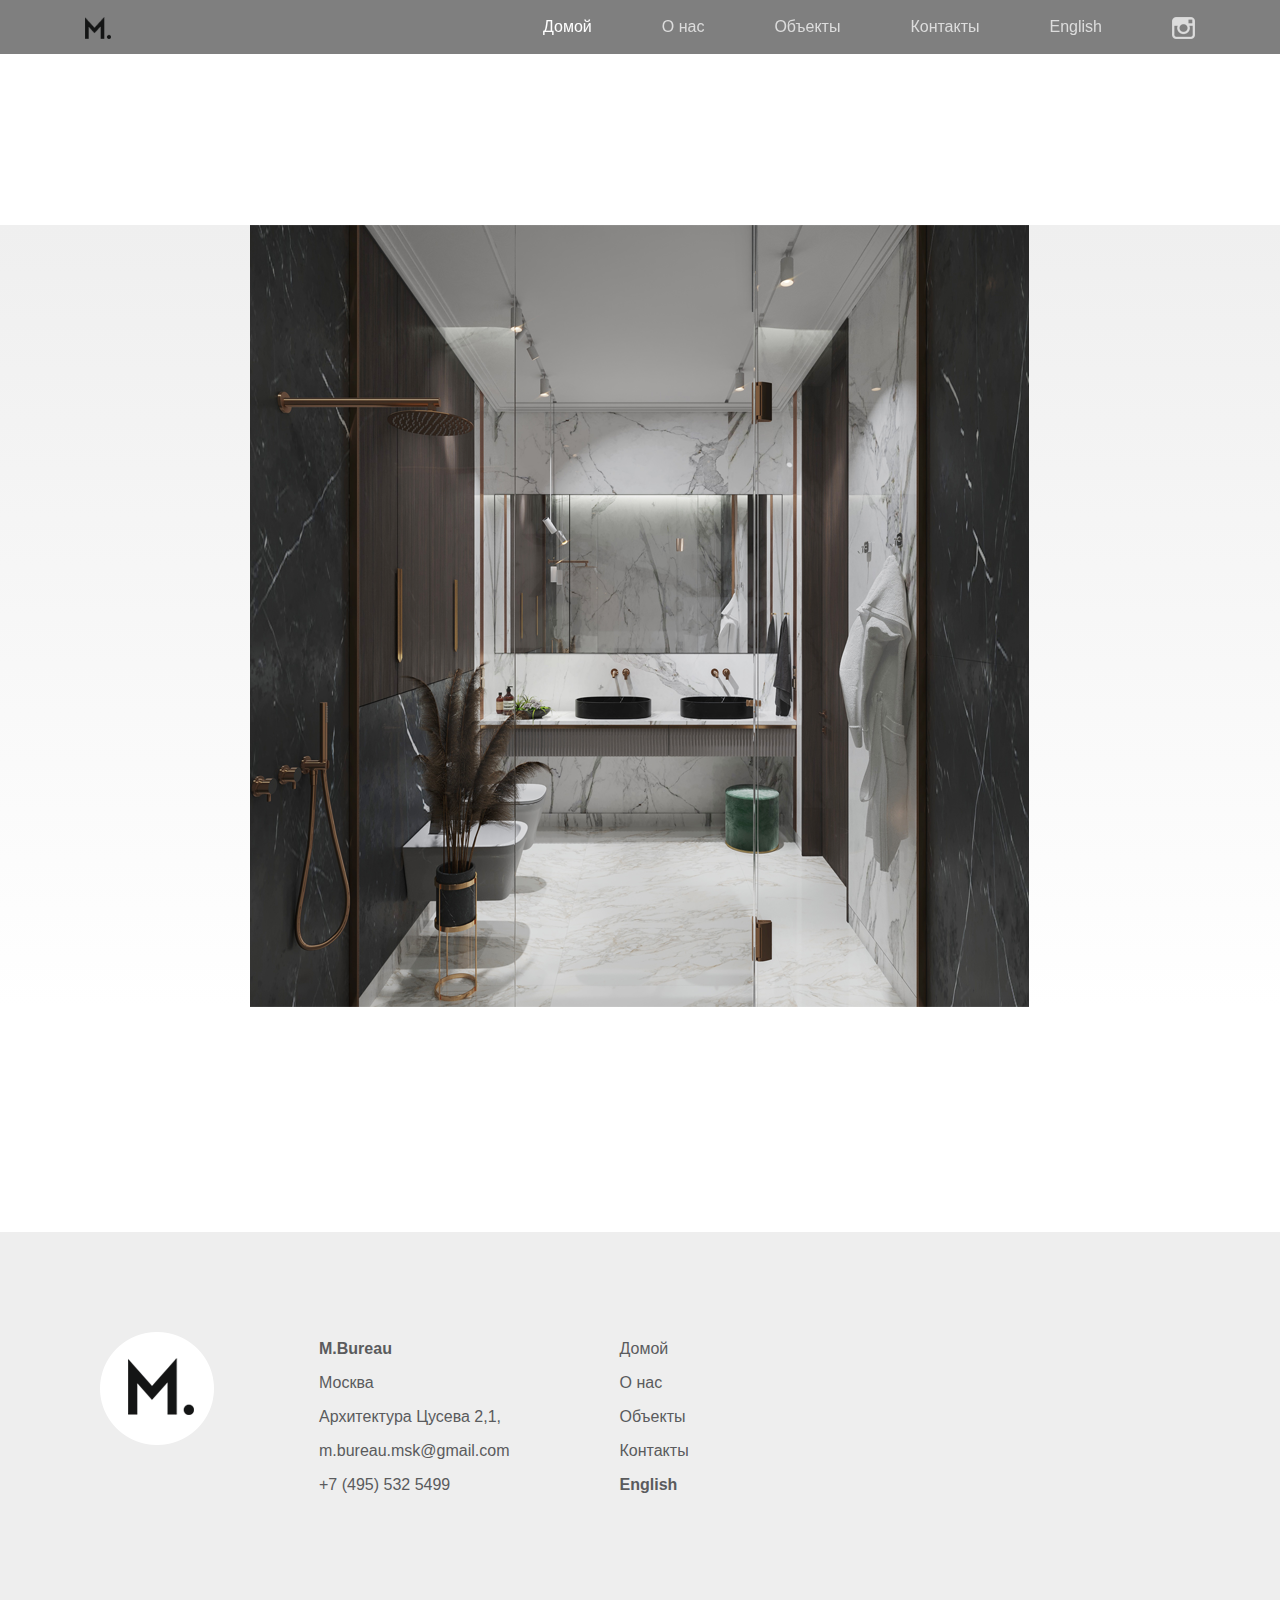
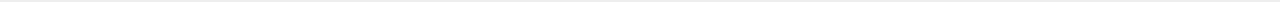
<file: m.bureu/index.html>
<!DOCTYPE html>
<html lang="en">
    <head>
		<meta charset="UTF-8">
		<meta name="viewport" content="width=device-width, initial-scale=1.0, maximum-scale=1.0">
        <title>M.Bureu</title>

        <script src="https://code.jquery.com/jquery-3.4.1.min.js"
            integrity="sha256-CSXorXvZcTkaix6Yvo6HppcZGetbYMGWSFlBw8HfCJo="
            crossorigin="anonymous">
        </script>
        

        <!-- Bootstrap -->
        <link rel="stylesheet" href="assets/css/bootstrap/bootstrap.min.css">
        <link rel="stylesheet" href="assets/css/bootstrap/bootstrap-grid.min.css">
        <link rel="stylesheet" href="assets/css/bootstrap/bootstrap-reboot.min.css">
        <script src="assets/js/bootstrap/bootstrap.min.js"></script>
        <script src="assets/js/bootstrap/bootstrap.bundle.min.js"></script>
        <!-- Bootstrap -->
        <!-- Photobox -->
        <link rel="stylesheet" href="assets/css/photobox/photobox.css">
        <link rel="stylesheet" href="assets/css/photobox/photobox.ie.css">
        <script src="assets/js/photobox/jquery.photobox.js"></script>
        <!-- Photobox -->
        <link rel="stylesheet" href="assets/css/main.css">
        <link rel="stylesheet" href="assets/css/media.css">

        <script src="assets/js/common.js"></script>
    </head>
    <body>
        <header>
            <div class="container">
                <div class="header">
                    <div class="header__logo-wrapper">
                        <a href=""><img src="img/logo_full.png" alt="М."></a>
                    </div>
                    <div class="header__menu-wrapper">
                        <ul>
                            <li class="active"><a href="index.html">Домой</a></li>
                            <li><a href="about-us.html">О нас</a></li>
                            <li><a href="work.html">Объекты</a></li>
                            <li><a href="contacts.html">Контакты</a></li>
                            <li><a href="#">English</a></li>
                            <li><a href="#"><img src="img/instagram.png" alt="insta"></a></li>
                        </ul>
                    </div>
                    <div class="header__hamburder-wrapper">
                        <p></p>
                        <p></p>
                        <p></p>
                    </div>
                </div>
            </div>
            <div class="mobile-menu">
                <ul>
                    <li>
                        <a href="index.html">Домой</a>
                    </li>
                    <li>
                        <a href="about-us.html">О нас</a>
                    </li>
                    <li>
                        <a href="work.html">Объекты</a>
                    </li>
                    <li>
                        <a href="contacts.html">Контакты</a>
                    </li>
                    <li>
                        <a href=""><b>english</b></a>
                    </li>
                    
                </ul>
            </div>
        </header>

        <section style="height: 25vh;"></section>
        <section style="background: linear-gradient(to bottom, rgba(239,239,239,1) 0%,rgba(255,255,255,1) 100%);">
            <img src="img/interier.png" alt="" style="margin: 0 auto; display: block; max-width: 100%;">
        </section>
        <section style="height: 25vh;"></section>

        <footer>
            <div class="container">
                <div class="col-md-12">
                    <div class="footer">
                        <div class="footer__logo-wrapper">
                            <img src="img/logo_footer.png" alt="">
                        </div>
                        <div class="footer__contacts-wrapper">
                            <ul>
                                <li><b>M.Bureau</b></li>
                                <li>Москва</li>
                                <li>Архитектура Цусева 2,1,</li>
                                <li>m.bureau.msk@gmail.com</li>
                                <li>+7 (495) 532 5499</li>
                            </ul>
                        </div>
                        <div class="footer__menu-wrapper">
                            <ul>
                                <li>
                                    <a href="#">Домой</a>
                                </li>
                                <li>
                                    <a href="#">О нас</a>
                                </li>
                                <li>
                                    <a href="#">Объекты</a>
                                </li>
                                <li>
                                    <a href="#">Контакты</a>
                                </li>
                                <li>
                                    <a href="#"><b>English</b></a>
                                </li>
                            </ul>
                        </div>
                    </div>
                </div>
            </div>
        </footer>
    </body>
</html>
</file>
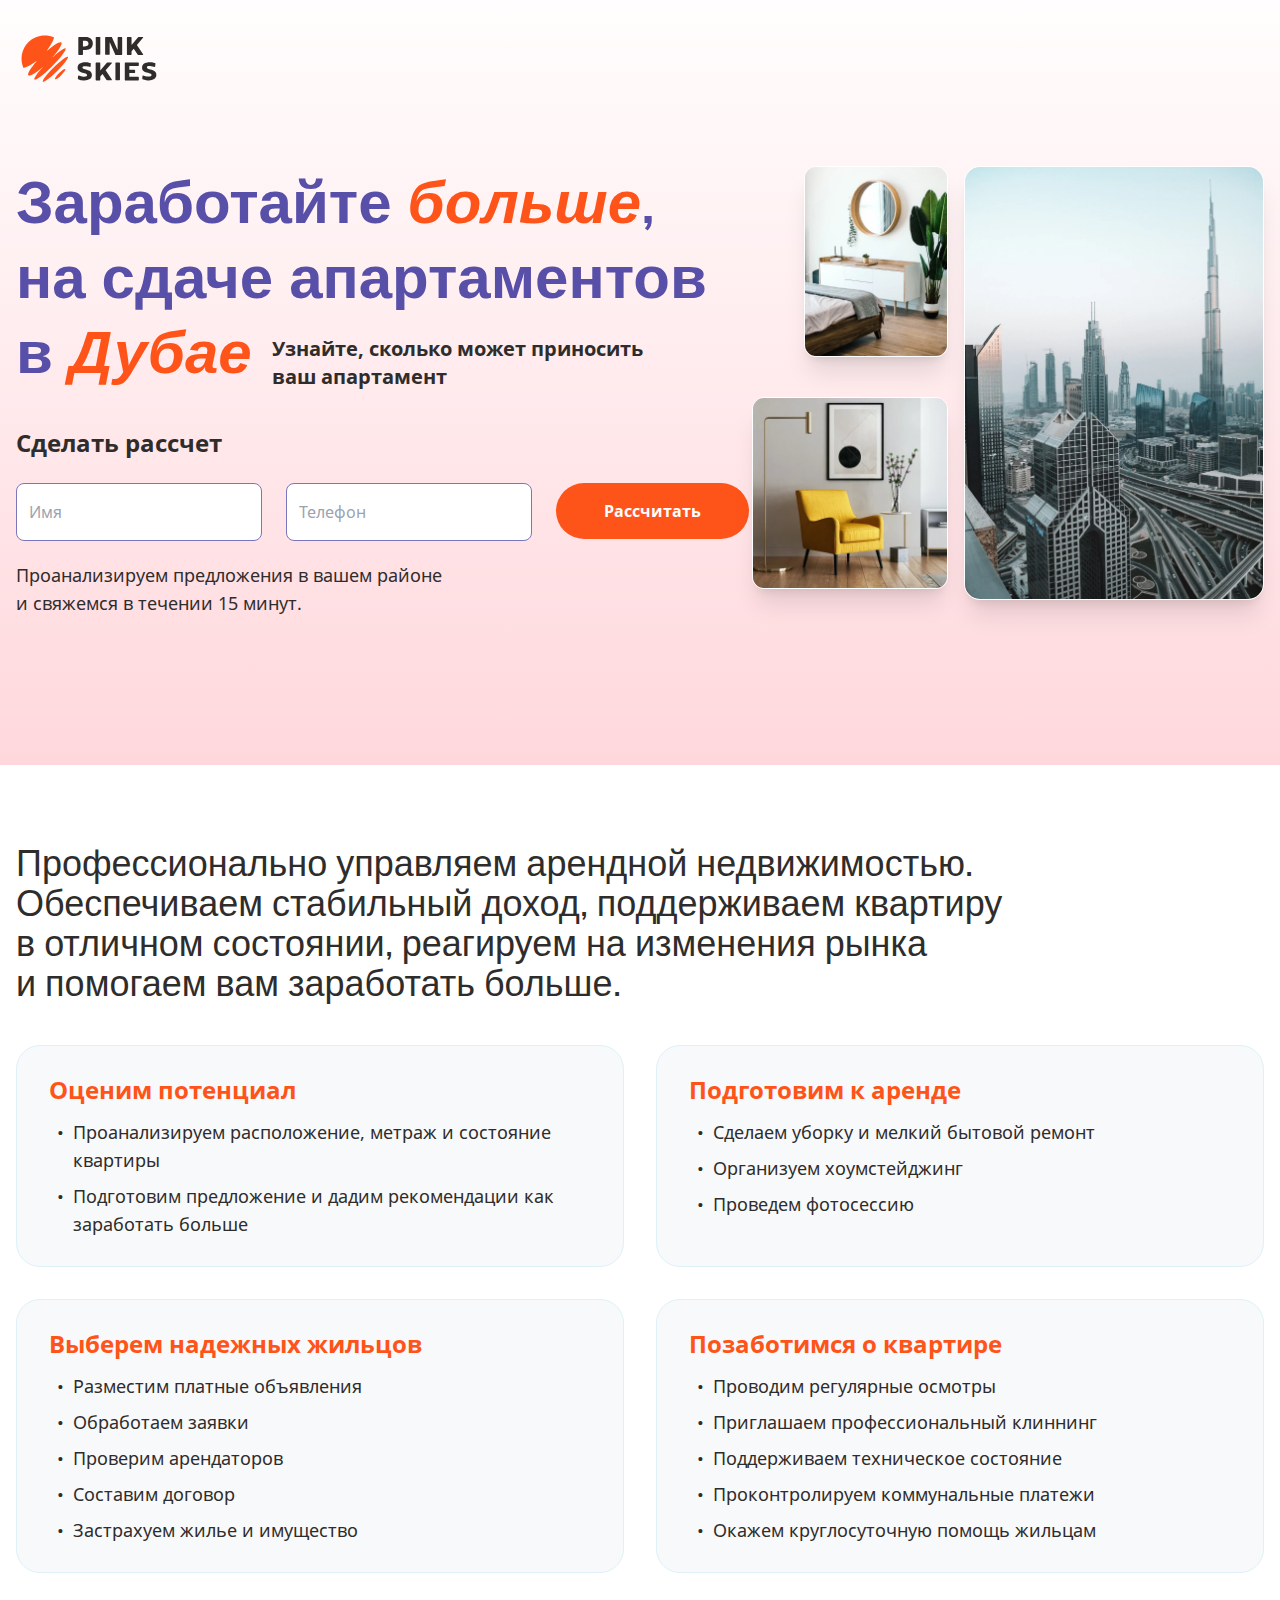
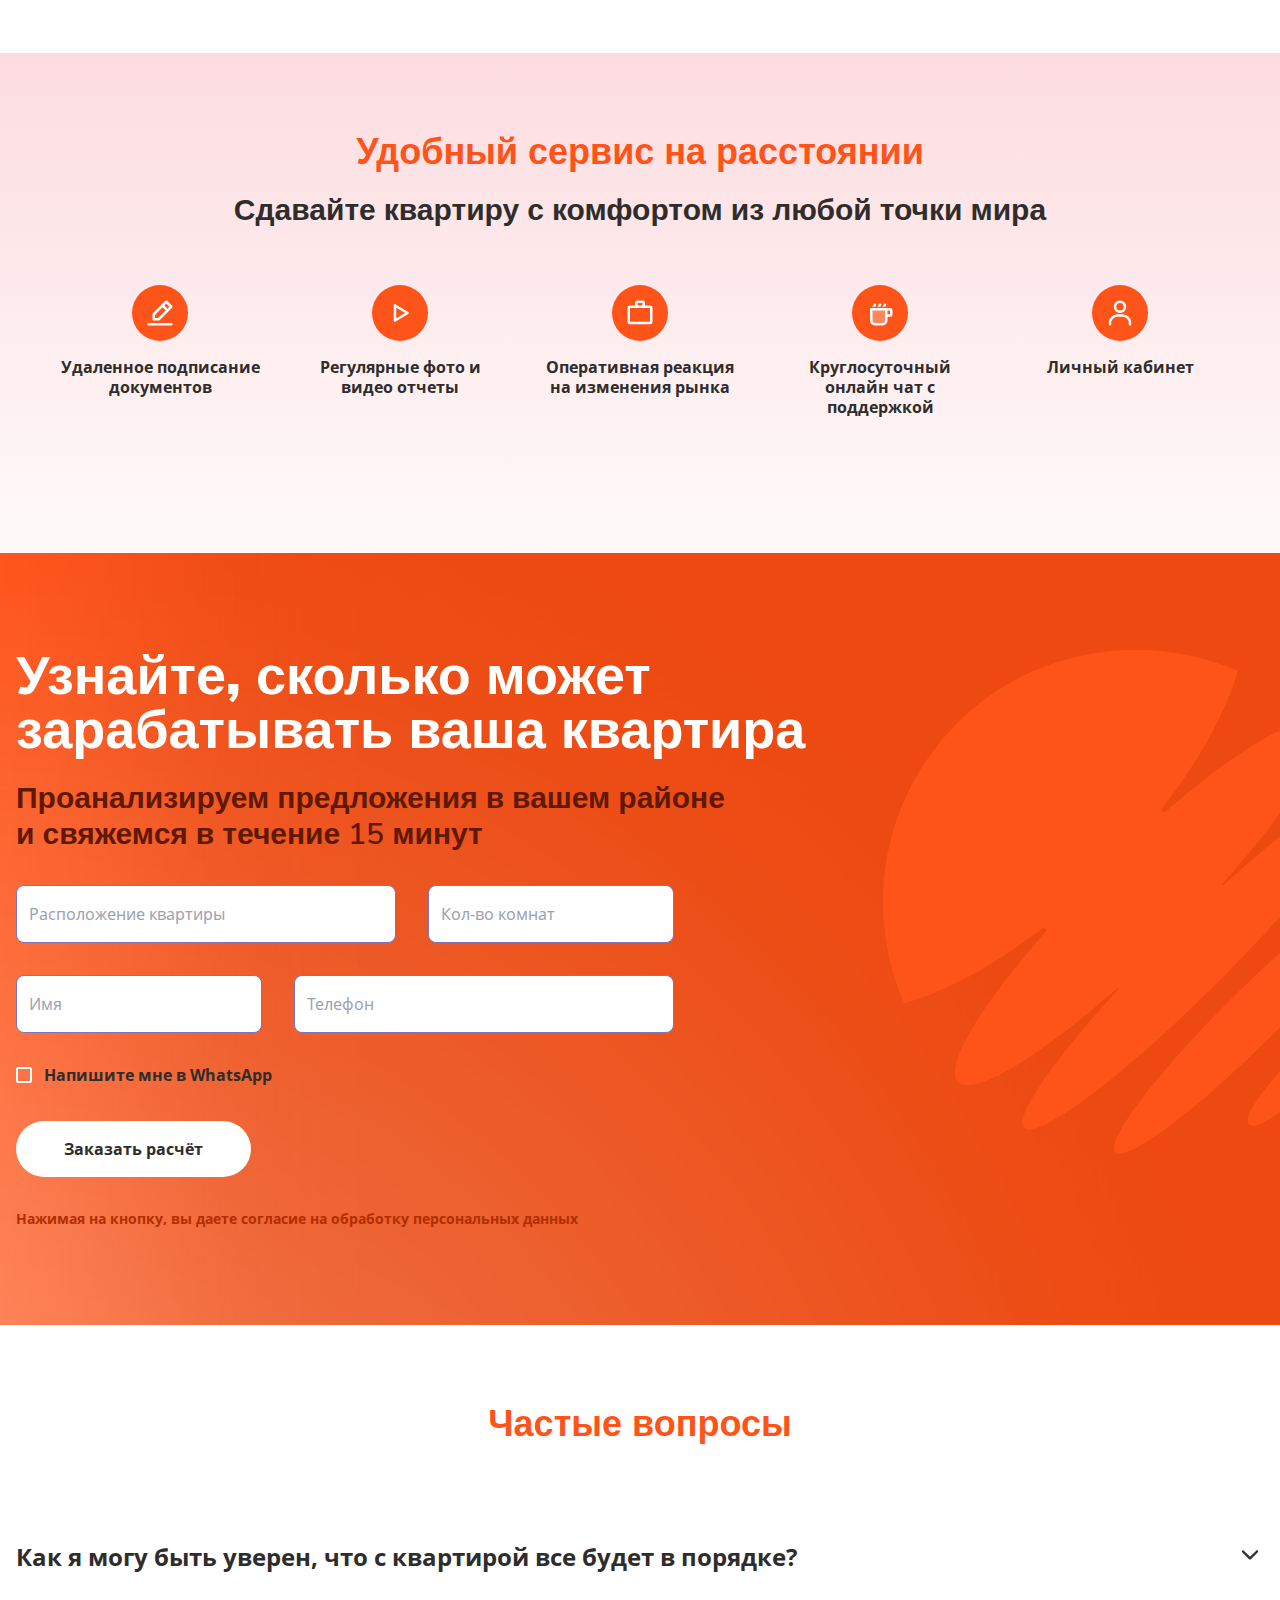
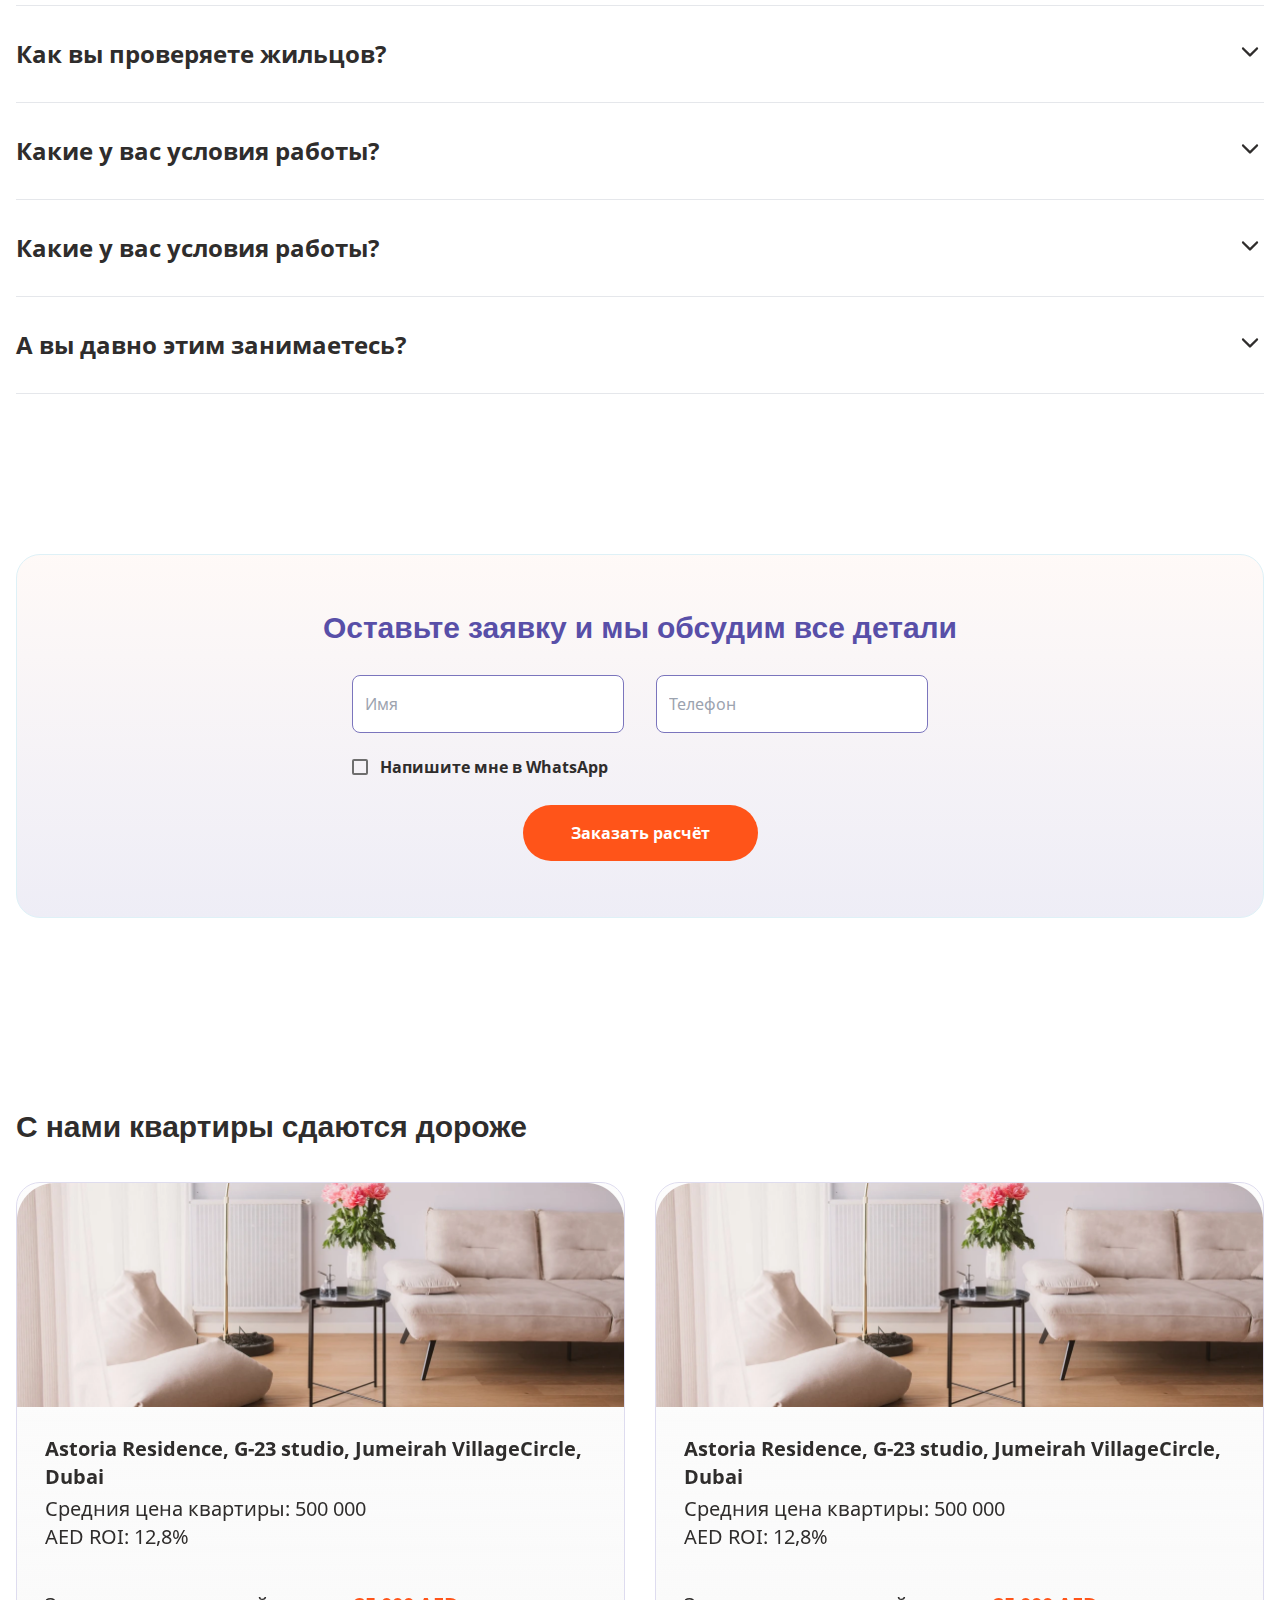
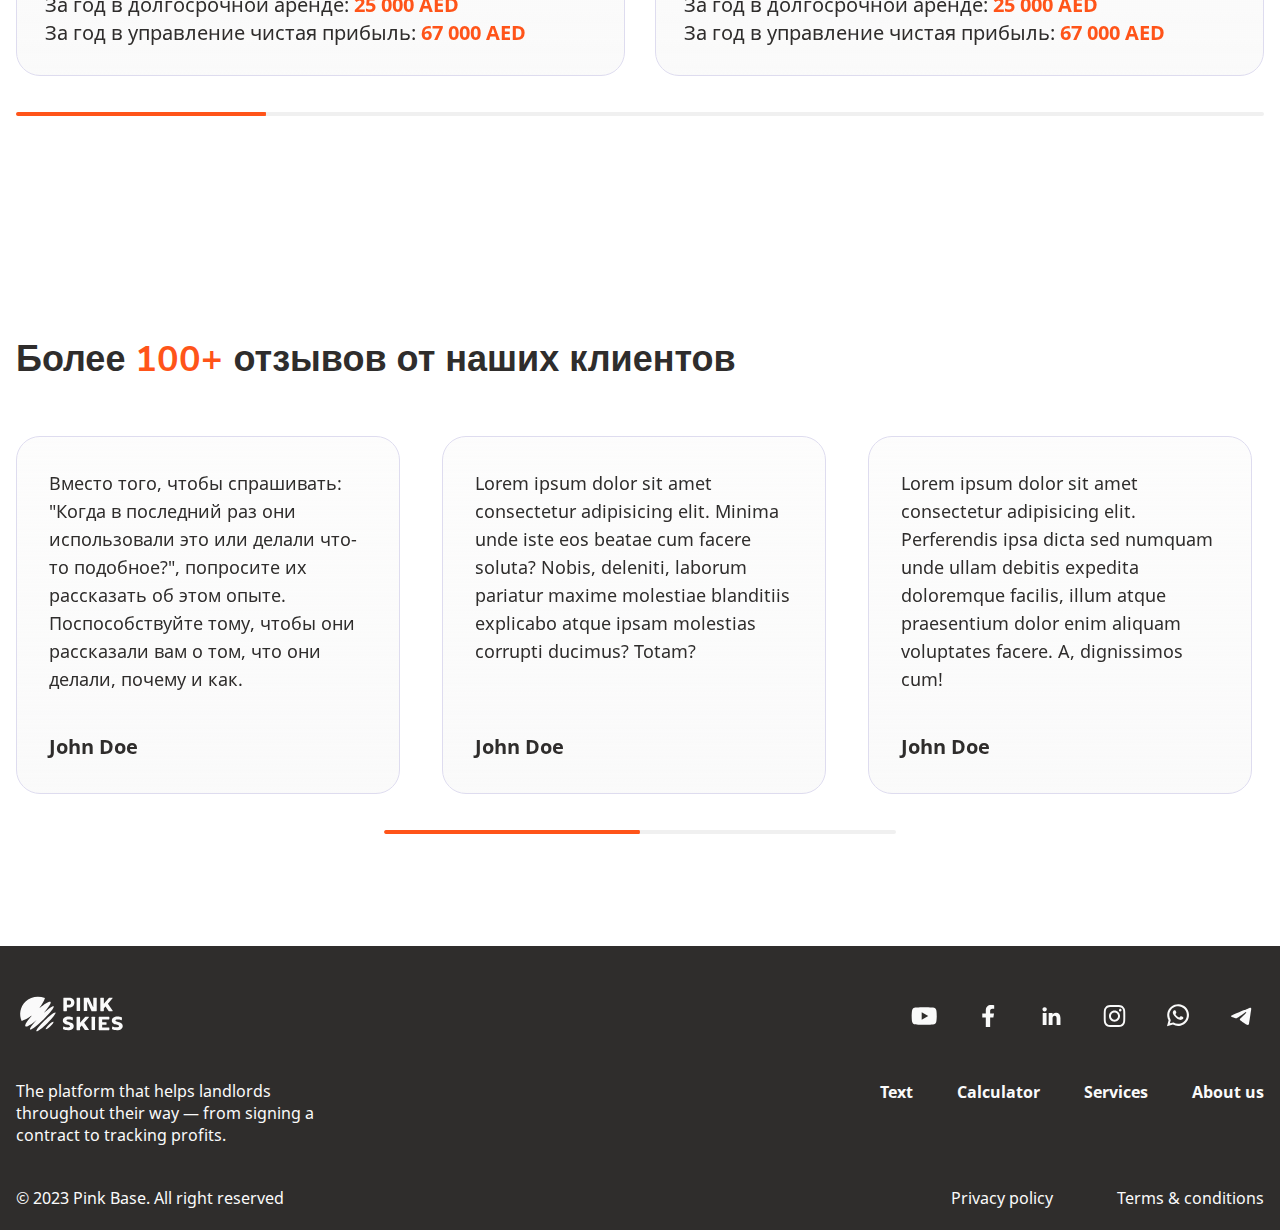
<file: PinkSkies/index.html>
<!doctype html>
<html lang="en">

<head>
  <meta charset="UTF-8" />
  <link rel="icon" type="image/svg+xml" href="/PinkSkies/vite.svg" />
  <meta name="viewport" content="width=device-width, initial-scale=1.0" />
  <title>PinkSkies</title>

  <script type="module" crossorigin src="/PinkSkies/assets/index-4wvhhVUG.js"></script>
  <link rel="stylesheet" crossorigin href="/PinkSkies/assets/index-dcdwh8Il.css">
</head>

<body>

  <div class="bg-gradient-to-t from-[#ff849352] to-[#fffafa52]">
    <header>
      <div class="container">
        <div class="col-span-12 py-6 md:col-span-2 md:py-8">
          <div class="flex items-center justify-center md:justify-start">
            <img src="/PinkSkies/assets/logo-default-dAfozGKZ.svg" alt="PinkSkies">
          </div>
        </div>
      </div>
    </header>

    <section id="section-hero" class="md:pt-12 md:pb-32">
      <div class="container">
        <div class="col-span-4 md:col-span-2 md:order-2">
          <div class="flex flex-col items-end h-full gap-5 md:gap-10 xl:h-auto">
            <img class="object-cover h-full border border-white shadow-xl rounded-xl xl:h-auto lg:max-w-[144px]"
              src="/PinkSkies/assets/preview-1-BcH7bDMJ.webp" alt="room-1">
            <img class="object-cover h-full border border-white shadow-xl rounded-xl xl:h-auto lg:max-w-[196px]"
              src="/PinkSkies/assets/preview-2-qCsl9joV.webp" alt="room-2">
          </div>
        </div>
        <div class="col-span-8 md:col-span-3 md:order-2">
          <img class="object-cover h-full border border-white shadow-xl xl:h-auto rounded-2xl"
            src="/PinkSkies/assets/preview-3-XODRcyKG.webp" alt="city">
        </div>

        <div class="col-span-12 py-5 md:col-span-7 md:pt-0">
          <div class="relative space-y-6 text-center md:text-left">
            <h1 class="text-3xl font-bold text-purple lg:text-6xl md:font-semibold font-nunito xl:leading-tight">
              Заработайте
              <span class="italic font-extrabold text-orange">больше</span>,
              на сдаче апартаментов в <span class="italic font-extrabold text-orange">Дубае</span>
            </h1>

            <div class="relative xl:absolute xl:bottom-0 xl:ml-64 md:max-w-[400px]">
              <span class="text-base font-semibold md:text-xl">Узнайте, сколько может приносить ваш апартамент</span>
            </div>
          </div>

          <div class="mt-6 text-2xl font-semibold text-center md:text-left lg:mt-9">Cделать рассчет</div>

          <form id="calculationForm" class="mt-6 space-y-5">
            <div class="flex flex-col space-y-5 xl:flex-row xl:space-y-0">
              <div class="flex flex-col gap-6 lg:flex-row">
                <div class="form-group">
                  <input id="calculationName" class="form-input" type="text" placeholder="Имя" required>
                </div>
                <div class="form-group">
                  <input id="calculationPhone" class="form-input" type="text" placeholder="Телефон" required>
                </div>
              </div>
              <div class="flex justify-center md:justify-normal xl:ml-6">
                <button class="btn btn-primary h-fit" type="submit">
                  Рассчитать
                </button>
              </div>
            </div>
            <p class="text-base md:text-lg text-center md:text-left max-w-[438px]">
              Проанализируем предложения в вашем районе и свяжемся в течении 15 минут.
            </p>
          </form>
        </div>
      </div>
    </section>
  </div>

  <section id="section-benefits" class="py-5 md:py-20">
    <div class="container">
      <div class="col-span-12">
        <div class="mb-7 md:mb-10 text-xl md:text-4xl font-nunito leading-tight max-w-[1070px]">
          Профессионально управляем арендной недвижимостью. Обеспечиваем стабильный доход, поддерживаем квартиру
          в отличном состоянии, реагируем на изменения рынка и помогаем вам заработать больше.
        </div>
        <div class="grid grid-cols-1 gap-8 md:grid-cols-2">
          <!-- Benefits in loop -->
          <!-- Benefit -->
          <div class="py-3 px-4 md:py-7 md:px-8 bg-[#F8F9FA] border-[#DEF1F7] border rounded-3xl">
            <div class="mb-3 text-xl font-semibold text-orange md:text-2xl">Оценим потенциал</div>
            <div class="flex">
              <ul class="list list-default">
                <li>Проанализируем расположение, метраж и состояние квартиры</li>
                <li>Подготовим предложение и дадим рекомендации как заработать больше</li>
              </ul>
            </div>
          </div>
          <!-- Benefit -->
          <div class="py-3 px-4 md:py-7 md:px-8 bg-[#F8F9FA] border-[#DEF1F7] border rounded-3xl">
            <div class="mb-3 text-xl font-semibold text-orange md:text-2xl">Подготовим к аренде</div>
            <div class="flex">
              <ul class="list list-default">
                <li>Сделаем уборку и мелкий бытовой ремонт</li>
                <li>Организуем хоумстейджинг</li>
                <li>Проведем фотосессию</li>
              </ul>
            </div>
          </div>
          <!-- Benefit -->
          <div class="py-3 px-4 md:py-7 md:px-8 bg-[#F8F9FA] border-[#DEF1F7] border rounded-3xl">
            <div class="mb-3 text-xl font-semibold text-orange md:text-2xl">Выберем надежных жильцов</div>
            <div class="flex">
              <ul class="list list-default">
                <li>Разместим платные объявления</li>
                <li>Обработаем заявки</li>
                <li>Проверим арендаторов</li>
                <li>Составим договор</li>
                <li>Застрахуем жилье и имущество</li>
              </ul>
            </div>
          </div>
          <!-- Benefit -->
          <div class="py-3 px-4 md:py-7 md:px-8 bg-[#F8F9FA] border-[#DEF1F7] border rounded-3xl">
            <div class="mb-3 text-xl font-semibold text-orange md:text-2xl">Позаботимся о квартире</div>
            <div class="flex">
              <ul class="list list-default">
                <li>Проводим регулярные осмотры</li>
                <li>Приглашаем профессиональный клиннинг</li>
                <li>Поддерживаем техническое состояние</li>
                <li>Проконтролируем коммунальные платежи</li>
                <li>Окажем круглосуточную помощь жильцам</li>
              </ul>
            </div>
          </div>
        </div>
      </div>
    </div>
  </section>

  <section id="section-service" class="py-5 md:py-20 bg-gradient-to-t from-[#fffafa] to-[#fcdce0]">
    <div class="container">
      <div class="col-span-12">
        <div class="text-center font-nunito">
          <h2 class="mb-2 text-3xl font-black text-orange md:text-4xl md:mb-5">Удобный сервис на расстоянии</h2>
          <h3 class="text-xl font-semibold text-text md:text-3xl">
            Сдавайте квартиру с комфортом из любой точки мира
          </h3>
        </div>
        <div class="flex flex-wrap items-start justify-center gap-8 mt-8 md:flex-nowrap md:mt-14 pb-14">
          <!-- Service in loop -->
          <!-- Service -->
          <div class="flex flex-col items-center justify-start gap-4 max-w-52 md:w-full">
            <div
              class="flex items-center justify-center text-3xl font-semibold text-white rounded-full w-14 h-14 bg-orange">
              <span class="icon-[line-md--edit]"></span>
            </div>
            <div class="text-base font-semibold leading-tight text-center text-text">
              Удаленное подписание документов
            </div>
          </div>
          <!-- Service -->
          <div class="flex flex-col items-center justify-start gap-4 max-w-52 md:w-full">
            <div
              class="flex items-center justify-center text-3xl font-semibold text-white rounded-full w-14 h-14 bg-orange">
              <span class="icon-[line-md--play]"></span>
            </div>
            <div class="text-base font-semibold leading-tight text-center text-text">
              Регулярные фото и видео отчеты
            </div>
          </div>
          <!-- Service -->
          <div class="flex flex-col items-center justify-start gap-4 max-w-52 md:w-full">
            <div
              class="flex items-center justify-center text-3xl font-semibold text-white rounded-full w-14 h-14 bg-orange">
              <span class="icon-[line-md--briefcase]"></span>
            </div>
            <div class="text-base font-semibold leading-tight text-center text-text">
              Оперативная реакция на изменения рынка
            </div>
          </div>
          <!-- Service -->
          <div class="flex flex-col items-center justify-start gap-4 max-w-52 md:w-full">
            <div
              class="flex items-center justify-center text-3xl font-semibold text-white rounded-full w-14 h-14 bg-orange">
              <span class="icon-[line-md--coffee-twotone-loop]"></span>
            </div>
            <div class="text-base font-semibold leading-tight text-center text-text">
              Круглосуточный онлайн чат с поддержкой
            </div>
          </div>
          <!-- Service -->
          <div class="flex flex-col items-center justify-start gap-4 max-w-52 md:w-full">
            <div
              class="flex items-center justify-center text-3xl font-semibold text-white rounded-full w-14 h-14 bg-orange">
              <span class="icon-[line-md--account]"></span>
            </div>
            <div class="text-base font-semibold leading-tight text-center text-text">
              Личный кабинет
            </div>
          </div>
        </div>
      </div>
    </div>
  </section>

  <section id="section-feedback" class="py-5 md:py-24 bg-orange radial-gradients">
    <div class="container relative z-10">

      <div class="absolute top-0 z-0 -right-32">
        <div class="flex items-center justify-center h-full">
          <img src="data:image/svg+xml,%3csvg%20width='525'%20height='523'%20viewBox='0%200%20525%20523'%20fill='none'%20xmlns='http://www.w3.org/2000/svg'%3e%3cpath%20d='M282.538%20162.555C280.343%20163.646%20278.147%20161.465%20279.245%20159.283C316.57%20111.294%20342.916%2063.3055%20354.992%2021.8606C261.681%20-18.4936%20149.707%20-1.04314%2073.9603%2074.2121C-1.78648%20150.558%20-19.351%20261.805%2021.2669%20354.511C62.9825%20342.513%20111.285%20316.338%20159.587%20279.255C161.783%20278.165%20163.978%20280.346%20162.88%20282.527C101.405%20352.329%2059.6892%20416.678%2075.0581%20433.038C90.427%20448.307%20156.294%20407.953%20234.236%20339.241C235.334%20338.151%20236.432%20339.241%20235.334%20340.332C170.565%20411.225%20131.045%20467.939%20140.925%20478.845C154.098%20491.933%20240.823%20427.584%20334.134%20333.788C427.445%20241.082%20493.312%20154.921%20480.139%20141.833C469.161%20130.926%20412.076%20171.28%20340.721%20235.629C339.623%20236.72%20338.525%20235.629%20339.623%20234.538C408.783%20157.102%20449.401%2091.6626%20434.032%2076.3934C418.663%2061.1242%20352.796%20101.478%20282.538%20162.555Z'%20fill='%23FF5419'/%3e%3cpath%20d='M409.882%20409.044C379.144%20439.583%20359.384%20469.03%20365.971%20475.574C372.557%20482.118%20402.197%20462.486%20432.935%20431.948C463.673%20401.41%20483.433%20371.962%20476.846%20365.418C470.26%20358.874%20440.62%20377.415%20409.882%20409.044Z'%20fill='%23FF5419'/%3e%3cpath%20d='M388.382%20387.105C463.834%20312.142%20516.312%20242.741%20505.594%20232.093C494.876%20221.445%20425.022%20273.582%20349.57%20348.545C274.118%20423.507%20221.64%20492.908%20232.358%20503.556C243.075%20514.204%20312.93%20462.067%20388.382%20387.105Z'%20fill='%23FF5419'/%3e%3c/svg%3e" alt="sphere">
        </div>
      </div>

      <div class="z-10 col-span-12 lg:col-span-8">
        <div class="space-y-6 leading-tight text-center font-nunito md:text-left">
          <h2 class="text-white text-3xl md:text-[54px] md:leading-[54px] font-black">Узнайте, сколько может
            зарабатывать ваша квартира</h2>
          <h3 class="text-[#601900] text-xl md:text-3xl font-semibold ">Проанализируем предложения в вашем районе
            и свяжемся в течение 15 минут</h3>
        </div>
        <form id="analysisForm" class="mt-8 space-y-8">
          <div class="flex flex-col gap-4 form-row md:flex-row md:gap-8">
            <div class="form-group  md:max-w-[380px] md:w-full">
              <input id="analysisPosition" required class="form-input" type="text" placeholder="Расположение квартиры">
            </div>
            <div class="form-group">
              <input id="analysisCount" required class="form-input" type="number" placeholder="Кол-во комнат">
            </div>
          </div>
          <div class="flex flex-col gap-4 form-row md:flex-row md:gap-8">
            <div class="form-group">
              <input id="analysisName" required class="form-input" type="text" placeholder="Имя">
            </div>
            <div class="form-group  md:max-w-[380px] md:w-full">
              <input id="analysisPhone" required class="form-input" type="phone" placeholder="Телефон">
            </div>
          </div>
          <div class="form-row">
            <input id="analysisWhatsapp" required class="checkbox" type="checkbox">
            <label for="analysisWhatsapp">Напишите мне в WhatsApp</label>
          </div>
          <div class="flex justify-center from-row md:justify-start">
            <button class="btn btn-light">Заказать раcчёт</button>
          </div>

          <div class="text-sm font-semibold text-center text-orange-dark md:text-left">Нажимая на кнопку, вы даете
            согласие на обработку персональных данных</div>
        </form>
      </div>
    </div>
  </section>

  <section id="section-questions" class="py-5 space-y-10 md:py-20 md:space-y-40">
    <div class="container">
      <div class="col-span-12">
        <h2 class="mb-5 text-3xl font-bold text-center text-orange md:text-4xl font-nunito md:mb-16">Частые вопросы</h2>

        <div class="flex flex-col">
          <div class="accordion">
            <div class="accordion__header">
              <span>Как я могу быть уверен, что с квартирой все будет в порядке?</span>
            </div>
            <div class="accordion__body">
              Lorem, ipsum dolor sit amet consectetur adipisicing elit. Possimus aliquid omnis consequatur, aliquam
              perferendis quasi labore nisi exercitationem, eaque, debitis animi perspiciatis maxime explicabo. Quis non
              dignissimos saepe provident cumque?
            </div>
          </div>
          <div class="accordion">
            <div class="accordion__header">
              <span>Как вы проверяете жильцов?<span>
            </div>
            <div class="accordion__body">
              Lorem ipsum dolor sit amet consectetur adipisicing elit. Libero, harum? Dolorem veritatis iure animi
              asperiores, amet, minima officia distinctio neque, a excepturi quibusdam quisquam assumenda. Reiciendis,
              nam voluptas. Ducimus, harum.
              Laboriosam eos aperiam qui. Eveniet repellendus quis reiciendis voluptate facere adipisci officiis.
              Repellendus dolore expedita reprehenderit pariatur, praesentium provident animi officia ut ipsum quis
              tempore rem laudantium et nisi unde.
            </div>
          </div>
          <div class="accordion">
            <div class="accordion__header">
              <span>Какие у вас условия работы?</span>
            </div>
            <div class="accordion__body">
              Lorem ipsum dolor sit amet consectetur adipisicing elit. Nisi unde soluta nulla harum nihil animi sed, nam
              eligendi eaque necessitatibus fugiat. Vitae pariatur culpa quia nesciunt distinctio, ipsum accusamus
              dolores!
            </div>
          </div>
          <div class="accordion">
            <div class="accordion__header">
              <span>Какие у вас условия работы?</span>
            </div>
            <div class="accordion__body">
              Lorem ipsum dolor sit amet consectetur adipisicing elit. A illo tempora voluptatem, recusandae iste,
              dolorum, quibusdam eveniet sapiente id dolore ipsa laborum. Iure id, iste ratione consequuntur esse
              dignissimos ad.
              Dolor corporis quidem beatae aliquid necessitatibus animi sequi officiis voluptates id? Iure, culpa
              debitis ut recusandae hic accusantium cum, commodi explicabo dicta architecto, nam eaque maxime maiores
              corporis sint in.
              Eos magnam aut neque, qui consequuntur dolorem soluta veritatis ducimus rem temporibus fuga minima, nulla
              voluptatum debitis ex. Dolor quibusdam nulla quam consequatur iure incidunt molestiae deserunt amet
              quaerat quis!
            </div>
          </div>
          <div class="accordion">
            <div class="accordion__header">
              <span>А вы давно этим занимаетесь?</span>
            </div>
            <div class="accordion__body">
              Lorem ipsum dolor sit amet consectetur adipisicing elit. Quisquam asperiores laudantium magni quod totam
              facilis blanditiis? Fuga est culpa dicta repudiandae aut eius, tempora minima natus velit enim neque
              asperiores?
            </div>
          </div>
        </div>
      </div>
    </div>

    <div class="container">
      <div class="col-span-12">
        <div
          class="flex flex-col justify-center items-center py-14 px-5 border border-[#DEF1F7] rounded-3xl bg-gradient-to-b from-[#fbc9b31a] to-[#584fa81a]">
          <h3 class="mb-4 text-xl font-semibold text-center text-purple md:text-3xl font-nunito md:mb-7">Оставьте заявку
            и мы обсудим все детали</h3>
          <form id="applicationForm" class="flex flex-col items-center justify-center w-full max-w-xl gap-4 md:gap-6">
            <div class="grid w-full grid-cols-1 gap-4 form-row md:grid-cols-2 md:gap-8">
              <div class="form-group">
                <input id="applicationName" class="form-input" type="text" placeholder="Имя">
              </div>
              <div class="form-group">
                <input id="applicationPhone" class="form-input" type="text" placeholder="Телефон">
              </div>
            </div>
            <div class="self-start form-row">
              <input id="applicationWhatsapp" class="checkbox checkbox-dark" type="checkbox">
              <label for="applicationWhatsapp">Напишите мне в WhatsApp</label>
            </div>
            <div class="flex justify-center from-row md:justify-start">
              <button class="btn btn-primary">Заказать раcчёт</button>
            </div>
          </form>
        </div>
      </div>
    </div>
  </section>

  <section id="section-gallery" class="py-5 overflow-hidden md:py-28">
    <div class="container">
      <div class="col-span-12">
        <h2 class="mb-5 text-xl font-semibold text-text md:text-3xl md:mb-9 font-nunito">С нами квартиры сдаются дороже
        </h2>

        <div id="gallerySwiper" class="swiper md:!overflow-visible">
          <div class="swiper-wrapper">
            <!-- Slides in loop -->
            <div class="swiper-slide">
              <div class="card room-card">
                <div class="room-card__image">
                  <img src="/PinkSkies/assets/room-0i_nNzhC.webp" alt="room">
                </div>
                <div class="room-card__body">
                  <div class="room-card__title">Astoria Residence, G-23 studio, Jumeirah VillageCircle, Dubai</div>
                  <div class="room-card__description">
                    Средния цена квартиры: 500 000 <br>
                    AED ROI: 12,8%
                  </div>
                  <div class="room-card__numbers">
                    За год в долгосрочной аренде: <span>25 000 AED</span> <br>
                    За год в управление чистая прибыль: <span>67 000 AED</span>
                  </div>
                </div>
              </div>
            </div>
            <div class="swiper-slide">
              <div class="card room-card">
                <div class="room-card__image">
                  <img src="/PinkSkies/assets/room-0i_nNzhC.webp" alt="room">
                </div>
                <div class="room-card__body">
                  <div class="room-card__title">Astoria Residence, G-23 studio, Jumeirah VillageCircle, Dubai</div>
                  <div class="room-card__description">
                    Средния цена квартиры: 500 000 <br>
                    AED ROI: 12,8%
                  </div>
                  <div class="room-card__numbers">
                    За год в долгосрочной аренде: <span>25 000 AED</span> <br>
                    За год в управление чистая прибыль: <span>67 000 AED</span>
                  </div>
                </div>
              </div>
            </div>
            <div class="swiper-slide">
              <div class="card room-card">
                <div class="room-card__image">
                  <img src="/PinkSkies/assets/room-0i_nNzhC.webp" alt="room">
                </div>
                <div class="room-card__body">
                  <div class="room-card__title">Astoria Residence, G-23 studio, Jumeirah VillageCircle, Dubai</div>
                  <div class="room-card__description">
                    Средния цена квартиры: 500 000 <br>
                    AED ROI: 12,8%
                  </div>
                  <div class="room-card__numbers">
                    За год в долгосрочной аренде: <span>25 000 AED</span> <br>
                    За год в управление чистая прибыль: <span>67 000 AED</span>
                  </div>
                </div>
              </div>
            </div>
            <div class="swiper-slide">
              <div class="card room-card">
                <div class="room-card__image">
                  <img src="/PinkSkies/assets/room-0i_nNzhC.webp" alt="room">
                </div>
                <div class="room-card__body">
                  <div class="room-card__title">Astoria Residence, G-23 studio, Jumeirah VillageCircle, Dubai</div>
                  <div class="room-card__description">
                    Средния цена квартиры: 500 000 <br>
                    AED ROI: 12,8%
                  </div>
                  <div class="room-card__numbers">
                    За год в долгосрочной аренде: <span>25 000 AED</span> <br>
                    За год в управление чистая прибыль: <span>67 000 AED</span>
                  </div>
                </div>
              </div>
            </div>
            <div class="swiper-slide">
              <div class="card room-card">
                <div class="room-card__image">
                  <img src="/PinkSkies/assets/room-0i_nNzhC.webp" alt="room">
                </div>
                <div class="room-card__body">
                  <div class="room-card__title">Astoria Residence, G-23 studio, Jumeirah VillageCircle, Dubai</div>
                  <div class="room-card__description">
                    Средния цена квартиры: 500 000 <br>
                    AED ROI: 12,8%
                  </div>
                  <div class="room-card__numbers">
                    За год в долгосрочной аренде: <span>25 000 AED</span> <br>
                    За год в управление чистая прибыль: <span>67 000 AED</span>
                  </div>
                </div>
              </div>
            </div>
            <div class="swiper-slide">
              <div class="card room-card">
                <div class="room-card__image">
                  <img src="/PinkSkies/assets/room-0i_nNzhC.webp" alt="room">
                </div>
                <div class="room-card__body">
                  <div class="room-card__title">Astoria Residence, G-23 studio, Jumeirah VillageCircle, Dubai</div>
                  <div class="room-card__description">
                    Средния цена квартиры: 500 000 <br>
                    AED ROI: 12,8%
                  </div>
                  <div class="room-card__numbers">
                    За год в долгосрочной аренде: <span>25 000 AED</span> <br>
                    За год в управление чистая прибыль: <span>67 000 AED</span>
                  </div>
                </div>
              </div>
            </div>
          </div>

          <div id="gallerySwiperPagination" class="progressbar"></div>

        </div>
      </div>
    </div>
  </section>

  <section id="section-reviews" class="py-5 md:py-28">
    <div class="container">
      <div class="col-span-12">
        <h2 class="text-3xl font-bold md:text-4xl font-nunito mb-7 md:mb-14">Более <span class="text-orange">100+</span>
          отзывов от наших клиентов</h2>

        <div id="reviewsSwiper" class="swiper">
          <div class="swiper-wrapper">
            <!-- Slides in loop -->
            <div class="swiper-slide">
              <div class="card review-card">
                <div class="review-card__text">
                  Вместо того, чтобы спрашивать: "Когда в последний раз они использовали это или делали что-то
                  подобное?", попросите их рассказать об этом опыте. Поспособствуйте тому, чтобы они рассказали вам о
                  том, что они делали, почему и как.
                </div>
                <div class="review-card__author">John Doe</div>
              </div>
            </div>
            <div class="swiper-slide">
              <div class="card review-card">
                <div class="review-card__text">
                  Lorem ipsum dolor sit amet consectetur adipisicing elit. Minima unde iste eos beatae cum facere
                  soluta? Nobis, deleniti, laborum pariatur maxime molestiae blanditiis explicabo atque ipsam molestias
                  corrupti ducimus? Totam?
                </div>
                <div class="review-card__author">John Doe</div>
              </div>
            </div>
            <div class="swiper-slide">
              <div class="card review-card">
                <div class="review-card__text">
                  Lorem ipsum dolor sit amet consectetur adipisicing elit. Perferendis ipsa dicta sed numquam unde ullam
                  debitis expedita doloremque facilis, illum atque praesentium dolor enim aliquam voluptates facere. A,
                  dignissimos cum!
                </div>
                <div class="review-card__author">John Doe</div>
              </div>
            </div>
            <div class="swiper-slide">
              <div class="card review-card">
                <div class="review-card__text">
                  Lorem ipsum dolor sit amet consectetur adipisicing elit. Voluptas, placeat odio explicabo reiciendis
                  quas, vero beatae eius officia ab iste maxime quibusdam? Ipsa numquam odit sapiente debitis odio
                  libero eaque.
                </div>
                <div class="review-card__author">John Doe</div>
              </div>
            </div>
          </div>

          <div id="reviewsSwiperPagination" class="max-w-lg mx-auto progressbar"></div>

        </div>

      </div>
    </div>
  </section>

  <footer class="pt-12 pb-5 bg-black text-light">
    <div class="container md:!gap-y-10">
      <!-- Row -->
      <div class="col-span-12 md:col-span-3">
        <a href="#" class="inline-block">
          <img src="/PinkSkies/assets/logo-light-KP-HGEfE.svg" alt="logo-light">
        </a>
      </div>
      <div class="col-span-12 md:col-span-9">
        <div class="flex flex-wrap justify-start gap-5 md:flex-row md:justify-end">
          <a href="#"><img src="data:image/svg+xml,%3csvg%20width='44'%20height='44'%20viewBox='0%200%2044%2044'%20fill='none'%20xmlns='http://www.w3.org/2000/svg'%3e%3cpath%20d='M34.237%2015.9482C33.9498%2014.8682%2033.0999%2014.0162%2032.0187%2013.7242C30.0637%2013.2002%2022.2197%2013.2002%2022.2197%2013.2002C22.2197%2013.2002%2014.3797%2013.2002%2012.4207%2013.7242C11.3434%2014.0122%2010.4936%2014.8642%2010.2024%2015.9482C9.67969%2017.9082%209.67969%2022.0002%209.67969%2022.0002C9.67969%2022.0002%209.67969%2026.0922%2010.2024%2028.0522C10.4896%2029.1322%2011.3395%2029.9842%2012.4207%2030.2762C14.3797%2030.8002%2022.2197%2030.8002%2022.2197%2030.8002C22.2197%2030.8002%2030.0637%2030.8002%2032.0187%2030.2762C33.0959%2029.9882%2033.9458%2029.1362%2034.237%2028.0522C34.7597%2026.0922%2034.7597%2022.0002%2034.7597%2022.0002C34.7597%2022.0002%2034.7597%2017.9082%2034.237%2015.9482Z'%20fill='%23FAFAFA'/%3e%3cpath%20d='M19.7141%2025.7722L26.2295%2022.0002L19.7141%2018.2282V25.7722Z'%20fill='%232F2D2C'/%3e%3c/svg%3e" alt="Youtube"></a>
          <a href="#"><img src="data:image/svg+xml,%3csvg%20width='44'%20height='44'%20viewBox='0%200%2044%2044'%20fill='none'%20xmlns='http://www.w3.org/2000/svg'%3e%3cpath%20d='M27.3839%2023.4321L28.0108%2019.4489H24.149V16.8598C24.149%2015.7707%2024.6882%2014.7064%2026.4122%2014.7064H28.1926V11.3145C27.1558%2011.1492%2026.1081%2011.0597%2025.058%2011.0469C21.8796%2011.0469%2019.8045%2012.9576%2019.8045%2016.4117V19.4489H16.2812V23.4321H19.8045V33.0664H24.149V23.4321H27.3839Z'%20fill='%23FAFAFA'/%3e%3c/svg%3e" alt="Facebook"></a>
          <a href="#"><img src="data:image/svg+xml,%3csvg%20width='43'%20height='44'%20viewBox='0%200%2043%2044'%20fill='none'%20xmlns='http://www.w3.org/2000/svg'%3e%3cpath%20d='M16.5535%2030.916V19.0303H12.6961V30.916H16.5539H16.5535ZM14.6256%2017.4078C15.9705%2017.4078%2016.8078%2016.4952%2016.8078%2015.3546C16.7826%2014.188%2015.9705%2013.3008%2014.6512%2013.3008C13.331%2013.3008%2012.4688%2014.188%2012.4688%2015.3545C12.4688%2016.4951%2013.3057%2017.4077%2014.6003%2017.4077H14.6253L14.6256%2017.4078ZM18.6886%2030.916H22.5457V24.2792C22.5457%2023.9245%2022.5709%2023.5688%2022.6728%2023.3154C22.9515%2022.6054%2023.5862%2021.8704%2024.6521%2021.8704C26.0475%2021.8704%2026.606%2022.9602%2026.606%2024.5582V30.916H30.463V24.1011C30.463%2020.4505%2028.5603%2018.7517%2026.0225%2018.7517C23.9419%2018.7517%2023.0281%2019.9427%2022.5204%2020.7539H22.546V19.0308H18.6888C18.7392%2020.1458%2018.6885%2030.9164%2018.6885%2030.9164L18.6886%2030.916Z'%20fill='%23FAFAFA'/%3e%3c/svg%3e" alt="Linkedin"></a>
          <a href="#"><img src="data:image/svg+xml,%3csvg%20width='43'%20height='44'%20viewBox='0%200%2043%2044'%20fill='none'%20xmlns='http://www.w3.org/2000/svg'%3e%3cpath%20d='M17.9216%2022.0564C17.9216%2020.0296%2019.5264%2018.3862%2021.5065%2018.3862C23.4867%2018.3862%2025.0923%2020.0296%2025.0923%2022.0564C25.0923%2024.0832%2023.4867%2025.7266%2021.5065%2025.7266C19.5264%2025.7266%2017.9216%2024.0832%2017.9216%2022.0564ZM15.9832%2022.0564C15.9832%2025.1788%2018.456%2027.7098%2021.5065%2027.7098C24.5571%2027.7098%2027.0299%2025.1788%2027.0299%2022.0564C27.0299%2018.934%2024.5571%2016.403%2021.5065%2016.403C18.456%2016.403%2015.9832%2018.934%2015.9832%2022.0564ZM25.9577%2016.1789C25.9576%2016.4402%2026.0332%2016.6956%2026.175%2016.913C26.3167%2017.1303%2026.5183%2017.2997%2026.7541%2017.3998C26.9899%2017.4999%2027.2494%2017.5262%2027.4998%2017.4753C27.7502%2017.4244%2027.9803%2017.2987%2028.1609%2017.114C28.3414%2016.9293%2028.4645%2016.6939%2028.5144%2016.4377C28.5643%2016.1814%2028.5388%2015.9157%2028.4412%2015.6743C28.3436%2015.4328%2028.1783%2015.2264%2027.9661%2015.0812C27.7538%2014.9359%2027.5043%2014.8583%2027.249%2014.8582H27.2485C26.9063%2014.8584%2026.5782%2014.9976%2026.3361%2015.2452C26.0941%2015.4928%2025.958%2015.8286%2025.9577%2016.1789ZM17.1609%2031.0181C16.1122%2030.9692%2015.5422%2030.7904%2015.1634%2030.6394C14.6612%2030.4393%2014.3029%2030.2009%2013.9262%2029.8158C13.5494%2029.4308%2013.3162%2029.0644%2013.1216%2028.5503C12.9739%2028.1628%2012.7992%2027.5792%2012.7516%2026.5058C12.6994%2025.3453%2012.689%2024.9966%2012.689%2022.0565C12.689%2019.1164%2012.7003%2018.7687%2012.7516%2017.6072C12.7993%2016.5338%2012.9753%2015.9514%2013.1216%2015.5627C13.3171%2015.0486%2013.55%2014.6819%2013.9262%2014.2963C14.3024%2013.9107%2014.6604%2013.672%2015.1634%2013.4727C15.542%2013.3216%2016.1122%2013.1428%2017.1609%2013.094C18.2948%2013.0406%2018.6353%2013.03%2021.5065%2013.03C24.3777%2013.03%2024.7187%2013.0415%2025.8534%2013.094C26.9021%2013.1429%2027.4712%2013.323%2027.851%2013.4727C28.3532%2013.672%2028.7115%2013.9112%2029.0882%2014.2963C29.4649%2014.6814%2029.6973%2015.0486%2029.8928%2015.5627C30.0405%2015.9502%2030.2151%2016.5338%2030.2628%2017.6072C30.315%2018.7687%2030.3254%2019.1164%2030.3254%2022.0565C30.3254%2024.9966%2030.315%2025.3443%2030.2628%2026.5058C30.215%2027.5792%2030.0395%2028.1626%2029.8928%2028.5503C29.6973%2029.0644%2029.4644%2029.4311%2029.0882%2029.8158C28.712%2030.2006%2028.3532%2030.4393%2027.851%2030.6394C27.4723%2030.7905%2026.9021%2030.9693%2025.8534%2031.0181C24.7196%2031.0715%2024.379%2031.0821%2021.5065%2031.0821C18.6341%2031.0821%2018.2944%2031.0715%2017.1609%2031.0181ZM17.0719%2011.1133C15.9268%2011.1667%2015.1443%2011.3525%2014.461%2011.6247C13.7533%2011.9057%2013.1542%2012.2828%2012.5555%2012.8946C11.9569%2013.5064%2011.5894%2014.1206%2011.3148%2014.8449C11.0489%2015.5448%2010.8674%2016.3452%2010.8152%2017.5173C10.7622%2018.6912%2010.7501%2019.0665%2010.7501%2022.0564C10.7501%2025.0463%2010.7622%2025.4216%2010.8152%2026.5955C10.8674%2027.7677%2011.0489%2028.568%2011.3148%2029.2679C11.5894%2029.9918%2011.957%2030.6067%2012.5555%2031.2182C13.1541%2031.8297%2013.7533%2032.2063%2014.461%2032.4881C15.1456%2032.7603%2015.9268%2032.9461%2017.0719%2032.9995C18.2194%2033.0529%2018.5854%2033.0662%2021.5065%2033.0662C24.4276%2033.0662%2024.7943%2033.0538%2025.9412%2032.9995C27.0864%2032.9461%2027.8683%2032.7603%2028.5521%2032.4881C29.2594%2032.2063%2029.8589%2031.83%2030.4575%2031.2182C31.0562%2030.6064%2031.4229%2029.9918%2031.6982%2029.2679C31.9641%2028.568%2032.1466%2027.7676%2032.1978%2026.5955C32.25%2025.4207%2032.2621%2025.0463%2032.2621%2022.0564C32.2621%2019.0665%2032.25%2018.6912%2032.1978%2017.5173C32.1457%2016.3452%2031.9641%2015.5443%2031.6982%2014.8449C31.4229%2014.121%2031.0553%2013.5074%2030.4575%2012.8946C29.8598%2012.2818%2029.2594%2011.9057%2028.553%2011.6247C27.8683%2011.3525%2027.0863%2011.1658%2025.9421%2011.1133C24.7952%2011.0599%2024.4285%2011.0466%2021.5074%2011.0466C18.5863%2011.0466%2018.2194%2011.059%2017.0719%2011.1133Z'%20fill='%23FAFAFA'/%3e%3c/svg%3e" alt="Instagram"></a>
          <a href="#"><img src="data:image/svg+xml,%3csvg%20width='44'%20height='44'%20viewBox='0%200%2044%2044'%20fill='none'%20xmlns='http://www.w3.org/2000/svg'%3e%3cpath%20d='M11.0001%2032.1856L12.5785%2026.3165C11.3056%2024.0302%2010.9011%2021.3623%2011.4394%2018.8023C11.9778%2016.2424%2013.4227%2013.9621%2015.5092%2012.3799C17.5956%2010.7977%2020.1836%2010.0197%2022.7983%2010.1887C25.4129%2010.3578%2027.8788%2011.4625%2029.7434%2013.3001C31.6081%2015.1377%2032.7464%2017.585%2032.9496%2020.1929C33.1527%2022.8008%2032.407%2025.3944%2030.8493%2027.4977C29.2916%2029.601%2027.0264%2031.0729%2024.4694%2031.6434C21.9123%2032.2139%2019.235%2031.8447%2016.9286%2030.6035L11.0001%2032.1856ZM17.2145%2028.4073L17.5811%2028.6244C19.2517%2029.613%2021.2028%2030.022%2023.1306%2029.7879C25.0583%2029.5538%2026.8543%2028.6896%2028.2387%2027.33C29.6232%2025.9704%2030.5182%2024.1918%2030.7844%2022.2714C31.0505%2020.3509%2030.6729%2018.3965%2029.7103%2016.7127C28.7478%2015.0289%2027.2543%2013.7103%2025.4627%2012.9624C23.671%2012.2144%2021.6819%2012.0791%2019.8053%2012.5776C17.9286%2013.0762%2016.2698%2014.1804%2015.0874%2015.7184C13.905%2017.2563%2013.2655%2019.1415%2013.2683%2021.0803C13.2668%2022.6878%2013.7121%2024.2642%2014.5547%2025.6341L14.7846%2026.0125L13.9022%2029.2883L17.2145%2028.4073Z'%20fill='%23FAFAFA'/%3e%3cpath%20fill-rule='evenodd'%20clip-rule='evenodd'%20d='M26.1124%2022.5872C25.8975%2022.4141%2025.6458%2022.2923%2025.3766%2022.231C25.1074%2022.1697%2024.8277%2022.1706%2024.5589%2022.2335C24.1549%2022.401%2023.8939%2023.0338%2023.6329%2023.3503C23.5779%2023.4261%2023.497%2023.4793%2023.4055%2023.4999C23.3139%2023.5204%2023.218%2023.5069%2023.1358%2023.4619C21.657%2022.8837%2020.4174%2021.8233%2019.6184%2020.453C19.5503%2020.3674%2019.518%2020.2589%2019.5285%2020.1501C19.5389%2020.0413%2019.5912%2019.9408%2019.6744%2019.8698C19.9655%2019.5821%2020.1792%2019.2257%2020.2958%2018.8337C20.3217%2018.4013%2020.2225%2017.9706%2020.0099%2017.5929C19.8456%2017.0634%2019.533%2016.5919%2019.1089%2016.2342C18.8901%2016.136%2018.6476%2016.103%2018.4105%2016.1394C18.1734%2016.1757%2017.9519%2016.2797%2017.7728%2016.4389C17.4617%2016.7068%2017.2148%2017.041%2017.0503%2017.4168C16.8857%2017.7926%2016.8077%2018.2005%2016.822%2018.6103C16.8229%2018.8405%2016.8521%2019.0697%2016.909%2019.2928C17.0533%2019.8288%2017.2752%2020.3408%2017.5677%2020.8128C17.7787%2021.1743%2018.009%2021.5243%2018.2575%2021.8613C19.0651%2022.9681%2020.0802%2023.9078%2021.2466%2024.6283C21.8319%2024.9944%2022.4574%2025.2921%2023.1109%2025.5155C23.7897%2025.8227%2024.5392%2025.9406%2025.2797%2025.8567C25.7017%2025.7929%2026.1014%2025.6266%2026.4439%2025.3724C26.7863%2025.1182%2027.0609%2024.7838%2027.2435%2024.3987C27.3507%2024.1661%2027.3833%2023.9061%2027.3367%2023.6543C27.2248%2023.1393%2026.535%2022.8353%2026.1124%2022.5872Z'%20fill='%23FAFAFA'/%3e%3c/svg%3e" alt="Whatsapp"></a>
          <a href="#"><img src="data:image/svg+xml,%3csvg%20width='44'%20height='44'%20viewBox='0%200%2044%2044'%20fill='none'%20xmlns='http://www.w3.org/2000/svg'%3e%3cpath%20d='M12.2409%2021.2206C12.2409%2021.2206%2021.1926%2017.4503%2024.2972%2016.1227C25.4873%2015.5917%2029.5233%2013.8923%2029.5233%2013.8923C29.5233%2013.8923%2031.3861%2013.1489%2031.2309%2014.9544C31.1791%2015.6979%2030.7652%2018.2999%2030.3512%2021.1144C29.7303%2025.0971%2029.0576%2029.4516%2029.0576%2029.4516C29.0576%2029.4516%2028.9541%2030.673%2028.0745%2030.8854C27.1949%2031.0978%2025.746%2030.142%2025.4873%2029.9295C25.2803%2029.7702%2021.6065%2027.3806%2020.2612%2026.2123C19.899%2025.8937%2019.4851%2025.2565%2020.3129%2024.513C22.1757%2022.7606%2024.4007%2020.5834%2025.746%2019.2027C26.367%2018.5654%2026.9878%2017.0786%2024.4007%2018.884C20.7269%2021.4861%2017.1048%2023.9289%2017.1048%2023.9289C17.1048%2023.9289%2016.2769%2024.4599%2014.7246%2023.9819C13.1723%2023.5041%2011.3612%2022.8668%2011.3612%2022.8668C11.3612%2022.8668%2010.1195%2022.0703%2012.2409%2021.2206Z'%20fill='%23FAFAFA'/%3e%3c/svg%3e" alt="Telegram"></a>
        </div>
      </div>

      <!-- Row -->
      <div class="col-span-12 md:col-span-3">
        <p class="text-base leading-snug">The platform that helps landlords throughout their way — from signing a
          contract to tracking profits. </p>
      </div>

      <div class="col-span-12 my-5 md:col-span-9 md:my-0">
        <div class="flex flex-col justify-end text-base font-semibold md:flex-row gap-11">
          <a href="#" class="transition-colors hover:text-orange">Text</a>
          <a href="#" class="transition-colors hover:text-orange">Calculator</a>
          <a href="#" class="transition-colors hover:text-orange">Services</a>
          <a href="#" class="transition-colors hover:text-orange">About us</a>
        </div>
      </div>

      <!-- Row -->
      <div class="col-span-12 md:col-span-3">
        <span>© 2023 Pink Base. All right reserved</span>
      </div>

      <div class="col-span-12 my-5 md:col-span-9 md:my-0">
        <div class="flex flex-col justify-end gap-5 md:flex-row md:gap-16">
          <a href="#" target="_blank" class="transition-colors hover:text-orange">
            Privacy policy
          </a>
          <a href="#" target="_blank" class="transition-colors hover:text-orange">
            Terms & conditions
          </a>
        </div>
      </div>

    </div>
  </footer>

</body>

</html>
</file>
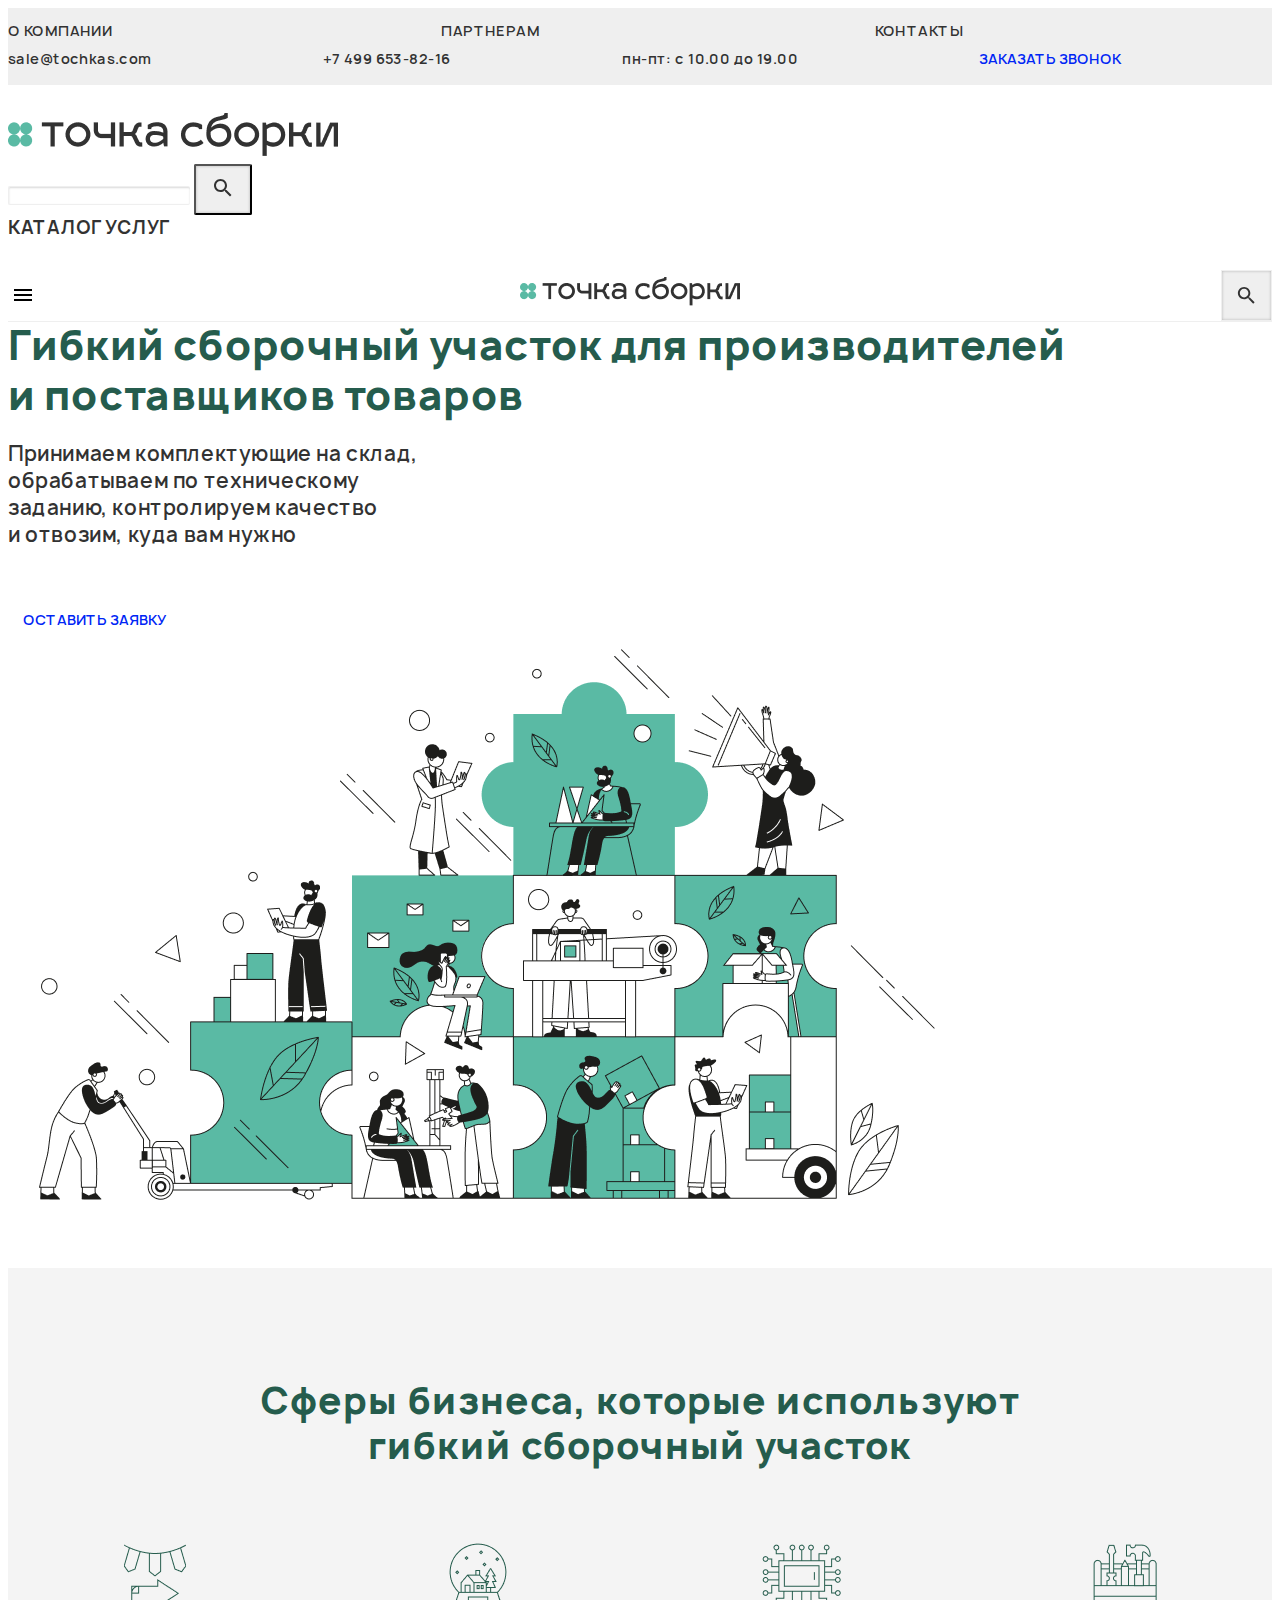
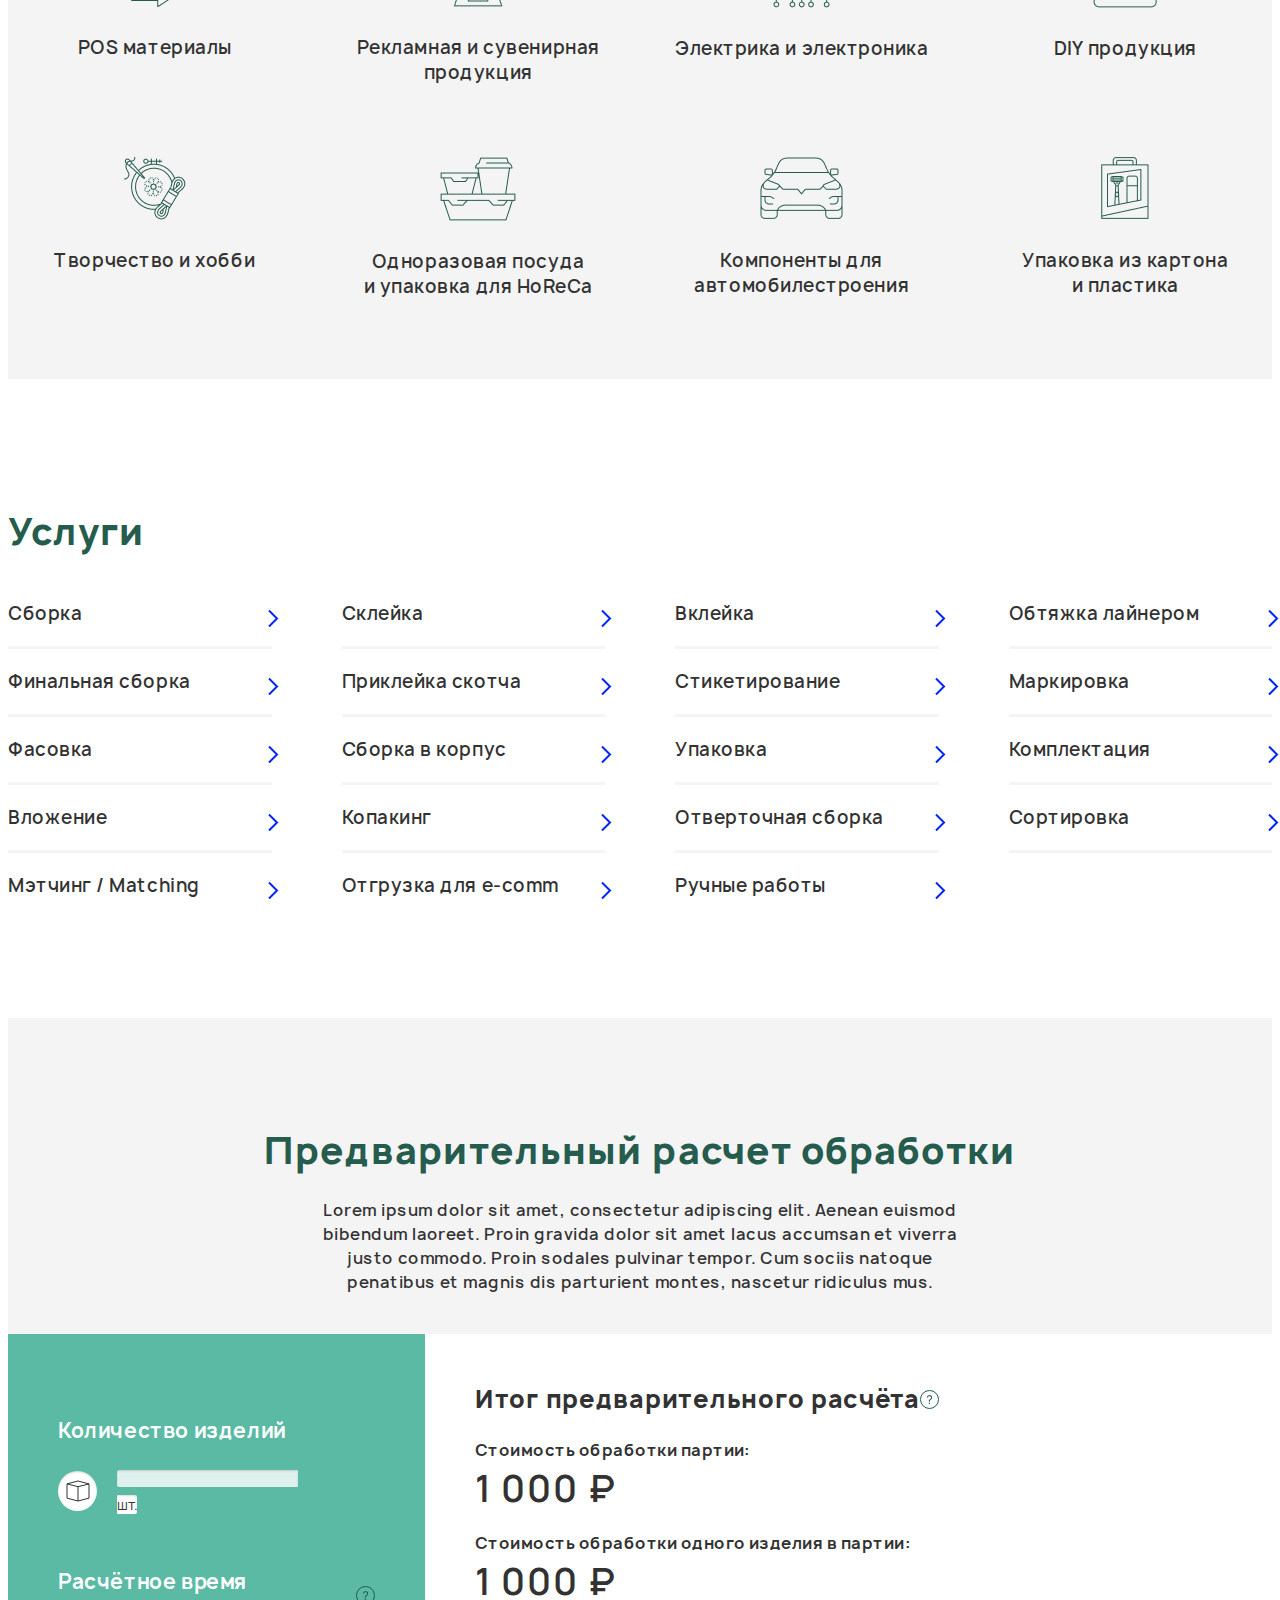
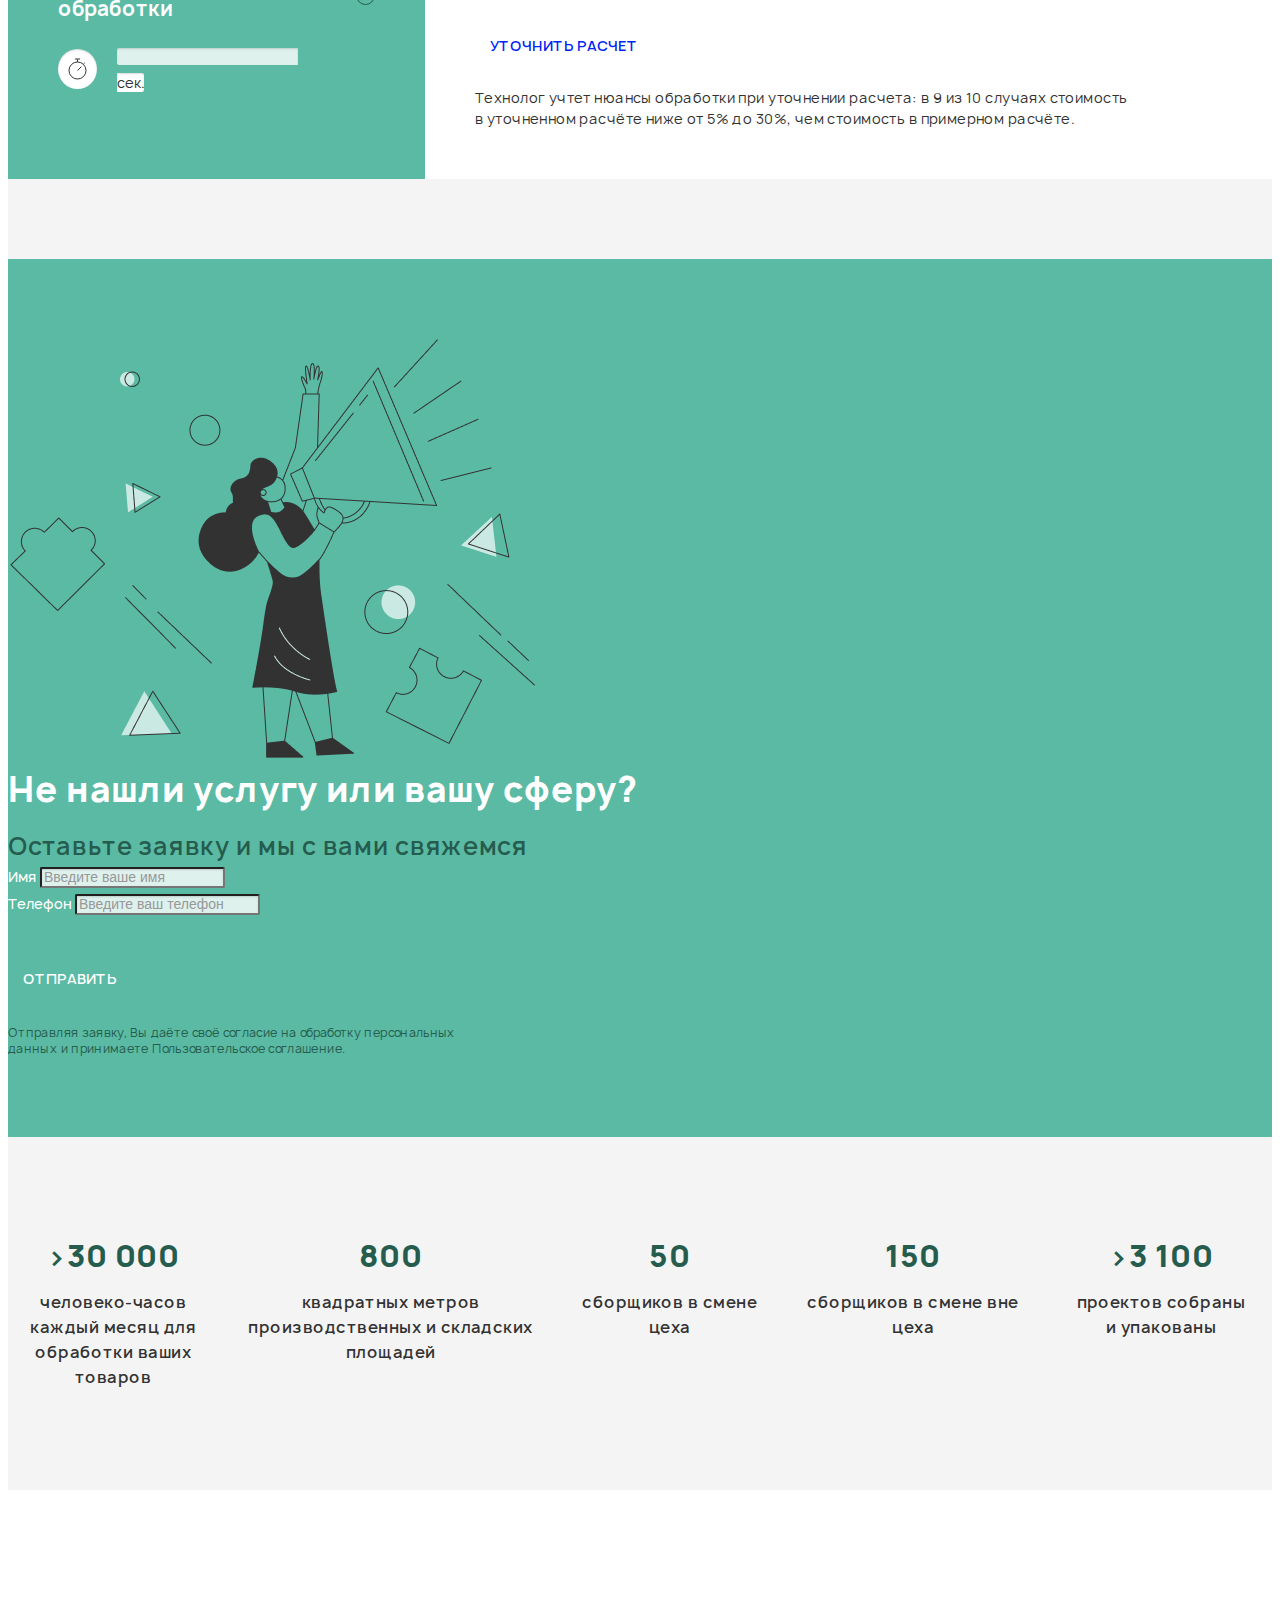
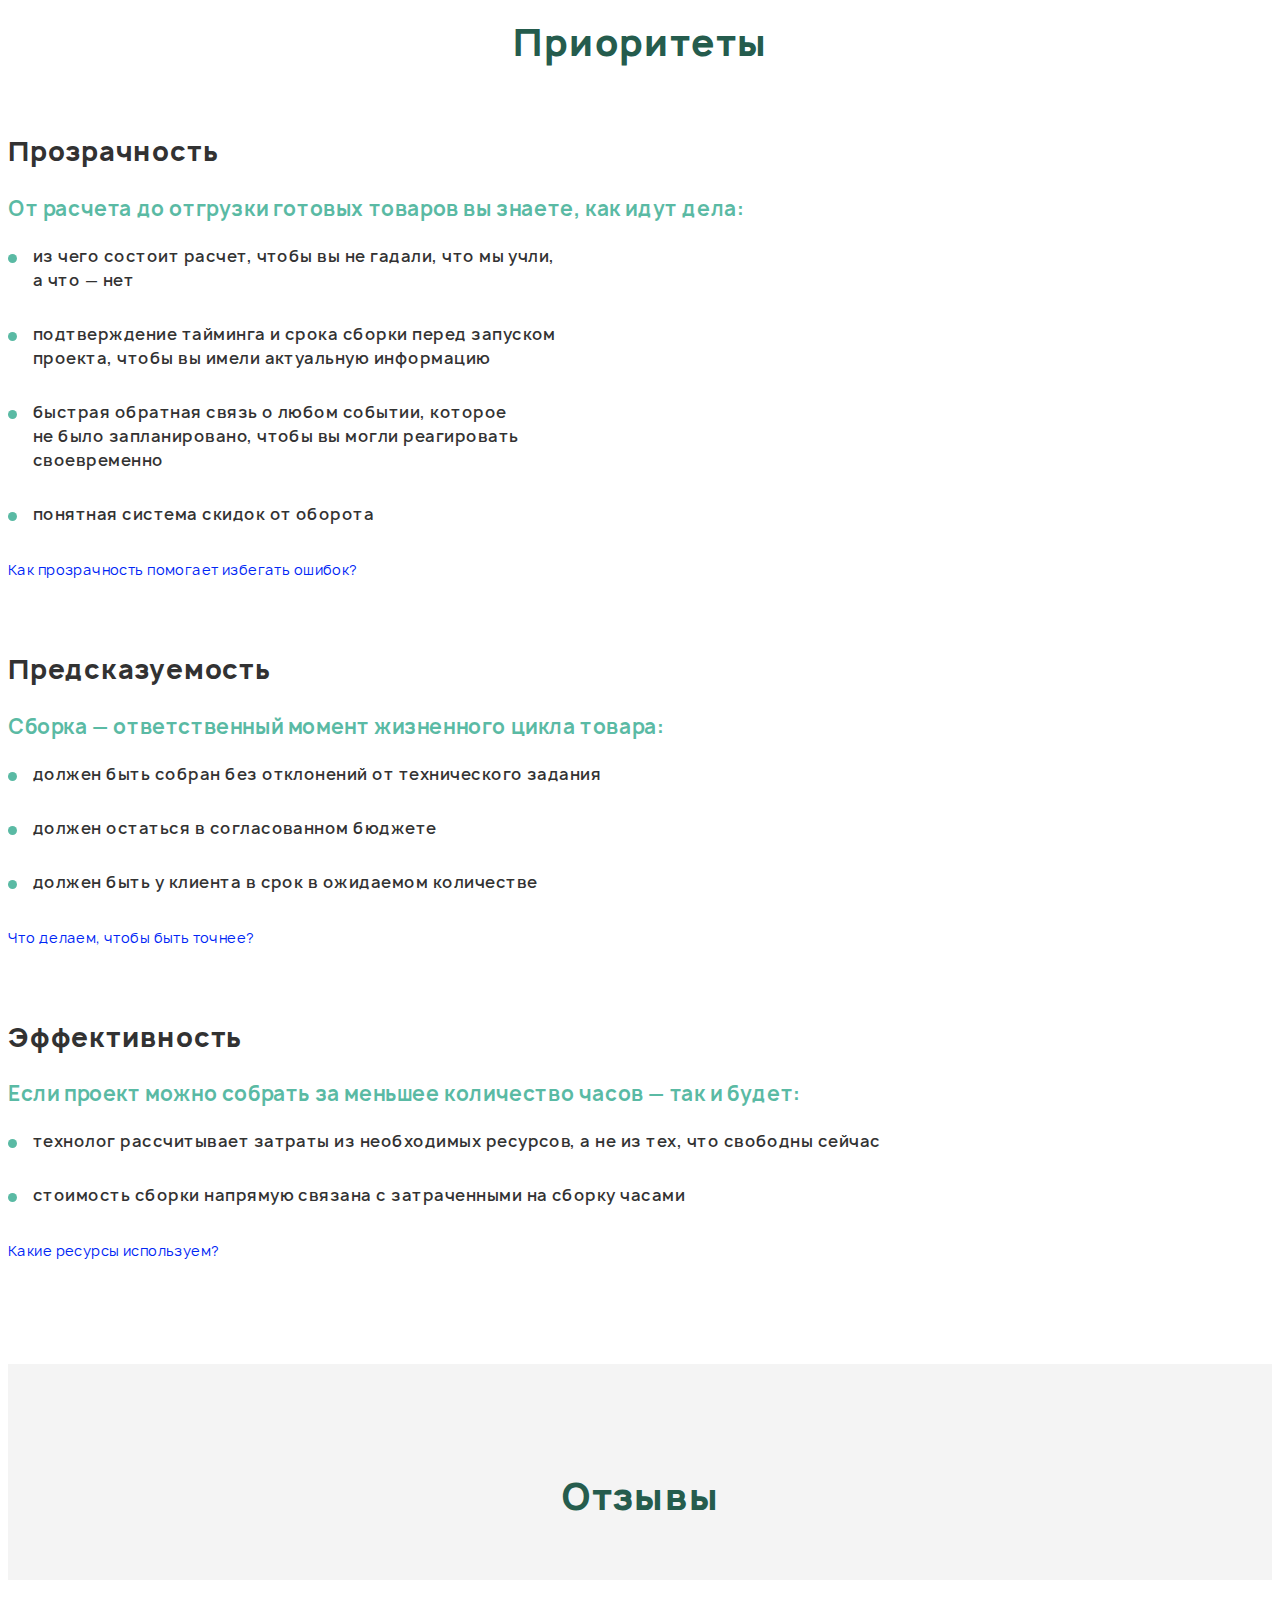
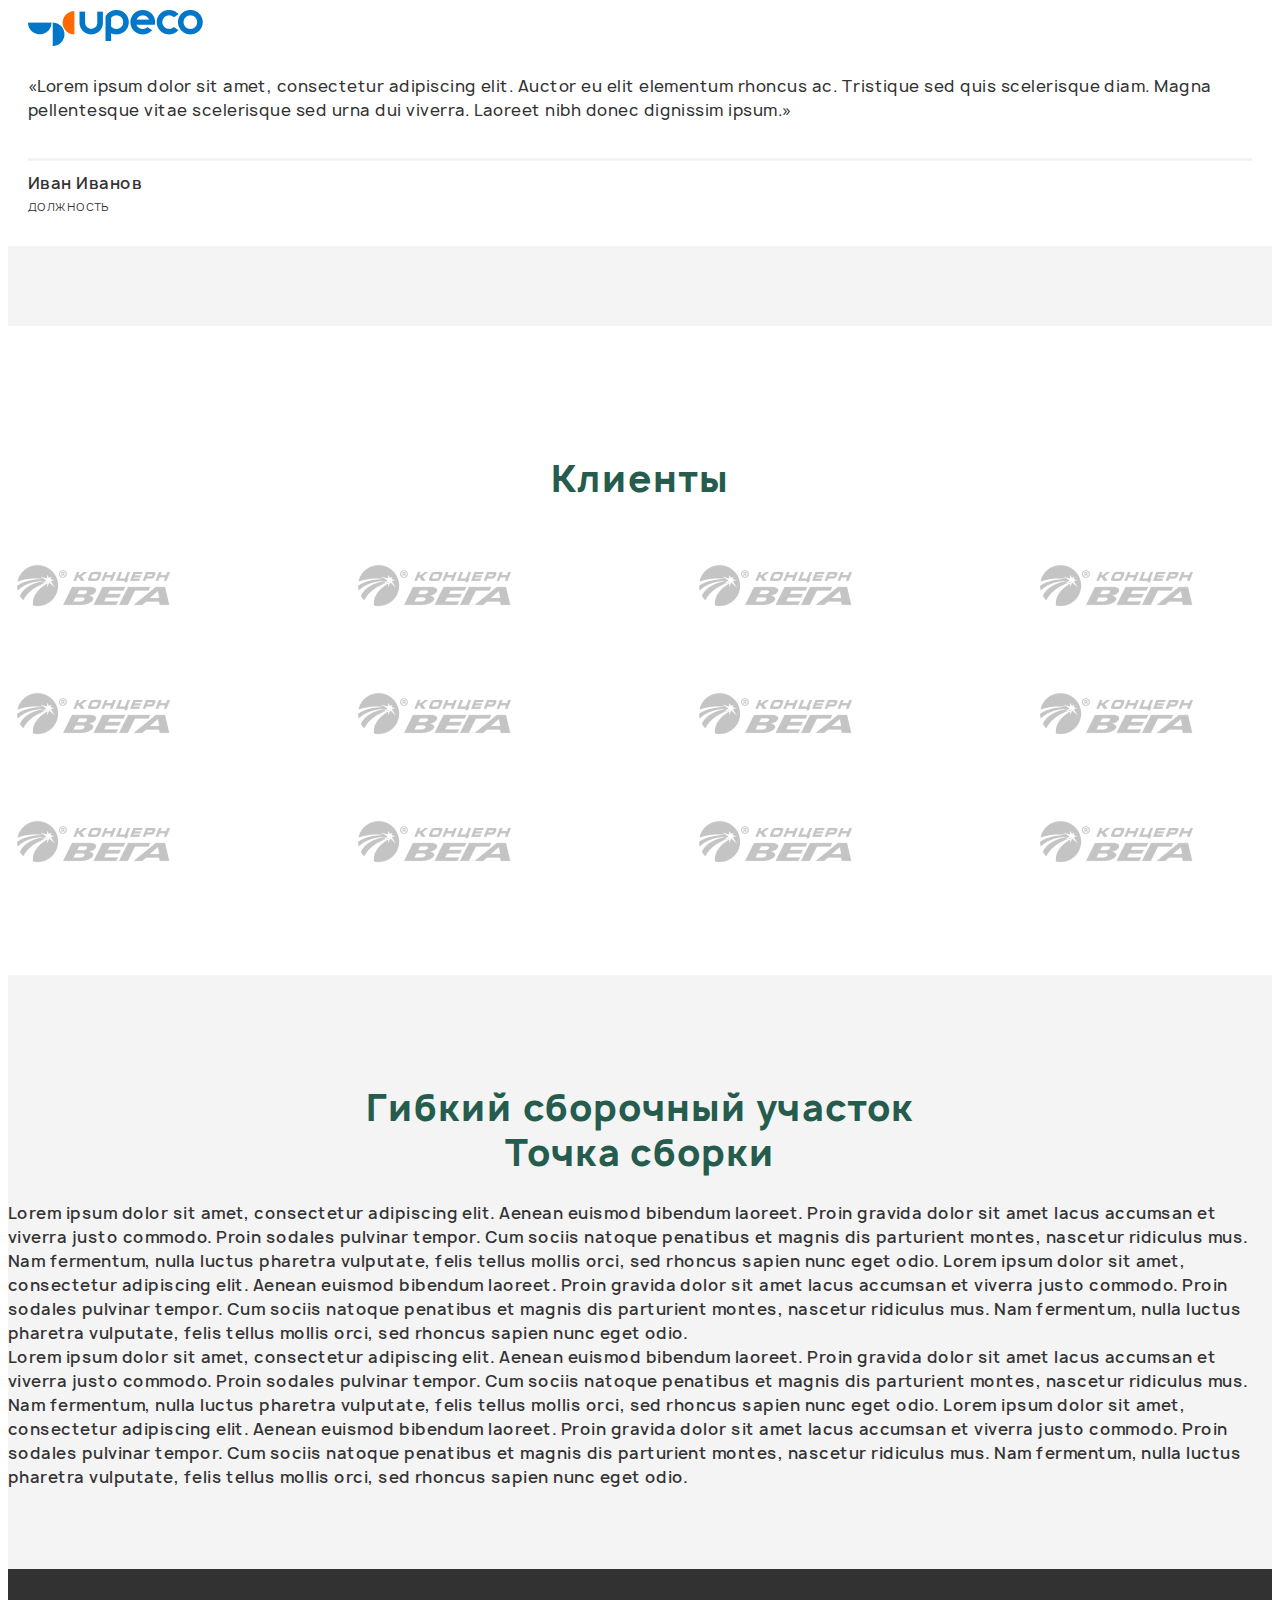
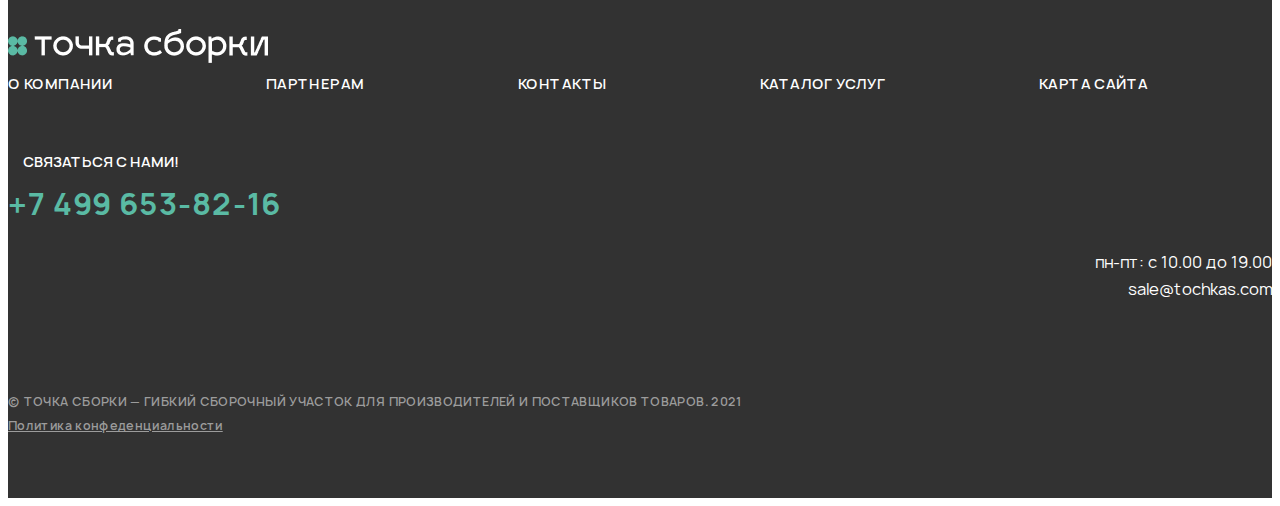
<file: tochkas/index.html>
<!DOCTYPE html>
<html lang="en">

<head>
    <meta charset="UTF-8">
    <meta http-equiv="X-UA-Compatible" content="IE=edge">
    <meta name="viewport" content="width=device-width, initial-scale=1.0">
    <title>Document</title>


    <link href="https://cdn.jsdelivr.net/npm/bootstrap@5.0.1/dist/css/bootstrap.min.css" rel="stylesheet"
        integrity="sha384-+0n0xVW2eSR5OomGNYDnhzAbDsOXxcvSN1TPprVMTNDbiYZCxYbOOl7+AMvyTG2x" crossorigin="anonymous">
    <link rel="stylesheet" href="https://unpkg.com/swiper/swiper-bundle.min.css" />
    <link rel="stylesheet" href="./css/index.css">
</head>

<body>
    <header class="header">
        <div class="d-none d-lg-block">
            <div class="header__top">
                <div class="container">
                    <div class="row">
                        <div class="col-12 d-flex justify-content-between align-items-center">
                            <div class="header__top-menu">
                                <ul>
                                    <li>
                                        <a href="">О компании</a>
                                    </li>
                                    <li>
                                        <a href="">Партнерам</a>
                                    </li>
                                    <li>
                                        <a href="">Контакты</a>
                                    </li>
                                </ul>
                            </div>
                            <div class="header__top-info">
                                <a href="mailto:sale@tochkas.com">sale@tochkas.com</a>
                                <a href="tel:74996538216">+7 499 653-82-16</a>
                                <a class="text-uppercase">пн-пт: с 10.00 до 19.00</a>
                                <div class="btn btn-primary">заказать звонок</div>
                            </div>
                        </div>
                    </div>
                </div>
            </div>
            <div class="header__bottom">
                <div class="container">
                    <div class="row">
                        <div class="col-lg-4">
                            <a href="/" class="logo">
                                <img src="./img/logo--big.png" alt="logo">
                            </a>
                        </div>
                        <div class="col-lg-6 d-flex align-items-center">
                            <div class="search">
                                <div class="input-group">
                                    <input type="text" class="form-control rounded-0 search-input">
                                    <button class="btn btn-search" type="button">
                                        <svg width="24" height="24" viewBox="0 0 24 24" fill="none"
                                            xmlns="http://www.w3.org/2000/svg">
                                            <path
                                                d="M15.5 14H14.71L14.43 13.73C15.41 12.59 16 11.11 16 9.5C16 5.91 13.09 3 9.5 3C5.91 3 3 5.91 3 9.5C3 13.09 5.91 16 9.5 16C11.11 16 12.59 15.41 13.73 14.43L14 14.71V15.5L19 20.49L20.49 19L15.5 14ZM9.5 14C7.01 14 5 11.99 5 9.5C5 7.01 7.01 5 9.5 5C11.99 5 14 7.01 14 9.5C14 11.99 11.99 14 9.5 14Z"
                                                fill="#323232" />
                                        </svg>
                                    </button>
                                </div>
                            </div>
                        </div>
                        <div class="col-lg-2 d-flex align-items-center justify-content-end">
                            <a href="/" class="header__bottom-catalog">каталог услуг</a>
                        </div>
                    </div>
                </div>
            </div>
        </div>
        <div class="d-block d-lg-none">
            <div class="header__mobile">
                <button class="hamburger hamburger--collapse" type="button">
                    <span class="hamburger-box">
                        <span class="hamburger-inner"></span>
                    </span>
                </button>
                <div class="logo">
                    <img src="./img/logo--small.png" alt="">
                </div>
                <div class="header__mobile-search">
                    <svg width="23" height="23" viewBox="0 0 23 23" fill="none" xmlns="http://www.w3.org/2000/svg">
                        <path
                            d="M14.8542 13.4167H14.0971L13.8287 13.1579C14.7679 12.0654 15.3333 10.6471 15.3333 9.10417C15.3333 5.66375 12.5446 2.875 9.10417 2.875C5.66375 2.875 2.875 5.66375 2.875 9.10417C2.875 12.5446 5.66375 15.3333 9.10417 15.3333C10.6471 15.3333 12.0654 14.7679 13.1579 13.8287L13.4167 14.0971V14.8542L18.2083 19.6362L19.6362 18.2083L14.8542 13.4167ZM9.10417 13.4167C6.71792 13.4167 4.79167 11.4904 4.79167 9.10417C4.79167 6.71792 6.71792 4.79167 9.10417 4.79167C11.4904 4.79167 13.4167 6.71792 13.4167 9.10417C13.4167 11.4904 11.4904 13.4167 9.10417 13.4167Z"
                            fill="#323232" />
                    </svg>
                </div>
            </div>
        </div>
    </header>

    <div class="jumbotron jumbotron-index">
        <div class="container">
            <div class="row">
                <div class="col-12 col-xl-7 d-flex justify-content-start justify-content-xxl-center flex-column">
                    <div class="jumbotron-content">
                        <h1 class="jumbotron-title">Гибкий сборочный участок для производителей и поставщиков товаров
                        </h1>
                        <div class="jumbotron-description">
                            Принимаем комплектующие на склад, обрабатываем по техническому заданию, контролируем
                            качество и отвозим, куда вам нужно
                        </div>
                        <div class="btn btn-primary">оставить заявку</div>
                    </div>
                </div>
                <div class="col-12 col-xl-5 d-flex justify-content-center justify-content-xl-end">
                    <img src="./img/jumbotron--index.png" class="jumbotron-image" alt="">
                </div>
            </div>
        </div>
    </div>

    <section class="business-area section--grey section--p-middle">
        <div class="container">
            <div class="row">
                <div class="col-12">
                    <h2 class="business-area__title">Сферы бизнеса, которые используют <br> гибкий сборочный участок
                    </h2>
                    <div class="business-area__content">
                        <div class="business-area__item">
                            <div class="business-area__item-image">
                                <img src="./img/buisness/business-area-1.png" alt="">
                            </div>
                            <div class="business-area__item-content">
                                POS материалы
                            </div>
                        </div>
                        <div class="business-area__item">
                            <div class="business-area__item-image">
                                <img src="./img/buisness/business-area-2.png" alt="">
                            </div>
                            <div class="business-area__item-content">
                                Рекламная и сувенирная <br> продукция
                            </div>
                        </div>
                        <div class="business-area__item">
                            <div class="business-area__item-image">
                                <img src="./img/buisness/business-area-3.png" alt="">
                            </div>
                            <div class="business-area__item-content">
                                Электрика и электроника
                            </div>
                        </div>
                        <div class="business-area__item">
                            <div class="business-area__item-image">
                                <img src="./img/buisness/business-area-4.png" alt="">
                            </div>
                            <div class="business-area__item-content">
                                DIY продукция
                            </div>
                        </div>
                        <div class="business-area__item">
                            <div class="business-area__item-image">
                                <img src="./img/buisness/business-area-5.png" alt="">
                            </div>
                            <div class="business-area__item-content">
                                Творчество и хобби
                            </div>
                        </div>
                        <div class="business-area__item">
                            <div class="business-area__item-image">
                                <img src="./img/buisness/business-area-6.png" alt="">
                            </div>
                            <div class="business-area__item-content">
                                Одноразовая посуда <br> и упаковка для HoReCa
                            </div>
                        </div>
                        <div class="business-area__item">
                            <div class="business-area__item-image">
                                <img src="./img/buisness/business-area-7.png" alt="">
                            </div>
                            <div class="business-area__item-content">
                                Компоненты для автомобилестроения
                            </div>
                        </div>
                        <div class="business-area__item">
                            <div class="business-area__item-image">
                                <img src="./img/buisness/business-area-8.png" alt="">
                            </div>
                            <div class="business-area__item-content">
                                Упаковка из картона <br> и пластика
                            </div>
                        </div>
                    </div>
                </div>
            </div>
        </div>
    </section>
    <section class="services section--p-large">
        <div class="container">
            <div class="row">
                <div class="col-12">
                    <h2 class="services__title">Услуги</h2>
                    <div class="services__list">
                        <a href="/" class="services__item">Сборка</a>
                        <a href="/" class="services__item">Склейка</a>
                        <a href="/" class="services__item">Вклейка</a>
                        <a href="/" class="services__item">Обтяжка лайнером</a>
                        <a href="/" class="services__item">Финальная сборка</a>
                        <a href="/" class="services__item">Приклейка скотча</a>
                        <a href="/" class="services__item">Стикетирование</a>
                        <a href="/" class="services__item">Маркировка</a>
                        <a href="/" class="services__item">Фасовка</a>
                        <a href="/" class="services__item">Сборка в корпус</a>
                        <a href="/" class="services__item">Упаковка</a>
                        <a href="/" class="services__item">Комплектация</a>
                        <a href="/" class="services__item">Вложение</a>
                        <a href="/" class="services__item">Копакинг</a>
                        <a href="/" class="services__item">Отверточная сборка</a>
                        <a href="/" class="services__item">Сортировка</a>
                        <a href="/" class="services__item">Мэтчинг / Matching</a>
                        <a href="/" class="services__item">Отгрузка для e-comm</a>
                        <a href="/" class="services__item">Ручные работы</a>
                    </div>
                </div>
            </div>
        </div>
    </section>
    <section class="calculation section--grey section--p-middle">
        <div class="container">
            <div class="row justify-content-center">
                <div class="col-12">
                    <h2 class="calculation__title">Предварительный расчет обработки</h2>
                    <div class="calculation__description">
                        Lorem ipsum dolor sit amet, consectetur adipiscing elit. Aenean euismod bibendum laoreet. Proin
                        gravida dolor sit amet lacus accumsan et viverra justo commodo. Proin sodales pulvinar tempor.
                        Cum sociis natoque penatibus et magnis dis parturient montes, nascetur ridiculus mus.
                    </div>
                </div>
                <div class="col-12 col-xl-10">
                    <div class="calculation-form">
                        <div class="calculation-form__left">
                            <div class="calculation-form__input">
                                <div class="calculation-form__input-title">Количество изделий</div>
                                <div class="calculation-form__input-group">
                                    <div class="circle-icon">
                                        <svg width="24" height="22" viewBox="0 0 24 22" fill="none"
                                            xmlns="http://www.w3.org/2000/svg">
                                            <path
                                                d="M1 3.85711L12 6.71465L23 3.85943M1 3.85711V18.1425L12 21L23 18.142V3.85943M1 3.85711L12 1L23 3.85943"
                                                stroke="#323232" stroke-miterlimit="10" />
                                            <path d="M12 6.71362V20.999" stroke="#323232" />
                                        </svg>
                                    </div>
                                    <div class="input-group">
                                        <input type="text" class="form-control">
                                        <span class="input-group-text">шт.</span>
                                    </div>
                                </div>
                            </div>
                            <div class="calculation-form__input">
                                <div class="calculation-form__input-title">
                                    Расчётное время обработки
                                    <div class="tooltip-info ms-1" data-bs-toggle="tooltip" data-bs-placement="right"
                                        title="Введите ориентировочное время, затрачиваемое на обработку 1 ед. продукции">
                                        <svg width="7" height="9" viewBox="0 0 7 9" fill="none"
                                            xmlns="http://www.w3.org/2000/svg">
                                            <path
                                                d="M2.79078 6.648C2.79078 6.348 2.80878 6.076 2.84478 5.832C2.88478 5.584 2.96878 5.344 3.09678 5.112C3.21278 4.888 3.35078 4.706 3.51078 4.566C3.67078 4.422 3.84278 4.284 4.02678 4.152C4.21078 4.02 4.39278 3.858 4.57278 3.666C4.73278 3.486 4.83878 3.306 4.89078 3.126C4.94278 2.942 4.96878 2.748 4.96878 2.544C4.96878 2.364 4.94678 2.202 4.90278 2.058C4.86278 1.91 4.79478 1.784 4.69878 1.68C4.55478 1.5 4.37478 1.376 4.15878 1.308C3.94678 1.24 3.72478 1.206 3.49278 1.206C3.27278 1.206 3.06478 1.236 2.86878 1.296C2.67678 1.356 2.51678 1.45 2.38878 1.578C2.26078 1.694 2.16678 1.836 2.10678 2.004C2.04678 2.168 2.01678 2.346 2.01678 2.538H0.900781C0.924781 2.19 1.00678 1.86 1.14678 1.548C1.29078 1.232 1.48878 0.971999 1.74078 0.767999C1.97678 0.568 2.24678 0.422 2.55078 0.33C2.85478 0.233999 3.16078 0.185999 3.46878 0.185999C3.87678 0.185999 4.26278 0.247999 4.62678 0.372C4.99478 0.496 5.30078 0.702 5.54478 0.99C5.73278 1.194 5.87278 1.428 5.96478 1.692C6.05678 1.956 6.10278 2.234 6.10278 2.526C6.10278 2.882 6.03078 3.214 5.88678 3.522C5.74678 3.83 5.55678 4.108 5.31678 4.356C5.18478 4.5 5.04078 4.632 4.88478 4.752C4.73278 4.872 4.58678 4.992 4.44678 5.112C4.31078 5.232 4.20278 5.364 4.12278 5.508C4.01878 5.696 3.95878 5.87 3.94278 6.03C3.93078 6.186 3.92478 6.392 3.92478 6.648H2.79078ZM2.79678 9V7.686H3.92478V9H2.79678Z"
                                                fill="#255C4D" />
                                        </svg>
                                    </div>
                                </div>
                                <div class="calculation-form__input-group">
                                    <div class="circle-icon">
                                        <svg width="19" height="22" viewBox="0 0 19 22" fill="none"
                                            xmlns="http://www.w3.org/2000/svg">
                                            <circle cx="9.51064" cy="12.4894" r="8.51064" stroke="#323232" />
                                            <path d="M9.51062 12.4893L13.3404 8.65955" stroke="#323232" />
                                            <path d="M9.51062 1.42554V3.97873" stroke="#323232" />
                                            <path d="M12.0638 1L6.95746 1" stroke="#323232" />
                                            <path d="M15.4681 6.10643L16.7447 4.82983" stroke="#323232" />
                                        </svg>
                                    </div>
                                    <div class="input-group">
                                        <input type="text" class="form-control">
                                        <span class="input-group-text">сек.</span>
                                    </div>
                                </div>
                            </div>
                        </div>
                        <div class="calculation-form__right">
                            <div class="calculation-form__right-title">
                                Итог предварительного расчёта
                                <div class="tooltip-info ms-1" data-bs-toggle="tooltip" data-bs-placement="right"
                                    title="Примерный расчет не показывает финальное предложение, он нужен, чтобы показать примерный порядок стоимости и требует уточнения.">
                                    <svg width="7" height="9" viewBox="0 0 7 9" fill="none"
                                        xmlns="http://www.w3.org/2000/svg">
                                        <path
                                            d="M2.79078 6.648C2.79078 6.348 2.80878 6.076 2.84478 5.832C2.88478 5.584 2.96878 5.344 3.09678 5.112C3.21278 4.888 3.35078 4.706 3.51078 4.566C3.67078 4.422 3.84278 4.284 4.02678 4.152C4.21078 4.02 4.39278 3.858 4.57278 3.666C4.73278 3.486 4.83878 3.306 4.89078 3.126C4.94278 2.942 4.96878 2.748 4.96878 2.544C4.96878 2.364 4.94678 2.202 4.90278 2.058C4.86278 1.91 4.79478 1.784 4.69878 1.68C4.55478 1.5 4.37478 1.376 4.15878 1.308C3.94678 1.24 3.72478 1.206 3.49278 1.206C3.27278 1.206 3.06478 1.236 2.86878 1.296C2.67678 1.356 2.51678 1.45 2.38878 1.578C2.26078 1.694 2.16678 1.836 2.10678 2.004C2.04678 2.168 2.01678 2.346 2.01678 2.538H0.900781C0.924781 2.19 1.00678 1.86 1.14678 1.548C1.29078 1.232 1.48878 0.971999 1.74078 0.767999C1.97678 0.568 2.24678 0.422 2.55078 0.33C2.85478 0.233999 3.16078 0.185999 3.46878 0.185999C3.87678 0.185999 4.26278 0.247999 4.62678 0.372C4.99478 0.496 5.30078 0.702 5.54478 0.99C5.73278 1.194 5.87278 1.428 5.96478 1.692C6.05678 1.956 6.10278 2.234 6.10278 2.526C6.10278 2.882 6.03078 3.214 5.88678 3.522C5.74678 3.83 5.55678 4.108 5.31678 4.356C5.18478 4.5 5.04078 4.632 4.88478 4.752C4.73278 4.872 4.58678 4.992 4.44678 5.112C4.31078 5.232 4.20278 5.364 4.12278 5.508C4.01878 5.696 3.95878 5.87 3.94278 6.03C3.93078 6.186 3.92478 6.392 3.92478 6.648H2.79078ZM2.79678 9V7.686H3.92478V9H2.79678Z"
                                            fill="#255C4D" />
                                    </svg>
                                </div>
                            </div>
                            <div class="calculation-form__amount">
                                <div class="calculation-form__amount-title">
                                    Стоимость обработки партии:
                                </div>
                                <div class="calculation-form__amount-content">
                                    1 000 ₽
                                </div>
                            </div>
                            <div class="calculation-form__amount">
                                <div class="calculation-form__amount-title">
                                    Стоимость обработки одного изделия в партии:
                                </div>
                                <div class="calculation-form__amount-content">
                                    1 000 ₽
                                </div>
                            </div>
                            <div class="calculation-form_button">
                                <div class="btn btn-primary">
                                    Уточнить расчет
                                </div>
                            </div>
                            <div class="calculation-form__info">
                                Технолог учтет нюансы обработки при уточнении расчета: в 9 из 10 случаях стоимость
                                в уточненном расчёте ниже от 5% до 30%, чем стоимость в примерном расчёте.
                            </div>
                        </div>
                    </div>
                </div>
            </div>
        </div>
    </section>
    <section class="feedback section--green section--p-middle">
        <div class="container">
            <div class="row">
                <div class="col-12 col-lg-6 d-flex align-items-center justify-content-center">
                    <div class="feedback__image">
                        <img src="./img/feedback.png" alt="">
                    </div>
                </div>
                <div class="col-12 col-lg-6">
                    <div class="feedback__form">
                        <div class="feedback__form-title">
                            Не нашли услугу или вашу сферу?
                        </div>
                        <div class="feedback__form-subtitle">
                            Оставьте заявку и мы с вами свяжемся
                        </div>
                        <div class="feedback__form-content">
                            <div class="row">
                                <div class="col-12 col-md-6 mt-4">
                                    <label for="name" class="form-label form-label--white">Имя</label>
                                    <input type="text" id="name" class="form-control"
                                        aria-describedby="passwordHelpBlock" placeholder="Введите ваше имя">
                                </div>
                            </div>
                            <div class="row">
                                <div class="col-12 col-md-6 mt-4">
                                    <label for="name" class="form-label form-label--white">Телефон</label>
                                    <input type="text" id="name" class="form-control"
                                        aria-describedby="passwordHelpBlock" placeholder="Введите ваш телефон">
                                </div>
                            </div>
                        </div>
                        <div class="feedback__form-button">
                            <div class="btn btn-primary btn-primary--white">Отправить</div>
                        </div>
                        <div class="feedback__form-terms">
                            Отправляя заявку, Вы даёте своё согласие на обработку персональных <br> данных и принимаете
                            Пользовательское соглашение.
                        </div>
                    </div>
                </div>
            </div>
        </div>
    </section>
    <section class="info-data section--grey section--p-large">
        <div class="container">
            <div class="row">
                <div class="col-12">
                    <div class="info-data__content">
                        <div class="info-data__item">
                            <div class="info-data__item-num">>30 000</div>
                            <div class="info-data__item-text">
                                человеко-часов каждый месяц для обработки ваших товаров
                            </div>
                        </div>
                        <div class="info-data__item">
                            <div class="info-data__item-num">800</div>
                            <div class="info-data__item-text">
                                квадратных метров производственных и складских площадей
                            </div>
                        </div>
                        <div class="info-data__item">
                            <div class="info-data__item-num">50</div>
                            <div class="info-data__item-text">
                                сборщиков в смене цеха
                            </div>
                        </div>
                        <div class="info-data__item">
                            <div class="info-data__item-num">150</div>
                            <div class="info-data__item-text">
                                сборщиков в смене вне цеха
                            </div>
                        </div>
                        <div class="info-data__item">
                            <div class="info-data__item-num">>3 100</div>
                            <div class="info-data__item-text">
                                проектов собраны и упакованы
                            </div>
                        </div>
                    </div>
                </div>
            </div>
        </div>
    </section>
    <section class="priorities section--p-large">
        <div class="container">
            <div class="row">
                <div class="col-12">
                    <h2 class="text-start priorities__title">Приоритеты</h2>
                </div>
                <div class="col-lg-5">
                    <div class="priorities__item">
                        <div class="priorities__item-title">Прозрачность</div>
                        <div class="priorities__item-subtitle">От расчета до отгрузки готовых товаров вы знаете, как
                            идут дела:</div>
                        <div class="priorities__item-list">
                            <ul>
                                <li>из чего состоит расчет, чтобы вы не гадали, что мы учли, <br> а что — нет</li>
                                <li>подтверждение тайминга и срока сборки перед запуском <br> проекта, чтобы вы имели
                                    актуальную информацию</li>
                                <li>быстрая обратная связь о любом событии, которое <br> не было запланировано, чтобы
                                    вы могли реагировать <br> своевременно</li>
                                <li>понятная система скидок от оборота</li>
                            </ul>
                        </div>
                        <a href="/" class="priorities__item-link">
                            Как прозрачность помогает избегать ошибок?
                        </a>
                    </div>
                </div>
                <div class="col-lg-5 offset-lg-1">
                    <div class="priorities__item">
                        <div class="priorities__item-title">Предсказуемость</div>
                        <div class="priorities__item-subtitle">Сборка — ответственный момент жизненного цикла товара:
                        </div>
                        <div class="priorities__item-list">
                            <ul>
                                <li>должен быть собран без отклонений от технического задания</li>
                                <li>должен остаться в согласованном бюджете</li>
                                <li>должен быть у клиента в срок в ожидаемом количестве</li>
                            </ul>
                        </div>
                        <a href="/" class="priorities__item-link">
                            Что делаем, чтобы быть точнее?
                        </a>
                    </div>
                </div>
                <div class="col-lg-5">
                    <div class="priorities__item">
                        <div class="priorities__item-title">Эффективность</div>
                        <div class="priorities__item-subtitle">Если проект можно собрать за меньшее количество часов —
                            так и будет:</div>
                        <div class="priorities__item-list">
                            <ul>
                                <li>технолог рассчитывает затраты из необходимых ресурсов, а не из тех, что свободны
                                    сейчас</li>
                                <li>стоимость сборки напрямую связана с затраченными на сборку часами</li>
                            </ul>
                        </div>
                        <a href="/" class="priorities__item-link">
                            Какие ресурсы используем?
                        </a>
                    </div>
                </div>
            </div>
        </div>
    </section>
    <section class="reviews section--grey section--p-middle">
        <div class="container">
            <div class="row">
                <div class="col-lg-12">
                    <div class="row justify-content-center">
                        <div class="col-10">
                            <h2 class="text-start reviews__title">Отзывы</h2>
                        </div>
                    </div>
                    <div class="reviews__content">
                        <div class="row justify-content-center">
                            <div class="d-none d-sm-block col-1 position-relative">
                                <div class="reviews__slider-prev">
                                    <svg width="22" height="40" viewBox="0 0 22 40" fill="none"
                                        xmlns="http://www.w3.org/2000/svg">
                                        <path d="M20.8554 1.14446L1.99986 20L20.8554 38.8555" stroke="#0026F5"
                                            stroke-width="2" />
                                    </svg>
                                </div>
                            </div>
                            <div class="col-12 col-sm-10">
                                <div class="reviews__slider swiper-container">
                                    <div class="swiper-wrapper">
                                        <div class="swiper-slide">
                                            <div class="reviews__item">
                                                <div class="reviews__item-image">
                                                    <img src="./img/reviews/upeco.png" alt="">
                                                </div>
                                                <div class="reviews__item-content">
                                                    «Lorem ipsum dolor sit amet, consectetur adipiscing elit. Auctor eu
                                                    elit
                                                    elementum rhoncus ac. Tristique sed quis scelerisque diam. Magna
                                                    pellentesque
                                                    vitae scelerisque sed urna dui viverra. Laoreet nibh donec dignissim
                                                    ipsum.»
                                                </div>
                                                <div class="reviews__item-author">
                                                    Иван Иванов
                                                    <span>должность</span>
                                                </div>
                                            </div>
                                        </div>
                                    </div>
                                </div>
                            </div>
                            <div class="d-none d-sm-block col-1 position-relative">
                                <div class="reviews__slider-next">
                                    <svg width="22" height="40" viewBox="0 0 22 40" fill="none"
                                        xmlns="http://www.w3.org/2000/svg">
                                        <path d="M0.855537 1.14446L19.7111 20L0.855537 38.8555" stroke="#0026F5"
                                            stroke-width="2" />
                                    </svg>
                                </div>
                            </div>
                        </div>

                    </div>
                </div>
            </div>
        </div>
    </section>
    <section class="clients section--p-large">
        <div class="container">
            <div class="row justify-content-center">
                <div class="col-10">
                    <h2 class="clients__title">Клиенты</h2>
                    <div class="clients__content">
                        <a href="/" class="clients__item">
                            <img src="./img/clients/vega.png" alt="">
                        </a>
                        <a href="/" class="clients__item">
                            <img src="./img/clients/vega.png" alt="">
                        </a>
                        <a href="/" class="clients__item">
                            <img src="./img/clients/vega.png" alt="">
                        </a>
                        <a href="/" class="clients__item">
                            <img src="./img/clients/vega.png" alt="">
                        </a>
                        <a href="/" class="clients__item">
                            <img src="./img/clients/vega.png" alt="">
                        </a>
                        <a href="/" class="clients__item">
                            <img src="./img/clients/vega.png" alt="">
                        </a>
                        <a href="/" class="clients__item">
                            <img src="./img/clients/vega.png" alt="">
                        </a>
                        <a href="/" class="clients__item">
                            <img src="./img/clients/vega.png" alt="">
                        </a>
                        <a href="/" class="clients__item">
                            <img src="./img/clients/vega.png" alt="">
                        </a>
                        <a href="/" class="clients__item">
                            <img src="./img/clients/vega.png" alt="">
                        </a>
                        <a href="/" class="clients__item">
                            <img src="./img/clients/vega.png" alt="">
                        </a>
                        <a href="/" class="clients__item">
                            <img src="./img/clients/vega.png" alt="">
                        </a>
                    </div>
                </div>
            </div>
        </div>
    </section>
    <section class="info-section section--grey section--p-middle">
        <div class="container">
            <div class="row">
                <div class="col-12">
                    <h2 class="info-section__title text-start">Гибкий сборочный участок <br> Точка сборки</h2>
                    <div class="row">
                        <div class="col-12 col-md-6">
                            <div class="info-section__content">
                                Lorem ipsum dolor sit amet, consectetur adipiscing elit. Aenean euismod bibendum
                                laoreet. Proin gravida dolor sit amet lacus accumsan et viverra justo commodo. Proin
                                sodales pulvinar tempor. Cum sociis natoque penatibus et magnis dis parturient montes,
                                nascetur ridiculus mus. Nam fermentum, nulla luctus pharetra vulputate, felis tellus
                                mollis orci, sed rhoncus sapien nunc eget odio. Lorem ipsum dolor sit amet, consectetur
                                adipiscing elit. Aenean euismod bibendum laoreet. Proin gravida dolor sit amet lacus
                                accumsan et viverra justo commodo. Proin sodales pulvinar tempor. Cum sociis natoque
                                penatibus et magnis dis parturient montes, nascetur ridiculus mus. Nam fermentum, nulla
                                luctus pharetra vulputate, felis tellus mollis orci, sed rhoncus sapien nunc eget odio.
                            </div>
                        </div>
                        <div class="col-12 col-md-6 mt-3 mt-md-0">
                            <div class="info-section__content">
                                Lorem ipsum dolor sit amet, consectetur adipiscing elit. Aenean euismod bibendum
                                laoreet. Proin gravida dolor sit amet lacus accumsan et viverra justo commodo. Proin
                                sodales pulvinar tempor. Cum sociis natoque penatibus et magnis dis parturient montes,
                                nascetur ridiculus mus. Nam fermentum, nulla luctus pharetra vulputate, felis tellus
                                mollis orci, sed rhoncus sapien nunc eget odio. Lorem ipsum dolor sit amet, consectetur
                                adipiscing elit. Aenean euismod bibendum laoreet. Proin gravida dolor sit amet lacus
                                accumsan et viverra justo commodo. Proin sodales pulvinar tempor. Cum sociis natoque
                                penatibus et magnis dis parturient montes, nascetur ridiculus mus. Nam fermentum, nulla
                                luctus pharetra vulputate, felis tellus mollis orci, sed rhoncus sapien nunc eget odio.
                            </div>
                        </div>
                    </div>
                </div>
            </div>
        </div>
    </section>

    <footer class="footer">
        <div class="container">
            <div class="row">
                <div class="col-12 col-xxl-3">
                    <div class="footer__logo">
                        <img src="./img/logo-white--big.png" alt="">
                    </div>
                </div>
                <div class="col-12 col-xl-8 col-xxl-6 mt-4 mt-xxl-0">
                    <ul class="footer__menu">
                        <li>
                            <a href="/">о компании</a>
                        </li>
                        <li>
                            <a href="/">партнерам</a>
                        </li>
                        <li>
                            <a href="/">контакты</a>
                        </li>
                        <li>
                            <a href="/">каталог услуг</a>
                        </li>
                        <li>
                            <a href="/">Карта сайта</a>
                        </li>
                    </ul>
                    <div class="footer__button">
                        <div class="btn btn-primary btn-primary--white">связаться с нами!</div>
                    </div>
                </div>
                <div class="col-12 col-xl-4 col-xxl-3 d-flex flex-column align-items-end mt-4 mt-xxl-0">
                    <a href="/" class="footer__phone">
                        +7 499 653-82-16
                    </a>
                    <div class="footer__info">
                        <span class="text-uppercase">пн-пт: с 10.00 до 19.00</span>
                        <a href="/">sale@tochkas.com</a>
                    </div>
                </div>
            </div>
            <div class="footer__bottom">
                <div class="row">
                    <div class="col-12 d-flex justify-content-between flex-column flex-lg-row">
                        <div class="footer__copyright order-2 order-lg-1 mt-3 mt-lg-0">
                            © Точка сборки — Гибкий сборочный участок для производителей и поставщиков товаров. 2021
                        </div>
                        <a href="/" class="footer__policy order-1 order-lg-2">Политика конфеденциальности</a>
                    </div>
                </div>
            </div>
        </div>
    </footer>

    <script src="https://code.jquery.com/jquery-3.6.0.min.js"
        integrity="sha256-/xUj+3OJU5yExlq6GSYGSHk7tPXikynS7ogEvDej/m4=" crossorigin="anonymous"></script>
    <script src="https://unpkg.com/swiper/swiper-bundle.min.js"></script>
    <script src="https://cdn.jsdelivr.net/npm/bootstrap@5.0.1/dist/js/bootstrap.bundle.min.js"
        integrity="sha384-gtEjrD/SeCtmISkJkNUaaKMoLD0//ElJ19smozuHV6z3Iehds+3Ulb9Bn9Plx0x4" crossorigin="anonymous">
    </script>
    <script src="./js/index.js"></script>
</body>

</html>
</file>
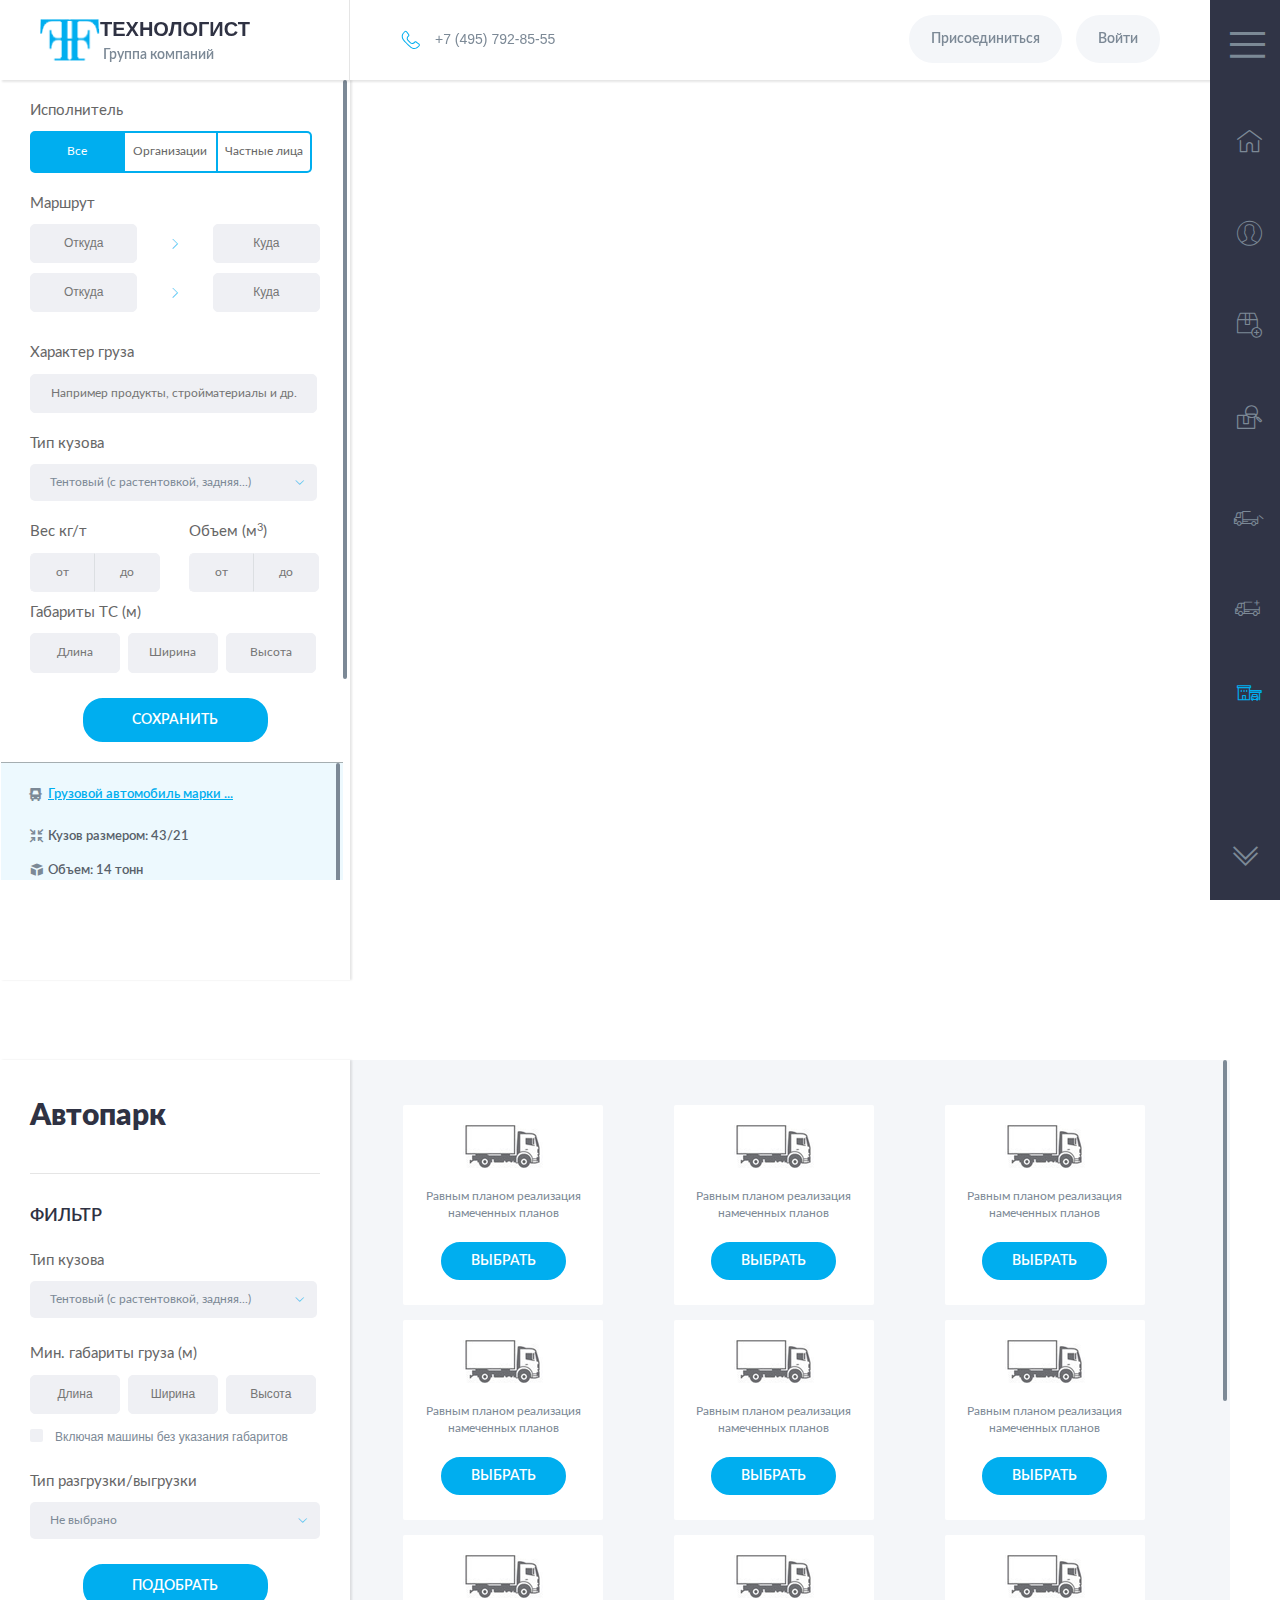
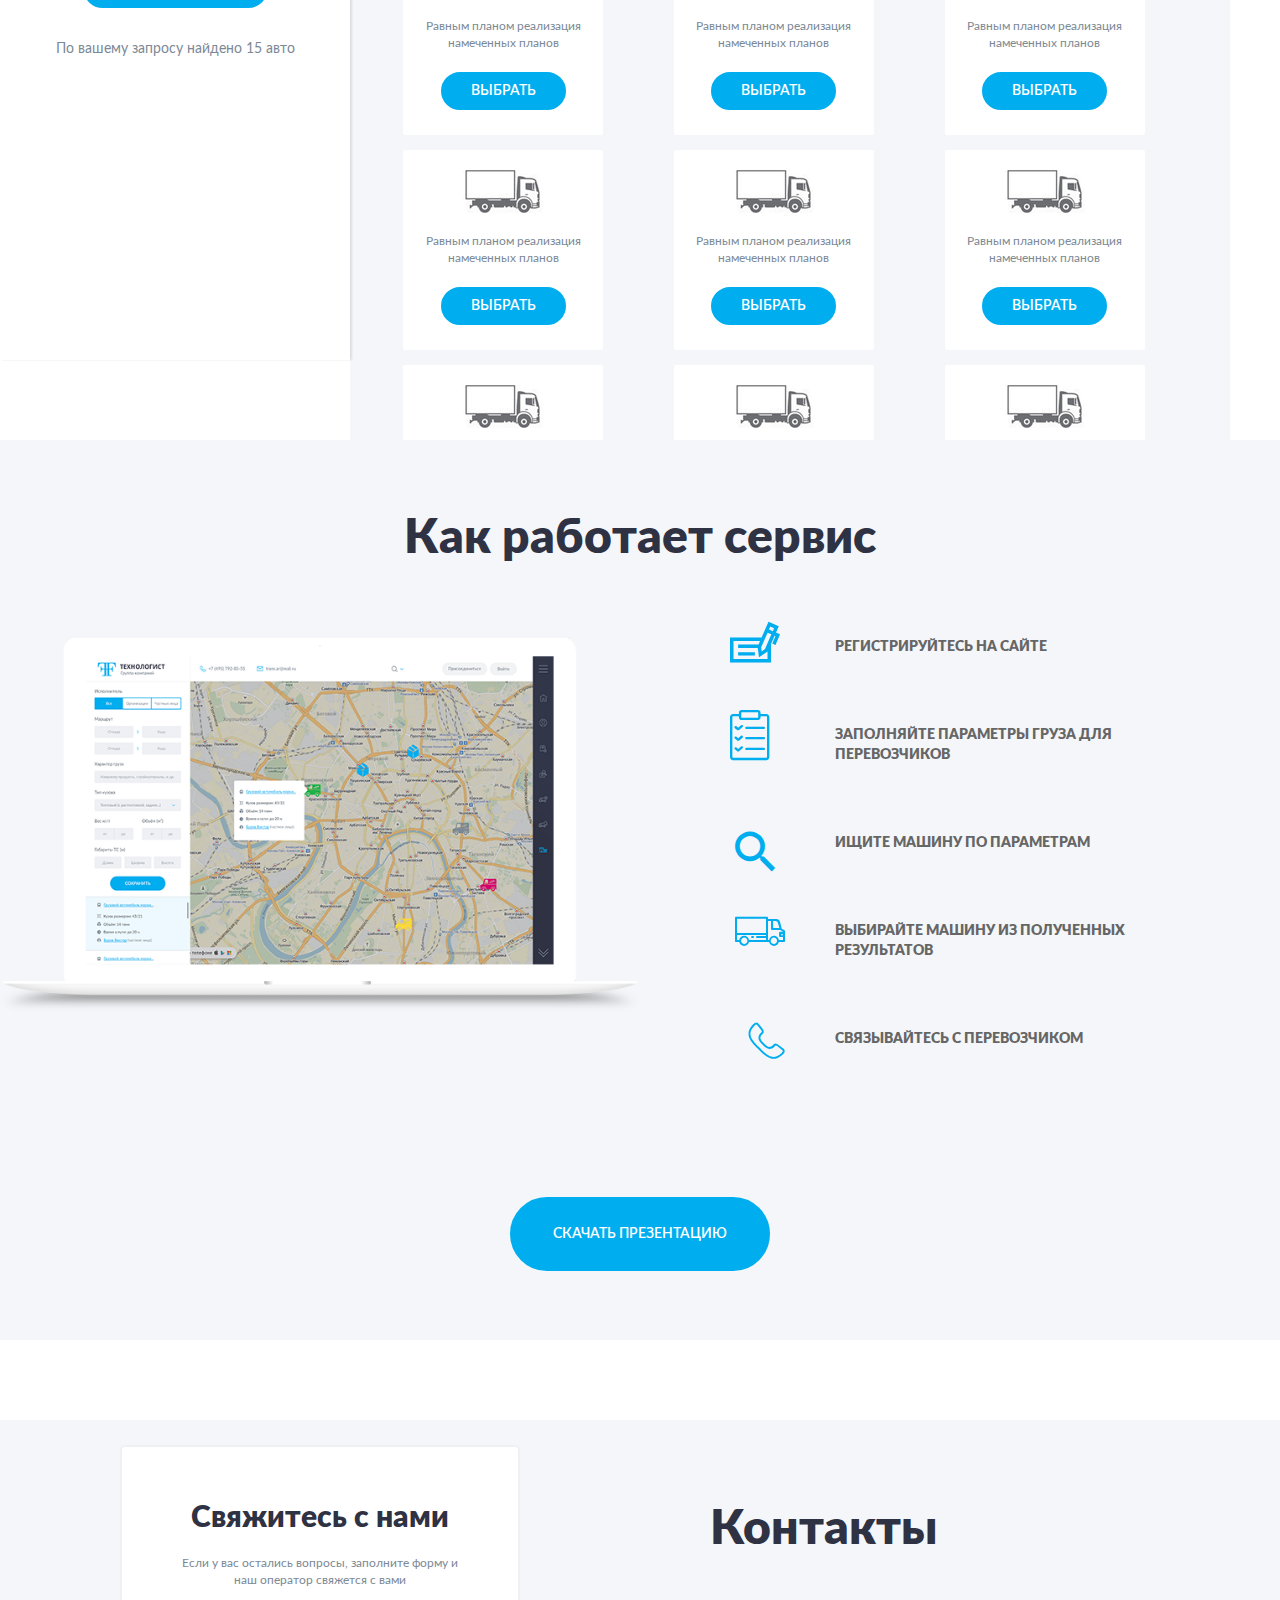
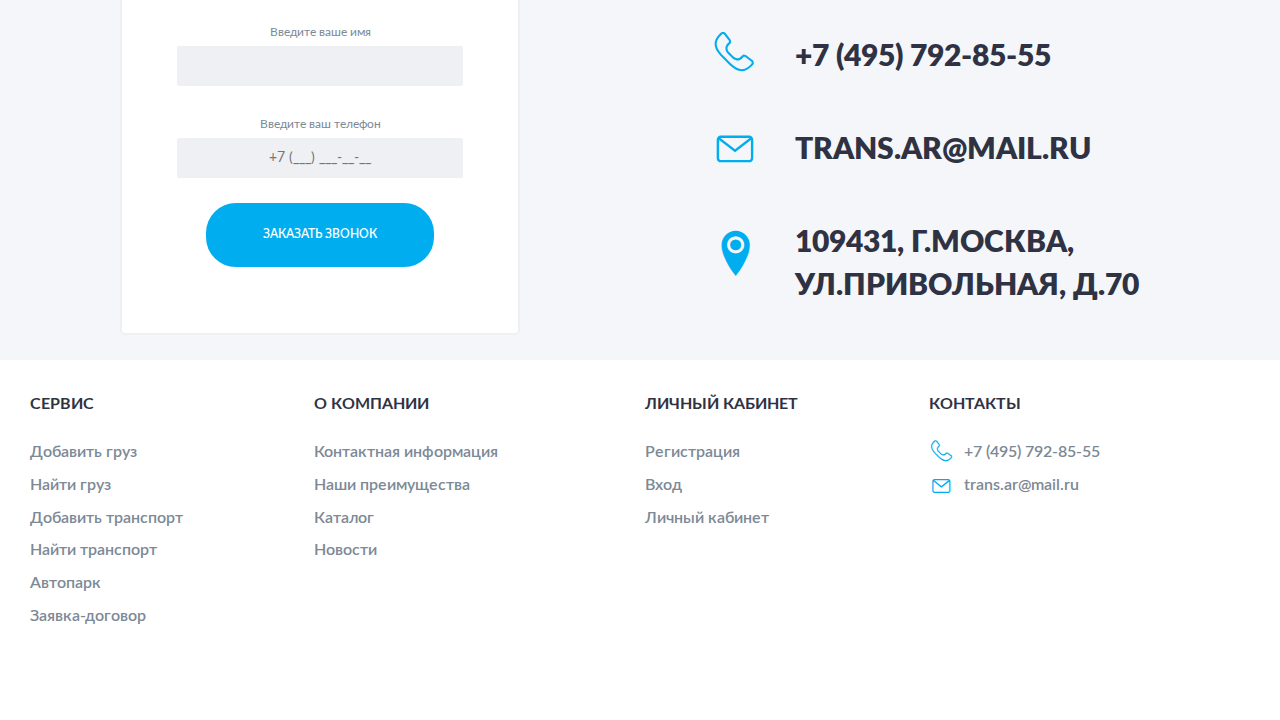
<file: transport/index.html>
<!DOCTYPE html>
<html lang="ru">

<head>

	<meta charset="utf-8">

	<title>Технологист - группа компаний</title>
	<meta name="description" content="">

	<meta http-equiv="X-UA-Compatible" content="IE=edge">
	<meta name="viewport" content="width=device-width, initial-scale=1, maximum-scale=1">

	<meta property="og:image" content="path/to/image.jpg">

	<!-- Chrome, Firefox OS and Opera -->
	<meta name="theme-color" content="#000">
	<!-- Windows Phone -->
	<meta name="msapplication-navbutton-color" content="#000">
	<!-- iOS Safari -->
	<meta name="apple-mobile-web-app-status-bar-style" content="#000">

	<link href="https://fonts.googleapis.com/css?family=Open+Sans:700&amp;subset=cyrillic" rel="stylesheet">

</head>

<body>
	<div class="fixed-menu">
			<div class="menu">
				<div class="logo">
					<div class="logo-svg" style="background-image: url(img/logo.png);"></div>
					<div class="logo-text">
						<h1>технологист</h1>
						<span>Группа компаний</span>
					</div>
					
				</div>

					<div class="basic-menu">
						<div class="mail">
							<ul>
								<li class="basic-menu-phone">+7 (495) 792-85-55</li>
								<li class="basic-menu-mail"> trans.ar@mail.ru</li>
							</ul>
						</div>
						<div class="search"></div>
						<div class="buttons-wrapper">
							<div class="buttons">
								<a class="button-side">Присоединиться</a>
								<a class="button-side">Войти</a>
							</div> 
						</div>
					</div>
					

				
			</div>


			<div class="side-menu ">

				<div class="exit"></div>
				<div class="side-scroll-menu baron baron__root baron__clipper">
					<div class="baron__scroller">
						<ul>
							<li class="home"><a href=""><span>Главная</span></a></li>
							<li class="private-office"><a href=""><span>Личный кабинет</span></a></li>
							<li class="add-delivery"><a href=""><span>Добавить груз</span></a></li>
							<li class="find-delivery"><a href=""><span>Найти груз</span></a></li>
							<li class="add-truck"><a href=""><span>Добавить транспорт</span></a></li>
							<li class="find-truck"><a href=""><span>Найти транспорт</span></a></li>
							<li class="car-park current-page"><a href=""><span>Автопарк</span></a></li>
						</ul>
					</div>
					<div class="baron__track">
						<div class="baron__free">
							<div class="baron__bar"></div>
						</div>
					</div>
				</div>
				
				<div class="selected-page">
					<a class="selected-page-text" href="">Автопарк</a>
					<div class="selected-page-arrow-up page-scroll"></div>
					<div class="selected-page-arrow-down page-scroll"></div>
					<div class="selected-page-tip"><div class="selected-page-tip-trigger"></div></div>
				</div>
			</div>
	</div>
	<div class="main-wrapper">

		<section id="section-1">
			<div class="main-filter-wrapper baron baron__root baron__clipper filter-toggled">

				<div class="main-filter baron__scroller">

					<div class="baron__track">
						<div class="baron__free">
							<div class="baron__bar"></div>
						</div>
					</div>

					<div class="executor">
						<span class="span-filter-style">Исполнитель</span>
						<div class="input-executor-wrapper">
							<input type="radio" name="executor" value="all" id="executor-all" checked="checked"><label for="executor-all" class="executor-first-child">Все</label>
							<input type="radio" name="executor" value="organization" id="executor-organization"><label for="executor-organization">Организации</label>
							<input type="radio" name="executor" value="individuals" id="executor-individuals"><label for="executor-individuals">Частные лица</label>
						</div>
					</div>
					
					<div class="route">
						<span class="span-filter-style">Маршрут</span>
						<div class="input-row">
							<input type="text" name="route" placeholder="Откуда">
							<span class="icon-next"></span>
							<input type="text" name="route" placeholder="Куда">
						</div>
						<div class="input-row">
							<input type="text" name="route" placeholder="Откуда">
							<span class="icon-next"></span>
							<input type="text" name="route" placeholder="Куда">
						</div>
					</div>
				
					<div class="cargo">
						<span class="span-filter-style">Характер груза</span>
						<input type="text" name="cargo" placeholder="Например продукты, стройматериалы и др.">
					</div>
		
					<div class="body-type">
						<span class="span-filter-style">Тип кузова</span>
						
						<div class="body-type-dropdown ">
								<span class="body-type-dropdown-toggle">Тентовый (с растентовкой, задняя...)</span>

								<div class="body-type-dropdown-filter baron baron__root baron__clipper"> 
									<div class="baron__scroller">
										<div class="dropdown-filter-content ">
											<div class="tilt-type">
												<span>Тентованный</span>
												<div class="dropdown-wrapper">
													<span class="dropdown-toggle">Задняя</span>
													<div class="dropdown-div">
														<ul>
															<li>Задняя</li>
															<li>Боковая</li>
															<li>Верхняя</li>
														</ul>
													</div>
												</div>
		
											</div>
		
											<div class="tilt-sort">
												<span>Открытый боковой</span>
												<div class="dropdown-wrapper">
													<span class="dropdown-toggle">Растентовка</span>
													<div class="dropdown-div">
														<ul>
															<li>Растентовка</li>
															<li>Растентовка1</li>
															<li>Растентовка2</li>
														</ul>
													</div>
												</div>
											</div>
		
											<div class="area-type">
												<span>Площадка без бортов</span>
												<div class="area-type-wrapper">
													<div class="dropdown-wrapper">
														<span class="dropdown-toggle">Задняя</span>
														<div class="dropdown-div">
															<ul>
																<li>Задняя</li>
																<li>Боковая</li>
																<li>Верхняя</li>
															</ul>
														</div>
													</div>
													<div class="dropdown-wrapper">
														<span class="dropdown-toggle">Задняя</span>
														<div class="dropdown-div">
															<ul>
																<li>Задняя</li>
																<li>Боковая</li>
																<li>Верхняя</li>
															</ul>
														</div>
													</div>
												</div>
											</div>
		
											<div class="process-isometric">
												<span>Изометрический</span>
												<div class="dropdown-wrapper">
													<span class="dropdown-toggle">Растентовка</span>
													<div class="dropdown-div">
														<ul>
															<li>Растентовка</li>
															<li>Растентовка1</li>
															<li>Растентовка2</li>
														</ul>
													</div>
												</div>
											</div>
											
										</div>
										<div class="baron__track">
											<div class="baron__free">
											<div class="baron__bar"></div>
											</div>
										</div>
									</div>
								</div>
						</div>
					</div>
		
					<div class="measurement">
		
							<div class="weight">
								<span class="span-filter-style">Вес кг/т</span>
								<div class="input-measurment-wrapper">
									<input type="text" name="weight" placeholder="от">
									<input type="text" name="weight" placeholder="до">
								</div>
							</div>
		
							<div class="amount">
								<span class="span-filter-style">Объем (м<sup>3</sup>)</span>
								<div class="input-measurment-wrapper">
									<input type="text" name="amount" placeholder="от">
									<input type="text" name="amount" placeholder="до">
								</div>
							</div>
					</div>
		
					<div class="dimensions">
							<span class="span-filter-style">Габариты ТС (м)</span>
							<input type="text" name="length" placeholder="Длина">
							<input type="text" name="width" placeholder="Ширина">
							<input type="text" name="height" placeholder="Высота">
					</div>
		
					<div class="button-pos">
						<div class="button-basic">
							<span>сохранить</span>
						</div>
					</div>

					<div class="main-filter-result-wrapper baron baron__root baron__clipper">
						<div class="main-filter-rusult-scroll baron__scroller">
							<div class="baron__track">
								<div class="baron__free">
									<div class="baron__bar"></div>
								</div>
							</div>
							<div class="main-filter-result ">
			
								<div class="main-filter-result-link">
									<a href="" class="car-brands">Грузовой автомобиль марки ...</a>
								</div>
			
								<div class="main-filter-result-property">
									<ul class="property">
										<li class="property-body-size">Кузов размером: <span>43/21</span></li>
										<li class="property-scope">Объем: <span>14 тонн</span></li>
										<li class="property-travel-time">Время в пути: <span>до 20 ч.</span></li>
										<li class="property-person"><a href="">Буров Виктор</a> <span class="span-light" >(Частное лицо)</span></li>
			
										<li class="property-body-size">Кузов размером: <span>43/21</span></li>
										<li class="property-scope">Объем: 14 тонн</li>
										<li class="property-travel-time">Время в пути: до 20 ч.</li>
										<li class="property-person"><a href="">Буров Виктор</a> <span class="span-light">(Частное лицо)</span></li>
									</ul>
								</div>
							</div>
							
						</div>

					</div>
					<div class="car-brand-after">
						<a href="" class="car-brands">Грузовой автомобиль марки ...</a>
					</div>

					
				</div>
			</div>
			<div class="filter-toggle"></div>
		
		
			<div class="main-map-wrapper">
				<div class="main-map">
					<script type="text/javascript" charset="utf-8" async src="https://api-maps.yandex.ru/services/constructor/1.0/js/?um=constructor%3A9af233e748c562332fa602063a022b64f5bd378ea1efdfe72ae6fe6831add301&amp;width=100%&amp;height=100%&amp;lang=ru_RU&amp;scroll=false"></script>
				</div>
			</div>
		</section>
	
		<section id="section-2">
			<div class="main-filter-wrapper filter-toggled baron baron__root baron__clipper ">
				<div class="baron__scroller">
					<div class="baron__track">
						<div class="baron__free">
							<div class="baron__bar"></div>
						</div>
					</div>
					<div class="car-park-filter-wrapper">
						<span class="car-park-title">Автопарк</span>
						<div class="car-park-filter">

							<span class="filter-span">Фильтр</span>

							<div class="body-type">
								<span class="span-filter-style">Тип кузова</span>
								
								<div class="body-type-dropdown ">
										<span class="body-type-dropdown-toggle">Тентовый (с растентовкой, задняя...)</span>
										<div class="bg-blackout"></div>
										<div class="body-type-dropdown-filter baron baron__root baron__clipper"> 
											<div class="baron__scroller">
												<div class="dropdown-filter-content ">
													<div class="tilt-type">
														<span>Тентованный</span>
														<div class="dropdown-wrapper">
															<span class="dropdown-toggle">Задняя</span>
															<div class="dropdown-div">
																<ul>
																	<li>Задняя</li>
																	<li>Боковая</li>
																	<li>Верхняя</li>
																</ul>
															</div>
														</div>
				
													</div>
				
													<div class="tilt-sort">
														<span>Открытый боковой</span>
														<div class="dropdown-wrapper">
															<span class="dropdown-toggle">Растентовка</span>
															<div class="dropdown-div">
																<ul>
																	<li>Растентовка</li>
																	<li>Растентовка1</li>
																	<li>Растентовка2</li>
																</ul>
															</div>
														</div>
													</div>
				
													<div class="area-type">
														<span>Площадка без бортов</span>
														<div class="area-type-wrapper">
															<div class="dropdown-wrapper">
																<span class="dropdown-toggle">Задняя</span>
																<div class="dropdown-div">
																	<ul>
																		<li>Задняя</li>
																		<li>Боковая</li>
																		<li>Верхняя</li>
																	</ul>
																</div>
															</div>
															<div class="dropdown-wrapper">
																<span class="dropdown-toggle">Задняя</span>
																<div class="dropdown-div">
																	<ul>
																		<li>Задняя</li>
																		<li>Боковая</li>
																		<li>Верхняя</li>
																	</ul>
																</div>
															</div>
															</div>
													</div>
				
													<div class="process-isometric">
														<span>Изометрический</span>
														<div class="dropdown-wrapper">
															<span class="dropdown-toggle">Растентовка</span>
															<div class="dropdown-div">
																<ul>
																	<li>Растентовка</li>
																	<li>Растентовка1</li>
																	<li>Растентовка2</li>
																</ul>
															</div>
														</div>
													</div>
													
												</div>
												<div class="baron__track">
													<div class="baron__free">
													<div class="baron__bar"></div>
													</div>
												</div>
											</div>
				
										</div>
										
								</div>
							</div>

							<div class="cargo-dimension">
								<span class="span-filter-style">Мин. габариты груза (м)</span>
								<input type="text" name="lenght" placeholder="Длина">
								<input type="text" name="width" placeholder="Ширина">
								<input type="text" name="height" placeholder="Высота">
								<div class="check-dimension">
									<input type="checkbox" name="without-dimension" id="checkbox-without-dimension"><label for="checkbox-without-dimension">Включая машины без указания габаритов</label>
								</div>
							</div>

							<div class="discharge-type">
								<span class="span-filter-style">Тип разгрузки/выгрузки</span>
								<div class="dropdown-wrapper">
									<span class="dropdown-toggle">Не выбрано</span>
									<div class="dropdown-div">
										<ul>
											<li>Верхняя</li>
											<li>Боковая</li>
											<li>Задняя</li>
											<li>С полной растентовкой</li>
											<li>Со снятием поперечных перекладин</li>
											<li>Со снятием стоек</li>
											<li>Без ворот</li>
											<li>Гидроборт</li>
											<li>Аппарели</li>
											<li>С обрешоткой</li>
											<li>С бортами</li>
											<li>Боковая с 2-х сторон</li>
										</ul>
									</div>
								</div>
							</div>

							<div class="button-pos">
								<div class="button-basic">
									<span>подобрать</span>
								</div>
							</div>
							
							<div class="car-park-filter-result">
								<span>По вашему запросу найдено <span> 15</span> авто</span>
							</div>
						</div>
					</div>
				</div>
			</div>
			<div class="filter-toggle"></div>

			<div class="car-result-wrapper baron baron__root baron__clipper">
				<div class="car-result-relative baron__scroller">
					<div class="baron__track">
						<div class="baron__free">
							<div class="baron__bar"></div>
						</div>
					</div>
					<div class="car-result">
						
						<div class="car-instance">
							<div class="car-icon" style="background-image: url(img/car.png);"></div>
							<div class="car-description">
								<span>Равным планом реализация намеченных планов</span>
							</div>
							<div class="button-pos">
								<div class="button-basic">
									<span>Выбрать</span>
								</div>
							</div>
						</div>
						<div class="car-instance">
							<div class="car-icon" style="background-image: url(img/car.png);"></div>
							<div class="car-description">
								<span>Равным планом реализация намеченных планов</span>
							</div>
							<div class="button-pos">
								<div class="button-basic">
									<span>Выбрать</span>
								</div>
							</div>
						</div>
						<div class="car-instance">
							<div class="car-icon" style="background-image: url(img/car.png);"></div>
							<div class="car-description">
								<span>Равным планом реализация намеченных планов</span>
							</div>
							<div class="button-pos">
								<div class="button-basic">
									<span>Выбрать</span>
								</div>
							</div>
						</div>
						<div class="car-instance">
							<div class="car-icon" style="background-image: url(img/car.png);"></div>
							<div class="car-description">
								<span>Равным планом реализация намеченных планов</span>
							</div>
							<div class="button-pos">
								<div class="button-basic">
									<span>Выбрать</span>
								</div>
							</div>
						</div>
						<div class="car-instance">
							<div class="car-icon" style="background-image: url(img/car.png);"></div>
							<div class="car-description">
								<span>Равным планом реализация намеченных планов</span>
							</div>
							<div class="button-pos">
								<div class="button-basic">
									<span>Выбрать</span>
								</div>
							</div>
						</div>
						<div class="car-instance">
							<div class="car-icon" style="background-image: url(img/car.png);"></div>
							<div class="car-description">
								<span>Равным планом реализация намеченных планов</span>
							</div>
							<div class="button-pos">
								<div class="button-basic">
									<span>Выбрать</span>
								</div>
							</div>
						</div>
						<div class="car-instance">
							<div class="car-icon" style="background-image: url(img/car.png);"></div>
							<div class="car-description">
								<span>Равным планом реализация намеченных планов</span>
							</div>
							<div class="button-pos">
								<div class="button-basic">
									<span>Выбрать</span>
								</div>
							</div>
						</div>
						<div class="car-instance">
							<div class="car-icon" style="background-image: url(img/car.png);"></div>
							<div class="car-description">
								<span>Равным планом реализация намеченных планов</span>
							</div>
							<div class="button-pos">
								<div class="button-basic">
									<span>Выбрать</span>
								</div>
							</div>
						</div>
						<div class="car-instance">
							<div class="car-icon" style="background-image: url(img/car.png);"></div>
							<div class="car-description">
								<span>Равным планом реализация намеченных планов</span>
							</div>
							<div class="button-pos">
								<div class="button-basic">
									<span>Выбрать</span>
								</div>
							</div>
						</div>
						<div class="car-instance">
							<div class="car-icon" style="background-image: url(img/car.png);"></div>
							<div class="car-description">
								<span>Равным планом реализация намеченных планов</span>
							</div>
							<div class="button-pos">
								<div class="button-basic">
									<span>Выбрать</span>
								</div>
							</div>
						</div>
						<div class="car-instance">
							<div class="car-icon" style="background-image: url(img/car.png);"></div>
							<div class="car-description">
								<span>Равным планом реализация намеченных планов</span>
							</div>
							<div class="button-pos">
								<div class="button-basic">
									<span>Выбрать</span>
								</div>
							</div>
						</div>
						<div class="car-instance">
							<div class="car-icon" style="background-image: url(img/car.png);"></div> <div class="car-description">
								<span>Равным планом реализация намеченных планов</span>
							</div>
							<div class="button-pos">
								<div class="button-basic">
									<span>Выбрать</span>
								</div>
							</div>
						</div>
						<div class="car-instance">
							<div class="car-icon" style="background-image: url(img/car.png);"></div>
							<div class="car-description">
								<span>Равным планом реализация намеченных планов</span>
							</div>
							<div class="button-pos">
								<div class="button-basic">
									<span>Выбрать</span>
								</div>
							</div>
						</div>
						<div class="car-instance">
							<div class="car-icon" style="background-image: url(img/car.png);"></div>
							<div class="car-description">
								<span>Равным планом реализация намеченных планов</span>
							</div>
							<div class="button-pos">
								<div class="button-basic">
									<span>Выбрать</span>
								</div>
							</div>
						</div>
						<div class="car-instance">
							<div class="car-icon" style="background-image: url(img/car.png);"></div>
							<div class="car-description">
								<span>Равным планом реализация намеченных планов</span>
							</div>
							<div class="button-pos">
								<div class="button-basic">
									<span>Выбрать</span>
								</div>
							</div>
						</div>
						<div class="car-instance">
							<div class="car-icon" style="background-image: url(img/car.png);"></div>
							<div class="car-description">
								<span>Равным планом реализация намеченных планов</span>
							</div>
							<div class="button-pos">
								<div class="button-basic">
									<span>Выбрать</span>
								</div>
							</div>
						</div>
						<div class="car-instance">
							<div class="car-icon" style="background-image: url(img/car.png);"></div>
							<div class="car-description">
								<span>Равным планом реализация намеченных планов</span>
							</div>
							<div class="button-pos">
								<div class="button-basic">
									<span>Выбрать</span>
								</div>
							</div>
						</div>
						<div class="car-instance">
							<div class="car-icon" style="background-image: url(img/car.png);"></div>
							<div class="car-description">
								<span>Равным планом реализация намеченных планов</span>
							</div>
							<div class="button-pos">
								<div class="button-basic">
									<span>Выбрать</span>
								</div>
							</div>
						</div>
						<div class="car-instance">
							<div class="car-icon" style="background-image: url(img/car.png);"></div>
							<div class="car-description">
								<span>Равным планом реализация намеченных планов</span>
							</div>
							<div class="button-pos">
								<div class="button-basic">
									<span>Выбрать</span>
								</div>
							</div>
						</div>
						<div class="car-instance">
							<div class="car-icon" style="background-image: url(img/car.png);"></div>
							<div class="car-description">
								<span>Равным планом реализация намеченных планов</span>
							</div>
							<div class="button-pos">
								<div class="button-basic">
									<span>Выбрать</span>
								</div>
							</div>
						</div>
						<div class="car-instance">
							<div class="car-icon" style="background-image: url(img/car.png);"></div>
							<div class="car-description">
								<span>Равным планом реализация намеченных планов</span>
							</div>
							<div class="button-pos">
								<div class="button-basic">
									<span>Выбрать</span>
								</div>
							</div>
						</div>
						<div class="car-instance">
							<div class="car-icon" style="background-image: url(img/car.png);"></div>
							<div class="car-description">
								<span>Равным планом реализация намеченных планов</span>
							</div>
							<div class="button-pos">
								<div class="button-basic">
									<span>Выбрать</span>
								</div>
							</div>
						</div>
						<div class="car-instance">
							<div class="car-icon" style="background-image: url(img/car.png);"></div>
							<div class="car-description">
								<span>Равным планом реализация намеченных планов</span>
							</div>
							<div class="button-pos">
								<div class="button-basic">
									<span>Выбрать</span>
								</div>
							</div>
						</div>
						<div class="car-instance">
							<div class="car-icon" style="background-image: url(img/car.png);"></div>
							<div class="car-description">
								<span>Равным планом реализация намеченных планов</span>
							</div>
							<div class="button-pos">
								<div class="button-basic">
									<span>Выбрать</span>
								</div>
							</div>
						</div>
						<div class="car-instance">
							<div class="car-icon" style="background-image: url(img/car.png);"></div>
							<div class="car-description">
								<span>Равным планом реализация намеченных планов</span>
							</div>
							<div class="button-pos">
								<div class="button-basic">
									<span>Выбрать</span>
								</div>
							</div>
						</div>
						<div class="car-instance">
							<div class="car-icon" style="background-image: url(img/car.png);"></div>
							<div class="car-description">
								<span>Равным планом реализация намеченных планов</span>
							</div>
							<div class="button-pos">
								<div class="button-basic">
									<span>Выбрать</span>
								</div>
							</div>
						</div>
						<div class="car-instance">
							<div class="car-icon" style="background-image: url(img/car.png);"></div>
							<div class="car-description">
								<span>Равным планом реализация намеченных планов</span>
							</div>
							<div class="button-pos">
								<div class="button-basic">
									<span>Выбрать</span>
								</div>
							</div>
						</div>
						<div class="car-instance">
							<div class="car-icon" style="background-image: url(img/car.png);"></div>
							<div class="car-description">
								<span>Равным планом реализация намеченных планов</span>
							</div>
							<div class="button-pos">
								<div class="button-basic">
									<span>Выбрать</span>
								</div>
							</div>
						</div>
						<div class="car-instance">
							<div class="car-icon" style="background-image: url(img/car.png);"></div>
							<div class="car-description">
								<span>Равным планом реализация намеченных планов</span>
							</div>
							<div class="button-pos">
								<div class="button-basic">
									<span>Выбрать</span>
								</div>
							</div>
						</div>
						<div class="car-instance">
							<div class="car-icon" style="background-image: url(img/car.png);"></div>
							<div class="car-description">
								<span>Равным планом реализация намеченных планов</span>
							</div>
							<div class="button-pos">
								<div class="button-basic">
									<span>Выбрать</span>
								</div>
							</div>
						</div>
						<div class="car-instance">
							<div class="car-icon" style="background-image: url(img/car.png);"></div>
							<div class="car-description">
								<span>Равным планом реализация намеченных планов</span>
							</div>
							<div class="button-pos">
								<div class="button-basic">
									<span>Выбрать</span>
								</div>
							</div>
						</div>
						<div class="car-instance">
							<div class="car-icon" style="background-image: url(img/car.png);"></div>
							<div class="car-description">
								<span>Равным планом реализация намеченных планов</span>
							</div>
							<div class="button-pos">
								<div class="button-basic">
									<span>Выбрать</span>
								</div>
							</div>
						</div>
						<div class="car-instance">
							<div class="car-icon" style="background-image: url(img/car.png);"></div>
							<div class="car-description">
								<span>Равным планом реализация намеченных планов</span>
							</div>
							<div class="button-pos">
								<div class="button-basic">
									<span>Выбрать</span>
								</div>
							</div>
						</div>
						<div class="car-instance">
							<div class="car-icon" style="background-image: url(img/car.png);"></div>
							<div class="car-description">
								<span>Равным планом реализация намеченных планов</span>
							</div>
							<div class="button-pos">
								<div class="button-basic">
									<span>Выбрать</span>
								</div>
							</div>
						</div>
						<div class="car-instance">
							<div class="car-icon" style="background-image: url(img/car.png);"></div>
							<div class="car-description">
								<span>Равным планом реализация намеченных планов</span>
							</div>
							<div class="button-pos">
								<div class="button-basic">
									<span>Выбрать</span>
								</div>
							</div>
						</div>
						<div class="car-instance">
							<div class="car-icon" style="background-image: url(img/car.png);"></div>
							<div class="car-description">
								<span>Равным планом реализация намеченных планов</span>
							</div>
							<div class="button-pos">
								<div class="button-basic">
									<span>Выбрать</span>
								</div>
							</div>
						</div>

					</div>
				</div>
			</div>
		</section>

		<section id="section-3">
			<div class="how-service-work-wrapper baron baron__root baron__clipper ">
				<div class="how-service-work baron__scroller">
					<div class="baron__track">
						<div class="baron__free">
							<div class="baron__bar"></div>
						</div>
					</div>
					<h1 class="span-black">Как работает сервис</h1>
					<div class="service-list-wrapper">
						<div class="service-col">
							<div class="mac-book"><img src="img/mac-book.png" alt=""></div>
						</div>
						<div class="service-col">
							<div class="service-guide">
								<ul>
									<li class="reg" >регистрируйтесь на сайте</li>
									<li class="fill">заполняйте параметры груза для перевозчиков</li>
									<li class="find">ищите машину по параметрам</li>
									<li class="select">выбирайте машину из полученных результатов</li>
									<li class="contact">связывайтесь с перевозчиком</li>
								</ul>
							</div>
						</div>
					</div>
					<div class="button-pos">
						<div class="button-basic">
							<span>скачать презентацию</span>
						</div>
					</div>
				</div>
				
			</div>
		</section>

		<section id="section-4">
			<div class="feedback-wrapper baron baron__root baron__clipper">
				<div class="baron__track">
					<div class="baron__free">
						<div class="baron__bar"></div>
					</div>
				</div>
				<div class="feedback baron__scroller">
					<div class="feedback-col">
						<div class="feedback-div">
							<h2>Cвяжитесь с нами</h2>
							<span>Если у вас остались вопросы, заполните форму и наш оператор свяжется с вами</span>
							<div class="feedback-div-input">
								<span>Введите ваше имя</span>
								<input type="text" name="feedback-name" placeholder="">
							</div>
							<div class="feedback-div-input">
								<span>Введите ваш телефон</span>
								<input type="text" name="feedback-name" placeholder="+7 (___) ___-__-__">
							</div>
							<div class="button-pos">
								<button class="button-basic">
									<span>заказать звонок</span>
								</button>
							</div>
						</div>
					</div>
					<div class="feedback-col feedback-contact-none">
						<div class="feedback-contact">
							<h1 class="span-black">Контакты</h1>
							<ul>
								<li class="feedback-phone">+7 (495) 792-85-55</li>
								<li class="feedback-mail">trans.ar@mail.ru</li>
								<li class="feedback-address">109431, г.москва, ул.привольная, д.70</li>
							</ul>
						</div>
					</div>

				</div>
					
			</div>
			<footer>
				<div class="logo logo-footer">
					<div class="logo-svg" style="background-image: url(img/logo.png);"></div>
					<div class="logo-text">
						<h1>технологист</h1>
						<span>Группа компаний</span>
					</div>
				</div>

					<div class="footer-list-wrapper">
						<div class="footer-list">
							<span class="span-footer">сервис</span>
							<ul>
								<li><a href="">Добавить груз</a></li>
								<li><a href="">Найти груз</a></li>
								<li><a href="">Добавить транспорт</a></li>
								<li><a href="">Найти транспорт</a></li>
								<li><a href="">Автопарк</a></li>
								<li><a href="">Заявка-договор</a></li>
							</ul>
						</div>

						<div class="footer-list">
							<span class="span-footer">о компании</span>
							<ul>
								<li><a href="">Контактная информация</a></li>
								<li><a href="">Наши преимущества</a></li>
								<li><a href="">Каталог</a></li>
								<li><a href="">Новости</a></li>
							</ul>
						</div>

						<div class="footer-list">
							<span class="span-footer">личный кабинет</span>
							<ul>
								<li><a href="">Регистрация</a></li>
								<li><a href="">Вход</a></li>
								<li><a href="">Личный кабинет</a></li>
							</ul>
						</div>

						<div class="footer-list">
							<span class="span-footer">контакты</span>
							<ul>
								<li class="footer-phone"><a href="">+7 (495) 792-85-55</a></li>
								<li class="footer-mail"><a href="">trans.ar@mail.ru</a></li>
							</ul>
						</div>
					</div>

			</footer>
		</section>

	</div>

	</div>


	<link rel="stylesheet" href="css/main.min.css">

	<script src="js/scripts.min.js"></script>

</body>
</html>
</file>
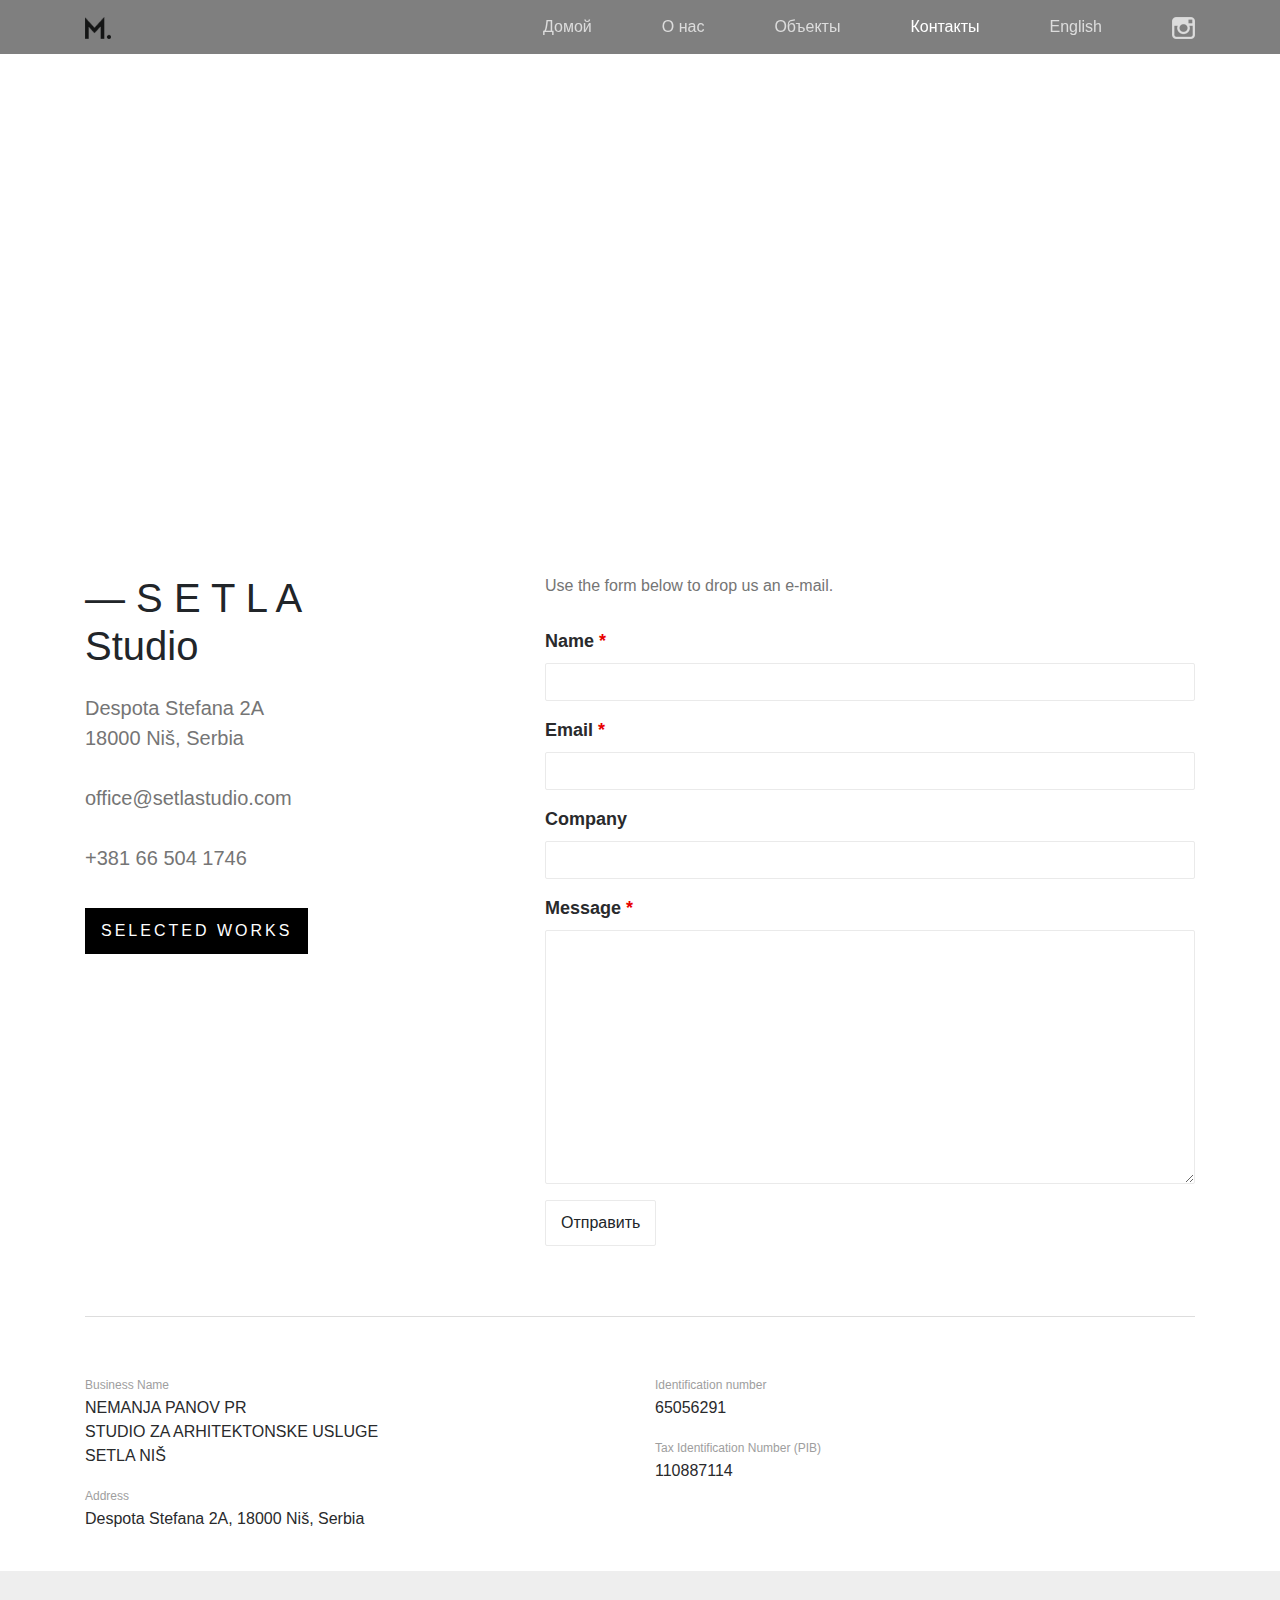
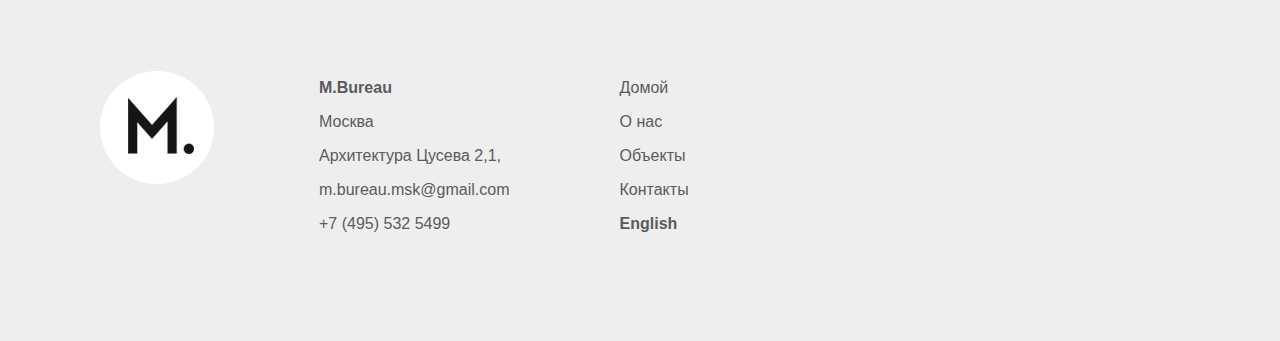
<file: m.bureu/contacts.html>
<!DOCTYPE html>
<html lang="en">
    <head>
		<meta charset="UTF-8">
		<meta name="viewport" content="width=device-width, initial-scale=1.0, maximum-scale=1.0">
        <title>M.Bureu</title>

        <script src="https://code.jquery.com/jquery-3.4.1.min.js"
            integrity="sha256-CSXorXvZcTkaix6Yvo6HppcZGetbYMGWSFlBw8HfCJo="
            crossorigin="anonymous">
        </script>
        

        <!-- Bootstrap -->
        <link rel="stylesheet" href="assets/css/bootstrap/bootstrap.min.css">
        <link rel="stylesheet" href="assets/css/bootstrap/bootstrap-grid.min.css">
        <link rel="stylesheet" href="assets/css/bootstrap/bootstrap-reboot.min.css">
        <script src="assets/js/bootstrap/bootstrap.min.js"></script>
        <script src="assets/js/bootstrap/bootstrap.bundle.min.js"></script>
        <!-- Bootstrap -->
        <!-- Photobox -->
        <link rel="stylesheet" href="assets/css/photobox/photobox.css">
        <link rel="stylesheet" href="assets/css/photobox/photobox.ie.css">
        <script src="assets/js/photobox/jquery.photobox.js"></script>
        <!-- Photobox -->
        <link rel="stylesheet" href="assets/css/main.css">
        <link rel="stylesheet" href="assets/css/media.css">

        <script src="assets/js/common.js"></script>
    </head>
    <body>
        <header>
            <div class="container">
                <div class="header">
                    <div class="header__logo-wrapper">
                        <a href=""><img src="img/logo_full.png" alt="М."></a>
                    </div>
                    <div class="header__menu-wrapper">
                        <ul>
                            <li><a href="index.html">Домой</a></li>
                            <li><a href="about-us.html">О нас</a></li>
                            <li><a href="work.html">Объекты</a></li>
                            <li class="active"><a href="contacts.html">Контакты</a></li>
                            <li><a href="#">English</a></li>
                            <li><a href="#"><img src="img/instagram.png" alt="insta"></a></li>
                        </ul>
                    </div>
                    <div class="header__hamburder-wrapper">
                        <p></p>
                        <p></p>
                        <p></p>
                    </div>
                </div>
            </div>
            <div class="mobile-menu">
                <ul>
                    <li>
                        <a href="index.html">Домой</a>
                    </li>
                    <li>
                        <a href="about-us.html">О нас</a>
                    </li>
                    <li>
                        <a href="work.html">Объекты</a>
                    </li>
                    <li>
                        <a href="contacts.html">Контакты</a>
                    </li>
                    <li>
                        <a href=""><b>english</b></a>
                    </li>
                    
                </ul>
            </div>
        </header>

        <section class="billet low-padding" style="background-image: url(https://setlastudio.com/wp-content/uploads/2018/08/contact-bg-2.jpg);">
            <div class="container">
                <div class="row">
                    <div class="col-md-12">
                        <div class="billet__title-2-wrapper white">
                            <h2>Contact</h2>
                            <span>
                                Interested in working with us or have any questions?
                                <br>
                                Get in touch with us.
                            </span>
                        </div>
                    </div>
                </div>
            </div>
        </section>

        <section class="contacts">
            <div class="container">
                <div class="row">
                    <div class="col-lg-3 col-md-4">
                        <div class="contacts__data-wrapper">
                            <div class="contacts__title-wrapper">
                                <h2>
                                    — S E T L A
                                    Studio
                                </h2>
                            </div>
                            <div class="contacts__content-wrapper">
                                <span>
                                    Despota Stefana 2A
                                    <br>
                                    18000 Niš, Serbia
                                </span>
                                <span>
                                    <a href="">
                                        office@setlastudio.com
                                    </a>
                                </span>
                                <span>
                                    +381 66 504 1746
                                </span>
                            </div>
                            <div class="contacts__button-wrapper">
                                <a href="" class="btn btn-default-inverted">SELECTED WORKS</a>
                            </div>
                        </div>
                    </div>
                    <div class="col-lg-9 col-md-8">
                        <div class="contacts__form-wrapper">
                            <div class="form-tip">
                                Use the form below to drop us an e-mail.
                            </div>
                            <form class="form-instance" action="">
                                <div class="form-group required">
                                    <label for="name">Name <span>*</span> </label>
                                    <input type="text" class="form-control" id="name">
                                    <span class="text-error">Это обязательное поле</span>
                                </div>
                                <div class="form-group required">
                                    <label for="email">Email <span>*</span> </label>
                                    <input type="text" class="form-control" id="email">
                                    <span class="text-error">Это обязательное поле</span>
                                </div>
                                <div class="form-group">
                                    <label for="company">Company</label>
                                    <input type="text" class="form-control" id="company">
                                </div>
                                <div class="form-group required">
                                    <label for="message">Message <span>*</span> </label>
                                    <textarea name="message" id="message" class="form-control" cols="30" rows="10"></textarea>
                                    <span class="text-error">Это обязательное поле</span>
                                </div>
                                <button type="submit" class="btn btn-form form-submit">Отправить</button>
                            </form>
                        </div>
                    </div>
                </div>
            </div>
        </section>

        <div class="container">
            <section class="additional-info">
                <div class="row">
                    <div class="col-md-6">
                        <div class="additional-info__content-wrapper">
                            <div class="additional-info__title">
                                <span>Business Name</span>
                            </div>
                            <div class="additional-info__data">
                                <span>
                                    NEMANJA PANOV PR <br>
                                    STUDIO ZA ARHITEKTONSKE USLUGE <br>
                                    SETLA NIŠ
                                </span>
                            </div>
                        </div>
                        <div class="additional-info__content-wrapper">
                            <div class="additional-info__title">
                                <span>Address</span>
                            </div>
                            <div class="additional-info__data">
                                <span>
                                    Despota Stefana 2A, 18000 Niš, Serbia
                                </span>
                            </div>
                        </div>
                    </div>
                    <div class="col-md-6">
                        <div class="additional-info__content-wrapper">
                            <div class="additional-info__title">
                                <span>Identification number</span>
                            </div>
                            <div class="additional-info__data">
                                <span>
                                    65056291
                                </span>
                            </div>
                        </div>
                        <div class="additional-info__content-wrapper">
                            <div class="additional-info__title">
                                <span>
                                    Tax Identification Number (PIB)
                                </span>
                            </div>
                            <div class="additional-info__data">
                                <span>
                                    110887114
                                </span>
                            </div>
                        </div>
                </div>
            </section>
        </div>

        <footer>
            <div class="container">
                <div class="col-md-12">
                    <div class="footer">
                        <div class="footer__logo-wrapper">
                            <img src="img/logo_footer.png" alt="">
                        </div>
                        <div class="footer__contacts-wrapper">
                            <ul>
                                <li><b>M.Bureau</b></li>
                                <li>Москва</li>
                                <li>Архитектура Цусева 2,1,</li>
                                <li>m.bureau.msk@gmail.com</li>
                                <li>+7 (495) 532 5499</li>
                            </ul>
                        </div>
                        <div class="footer__menu-wrapper">
                            <ul>
                                <li>
                                    <a href="#">Домой</a>
                                </li>
                                <li>
                                    <a href="#">О нас</a>
                                </li>
                                <li>
                                    <a href="#">Объекты</a>
                                </li>
                                <li>
                                    <a href="#">Контакты</a>
                                </li>
                                <li>
                                    <a href="#"><b>English</b></a>
                                </li>
                            </ul>
                        </div>
                    </div>
                </div>
            </div>
        </footer>
    </body>
</html>
</file>
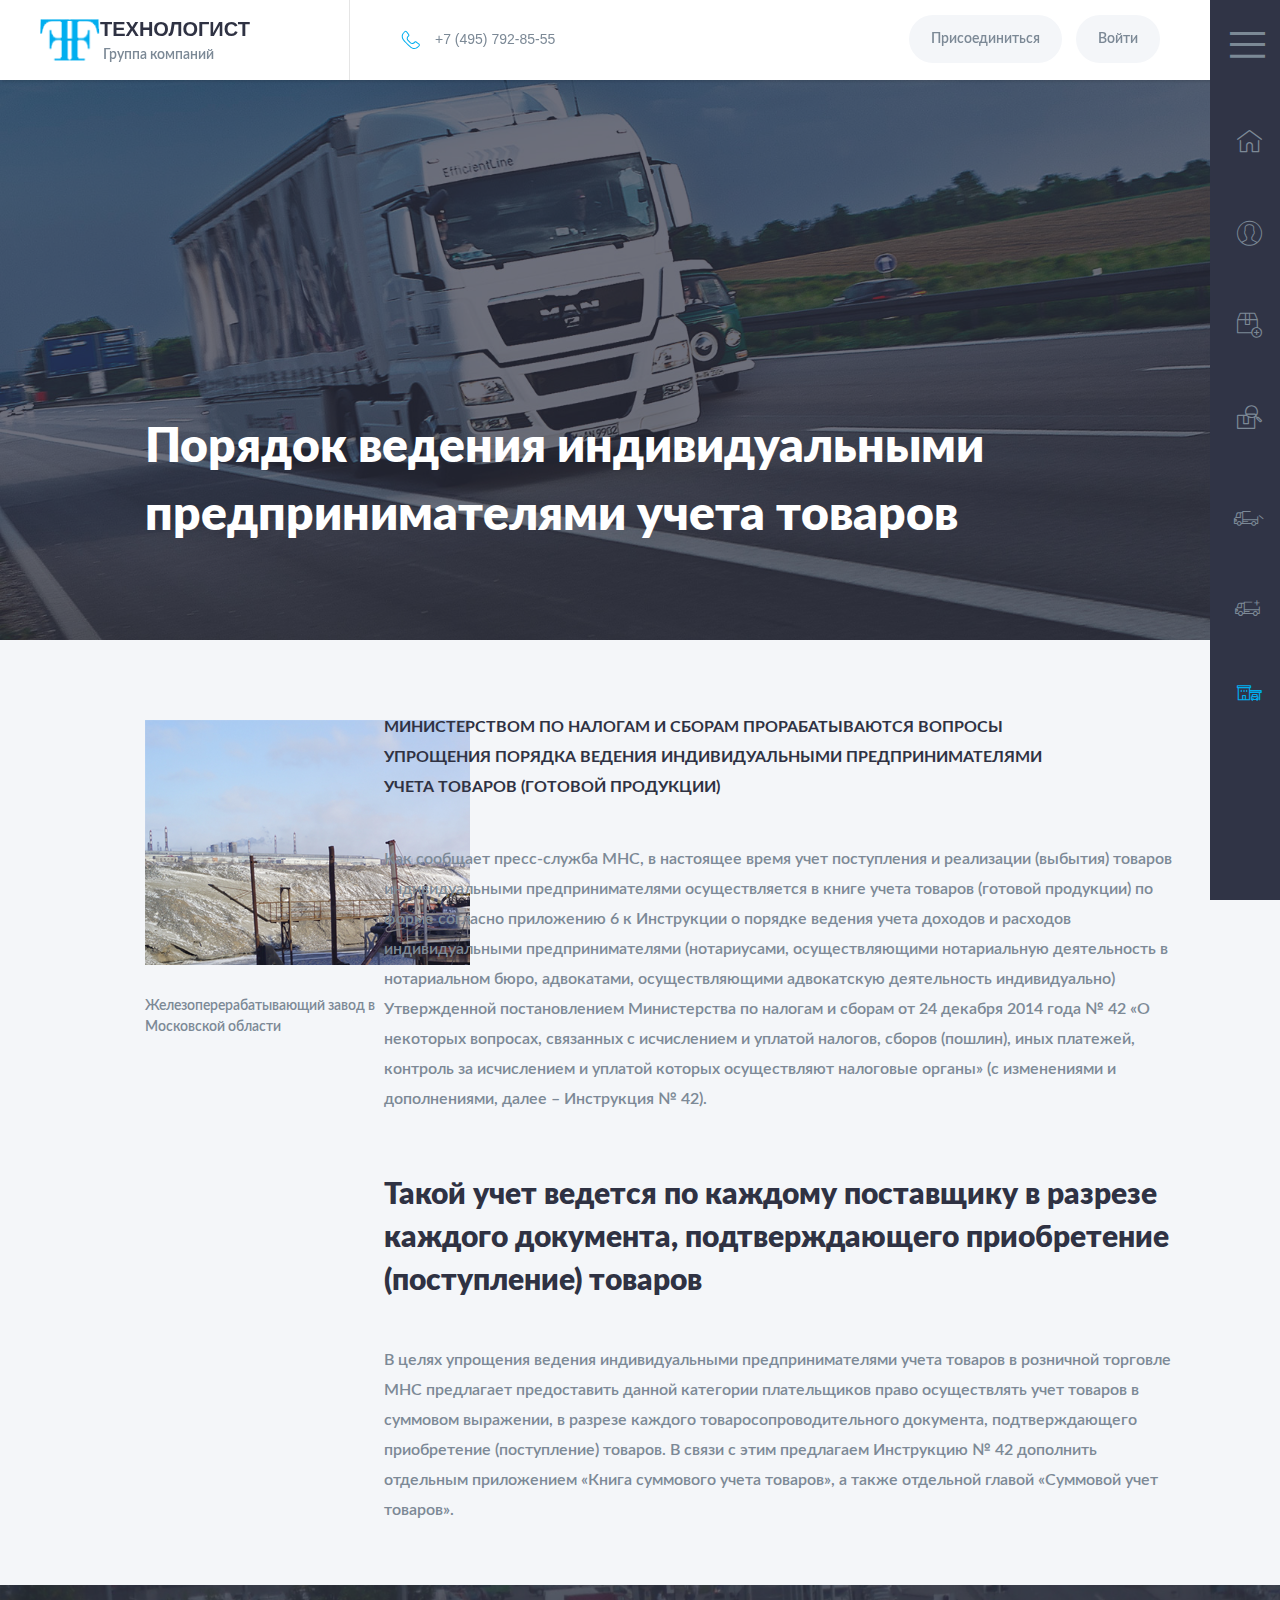
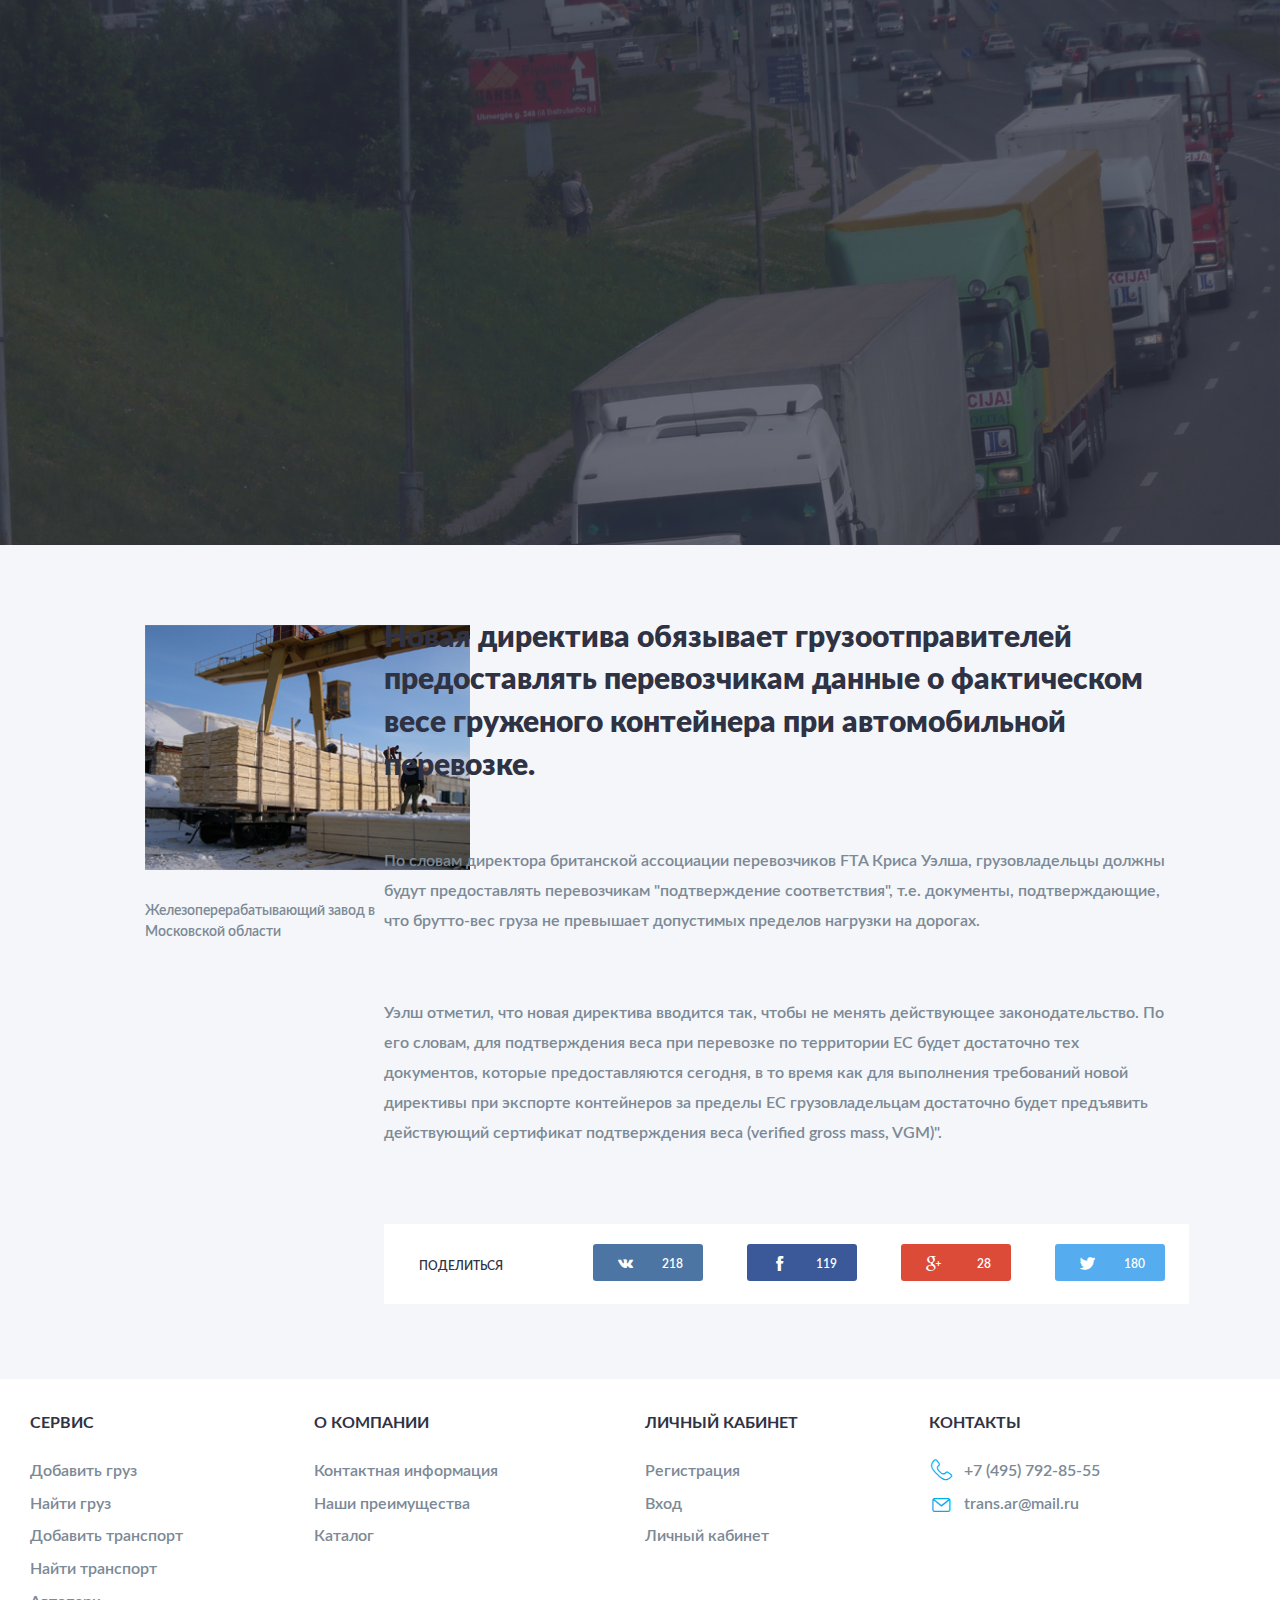
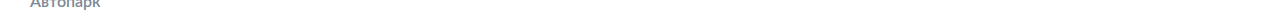
<file: transport/textpage.html>
<!DOCTYPE html>
<html lang="en">
<head>
	<meta charset="UTF-8">
	<title>Текстовая страница</title>
	<meta name="description" content="">

	<meta http-equiv="X-UA-Compatible" content="IE=edge">
	<meta name="viewport" content="width=device-width, initial-scale=1, maximum-scale=1">

	<meta property="og:image" content="path/to/image.jpg">

	<!-- Chrome, Firefox OS and Opera -->
	<meta name="theme-color" content="#000">
	<!-- Windows Phone -->
	<meta name="msapplication-navbutton-color" content="#000">
	<!-- iOS Safari -->
	<meta name="apple-mobile-web-app-status-bar-style" content="#000">

	<link href="https://fonts.googleapis.com/css?family=Open+Sans:700&amp;subset=cyrillic" rel="stylesheet">
</head>
<body class="text-page">
	<div class="fixed-menu">
			<div class="menu">
				<div class="logo">
					<div class="logo-svg" style="background-image: url(img/logo.png);"></div>
					<div class="logo-text">
						<h1>технологист</h1>
						<span>Группа компаний</span>
					</div>
					
				</div>

					<div class="basic-menu">
						<div class="mail">
							<ul>
								<li class="basic-menu-phone">+7 (495) 792-85-55</li>
								<li class="basic-menu-mail"> trans.ar@mail.ru</li>
							</ul>
						</div>
						<div class="search"></div>
						<div class="buttons-wrapper">
							<div class="buttons">
								<a class="button-side">Присоединиться</a>
								<a class="button-side">Войти</a>
							</div> 
						</div>
					</div>
					

				
			</div>


			<div class="side-menu ">

				<div class="exit"></div>
				<div class="side-scroll-menu baron baron__root baron__clipper">
					<div class="baron__scroller">
						<ul>
							<li class="home"><a href=""><span>Главная</span></a></li>
							<li class="private-office"><a href=""><span>Личный кабинет</span></a></li>
							<li class="add-delivery"><a href=""><span>Добавить груз</span></a></li>
							<li class="find-delivery"><a href=""><span>Найти груз</span></a></li>
							<li class="add-truck"><a href=""><span>Добавить транспорт</span></a></li>
							<li class="find-truck"><a href=""><span>Найти транспорт</span></a></li>
							<li class="car-park current-page"><a href=""><span>Автопарк</span></a></li>
						</ul>
					</div>
					<div class="baron__track">
						<div class="baron__free">
							<div class="baron__bar"></div>
						</div>
					</div>
				</div>
				
				<div class="selected-page">
					<a class="selected-page-text" href="">Автопарк</a>
				</div>
			</div>
	</div>

	<div class="text-page-wrapper">
		<div class="img-title" style="background-image: url(img/img_1.png);">
			<div class="img-title-bg"></div>
			<div class="img-title-text">
				<h1>Порядок ведения индивидуальными предпринимателями учета товаров </h1>
			</div>
		</div>

		<div class="big-text-wrapper">
			<div class="photo-place-wrapper">
				<div class="photo-place" style="background-image: url(img/place-img.png);"></div>
				<div class="photo-place-text"><span>Железоперерабатывающий завод в Московской области</span></div>
			</div>
			<div class="basic-text-wrapper">
				<div class="basic-text">
					<h3>Министерством по налогам и сборам прорабатываются вопросы <br> упрощения порядка ведения индивидуальными предпринимателями <br> учета товаров (готовой продукции)</h3>
					<div class="text-side">
						<span>Как сообщает пресс-служба МНС, в настоящее время учет поступления и реализации (выбытия) товаров индивидуальными предпринимателями осуществляется в книге учета товаров (готовой продукции) по форме согласно приложению 6 к Инструкции о порядке ведения учета доходов и расходов индивидуальными предпринимателями (нотариусами, осуществляющими нотариальную деятельность в нотариальном бюро, адвокатами, осуществляющими адвокатскую деятельность индивидуально) Утвержденной постановлением Министерства по налогам и сборам от 24 декабря 2014 года № 42 «О некоторых вопросах, связанных с исчислением и уплатой налогов, сборов (пошлин), иных платежей, контроль за исчислением и уплатой которых осуществляют налоговые органы» (с изменениями и дополнениями, далее – Инструкция № 42).</span>
					</div>
					<h2>Такой учет ведется по каждому поставщику в разрезе каждого документа, подтверждающего приобретение (поступление) товаров</h2>
					<div class="text-side">
						<span>В целях упрощения ведения индивидуальными предпринимателями учета товаров в розничной торговле МНС предлагает предоставить данной категории плательщиков право осуществлять учет товаров в суммовом выражении, в разрезе каждого товаросопроводительного документа, подтверждающего приобретение (поступление) товаров. В связи с этим предлагаем Инструкцию № 42 дополнить отдельным приложением «Книга суммового учета товаров», а также отдельной главой «Суммовой учет товаров».</span>
					</div>
				</div>
			</div>
			
		</div>

		<div class="img-title" style="background-image: url(img/img_2.png);">
			<div class="img-title-bg"></div>
		</div>

		<div class="big-text-wrapper">
			<div class="photo-place-wrapper">
				<div class="photo-place" style="background-image: url(img/place-img2.png);"></div>
				<div class="photo-place-text"><span>Железоперерабатывающий завод в Московской области</span></div>
			</div>
			<div class="basic-text-wrapper">
				<div class="basic-text">
					<h2>Новая директива обязывает грузоотправителей предоставлять перевозчикам данные о фактическом весе груженого контейнера при автомобильной перевозке.</h2>
					<div class="text-side">
						<span><p>По словам директора британской ассоциации перевозчиков FTA Криса Уэлша, грузовладельцы должны будут предоставлять перевозчикам "подтверждение соответствия", т.е. документы, подтверждающие, что брутто-вес груза не превышает допустимых пределов нагрузки на дорогах.</p> <br>  <p>Уэлш отметил, что новая директива вводится так, чтобы не менять действующее законодательство. По его словам, для подтверждения веса при перевозке по территории ЕС будет достаточно тех документов, которые предоставляются сегодня, в то время как для выполнения требований новой директивы при экспорте контейнеров за пределы ЕС грузовладельцам достаточно будет предъявить действующий сертификат подтверждения веса (verified gross mass, VGM)".</p></span>
					</div>
				</div>
				<div class="social-buttons-wrapper">
					<div class="social-buttons">
						<span>поделиться</span>
						<ul>
							<li class="vk"><a href="">218</a></li>
							<li class="facebook"><a href="">119</a></li>
							<li class="google"><a href="">28</a></li>
							<li class="twitter"><a href="">180</a></li>
						</ul>
					</div>
				</div>
			</div>
		</div>
			
		</div>
	</div>

	
	<footer>
		<div class="footer-inner-wrapper baron baron__root baron__clipper filter-toggled">
			<div class="baron__scroller">
			<div class="logo logo-footer">
				<div class="logo-svg" style="background-image: url(img/logo.png);"></div>
				<div class="logo-text">
					<h1>технологист</h1>
					<span>Группа компаний</span>
				</div>
			</div>

			<div class="footer-list-wrapper">
				<div class="footer-list">
					<span class="span-footer">сервис</span>
					<ul>
						<li><a href="">Добавить груз</a></li>
						<li><a href="">Найти груз</a></li>
						<li><a href="">Добавить транспорт</a></li>
						<li><a href="">Найти транспорт</a></li>
						<li><a href="">Автопарк</a></li>
					</ul>
				</div>

				<div class="footer-list">
					<span class="span-footer">о компании</span>
					<ul>
						<li><a href="">Контактная информация</a></li>
						<li><a href="">Наши преимущества</a></li>
						<li><a href="">Каталог</a></li>
					</ul>
				</div>

				<div class="footer-list">
					<span class="span-footer">личный кабинет</span>
					<ul>
						<li><a href="">Регистрация</a></li>
						<li><a href="">Вход</a></li>
						<li><a href="">Личный кабинет</a></li>
					</ul>
				</div>

				<div class="footer-list">
					<span class="span-footer">контакты</span>
					<ul>
						<li class="footer-phone"><a href="">+7 (495) 792-85-55</a></li>
						<li class="footer-mail"><a href="">trans.ar@mail.ru</a></li>
					</ul>
				</div>
			</div>
		</div>
			<div class="baron__track">
				<div class="baron__free">
					<div class="baron__bar"></div>
				</div>
			</div>

		</div>
	</footer>
	<link rel="stylesheet" href="css/main.min.css">
	<script src="js/scripts.min.js"></script>
</body>
</html>
</file>
<file: m.bureu/assets/css/photobox/photobox.css>
/* Normilizes box-sizing  */
#pbOverlay *,
#pbOverlay *:before,
#pbOverlay *:after {
     -moz-box-sizing: content-box;
          box-sizing: content-box;
}


#pbOverlay.show{ opacity:1; pointer-events:auto; }
#pbOverlay{
	opacity:0; overflow:hidden; width:100%; height:100%; position:fixed; z-index:9999; left:0; top:0; text-align:center; pointer-events:none;
	-moz-user-select:none;
	background:rgba(0,0,0,.90);
	filter: progid:DXImageTransform.Microsoft.gradient(startColorstr='#e2000000', endColorstr='#e2000000');
	/* background:radial-gradient(rgba(0,0,0,.6) 0%, rgba(0,0,0,.9) 100%); */
	-webkit-transform:translate3d(0);
	transition:opacity 300ms ease;
}

#pbOverlay.msie{ background-color:rgba(0,0,0,.6); }
.msie.pbLoading .pbWrapper{ background:url('../images/loading.gif') no-repeat center center; }

@keyframes pbLoaderFrames{ 50%{ height:5px; } }
@-webkit-keyframes pbLoaderFrames{ 50%{ height:5px; } }

.pbLoader{ display:none; width:100px; height:100px; position:absolute; z-index:999; top:0; left:0; right:0; bottom:0; margin:auto; text-align:center; border-radius:100%; box-shadow:15px 32px 60px -20px #FFF inset, 1px 1px 3px 1px #FFF inset, 0 0 20px; transition:.3s; }
.thumbs .pbLoader{ -webkit-transform:translateY(-50px); transform:translateY(-50px); }
.pbLoading:not(.msie):not(.error) .pbLoader{ display:block; }
	.pbLoader b{ display:inline-block; vertical-align:middle; margin:0 2px; width:8px; height:60px; border-radius:5px; background:rgba(255,255,255,.8); box-shadow:0 0 10px rgba(0,0,0,.5); -webkit-animation:.9s pbLoaderFrames infinite linear; animation:.9s pbLoaderFrames infinite linear; }
	.pbLoader b:nth-child(2){ -webkit-animation-delay:.3s; animation-delay:.3s; }
	.pbLoader b:nth-child(3){ -webkit-animation-delay:.6s; animation-delay:.6s; }

.mobile.pbLoading .pbLoader{ transform:none; transition:0s; }

.pbWrapper:after,
#pbCaption .pbThumbs ul:after,
#pbOverlay .prevNext:after,
#pbOverlay .pbLoader:before{ content:""; display:inline-block; height:100%; margin-right:-.25em; vertical-align:middle; }

/* Animation when image was not loaded */
@keyframes deadImage{ 50%{ text-shadow:0 0 25px rgba(255,255,255,.5); transform:scale(.85); } }
@-webkit-keyframes deadImage{ 50%{ text-shadow:0 0 25px rgba(255,255,255,.5); -webkit-transform:scale(.85); } }

#pbOverlay button{ outline:0 !important; box-shadow:0; }


.pbWrapper{ -moz-box-sizing:border-box; box-sizing:border-box; transform:rotate(0deg); vertical-align:middle; height:100%; perspective:1200px; position:relative;  }
.video > .pbWrapper{ z-index:11; display:inline-block; }
	/*#pbOverlay.error .pbWrapper{ display:inline-block; width:100%; }*/
	.pbLoading .pbWrapper{ display:inline-block\9; width:100%; } /* ie8+9 hack */
	.pbWrapper:before{ content:'\2716'; color:transparent; text-shadow:0 2px 35px rgba(255,255,255,0); font-size:0; vertical-align:middle; cursor:default; transition:text-shadow .7s ease-out; }
	.error .pbWrapper:before{ font-size:22em; text-shadow:0 0 0 #FFF; -webkit-animation:2s 1s deadImage infinite linear; animation:2s 1s deadImage infinite linear; }
	.thumbs .pbWrapper{ padding:0; margin:0; }
	.error .pbWrapperr img{ width:0; }

	.pbWrapper > div{ display:none; width:624px; height:351px; vertical-align:middle; border-radius:5px; background:rgba(0,0,0,.5); }
	.video > .pbWrapper > div{ display:inline-block; }

	#pbOverlay iframe,
	#pbOverlay embed,
	#pbOverlay object{ display:block; width:100%; height:100%; opacity:1; transition:.5s; }

	.pbWrapper .pbHide iframe{ opacity:0; }

	.pbWrapper > div,
	.pbWrapper > img{
		transition:.5s .5s cubic-bezier(.1, .87, .48, 1);

		-webkit-transform:none;
		-ms-transform:none;
		transform:none;

		-webkit-backface-visibility:hidden;
		box-shadow:0 0 20px #000;
		opacity: 1;
	}

	/* FOR MOBILE */
	.mobile.show .pbWrapper > div,
	.mobile.show .pbWrapper > img{
		transition:30ms;
	}

	/* Content effects */
	.pbWrapper > *,
	.pbHide .pbWrapper > .prepare{ opacity:0; vertical-align:middle; -webkit-transform:scale(.2) rotateX(80deg); -ms-transform:scale(.2) rotateX(80deg); transform:scale(.2) rotateX(80deg); border-radius:6px; border:none; max-height:95%; max-width:100%; }
	.on .pbWrapper > *{ transition-delay:0s; }
	.pbWrapper .zoomable{ -webkit-transition:0s; transition:0s; position:relative; z-index:9; }
	.pbWrapper .rotating{ -webkit-transition:.25s cubic-bezier(.4,.04,0,1); transition:.25s cubic-bezier(.4,.04,0,1); }
	.pbHide .pbWrapper > *{ -webkit-transform:scale(1.2); transform:scale(1.2); transform:none\9; opacity:0; transition:.4s ease-out; }



/*-- close button --*/
#pbCloseBtn,
#pbAutoplayBtn{ position:absolute; top:-50px; right:-50px; z-index:999; display:block; padding:0 0 20px 20px; text-align:center; cursor:pointer; color:#FFF; transition:.3s .3s ease-out; }
.pbHide #pbCloseBtn{ top:-50px; right:-50px; }
.on #pbCloseBtn{ top:-2px; right:-2px; }

#pbCloseBtn:before{ content:'\00D7'; font:bold 1em/1 arial; }
#pbCloseBtn:before, #pbAutoplayBtn:before{ display:inline-block; height:35px; width:35px; padding:8px 8px 12px 12px; font-size:2em; opacity:.8; vertical-align:middle; background:rgba(255,255,255,.2); border-radius:0 0 0 70px; transition:.1s ease-out; }
#pbCloseBtn:hover:before{ padding:15px 10px 24px 24px; background:rgba(255,100,100,.4); }

/*-- autoplay controller --*/
#pbAutoplayBtn{ display:none; right:auto; left:-50px; padding:0; width:50px; height:50px; font-size:13px; }
.hasAutoplay #pbAutoplayBtn{ display:block; }
#pbAutoplayBtn:hover{ width:60px; height:60px; }
.on #pbAutoplayBtn{ top:0px; left:0px; transition:.1s ease-out; }
	#pbAutoplayBtn:before{ content:'\2016'; width:100%; height:100%; border-radius:0 0 70px 0; font-weight:bold; padding:0; text-indent:-6px; line-height:1.6; }
	#pbAutoplayBtn:active:before{ text-shadow:0 0 3px #FFF, 0 0 6px #FFF; }
	#pbAutoplayBtn.play:before{ content:'\25BA'; }

	#pbAutoplayBtn .pbProgress{ display:none\9; width:100%; height:100%; overflow:hidden; position:absolute; padding:6px; top:0; left:0; opacity:.2; transform:rotateZ(0deg); -webkit-transform:rotateZ(0deg); -ms-transform:rotateZ(0deg); -webkit-transform-origin:0 0; -ms-transform-origin:0 0; transform-origin:0 0; -webkit-transition:.3s; transition:.3s; }
	.mobile #pbAutoplayBtn .pbProgress{ -webkit-transition:0s; transition:0s; }
	#pbAutoplayBtn.playing .pbProgress{ -webkit-transform:rotateZ(90deg); -ms-transform:rotateZ(90deg); transform:rotateZ(90deg); }
	#pbAutoplayBtn .pbProgress:before{ content:''; position:absolute; right:0; bottom:0; width:200%; height:200%; border-radius:50%; box-shadow:0 0 0 8px #FFF inset; }

#pbCaption,
.pbHide #pbCaption{ position:absolute; z-index:999; margin-bottom:5px; bottom:-120px; width:100%; overflow:hidden; transform:translateZ(0px); transition:.4s; }
.show.on #pbCaption{ bottom:0; transition-delay:.5s; }
	#pbOverlay.thumbs #pbCaption label{ display:block; }
	#pbCaption label{ display:none; float:right; margin:0 1em; color:#FFF; opacity:.3; transition:.2s; cursor:pointer; }
	#pbCaption label:after{ content:'\276F'; font-size:30px; line-height:30px; display:inline-block; transform:rotate(-90deg); transition:.2s ease-out; }
	#pbCaption label:hover{ opacity:1; }
	#pbCaption .title,
	#pbCaption .counter{ display:inline-block; color:#FFF; margin:0 6px; }
	#pbCaption .counter{ display:none; opacity:.55; }
	.hasCounter #pbCaption .counter{ display:inline-block; }
	.pbCaptionText{ display:inline-block; transition:.3s; opacity:.9; font-weight:bold; vertical-align:middle; text-shadow:1px 1px 1px rgba(0,0,0,.5); padding-left:60px; } /* padding-left from <label> */
	.pbCaptionText.change{ -webkit-transform:translateY(25px); transform:translateY(25px); opacity:0; }
	#pbCaption .rotateBtn{ display:none; background:none; border:0; font:800 1.7em/0 Arial; vertical-align:middle; color:rgba(255,255,255,.5); width:1.1em; height:1.1em; padding:0; border-radius:50%; background:rgba(0,0,0,.2); cursor:pointer; transition:.15s ease-out; }
	#pbCaption .rotateBtn.show{ display:block; float:right; }
	#pbCaption .rotateBtn:hover{ color:rgba(255,255,255,.7); }
	#pbCaption .rotateBtn:active{ color:white; background:rgba(0,0,0,.4); }

.mobile #pbCaption label{ display:none; z-index:-1; color:red; }
.mobile .pbCaptionText{ padding:0; }

/* hide thumbnails */
#pbThumbsToggler:checked ~ #pbCaption .pbThumbs{ margin:0; }
#pbThumbsToggler:checked ~ #pbCaption label:after{ transform:rotate(90deg) }
#pbThumbsToggler:checked ~ .pbWrapper{ margin-top:-50px; padding:50px 0; }

.pbThumbs{ display:none; transition:.35s; -webkit-overflow-scrolling:touch; }
.thumbs .pbThumbs{ display:block; width:100%; padding:5px 0 2px; margin-bottom:-100px; overflow:hidden; }
.mobile .pbThumbs{ overflow:auto; }
.pbThumbs:hover{ clear:both; }
	.pbThumbs ul{ display:inline-block; position:relative; list-style:none; height:80px; padding:0 5px; margin:0; white-space:pre; transition:.2s; }
	.pbThumbs ul:after{ vertical-align:bottom; }
		.pbThumbs li{ display:inline-block; vertical-align:bottom; height:70%; opacity:.6; text-align:center; position:relative; transition:.15s; }
		.pbThumbs li.active{ height:100%; opacity:1; }
		.pbThumbs li:hover{ height:100%; opacity:1; }
		.pbThumbs li.video::before{ content:'\25BA'; color:#FFF; font-size:20px; height:20px; width:20px; line-height:.9; position:absolute; bottom:4px; left:7px; background:rgba(0,0,0,.4); box-shadow:0 0 0 3px rgba(0,0,0,.4); border-radius:0 3px 0 0; pointer-events:none; }
			.pbThumbs a{ height:100%; padding:0 2px; display:block; -moz-user-select:none; }
			.pbThumbs li:hover a{  }
				.pbThumbs img{ height:96%; min-height:95.9%; border:2px solid #FFF; max-width:none; border-radius:0; transition:.15s; }
				.pbThumbs li:hover img{ min-height:96%; } /* fix a bug in Chrome and Opera */
				.pbThumbs li.fast a img{ transition:none; }
				.pbThumbs li.active a img{ border-color:#D8FF16; min-height:96%; }

#pbOverlay .prevNext{ display:none; background:rgba(0,0,0,0); position:absolute; z-index:10; height:100%; width:35%; padding:80px 0; opacity:0; box-sizing:border-box; -moz-box-sizing:border-box; top:0; transition:.2s ease-out; text-shadow:0 0 12px #000, 0 0 10px #FFF; user-select:none; filter:alpha(opacity=0); cursor:pointer; }
#pbOverlay.hasArrows .prevNext{ display:block; }
#pbOverlay .prevNext.pbHide{ display:none; }
#pbOverlay.on .prevNext:hover{ opacity:.5; filter:alpha(opacity=50); }
#pbOverlay.on .prevNext:hover:active{ transition:80ms; opacity:1; filter:alpha(opacity=100); text-shadow:0 0 16px #FFF, 0 0 10px #000; }
	.prevNext b{ display:inline-block; vertical-align:middle; transition:.2s ease-in; }
	.prevNext:hover b{ transition:.2s cubic-bezier(.095, .870, .485, .985); }
	#pbPrevBtn b{ transform:scale(.4) translateX(350px); -webkit-transform:scale(.4) translateX(350px); }
	#pbNextBtn b{ transform:scale(.4) translateX(-350px); -webkit-transform:scale(.4) translateX(-350px); }
	/* */
	#pbPrevBtn b:before,
	#pbNextBtn b:after{ display:inline; line-height:.3; font-size:18em; font-weight:normal; color:#FFF; font-family:Arial; }

	#pbPrevBtn b:before{ content:'\2039'; }
	#pbNextBtn b:after{ content:'\203A'; }
	/* */
	.on #pbPrevBtn:hover b{ transform:scale(1) translateX(20px); -webkit-transform:scale(1) translateX(20px); }
	.on #pbNextBtn:hover b{ transform:scale(1) translateX(-20px); -webkit-transform:scale(1) translateX(-20px); }

.show #pbPrevBtn, #pbOverlay.show #pbNextBtn{  }
.show #pbPrevBtn{ left:0; text-align:left; }
.show #pbNextBtn{ right:0; text-align:right; }

/*------- media queries (for small screens) -----------*/
@media all and (max-width:700px){
	.pbWrapper img,
	.pbHide .pbWrapper img.prepare{ max-height:100%; }

	.thumbs .pbWrapper{ padding:0; margin:0; }
	.pbThumbs{ margin-bottom:-60px; }
	.pbThumbs.show{ margin:0; }

	.pbThumbs ul{ height:50px; }
		.pbThumbs li{ height:100%; opacity:1; }
		.pbThumbs li img{ min-height:96.5%; }
}
/* fix for Chrome */
@media all and (max-width:710px){
	.pbThumbs li.active a img{ min-height:96%; }
}
</file>
<file: m.bureu/assets/css/photobox/photobox.ie.css>
#pbOverlay{ filter: progid:DXImageTransform.Microsoft.gradient(startColorstr='#e6000000', endColorstr='#e6000000'); }

#pbOverlay .prevNext{ filter:alpha(opacity=0); }
#pbOverlay.on .prevNext:hover{ filter:alpha(opacity=60); }
#pbOverlay.on .prevNext:active{ filter:alpha(opacity=100); }

#pbPrevBtn b:before{ content:'‹'; }
#pbNextBtn b:after{ content:'›'; }
</file>
<file: m.bureu/assets/css/main.css>
body{
    font-family: sans-serif;
}
header{
    background-color: rgba(0,0,0,.5);
    position: fixed;
    display: block;
    width: 100%;
    font-family: sans-serif;
    z-index: 999;
    transition: .3s;
}
.header{
    display: flex;
    justify-content: space-between;
    align-items: center;
    padding: 15px 0;
}
.header__hamburder-wrapper{
    display: none;
    height: 14px;
    width: 24px;
    cursor: pointer;
    z-index: 999;
}
.header__hamburder-wrapper:hover p:nth-child(1)
{
    transform: translateY(-2px);
}
.header__hamburder-wrapper:hover p:nth-child(3)
{
    transform: translateY(2px);
}
.header__hamburder-wrapper p{
    transition: .2s ease-in-out;
    width: 100%;
    background-color: #fff;
    height: 2px;
    margin: 0;
    padding: 0;
    position: relative;
    margin-top: 5px;
}
.header__hamburder-wrapper p:nth-child(1){
    margin: 0;
}
.header__menu-wrapper ul{
    margin: 0;
    padding: 0;
    display: flex;
    justify-content: center;
    align-items: center;
}
.header__menu-wrapper ul li{
    padding: 0;
    margin: 0;
    list-style-type: none;
    padding-right: 70px;
}
.header__menu-wrapper ul li:last-child{
    padding-right: 0;
}
.header__menu-wrapper ul li a{
    text-decoration: none;
    color: #dcdcdc;
    transition: .3s ease-in-out;
}
.header__menu-wrapper ul li.active a{
    color: #fff;
}
.header__menu-wrapper ul li a:hover{
    color: #fff;
}
.header__logo-wrapper{
    z-index: 999;
}
.header__logo-wrapper img{
    max-width: 26px;
}

footer{
    width: 100%;
    background-color: #eeeeee;
    font-family: sans-serif;
}
.footer{
    padding: 100px 0;
    display: flex;
    justify-content: flex-start;
    align-items: flex-start;
}
.footer__logo-wrapper{
    margin-right: 100px;
}
.footer__contacts-wrapper{
    margin-right: 100px;
}
.footer__contacts-wrapper ul{
    margin: 0;
    padding: 0;
}
.footer__contacts-wrapper ul li{
    padding: 0;
    margin: 0;
    list-style-type: none;
    color: #5a5b5d;
    padding: 5px;
}
.footer__menu-wrapper ul{
    margin: 0;
    padding: 0;
}
.footer__menu-wrapper ul li{
    padding: 0;
    margin: 0;
    list-style-type: none;
    padding: 5px;
}
.footer__menu-wrapper ul li a{
    text-decoration: none;
    color: #5a5b5d;
    transition: .3s ease-in-out;
}
.footer__menu-wrapper ul li a:hover{
    color: #1573dd;
}

.billet{
    width: 100%;
    padding-top: 180px;
    padding-bottom: 220px;
    background-position: center;
    background-repeat: no-repeat;
    background-size: cover;
}
.billet.low-padding{
    padding: 120px 0 80px;
}
.billet__title-wrapper{
    max-width: 950px;
}
.billet__title-wrapper h2{
    color: #fff;
    font-size: 40px;
    font-family: "HelveticaNeueCyr", sans-serif;
    font-weight: normal;
    margin: 0;
}
.billet__title-2-wrapper h2{
    font-size: 40px;
    margin: 0;
}
.billet__title-2-wrapper.white{
    padding-top: 70px;
}
.billet__title-2-wrapper.white h2,
.billet__title-2-wrapper.white span{
    color: #fff;
}
.billet__title-2-wrapper span{
    font-size: 40px;
    max-width: 700px;
    display: block;
    color: #757575;
    line-height: 52px;
}
.billet__button-wrapper{
    margin-top: 40px;
}

.article{
    padding: 100px 0 20px;
}
.article__title-wrapper h2{
    line-height: 52px;
    font-size: 40px;
    font-family: sans-serif;
    font-weight: lighter;
    margin: 0;
}
.article__content-wrapper{
    color: rgb(117, 117, 117);
}
.article__content-wrapper img{
    max-width: 100%;
}
.article__content-wrapper p{
    font-size: 16px;
    line-height: 23px;
    font-family: sans-serif;
    font-weight: normal;
}

.article-list{
    margin: 20px 0;
    color: rgb(117, 117, 117);
    display: flex;
    justify-content: center;
    align-items: center;
    flex-direction: column;
}
.article-list__list-wrapper{
    margin-top: 30px;
}
.article-list__list-wrapper ul{
    padding: 0;
    margin: 0;
    padding-left: 20px;
}
.article-list__list-wrapper ul li{
    margin: 0;
    padding: 0;
    list-style-type: none;
    position: relative;
}
.article-list__list-wrapper ul li:before{
    content: "—";
    position: absolute;
    left: -20px;
    top: 50%;
    transform: translateY(-50%);
}
.article-list__button-wrapper{
    margin-top: 25px;
}

.btn{
    text-transform: uppercase;
    border: 1px solid #000;
    border-radius: 0;
    cursor: pointer;
    padding: 10px 15px;
    transition: .3s ease-in-out;
}
.btn:hover{
    color: #fff;
    background-color: #000;
}
.btn.btn-default{
    font-size: 12px;
    font-family: sans-serif;
    letter-spacing: 4px;
}
.btn.btn-default-inverted{
    font-size: 16px;
    font-family: sans-serif;
    letter-spacing: 3px;
    background-color: #000;
    color: #fff;
    
}
.btn.btn-default-inverted:hover{
    background-color: transparent;
    color: #000;
}
.btn.btn-title{
    font-size: 24px;
    border: 2px solid #000;
    text-transform: none;
    padding: 12px 40px;
}
.btn.btn-form{
    border: 1px solid #eaeaea;
    border-radius: 2px;
    text-transform: none;
}
.btn.btn-form:hover{
    border: 1px solid #bbb;
    background-color: transparent;
    color: #000;
}

.persons{
    margin: 20px 0 60px;
    padding-bottom: 60px;
    border-bottom: 1px solid rgba(0,0,0,.2);
}
.persons__title-wrapper h3{
    color: #000;
    font-family: sans-serif;
    font-weight: 300;
    font-size: 40px;
    margin-bottom: 30px;
}
.persons__list-wrapper ul{
    padding: 0;
    margin: 0;
    display: flex;
    justify-content: space-between;
    align-items: center;
    flex-wrap: wrap;
}
.persons__list-wrapper ul li{
    margin: 0;
    padding: 0;
    list-style-type: none;
    max-width: 260px;
    width: 100%;
    margin-right: 15px;
    margin-bottom: 20px;
}
.persons__image-wrapper img{
    width: 100%;
}
.persons__info-wrapper{
    display: flex;
    flex-direction: column;
    align-items: flex-start;
    justify-content: center;
}
.persons__info-name{
    margin: 10px 0;
    font-size: 16px;
}
.persons__info-status{
    font-size: 12px;
    color: #9e9e9e;
}

.plank{
    margin-bottom: 60px;
    display: flex;
    justify-content: space-between;
    align-items: center;
    flex-wrap: wrap;
}
.plank__inner-wrapper{
    max-width: 670px;
}
.plank__image-wrapper img{
    max-width: 195px;
}
.plank__title-wrapper{
    margin-bottom: 15px;
}
.plank__title-wrapper h3{
    font-size: 40px;
}
.plank__content-wrapper{
    color: #757575;
}
.plank__content-wrapper p{
    margin-bottom: 20px;
}

.works-list{
    margin-bottom: 40px;
}
.work-list__content-wrapper {
    padding: 0;
    margin: 0;
    display: flex;
    justify-content: center;
    align-items: center;
    flex-wrap: wrap;
}
.work-list__content-wrapper a{
    padding: 0;
    margin: 0;
    list-style-type: none;
    max-width: 470px;
    width: calc((100% - 20px) / 4);
    min-width: 180px;
    margin: 0 2px 5px;
    cursor: pointer;
}
.work-list__content-wrapper a:hover{
    opacity: .7;
}
.work-list__content-wrapper a img{
    display: block;
    width: 100%;
}

.contacts{
    padding: 100px 0 70px;
}
.contacts__data-wrapper{
    margin-bottom: 20px;
}
.contacts__title-wrapper h2{
    font-size: 40px;
}
.contacts__content-wrapper span{
    padding: 15px 0;
    display: block;
    font-size: 20px;
    color: #757575;
}
.contacts__content-wrapper a{
    color: #757575;
    text-decoration: none;
}
.contacts__button-wrapper{
    margin-top: 20px;
}
.contacts__form-wrapper{
    max-width: 650px;
    margin: 0 0 0 auto;
}
.form-tip{
    font-size: 16px;
    color: #757575;
    margin-bottom: 30px;
}

.form-group label{
    font-size: 18px;
    font-weight: bold;
    color: #292a2c;
}
.form-group label span{
    color: #e80000;
}
.form-group textarea{
    border-radius: 2px;
    border: 1px solid #eaeaea;
}
.form-group input{
    border-radius: 2px;
    border: 1px solid #eaeaea;
}
.form-group input:hover{
    border: 1px solid #bbb;
}
.form-group .text-error{
    color: #e80000;
    padding: 5px 0;
    display: none;
}
.form-group.error input,
.form-group.error textarea{
    border: 1px solid #e80000;
}
.form-group.error .text-error{
    display: block;
}

.additional-info{
    padding: 40px 0;
    border-top: 1px solid #ddd;
}
.additional-info__content-wrapper{
    padding: 15px 0 0;
}
.additional-info__title span{
    font-size: 12px;
    color: #9e9e9e;
}
.additional-info__data span{
    font-size: 16px;
    color: #292a2c;
}

.mobile-open{
    overflow-y: hidden;
}
.mobile-open header{
    background-color: rgba(0,0,0,0);
}
.mobile-open .header__hamburder-wrapper p:nth-child(1){
    transform: rotate(45deg) translate(4px, 7px);
}
.mobile-open .header__hamburder-wrapper p:nth-child(2){
    opacity: 0;
}
.mobile-open .header__hamburder-wrapper p:nth-child(3){
    transform: rotate(-45deg) translate(3px, -6px);
}
.mobile-open .header__logo-wrapper img{
    filter: brightness(100);
}
.mobile-menu{
    position: fixed;
    display: none;
    opacity: 0;
    top: 0;
    left: 0;
    width: 100%;
    height: 100%;
    /* background-color: rgba(0,0,0,.8); */
    background: linear-gradient(0deg, rgba(0,0,0,.5) 0%, rgba(0,0,0,.8) 50%);
}
.mobile-menu ul{
    margin: 0;
    padding: 0;
    display: flex;
    justify-content: center;
    align-items: center;
    flex-direction: column;
    margin-top: 25vh;
}
.mobile-menu ul li{
    margin: 0;
    padding: 0;
    list-style-type: none;
    padding: 7px 0;
    opacity: 0;
}
.mobile-menu ul li a{
    color: #fff;
    font-size: 32px;
    text-transform: uppercase;
    text-decoration: none;
}
.mobile-open .mobile-menu ul li:nth-child(1){
    animation: menu_item .4s forwards ease-in-out;
}
.mobile-open .mobile-menu ul li:nth-child(2){
    animation: menu_item .4s forwards ease-in-out;
    animation-delay: .1s;
}
.mobile-open .mobile-menu ul li:nth-child(3){
    animation: menu_item .4s forwards ease-in-out;
    animation-delay: .2s;
}
.mobile-open .mobile-menu ul li:nth-child(4){
    animation: menu_item .4s forwards ease-in-out;
    animation-delay: .3s;
}
.mobile-open .mobile-menu ul li:nth-child(5){
    animation: menu_item .4s forwards ease-in-out;
    animation-delay: .4s;
}

@keyframes menu_item {
    0% {
        opacity: 0;
        transform: translateY(30px);
    }
    100%{
        opacity: 1;
        transform: translateY(0);
    }
}
</file>
<file: m.bureu/assets/css/media.css>
@media only screen and (max-width : 992px){
    .header__menu-wrapper{
        display: none;
    }
    .header__hamburder-wrapper{
        display: block;
    }
}

@media only screen and (max-width : 768px){
    .footer{
        flex-direction: column;
    }
    .footer__logo-wrapper,
    .footer__contacts-wrapper{
        margin-right: 0;
        margin-bottom: 50px;
    }
    .work-list__content-wrapper a{
        width: calc((100% - 20px) / 3);
    }
}

@media only screen and (max-width : 570px){
    .work-list__content-wrapper a{
        width: calc((100% - 20px) / 2);
    }
}

@media only screen and (max-width : 544px){
    .billet{
        padding-bottom: 130px;
    }
    .billet__title-wrapper h2{
        font-size: 30px;
    }
    .article{
        padding-top: 40px;
    }
    .article__title-wrapper{
        margin-bottom: 20px;
    }
    .article__title-wrapper h2{
        font-size: 30px;
    }
    .plank__title-wrapper h3{
        font-size: 30px;
    }
    .plank__inner-wrapper{
        margin-bottom: 20px;
    }
    .plank__image-wrapper{
        width: 100%;
    }
    .plank__image-wrapper img{
        display: block;
        margin: 0 auto;
    }
    .billet__title-2-wrapper h2{
        font-size: 30px;
    }
    .billet__title-2-wrapper span{
        font-size: 30px;
        line-height: 36px;
    }
}

@media only screen and (max-width : 385px){
    .work-list__content-wrapper a{
        width: calc((100% - 20px));
    }
}
</file>
<file: PinkSkies/assets/index-dcdwh8Il.css>
@font-face{font-family:Nunito Sans;src:url(/PinkSkies/assets/NunitoSans-Regular-r6epJq4i.eot);src:local("Nunito Sans Regular"),local("NunitoSans-Regular"),url(/PinkSkies/assets/NunitoSans-Regular-r6epJq4i.eot?#iefix) format("embedded-opentype"),url(/PinkSkies/assets/NunitoSans-Regular-w_1PZPia.woff) format("woff"),url(/PinkSkies/assets/NunitoSans-Regular-Wn_9ht8y.ttf) format("truetype");font-weight:400;font-style:normal}@font-face{font-family:Nunito Sans;src:url(/PinkSkies/assets/NunitoSans-Light-Dn70wRDd.eot);src:local("Nunito Sans Light"),local("NunitoSans-Light"),url(/PinkSkies/assets/NunitoSans-Light-Dn70wRDd.eot?#iefix) format("embedded-opentype"),url(/PinkSkies/assets/NunitoSans-Light-ra0nrXph.woff) format("woff"),url(/PinkSkies/assets/NunitoSans-Light-ZPZDd9dQ.ttf) format("truetype");font-weight:300;font-style:normal}@font-face{font-family:Nunito Sans;src:url(/PinkSkies/assets/NunitoSans-LightItalic-3GX_ZqEE.eot);src:local("Nunito Sans Light Italic"),local("NunitoSans-LightItalic"),url(/PinkSkies/assets/NunitoSans-LightItalic-3GX_ZqEE.eot?#iefix) format("embedded-opentype"),url(/PinkSkies/assets/NunitoSans-LightItalic-rw--UAv2.woff) format("woff"),url(/PinkSkies/assets/NunitoSans-LightItalic-NYGkYOXT.ttf) format("truetype");font-weight:300;font-style:italic}@font-face{font-family:Nunito Sans;src:url(/PinkSkies/assets/NunitoSans-BlackItalic--DugGl-8.eot);src:local("Nunito Sans Black Italic"),local("NunitoSans-BlackItalic"),url(/PinkSkies/assets/NunitoSans-BlackItalic--DugGl-8.eot?#iefix) format("embedded-opentype"),url(/PinkSkies/assets/NunitoSans-BlackItalic-5GyX1zCD.woff) format("woff"),url(/PinkSkies/assets/NunitoSans-BlackItalic-ALr8pn8H.ttf) format("truetype");font-weight:900;font-style:italic}@font-face{font-family:Nunito Sans;src:url(/PinkSkies/assets/NunitoSans-SemiBold-m5RVbLrV.eot);src:local("Nunito Sans SemiBold"),local("NunitoSans-SemiBold"),url(/PinkSkies/assets/NunitoSans-SemiBold-m5RVbLrV.eot?#iefix) format("embedded-opentype"),url(/PinkSkies/assets/NunitoSans-SemiBold-i9MdWBHM.woff) format("woff"),url(/PinkSkies/assets/NunitoSans-SemiBold-XJASAgWf.ttf) format("truetype");font-weight:600;font-style:normal}@font-face{font-family:Nunito Sans;src:url(/PinkSkies/assets/NunitoSans-Bold-kG_HQkHe.eot);src:local("Nunito Sans Bold"),local("NunitoSans-Bold"),url(/PinkSkies/assets/NunitoSans-Bold-kG_HQkHe.eot?#iefix) format("embedded-opentype"),url(/PinkSkies/assets/NunitoSans-Bold-xLW5E4RT.woff) format("woff"),url(/PinkSkies/assets/NunitoSans-Bold-2X3Tw_By.ttf) format("truetype");font-weight:700;font-style:normal}@font-face{font-family:Nunito Sans;src:url(/PinkSkies/assets/NunitoSans-ExtraBold-JvRrpeck.eot);src:local("Nunito Sans ExtraBold"),local("NunitoSans-ExtraBold"),url(/PinkSkies/assets/NunitoSans-ExtraBold-JvRrpeck.eot?#iefix) format("embedded-opentype"),url(/PinkSkies/assets/NunitoSans-ExtraBold-GssObZrQ.woff) format("woff"),url(/PinkSkies/assets/NunitoSans-ExtraBold-jMZ_7qP9.ttf) format("truetype");font-weight:800;font-style:normal}@font-face{font-family:Nunito Sans;src:url(/PinkSkies/assets/NunitoSans-SemiBoldItalic-htmdQPhE.eot);src:local("Nunito Sans SemiBold Italic"),local("NunitoSans-SemiBoldItalic"),url(/PinkSkies/assets/NunitoSans-SemiBoldItalic-htmdQPhE.eot?#iefix) format("embedded-opentype"),url(/PinkSkies/assets/NunitoSans-SemiBoldItalic-OgzVu2TW.woff) format("woff"),url(/PinkSkies/assets/NunitoSans-SemiBoldItalic-K4EZkUP1.ttf) format("truetype");font-weight:600;font-style:italic}@font-face{font-family:Nunito Sans;src:url(/PinkSkies/assets/NunitoSans-Black-JDudwt77.eot);src:local("Nunito Sans Black"),local("NunitoSans-Black"),url(/PinkSkies/assets/NunitoSans-Black-JDudwt77.eot?#iefix) format("embedded-opentype"),url(/PinkSkies/assets/NunitoSans-Black-ZkcGVy2r.woff) format("woff"),url(/PinkSkies/assets/NunitoSans-Black-VxMJp46e.ttf) format("truetype");font-weight:900;font-style:normal}@font-face{font-family:Nunito Sans;src:url(/PinkSkies/assets/NunitoSans-ExtraLightItalic-FMJ37Hlz.eot);src:local("Nunito Sans ExtraLight Italic"),local("NunitoSans-ExtraLightItalic"),url(/PinkSkies/assets/NunitoSans-ExtraLightItalic-FMJ37Hlz.eot?#iefix) format("embedded-opentype"),url(/PinkSkies/assets/NunitoSans-ExtraLightItalic-Uva79EpA.woff) format("woff"),url(/PinkSkies/assets/NunitoSans-ExtraLightItalic-tOJKZPbv.ttf) format("truetype");font-weight:200;font-style:italic}@font-face{font-family:Nunito Sans;src:url(/PinkSkies/assets/NunitoSans-ExtraLight-PVOB0tMV.eot);src:local("Nunito Sans ExtraLight"),local("NunitoSans-ExtraLight"),url(/PinkSkies/assets/NunitoSans-ExtraLight-PVOB0tMV.eot?#iefix) format("embedded-opentype"),url(/PinkSkies/assets/NunitoSans-ExtraLight-CFX-lQHm.woff) format("woff"),url(/PinkSkies/assets/NunitoSans-ExtraLight-KChtOe2e.ttf) format("truetype");font-weight:200;font-style:normal}@font-face{font-family:Nunito Sans;src:url(/PinkSkies/assets/NunitoSans-BoldItalic-i3ToJVVD.eot);src:local("Nunito Sans Bold Italic"),local("NunitoSans-BoldItalic"),url(/PinkSkies/assets/NunitoSans-BoldItalic-i3ToJVVD.eot?#iefix) format("embedded-opentype"),url(/PinkSkies/assets/NunitoSans-BoldItalic-Lmid1a22.woff) format("woff"),url(/PinkSkies/assets/NunitoSans-BoldItalic-c5FCr26E.ttf) format("truetype");font-weight:700;font-style:italic}@font-face{font-family:Nunito Sans;src:url(/PinkSkies/assets/NunitoSans-ExtraBoldItalic-NL1nclEV.eot);src:local("Nunito Sans ExtraBold Italic"),local("NunitoSans-ExtraBoldItalic"),url(/PinkSkies/assets/NunitoSans-ExtraBoldItalic-NL1nclEV.eot?#iefix) format("embedded-opentype"),url(/PinkSkies/assets/NunitoSans-ExtraBoldItalic-3CUz-s-s.woff) format("woff"),url(/PinkSkies/assets/NunitoSans-ExtraBoldItalic-kKIiVCxs.ttf) format("truetype");font-weight:800;font-style:italic}@font-face{font-family:Nunito Sans;src:url(/PinkSkies/assets/NunitoSans-Italic-2SNs0Vn4.eot);src:local("Nunito Sans Italic"),local("NunitoSans-Italic"),url(/PinkSkies/assets/NunitoSans-Italic-2SNs0Vn4.eot?#iefix) format("embedded-opentype"),url(/PinkSkies/assets/NunitoSans-Italic--LQmSq0v.woff) format("woff"),url(/PinkSkies/assets/NunitoSans-Italic-EeOs6FAb.ttf) format("truetype");font-weight:400;font-style:italic}@font-face{font-family:Nunito Sans;src:url(https://fontstorage.com/st/nunitosans/200U+FB00-FB4F.woff2) format("woff2");font-weight:200;font-style:normal;font-display:swap;unicode-range:U+FB00-FB4F}@font-face{font-family:Nunito Sans;src:url(https://fontstorage.com/st/nunitosans/200U+0000-007F.woff2) format("woff2");font-weight:200;font-style:normal;font-display:swap;unicode-range:U+0000-007F}@font-face{font-family:Nunito Sans;src:url(https://fontstorage.com/st/nunitosans/200U+0300-036F.woff2) format("woff2");font-weight:200;font-style:normal;font-display:swap;unicode-range:U+0300-036F}@font-face{font-family:Nunito Sans;src:url(https://fontstorage.com/st/nunitosans/200U+20A0-20CF.woff2) format("woff2");font-weight:200;font-style:normal;font-display:swap;unicode-range:U+20A0-20CF}@font-face{font-family:Nunito Sans;src:url(https://fontstorage.com/st/nunitosans/200U+0400-04FF.woff2) format("woff2");font-weight:200;font-style:normal;font-display:swap;unicode-range:U+0400-04FF}@font-face{font-family:Nunito Sans;src:url(https://fontstorage.com/st/nunitosans/200U+0500-052F.woff2) format("woff2");font-weight:200;font-style:normal;font-display:swap;unicode-range:U+0500-052F}@font-face{font-family:Nunito Sans;src:url(https://fontstorage.com/st/nunitosans/200U+2000-206F.woff2) format("woff2");font-weight:200;font-style:normal;font-display:swap;unicode-range:U+2000-206F}@font-face{font-family:Nunito Sans;src:url(https://fontstorage.com/st/nunitosans/200U+25A0-25FF.woff2) format("woff2");font-weight:200;font-style:normal;font-display:swap;unicode-range:U+25A0-25FF}@font-face{font-family:Nunito Sans;src:url(https://fontstorage.com/st/nunitosans/200U+0370-03FF.woff2) format("woff2");font-weight:200;font-style:normal;font-display:swap;unicode-range:U+0370-03FF}@font-face{font-family:Nunito Sans;src:url(https://fontstorage.com/st/nunitosans/200U+0250-02AF.woff2) format("woff2");font-weight:200;font-style:normal;font-display:swap;unicode-range:U+0250-02AF}@font-face{font-family:Nunito Sans;src:url(https://fontstorage.com/st/nunitosans/200U+1E00-1EFF.woff2) format("woff2");font-weight:200;font-style:normal;font-display:swap;unicode-range:U+1E00-1EFF}@font-face{font-family:Nunito Sans;src:url(https://fontstorage.com/st/nunitosans/200U+0100-017F.woff2) format("woff2");font-weight:200;font-style:normal;font-display:swap;unicode-range:U+0100-017F}@font-face{font-family:Nunito Sans;src:url(https://fontstorage.com/st/nunitosans/200U+0180-024F.woff2) format("woff2");font-weight:200;font-style:normal;font-display:swap;unicode-range:U+0180-024F}@font-face{font-family:Nunito Sans;src:url(https://fontstorage.com/st/nunitosans/200U+0080-00FF.woff2) format("woff2");font-weight:200;font-style:normal;font-display:swap;unicode-range:U+0080-00FF}@font-face{font-family:Nunito Sans;src:url(https://fontstorage.com/st/nunitosans/200U+2100-214F.woff2) format("woff2");font-weight:200;font-style:normal;font-display:swap;unicode-range:U+2100-214F}@font-face{font-family:Nunito Sans;src:url(https://fontstorage.com/st/nunitosans/200U+2200-22FF.woff2) format("woff2");font-weight:200;font-style:normal;font-display:swap;unicode-range:U+2200-22FF}@font-face{font-family:Nunito Sans;src:url(https://fontstorage.com/st/nunitosans/200U+27C0-27EF.woff2) format("woff2");font-weight:200;font-style:normal;font-display:swap;unicode-range:U+27C0-27EF}@font-face{font-family:Nunito Sans;src:url(https://fontstorage.com/st/nunitosans/200U+E000-F8FF.woff2) format("woff2");font-weight:200;font-style:normal;font-display:swap;unicode-range:U+E000-F8FF}@font-face{font-family:Nunito Sans;src:url(https://fontstorage.com/st/nunitosans/200U+02B0-02FF.woff2) format("woff2");font-weight:200;font-style:normal;font-display:swap;unicode-range:U+02B0-02FF}@font-face{font-family:Nunito Sans;src:url(https://fontstorage.com/st/nunitosans/200U+2070-209F.woff2) format("woff2");font-weight:200;font-style:normal;font-display:swap;unicode-range:U+2070-209F}@font-face{font-family:Nunito Sans;src:url(https://fontstorage.com/st/nunitosans/200iU+FB00-FB4F.woff2) format("woff2");font-weight:200;font-style:italic;font-display:swap;unicode-range:U+FB00-FB4F}@font-face{font-family:Nunito Sans;src:url(https://fontstorage.com/st/nunitosans/200iU+0000-007F.woff2) format("woff2");font-weight:200;font-style:italic;font-display:swap;unicode-range:U+0000-007F}@font-face{font-family:Nunito Sans;src:url(https://fontstorage.com/st/nunitosans/200iU+0300-036F.woff2) format("woff2");font-weight:200;font-style:italic;font-display:swap;unicode-range:U+0300-036F}@font-face{font-family:Nunito Sans;src:url(https://fontstorage.com/st/nunitosans/200iU+20A0-20CF.woff2) format("woff2");font-weight:200;font-style:italic;font-display:swap;unicode-range:U+20A0-20CF}@font-face{font-family:Nunito Sans;src:url(https://fontstorage.com/st/nunitosans/200iU+0400-04FF.woff2) format("woff2");font-weight:200;font-style:italic;font-display:swap;unicode-range:U+0400-04FF}@font-face{font-family:Nunito Sans;src:url(https://fontstorage.com/st/nunitosans/200iU+0500-052F.woff2) format("woff2");font-weight:200;font-style:italic;font-display:swap;unicode-range:U+0500-052F}@font-face{font-family:Nunito Sans;src:url(https://fontstorage.com/st/nunitosans/200iU+2000-206F.woff2) format("woff2");font-weight:200;font-style:italic;font-display:swap;unicode-range:U+2000-206F}@font-face{font-family:Nunito Sans;src:url(https://fontstorage.com/st/nunitosans/200iU+25A0-25FF.woff2) format("woff2");font-weight:200;font-style:italic;font-display:swap;unicode-range:U+25A0-25FF}@font-face{font-family:Nunito Sans;src:url(https://fontstorage.com/st/nunitosans/200iU+0370-03FF.woff2) format("woff2");font-weight:200;font-style:italic;font-display:swap;unicode-range:U+0370-03FF}@font-face{font-family:Nunito Sans;src:url(https://fontstorage.com/st/nunitosans/200iU+0250-02AF.woff2) format("woff2");font-weight:200;font-style:italic;font-display:swap;unicode-range:U+0250-02AF}@font-face{font-family:Nunito Sans;src:url(https://fontstorage.com/st/nunitosans/200iU+1E00-1EFF.woff2) format("woff2");font-weight:200;font-style:italic;font-display:swap;unicode-range:U+1E00-1EFF}@font-face{font-family:Nunito Sans;src:url(https://fontstorage.com/st/nunitosans/200iU+0100-017F.woff2) format("woff2");font-weight:200;font-style:italic;font-display:swap;unicode-range:U+0100-017F}@font-face{font-family:Nunito Sans;src:url(https://fontstorage.com/st/nunitosans/200iU+0180-024F.woff2) format("woff2");font-weight:200;font-style:italic;font-display:swap;unicode-range:U+0180-024F}@font-face{font-family:Nunito Sans;src:url(https://fontstorage.com/st/nunitosans/200iU+0080-00FF.woff2) format("woff2");font-weight:200;font-style:italic;font-display:swap;unicode-range:U+0080-00FF}@font-face{font-family:Nunito Sans;src:url(https://fontstorage.com/st/nunitosans/200iU+2100-214F.woff2) format("woff2");font-weight:200;font-style:italic;font-display:swap;unicode-range:U+2100-214F}@font-face{font-family:Nunito Sans;src:url(https://fontstorage.com/st/nunitosans/200iU+2200-22FF.woff2) format("woff2");font-weight:200;font-style:italic;font-display:swap;unicode-range:U+2200-22FF}@font-face{font-family:Nunito Sans;src:url(https://fontstorage.com/st/nunitosans/200iU+27C0-27EF.woff2) format("woff2");font-weight:200;font-style:italic;font-display:swap;unicode-range:U+27C0-27EF}@font-face{font-family:Nunito Sans;src:url(https://fontstorage.com/st/nunitosans/200iU+E000-F8FF.woff2) format("woff2");font-weight:200;font-style:italic;font-display:swap;unicode-range:U+E000-F8FF}@font-face{font-family:Nunito Sans;src:url(https://fontstorage.com/st/nunitosans/200iU+02B0-02FF.woff2) format("woff2");font-weight:200;font-style:italic;font-display:swap;unicode-range:U+02B0-02FF}@font-face{font-family:Nunito Sans;src:url(https://fontstorage.com/st/nunitosans/200iU+2070-209F.woff2) format("woff2");font-weight:200;font-style:italic;font-display:swap;unicode-range:U+2070-209F}@font-face{font-family:Nunito Sans;src:url(https://fontstorage.com/st/nunitosans/300U+FB00-FB4F.woff2) format("woff2");font-weight:300;font-style:normal;font-display:swap;unicode-range:U+FB00-FB4F}@font-face{font-family:Nunito Sans;src:url(https://fontstorage.com/st/nunitosans/300U+0000-007F.woff2) format("woff2");font-weight:300;font-style:normal;font-display:swap;unicode-range:U+0000-007F}@font-face{font-family:Nunito Sans;src:url(https://fontstorage.com/st/nunitosans/300U+0300-036F.woff2) format("woff2");font-weight:300;font-style:normal;font-display:swap;unicode-range:U+0300-036F}@font-face{font-family:Nunito Sans;src:url(https://fontstorage.com/st/nunitosans/300U+20A0-20CF.woff2) format("woff2");font-weight:300;font-style:normal;font-display:swap;unicode-range:U+20A0-20CF}@font-face{font-family:Nunito Sans;src:url(https://fontstorage.com/st/nunitosans/300U+0400-04FF.woff2) format("woff2");font-weight:300;font-style:normal;font-display:swap;unicode-range:U+0400-04FF}@font-face{font-family:Nunito Sans;src:url(https://fontstorage.com/st/nunitosans/300U+0500-052F.woff2) format("woff2");font-weight:300;font-style:normal;font-display:swap;unicode-range:U+0500-052F}@font-face{font-family:Nunito Sans;src:url(https://fontstorage.com/st/nunitosans/300U+2000-206F.woff2) format("woff2");font-weight:300;font-style:normal;font-display:swap;unicode-range:U+2000-206F}@font-face{font-family:Nunito Sans;src:url(https://fontstorage.com/st/nunitosans/300U+25A0-25FF.woff2) format("woff2");font-weight:300;font-style:normal;font-display:swap;unicode-range:U+25A0-25FF}@font-face{font-family:Nunito Sans;src:url(https://fontstorage.com/st/nunitosans/300U+0370-03FF.woff2) format("woff2");font-weight:300;font-style:normal;font-display:swap;unicode-range:U+0370-03FF}@font-face{font-family:Nunito Sans;src:url(https://fontstorage.com/st/nunitosans/300U+0250-02AF.woff2) format("woff2");font-weight:300;font-style:normal;font-display:swap;unicode-range:U+0250-02AF}@font-face{font-family:Nunito Sans;src:url(https://fontstorage.com/st/nunitosans/300U+1E00-1EFF.woff2) format("woff2");font-weight:300;font-style:normal;font-display:swap;unicode-range:U+1E00-1EFF}@font-face{font-family:Nunito Sans;src:url(https://fontstorage.com/st/nunitosans/300U+0100-017F.woff2) format("woff2");font-weight:300;font-style:normal;font-display:swap;unicode-range:U+0100-017F}@font-face{font-family:Nunito Sans;src:url(https://fontstorage.com/st/nunitosans/300U+0180-024F.woff2) format("woff2");font-weight:300;font-style:normal;font-display:swap;unicode-range:U+0180-024F}@font-face{font-family:Nunito Sans;src:url(https://fontstorage.com/st/nunitosans/300U+0080-00FF.woff2) format("woff2");font-weight:300;font-style:normal;font-display:swap;unicode-range:U+0080-00FF}@font-face{font-family:Nunito Sans;src:url(https://fontstorage.com/st/nunitosans/300U+2100-214F.woff2) format("woff2");font-weight:300;font-style:normal;font-display:swap;unicode-range:U+2100-214F}@font-face{font-family:Nunito Sans;src:url(https://fontstorage.com/st/nunitosans/300U+2200-22FF.woff2) format("woff2");font-weight:300;font-style:normal;font-display:swap;unicode-range:U+2200-22FF}@font-face{font-family:Nunito Sans;src:url(https://fontstorage.com/st/nunitosans/300U+27C0-27EF.woff2) format("woff2");font-weight:300;font-style:normal;font-display:swap;unicode-range:U+27C0-27EF}@font-face{font-family:Nunito Sans;src:url(https://fontstorage.com/st/nunitosans/300U+E000-F8FF.woff2) format("woff2");font-weight:300;font-style:normal;font-display:swap;unicode-range:U+E000-F8FF}@font-face{font-family:Nunito Sans;src:url(https://fontstorage.com/st/nunitosans/300U+02B0-02FF.woff2) format("woff2");font-weight:300;font-style:normal;font-display:swap;unicode-range:U+02B0-02FF}@font-face{font-family:Nunito Sans;src:url(https://fontstorage.com/st/nunitosans/300U+2070-209F.woff2) format("woff2");font-weight:300;font-style:normal;font-display:swap;unicode-range:U+2070-209F}@font-face{font-family:Nunito Sans;src:url(https://fontstorage.com/st/nunitosans/300iU+FB00-FB4F.woff2) format("woff2");font-weight:300;font-style:italic;font-display:swap;unicode-range:U+FB00-FB4F}@font-face{font-family:Nunito Sans;src:url(https://fontstorage.com/st/nunitosans/300iU+0000-007F.woff2) format("woff2");font-weight:300;font-style:italic;font-display:swap;unicode-range:U+0000-007F}@font-face{font-family:Nunito Sans;src:url(https://fontstorage.com/st/nunitosans/300iU+0300-036F.woff2) format("woff2");font-weight:300;font-style:italic;font-display:swap;unicode-range:U+0300-036F}@font-face{font-family:Nunito Sans;src:url(https://fontstorage.com/st/nunitosans/300iU+20A0-20CF.woff2) format("woff2");font-weight:300;font-style:italic;font-display:swap;unicode-range:U+20A0-20CF}@font-face{font-family:Nunito Sans;src:url(https://fontstorage.com/st/nunitosans/300iU+0400-04FF.woff2) format("woff2");font-weight:300;font-style:italic;font-display:swap;unicode-range:U+0400-04FF}@font-face{font-family:Nunito Sans;src:url(https://fontstorage.com/st/nunitosans/300iU+0500-052F.woff2) format("woff2");font-weight:300;font-style:italic;font-display:swap;unicode-range:U+0500-052F}@font-face{font-family:Nunito Sans;src:url(https://fontstorage.com/st/nunitosans/300iU+2000-206F.woff2) format("woff2");font-weight:300;font-style:italic;font-display:swap;unicode-range:U+2000-206F}@font-face{font-family:Nunito Sans;src:url(https://fontstorage.com/st/nunitosans/300iU+25A0-25FF.woff2) format("woff2");font-weight:300;font-style:italic;font-display:swap;unicode-range:U+25A0-25FF}@font-face{font-family:Nunito Sans;src:url(https://fontstorage.com/st/nunitosans/300iU+0370-03FF.woff2) format("woff2");font-weight:300;font-style:italic;font-display:swap;unicode-range:U+0370-03FF}@font-face{font-family:Nunito Sans;src:url(https://fontstorage.com/st/nunitosans/300iU+0250-02AF.woff2) format("woff2");font-weight:300;font-style:italic;font-display:swap;unicode-range:U+0250-02AF}@font-face{font-family:Nunito Sans;src:url(https://fontstorage.com/st/nunitosans/300iU+1E00-1EFF.woff2) format("woff2");font-weight:300;font-style:italic;font-display:swap;unicode-range:U+1E00-1EFF}@font-face{font-family:Nunito Sans;src:url(https://fontstorage.com/st/nunitosans/300iU+0100-017F.woff2) format("woff2");font-weight:300;font-style:italic;font-display:swap;unicode-range:U+0100-017F}@font-face{font-family:Nunito Sans;src:url(https://fontstorage.com/st/nunitosans/300iU+0180-024F.woff2) format("woff2");font-weight:300;font-style:italic;font-display:swap;unicode-range:U+0180-024F}@font-face{font-family:Nunito Sans;src:url(https://fontstorage.com/st/nunitosans/300iU+0080-00FF.woff2) format("woff2");font-weight:300;font-style:italic;font-display:swap;unicode-range:U+0080-00FF}@font-face{font-family:Nunito Sans;src:url(https://fontstorage.com/st/nunitosans/300iU+2100-214F.woff2) format("woff2");font-weight:300;font-style:italic;font-display:swap;unicode-range:U+2100-214F}@font-face{font-family:Nunito Sans;src:url(https://fontstorage.com/st/nunitosans/300iU+2200-22FF.woff2) format("woff2");font-weight:300;font-style:italic;font-display:swap;unicode-range:U+2200-22FF}@font-face{font-family:Nunito Sans;src:url(https://fontstorage.com/st/nunitosans/300iU+27C0-27EF.woff2) format("woff2");font-weight:300;font-style:italic;font-display:swap;unicode-range:U+27C0-27EF}@font-face{font-family:Nunito Sans;src:url(https://fontstorage.com/st/nunitosans/300iU+E000-F8FF.woff2) format("woff2");font-weight:300;font-style:italic;font-display:swap;unicode-range:U+E000-F8FF}@font-face{font-family:Nunito Sans;src:url(https://fontstorage.com/st/nunitosans/300iU+02B0-02FF.woff2) format("woff2");font-weight:300;font-style:italic;font-display:swap;unicode-range:U+02B0-02FF}@font-face{font-family:Nunito Sans;src:url(https://fontstorage.com/st/nunitosans/300iU+2070-209F.woff2) format("woff2");font-weight:300;font-style:italic;font-display:swap;unicode-range:U+2070-209F}@font-face{font-family:Nunito Sans;src:url(https://fontstorage.com/st/nunitosans/400U+FB00-FB4F.woff2) format("woff2");font-weight:400;font-style:normal;font-display:swap;unicode-range:U+FB00-FB4F}@font-face{font-family:Nunito Sans;src:url(https://fontstorage.com/st/nunitosans/400U+0000-007F.woff2) format("woff2");font-weight:400;font-style:normal;font-display:swap;unicode-range:U+0000-007F}@font-face{font-family:Nunito Sans;src:url(https://fontstorage.com/st/nunitosans/400U+0300-036F.woff2) format("woff2");font-weight:400;font-style:normal;font-display:swap;unicode-range:U+0300-036F}@font-face{font-family:Nunito Sans;src:url(https://fontstorage.com/st/nunitosans/400U+20A0-20CF.woff2) format("woff2");font-weight:400;font-style:normal;font-display:swap;unicode-range:U+20A0-20CF}@font-face{font-family:Nunito Sans;src:url(https://fontstorage.com/st/nunitosans/400U+0400-04FF.woff2) format("woff2");font-weight:400;font-style:normal;font-display:swap;unicode-range:U+0400-04FF}@font-face{font-family:Nunito Sans;src:url(https://fontstorage.com/st/nunitosans/400U+0500-052F.woff2) format("woff2");font-weight:400;font-style:normal;font-display:swap;unicode-range:U+0500-052F}@font-face{font-family:Nunito Sans;src:url(https://fontstorage.com/st/nunitosans/400U+2000-206F.woff2) format("woff2");font-weight:400;font-style:normal;font-display:swap;unicode-range:U+2000-206F}@font-face{font-family:Nunito Sans;src:url(https://fontstorage.com/st/nunitosans/400U+25A0-25FF.woff2) format("woff2");font-weight:400;font-style:normal;font-display:swap;unicode-range:U+25A0-25FF}@font-face{font-family:Nunito Sans;src:url(https://fontstorage.com/st/nunitosans/400U+0370-03FF.woff2) format("woff2");font-weight:400;font-style:normal;font-display:swap;unicode-range:U+0370-03FF}@font-face{font-family:Nunito Sans;src:url(https://fontstorage.com/st/nunitosans/400U+0250-02AF.woff2) format("woff2");font-weight:400;font-style:normal;font-display:swap;unicode-range:U+0250-02AF}@font-face{font-family:Nunito Sans;src:url(https://fontstorage.com/st/nunitosans/400U+1E00-1EFF.woff2) format("woff2");font-weight:400;font-style:normal;font-display:swap;unicode-range:U+1E00-1EFF}@font-face{font-family:Nunito Sans;src:url(https://fontstorage.com/st/nunitosans/400U+0100-017F.woff2) format("woff2");font-weight:400;font-style:normal;font-display:swap;unicode-range:U+0100-017F}@font-face{font-family:Nunito Sans;src:url(https://fontstorage.com/st/nunitosans/400U+0180-024F.woff2) format("woff2");font-weight:400;font-style:normal;font-display:swap;unicode-range:U+0180-024F}@font-face{font-family:Nunito Sans;src:url(https://fontstorage.com/st/nunitosans/400U+0080-00FF.woff2) format("woff2");font-weight:400;font-style:normal;font-display:swap;unicode-range:U+0080-00FF}@font-face{font-family:Nunito Sans;src:url(https://fontstorage.com/st/nunitosans/400U+2100-214F.woff2) format("woff2");font-weight:400;font-style:normal;font-display:swap;unicode-range:U+2100-214F}@font-face{font-family:Nunito Sans;src:url(https://fontstorage.com/st/nunitosans/400U+2200-22FF.woff2) format("woff2");font-weight:400;font-style:normal;font-display:swap;unicode-range:U+2200-22FF}@font-face{font-family:Nunito Sans;src:url(https://fontstorage.com/st/nunitosans/400U+27C0-27EF.woff2) format("woff2");font-weight:400;font-style:normal;font-display:swap;unicode-range:U+27C0-27EF}@font-face{font-family:Nunito Sans;src:url(https://fontstorage.com/st/nunitosans/400U+E000-F8FF.woff2) format("woff2");font-weight:400;font-style:normal;font-display:swap;unicode-range:U+E000-F8FF}@font-face{font-family:Nunito Sans;src:url(https://fontstorage.com/st/nunitosans/400U+02B0-02FF.woff2) format("woff2");font-weight:400;font-style:normal;font-display:swap;unicode-range:U+02B0-02FF}@font-face{font-family:Nunito Sans;src:url(https://fontstorage.com/st/nunitosans/400U+2070-209F.woff2) format("woff2");font-weight:400;font-style:normal;font-display:swap;unicode-range:U+2070-209F}@font-face{font-family:Nunito Sans;src:url(https://fontstorage.com/st/nunitosans/400iU+FB00-FB4F.woff2) format("woff2");font-weight:400;font-style:italic;font-display:swap;unicode-range:U+FB00-FB4F}@font-face{font-family:Nunito Sans;src:url(https://fontstorage.com/st/nunitosans/400iU+0000-007F.woff2) format("woff2");font-weight:400;font-style:italic;font-display:swap;unicode-range:U+0000-007F}@font-face{font-family:Nunito Sans;src:url(https://fontstorage.com/st/nunitosans/400iU+0300-036F.woff2) format("woff2");font-weight:400;font-style:italic;font-display:swap;unicode-range:U+0300-036F}@font-face{font-family:Nunito Sans;src:url(https://fontstorage.com/st/nunitosans/400iU+20A0-20CF.woff2) format("woff2");font-weight:400;font-style:italic;font-display:swap;unicode-range:U+20A0-20CF}@font-face{font-family:Nunito Sans;src:url(https://fontstorage.com/st/nunitosans/400iU+0400-04FF.woff2) format("woff2");font-weight:400;font-style:italic;font-display:swap;unicode-range:U+0400-04FF}@font-face{font-family:Nunito Sans;src:url(https://fontstorage.com/st/nunitosans/400iU+0500-052F.woff2) format("woff2");font-weight:400;font-style:italic;font-display:swap;unicode-range:U+0500-052F}@font-face{font-family:Nunito Sans;src:url(https://fontstorage.com/st/nunitosans/400iU+2000-206F.woff2) format("woff2");font-weight:400;font-style:italic;font-display:swap;unicode-range:U+2000-206F}@font-face{font-family:Nunito Sans;src:url(https://fontstorage.com/st/nunitosans/400iU+25A0-25FF.woff2) format("woff2");font-weight:400;font-style:italic;font-display:swap;unicode-range:U+25A0-25FF}@font-face{font-family:Nunito Sans;src:url(https://fontstorage.com/st/nunitosans/400iU+0370-03FF.woff2) format("woff2");font-weight:400;font-style:italic;font-display:swap;unicode-range:U+0370-03FF}@font-face{font-family:Nunito Sans;src:url(https://fontstorage.com/st/nunitosans/400iU+0250-02AF.woff2) format("woff2");font-weight:400;font-style:italic;font-display:swap;unicode-range:U+0250-02AF}@font-face{font-family:Nunito Sans;src:url(https://fontstorage.com/st/nunitosans/400iU+1E00-1EFF.woff2) format("woff2");font-weight:400;font-style:italic;font-display:swap;unicode-range:U+1E00-1EFF}@font-face{font-family:Nunito Sans;src:url(https://fontstorage.com/st/nunitosans/400iU+0100-017F.woff2) format("woff2");font-weight:400;font-style:italic;font-display:swap;unicode-range:U+0100-017F}@font-face{font-family:Nunito Sans;src:url(https://fontstorage.com/st/nunitosans/400iU+0180-024F.woff2) format("woff2");font-weight:400;font-style:italic;font-display:swap;unicode-range:U+0180-024F}@font-face{font-family:Nunito Sans;src:url(https://fontstorage.com/st/nunitosans/400iU+0080-00FF.woff2) format("woff2");font-weight:400;font-style:italic;font-display:swap;unicode-range:U+0080-00FF}@font-face{font-family:Nunito Sans;src:url(https://fontstorage.com/st/nunitosans/400iU+2100-214F.woff2) format("woff2");font-weight:400;font-style:italic;font-display:swap;unicode-range:U+2100-214F}@font-face{font-family:Nunito Sans;src:url(https://fontstorage.com/st/nunitosans/400iU+2200-22FF.woff2) format("woff2");font-weight:400;font-style:italic;font-display:swap;unicode-range:U+2200-22FF}@font-face{font-family:Nunito Sans;src:url(https://fontstorage.com/st/nunitosans/400iU+27C0-27EF.woff2) format("woff2");font-weight:400;font-style:italic;font-display:swap;unicode-range:U+27C0-27EF}@font-face{font-family:Nunito Sans;src:url(https://fontstorage.com/st/nunitosans/400iU+E000-F8FF.woff2) format("woff2");font-weight:400;font-style:italic;font-display:swap;unicode-range:U+E000-F8FF}@font-face{font-family:Nunito Sans;src:url(https://fontstorage.com/st/nunitosans/400iU+02B0-02FF.woff2) format("woff2");font-weight:400;font-style:italic;font-display:swap;unicode-range:U+02B0-02FF}@font-face{font-family:Nunito Sans;src:url(https://fontstorage.com/st/nunitosans/400iU+2070-209F.woff2) format("woff2");font-weight:400;font-style:italic;font-display:swap;unicode-range:U+2070-209F}@font-face{font-family:Nunito Sans;src:url(https://fontstorage.com/st/nunitosans/600U+FB00-FB4F.woff2) format("woff2");font-weight:600;font-style:normal;font-display:swap;unicode-range:U+FB00-FB4F}@font-face{font-family:Nunito Sans;src:url(https://fontstorage.com/st/nunitosans/600U+0000-007F.woff2) format("woff2");font-weight:600;font-style:normal;font-display:swap;unicode-range:U+0000-007F}@font-face{font-family:Nunito Sans;src:url(https://fontstorage.com/st/nunitosans/600U+0300-036F.woff2) format("woff2");font-weight:600;font-style:normal;font-display:swap;unicode-range:U+0300-036F}@font-face{font-family:Nunito Sans;src:url(https://fontstorage.com/st/nunitosans/600U+20A0-20CF.woff2) format("woff2");font-weight:600;font-style:normal;font-display:swap;unicode-range:U+20A0-20CF}@font-face{font-family:Nunito Sans;src:url(https://fontstorage.com/st/nunitosans/600U+0400-04FF.woff2) format("woff2");font-weight:600;font-style:normal;font-display:swap;unicode-range:U+0400-04FF}@font-face{font-family:Nunito Sans;src:url(https://fontstorage.com/st/nunitosans/600U+0500-052F.woff2) format("woff2");font-weight:600;font-style:normal;font-display:swap;unicode-range:U+0500-052F}@font-face{font-family:Nunito Sans;src:url(https://fontstorage.com/st/nunitosans/600U+2000-206F.woff2) format("woff2");font-weight:600;font-style:normal;font-display:swap;unicode-range:U+2000-206F}@font-face{font-family:Nunito Sans;src:url(https://fontstorage.com/st/nunitosans/600U+25A0-25FF.woff2) format("woff2");font-weight:600;font-style:normal;font-display:swap;unicode-range:U+25A0-25FF}@font-face{font-family:Nunito Sans;src:url(https://fontstorage.com/st/nunitosans/600U+0370-03FF.woff2) format("woff2");font-weight:600;font-style:normal;font-display:swap;unicode-range:U+0370-03FF}@font-face{font-family:Nunito Sans;src:url(https://fontstorage.com/st/nunitosans/600U+0250-02AF.woff2) format("woff2");font-weight:600;font-style:normal;font-display:swap;unicode-range:U+0250-02AF}@font-face{font-family:Nunito Sans;src:url(https://fontstorage.com/st/nunitosans/600U+1E00-1EFF.woff2) format("woff2");font-weight:600;font-style:normal;font-display:swap;unicode-range:U+1E00-1EFF}@font-face{font-family:Nunito Sans;src:url(https://fontstorage.com/st/nunitosans/600U+0100-017F.woff2) format("woff2");font-weight:600;font-style:normal;font-display:swap;unicode-range:U+0100-017F}@font-face{font-family:Nunito Sans;src:url(https://fontstorage.com/st/nunitosans/600U+0180-024F.woff2) format("woff2");font-weight:600;font-style:normal;font-display:swap;unicode-range:U+0180-024F}@font-face{font-family:Nunito Sans;src:url(https://fontstorage.com/st/nunitosans/600U+0080-00FF.woff2) format("woff2");font-weight:600;font-style:normal;font-display:swap;unicode-range:U+0080-00FF}@font-face{font-family:Nunito Sans;src:url(https://fontstorage.com/st/nunitosans/600U+2100-214F.woff2) format("woff2");font-weight:600;font-style:normal;font-display:swap;unicode-range:U+2100-214F}@font-face{font-family:Nunito Sans;src:url(https://fontstorage.com/st/nunitosans/600U+2200-22FF.woff2) format("woff2");font-weight:600;font-style:normal;font-display:swap;unicode-range:U+2200-22FF}@font-face{font-family:Nunito Sans;src:url(https://fontstorage.com/st/nunitosans/600U+27C0-27EF.woff2) format("woff2");font-weight:600;font-style:normal;font-display:swap;unicode-range:U+27C0-27EF}@font-face{font-family:Nunito Sans;src:url(https://fontstorage.com/st/nunitosans/600U+E000-F8FF.woff2) format("woff2");font-weight:600;font-style:normal;font-display:swap;unicode-range:U+E000-F8FF}@font-face{font-family:Nunito Sans;src:url(https://fontstorage.com/st/nunitosans/600U+02B0-02FF.woff2) format("woff2");font-weight:600;font-style:normal;font-display:swap;unicode-range:U+02B0-02FF}@font-face{font-family:Nunito Sans;src:url(https://fontstorage.com/st/nunitosans/600U+2070-209F.woff2) format("woff2");font-weight:600;font-style:normal;font-display:swap;unicode-range:U+2070-209F}@font-face{font-family:Nunito Sans;src:url(https://fontstorage.com/st/nunitosans/600iU+FB00-FB4F.woff2) format("woff2");font-weight:600;font-style:italic;font-display:swap;unicode-range:U+FB00-FB4F}@font-face{font-family:Nunito Sans;src:url(https://fontstorage.com/st/nunitosans/600iU+0000-007F.woff2) format("woff2");font-weight:600;font-style:italic;font-display:swap;unicode-range:U+0000-007F}@font-face{font-family:Nunito Sans;src:url(https://fontstorage.com/st/nunitosans/600iU+0300-036F.woff2) format("woff2");font-weight:600;font-style:italic;font-display:swap;unicode-range:U+0300-036F}@font-face{font-family:Nunito Sans;src:url(https://fontstorage.com/st/nunitosans/600iU+20A0-20CF.woff2) format("woff2");font-weight:600;font-style:italic;font-display:swap;unicode-range:U+20A0-20CF}@font-face{font-family:Nunito Sans;src:url(https://fontstorage.com/st/nunitosans/600iU+0400-04FF.woff2) format("woff2");font-weight:600;font-style:italic;font-display:swap;unicode-range:U+0400-04FF}@font-face{font-family:Nunito Sans;src:url(https://fontstorage.com/st/nunitosans/600iU+0500-052F.woff2) format("woff2");font-weight:600;font-style:italic;font-display:swap;unicode-range:U+0500-052F}@font-face{font-family:Nunito Sans;src:url(https://fontstorage.com/st/nunitosans/600iU+2000-206F.woff2) format("woff2");font-weight:600;font-style:italic;font-display:swap;unicode-range:U+2000-206F}@font-face{font-family:Nunito Sans;src:url(https://fontstorage.com/st/nunitosans/600iU+25A0-25FF.woff2) format("woff2");font-weight:600;font-style:italic;font-display:swap;unicode-range:U+25A0-25FF}@font-face{font-family:Nunito Sans;src:url(https://fontstorage.com/st/nunitosans/600iU+0370-03FF.woff2) format("woff2");font-weight:600;font-style:italic;font-display:swap;unicode-range:U+0370-03FF}@font-face{font-family:Nunito Sans;src:url(https://fontstorage.com/st/nunitosans/600iU+0250-02AF.woff2) format("woff2");font-weight:600;font-style:italic;font-display:swap;unicode-range:U+0250-02AF}@font-face{font-family:Nunito Sans;src:url(https://fontstorage.com/st/nunitosans/600iU+1E00-1EFF.woff2) format("woff2");font-weight:600;font-style:italic;font-display:swap;unicode-range:U+1E00-1EFF}@font-face{font-family:Nunito Sans;src:url(https://fontstorage.com/st/nunitosans/600iU+0100-017F.woff2) format("woff2");font-weight:600;font-style:italic;font-display:swap;unicode-range:U+0100-017F}@font-face{font-family:Nunito Sans;src:url(https://fontstorage.com/st/nunitosans/600iU+0180-024F.woff2) format("woff2");font-weight:600;font-style:italic;font-display:swap;unicode-range:U+0180-024F}@font-face{font-family:Nunito Sans;src:url(https://fontstorage.com/st/nunitosans/600iU+0080-00FF.woff2) format("woff2");font-weight:600;font-style:italic;font-display:swap;unicode-range:U+0080-00FF}@font-face{font-family:Nunito Sans;src:url(https://fontstorage.com/st/nunitosans/600iU+2100-214F.woff2) format("woff2");font-weight:600;font-style:italic;font-display:swap;unicode-range:U+2100-214F}@font-face{font-family:Nunito Sans;src:url(https://fontstorage.com/st/nunitosans/600iU+2200-22FF.woff2) format("woff2");font-weight:600;font-style:italic;font-display:swap;unicode-range:U+2200-22FF}@font-face{font-family:Nunito Sans;src:url(https://fontstorage.com/st/nunitosans/600iU+27C0-27EF.woff2) format("woff2");font-weight:600;font-style:italic;font-display:swap;unicode-range:U+27C0-27EF}@font-face{font-family:Nunito Sans;src:url(https://fontstorage.com/st/nunitosans/600iU+E000-F8FF.woff2) format("woff2");font-weight:600;font-style:italic;font-display:swap;unicode-range:U+E000-F8FF}@font-face{font-family:Nunito Sans;src:url(https://fontstorage.com/st/nunitosans/600iU+02B0-02FF.woff2) format("woff2");font-weight:600;font-style:italic;font-display:swap;unicode-range:U+02B0-02FF}@font-face{font-family:Nunito Sans;src:url(https://fontstorage.com/st/nunitosans/600iU+2070-209F.woff2) format("woff2");font-weight:600;font-style:italic;font-display:swap;unicode-range:U+2070-209F}@font-face{font-family:Nunito Sans;src:url(https://fontstorage.com/st/nunitosans/700U+FB00-FB4F.woff2) format("woff2");font-weight:700;font-style:normal;font-display:swap;unicode-range:U+FB00-FB4F}@font-face{font-family:Nunito Sans;src:url(https://fontstorage.com/st/nunitosans/700U+0000-007F.woff2) format("woff2");font-weight:700;font-style:normal;font-display:swap;unicode-range:U+0000-007F}@font-face{font-family:Nunito Sans;src:url(https://fontstorage.com/st/nunitosans/700U+0300-036F.woff2) format("woff2");font-weight:700;font-style:normal;font-display:swap;unicode-range:U+0300-036F}@font-face{font-family:Nunito Sans;src:url(https://fontstorage.com/st/nunitosans/700U+20A0-20CF.woff2) format("woff2");font-weight:700;font-style:normal;font-display:swap;unicode-range:U+20A0-20CF}@font-face{font-family:Nunito Sans;src:url(https://fontstorage.com/st/nunitosans/700U+0400-04FF.woff2) format("woff2");font-weight:700;font-style:normal;font-display:swap;unicode-range:U+0400-04FF}@font-face{font-family:Nunito Sans;src:url(https://fontstorage.com/st/nunitosans/700U+0500-052F.woff2) format("woff2");font-weight:700;font-style:normal;font-display:swap;unicode-range:U+0500-052F}@font-face{font-family:Nunito Sans;src:url(https://fontstorage.com/st/nunitosans/700U+2000-206F.woff2) format("woff2");font-weight:700;font-style:normal;font-display:swap;unicode-range:U+2000-206F}@font-face{font-family:Nunito Sans;src:url(https://fontstorage.com/st/nunitosans/700U+25A0-25FF.woff2) format("woff2");font-weight:700;font-style:normal;font-display:swap;unicode-range:U+25A0-25FF}@font-face{font-family:Nunito Sans;src:url(https://fontstorage.com/st/nunitosans/700U+0370-03FF.woff2) format("woff2");font-weight:700;font-style:normal;font-display:swap;unicode-range:U+0370-03FF}@font-face{font-family:Nunito Sans;src:url(https://fontstorage.com/st/nunitosans/700U+0250-02AF.woff2) format("woff2");font-weight:700;font-style:normal;font-display:swap;unicode-range:U+0250-02AF}@font-face{font-family:Nunito Sans;src:url(https://fontstorage.com/st/nunitosans/700U+1E00-1EFF.woff2) format("woff2");font-weight:700;font-style:normal;font-display:swap;unicode-range:U+1E00-1EFF}@font-face{font-family:Nunito Sans;src:url(https://fontstorage.com/st/nunitosans/700U+0100-017F.woff2) format("woff2");font-weight:700;font-style:normal;font-display:swap;unicode-range:U+0100-017F}@font-face{font-family:Nunito Sans;src:url(https://fontstorage.com/st/nunitosans/700U+0180-024F.woff2) format("woff2");font-weight:700;font-style:normal;font-display:swap;unicode-range:U+0180-024F}@font-face{font-family:Nunito Sans;src:url(https://fontstorage.com/st/nunitosans/700U+0080-00FF.woff2) format("woff2");font-weight:700;font-style:normal;font-display:swap;unicode-range:U+0080-00FF}@font-face{font-family:Nunito Sans;src:url(https://fontstorage.com/st/nunitosans/700U+2100-214F.woff2) format("woff2");font-weight:700;font-style:normal;font-display:swap;unicode-range:U+2100-214F}@font-face{font-family:Nunito Sans;src:url(https://fontstorage.com/st/nunitosans/700U+2200-22FF.woff2) format("woff2");font-weight:700;font-style:normal;font-display:swap;unicode-range:U+2200-22FF}@font-face{font-family:Nunito Sans;src:url(https://fontstorage.com/st/nunitosans/700U+27C0-27EF.woff2) format("woff2");font-weight:700;font-style:normal;font-display:swap;unicode-range:U+27C0-27EF}@font-face{font-family:Nunito Sans;src:url(https://fontstorage.com/st/nunitosans/700U+E000-F8FF.woff2) format("woff2");font-weight:700;font-style:normal;font-display:swap;unicode-range:U+E000-F8FF}@font-face{font-family:Nunito Sans;src:url(https://fontstorage.com/st/nunitosans/700U+02B0-02FF.woff2) format("woff2");font-weight:700;font-style:normal;font-display:swap;unicode-range:U+02B0-02FF}@font-face{font-family:Nunito Sans;src:url(https://fontstorage.com/st/nunitosans/700U+2070-209F.woff2) format("woff2");font-weight:700;font-style:normal;font-display:swap;unicode-range:U+2070-209F}@font-face{font-family:Nunito Sans;src:url(https://fontstorage.com/st/nunitosans/700iU+FB00-FB4F.woff2) format("woff2");font-weight:700;font-style:italic;font-display:swap;unicode-range:U+FB00-FB4F}@font-face{font-family:Nunito Sans;src:url(https://fontstorage.com/st/nunitosans/700iU+0000-007F.woff2) format("woff2");font-weight:700;font-style:italic;font-display:swap;unicode-range:U+0000-007F}@font-face{font-family:Nunito Sans;src:url(https://fontstorage.com/st/nunitosans/700iU+0300-036F.woff2) format("woff2");font-weight:700;font-style:italic;font-display:swap;unicode-range:U+0300-036F}@font-face{font-family:Nunito Sans;src:url(https://fontstorage.com/st/nunitosans/700iU+20A0-20CF.woff2) format("woff2");font-weight:700;font-style:italic;font-display:swap;unicode-range:U+20A0-20CF}@font-face{font-family:Nunito Sans;src:url(https://fontstorage.com/st/nunitosans/700iU+0400-04FF.woff2) format("woff2");font-weight:700;font-style:italic;font-display:swap;unicode-range:U+0400-04FF}@font-face{font-family:Nunito Sans;src:url(https://fontstorage.com/st/nunitosans/700iU+0500-052F.woff2) format("woff2");font-weight:700;font-style:italic;font-display:swap;unicode-range:U+0500-052F}@font-face{font-family:Nunito Sans;src:url(https://fontstorage.com/st/nunitosans/700iU+2000-206F.woff2) format("woff2");font-weight:700;font-style:italic;font-display:swap;unicode-range:U+2000-206F}@font-face{font-family:Nunito Sans;src:url(https://fontstorage.com/st/nunitosans/700iU+25A0-25FF.woff2) format("woff2");font-weight:700;font-style:italic;font-display:swap;unicode-range:U+25A0-25FF}@font-face{font-family:Nunito Sans;src:url(https://fontstorage.com/st/nunitosans/700iU+0370-03FF.woff2) format("woff2");font-weight:700;font-style:italic;font-display:swap;unicode-range:U+0370-03FF}@font-face{font-family:Nunito Sans;src:url(https://fontstorage.com/st/nunitosans/700iU+0250-02AF.woff2) format("woff2");font-weight:700;font-style:italic;font-display:swap;unicode-range:U+0250-02AF}@font-face{font-family:Nunito Sans;src:url(https://fontstorage.com/st/nunitosans/700iU+1E00-1EFF.woff2) format("woff2");font-weight:700;font-style:italic;font-display:swap;unicode-range:U+1E00-1EFF}@font-face{font-family:Nunito Sans;src:url(https://fontstorage.com/st/nunitosans/700iU+0100-017F.woff2) format("woff2");font-weight:700;font-style:italic;font-display:swap;unicode-range:U+0100-017F}@font-face{font-family:Nunito Sans;src:url(https://fontstorage.com/st/nunitosans/700iU+0180-024F.woff2) format("woff2");font-weight:700;font-style:italic;font-display:swap;unicode-range:U+0180-024F}@font-face{font-family:Nunito Sans;src:url(https://fontstorage.com/st/nunitosans/700iU+0080-00FF.woff2) format("woff2");font-weight:700;font-style:italic;font-display:swap;unicode-range:U+0080-00FF}@font-face{font-family:Nunito Sans;src:url(https://fontstorage.com/st/nunitosans/700iU+2100-214F.woff2) format("woff2");font-weight:700;font-style:italic;font-display:swap;unicode-range:U+2100-214F}@font-face{font-family:Nunito Sans;src:url(https://fontstorage.com/st/nunitosans/700iU+2200-22FF.woff2) format("woff2");font-weight:700;font-style:italic;font-display:swap;unicode-range:U+2200-22FF}@font-face{font-family:Nunito Sans;src:url(https://fontstorage.com/st/nunitosans/700iU+27C0-27EF.woff2) format("woff2");font-weight:700;font-style:italic;font-display:swap;unicode-range:U+27C0-27EF}@font-face{font-family:Nunito Sans;src:url(https://fontstorage.com/st/nunitosans/700iU+E000-F8FF.woff2) format("woff2");font-weight:700;font-style:italic;font-display:swap;unicode-range:U+E000-F8FF}@font-face{font-family:Nunito Sans;src:url(https://fontstorage.com/st/nunitosans/700iU+02B0-02FF.woff2) format("woff2");font-weight:700;font-style:italic;font-display:swap;unicode-range:U+02B0-02FF}@font-face{font-family:Nunito Sans;src:url(https://fontstorage.com/st/nunitosans/700iU+2070-209F.woff2) format("woff2");font-weight:700;font-style:italic;font-display:swap;unicode-range:U+2070-209F}@font-face{font-family:Nunito Sans;src:url(https://fontstorage.com/st/nunitosans/800U+FB00-FB4F.woff2) format("woff2");font-weight:800;font-style:normal;font-display:swap;unicode-range:U+FB00-FB4F}@font-face{font-family:Nunito Sans;src:url(https://fontstorage.com/st/nunitosans/800U+0000-007F.woff2) format("woff2");font-weight:800;font-style:normal;font-display:swap;unicode-range:U+0000-007F}@font-face{font-family:Nunito Sans;src:url(https://fontstorage.com/st/nunitosans/800U+0300-036F.woff2) format("woff2");font-weight:800;font-style:normal;font-display:swap;unicode-range:U+0300-036F}@font-face{font-family:Nunito Sans;src:url(https://fontstorage.com/st/nunitosans/800U+20A0-20CF.woff2) format("woff2");font-weight:800;font-style:normal;font-display:swap;unicode-range:U+20A0-20CF}@font-face{font-family:Nunito Sans;src:url(https://fontstorage.com/st/nunitosans/800U+0400-04FF.woff2) format("woff2");font-weight:800;font-style:normal;font-display:swap;unicode-range:U+0400-04FF}@font-face{font-family:Nunito Sans;src:url(https://fontstorage.com/st/nunitosans/800U+0500-052F.woff2) format("woff2");font-weight:800;font-style:normal;font-display:swap;unicode-range:U+0500-052F}@font-face{font-family:Nunito Sans;src:url(https://fontstorage.com/st/nunitosans/800U+2000-206F.woff2) format("woff2");font-weight:800;font-style:normal;font-display:swap;unicode-range:U+2000-206F}@font-face{font-family:Nunito Sans;src:url(https://fontstorage.com/st/nunitosans/800U+25A0-25FF.woff2) format("woff2");font-weight:800;font-style:normal;font-display:swap;unicode-range:U+25A0-25FF}@font-face{font-family:Nunito Sans;src:url(https://fontstorage.com/st/nunitosans/800U+0370-03FF.woff2) format("woff2");font-weight:800;font-style:normal;font-display:swap;unicode-range:U+0370-03FF}@font-face{font-family:Nunito Sans;src:url(https://fontstorage.com/st/nunitosans/800U+0250-02AF.woff2) format("woff2");font-weight:800;font-style:normal;font-display:swap;unicode-range:U+0250-02AF}@font-face{font-family:Nunito Sans;src:url(https://fontstorage.com/st/nunitosans/800U+1E00-1EFF.woff2) format("woff2");font-weight:800;font-style:normal;font-display:swap;unicode-range:U+1E00-1EFF}@font-face{font-family:Nunito Sans;src:url(https://fontstorage.com/st/nunitosans/800U+0100-017F.woff2) format("woff2");font-weight:800;font-style:normal;font-display:swap;unicode-range:U+0100-017F}@font-face{font-family:Nunito Sans;src:url(https://fontstorage.com/st/nunitosans/800U+0180-024F.woff2) format("woff2");font-weight:800;font-style:normal;font-display:swap;unicode-range:U+0180-024F}@font-face{font-family:Nunito Sans;src:url(https://fontstorage.com/st/nunitosans/800U+0080-00FF.woff2) format("woff2");font-weight:800;font-style:normal;font-display:swap;unicode-range:U+0080-00FF}@font-face{font-family:Nunito Sans;src:url(https://fontstorage.com/st/nunitosans/800U+2100-214F.woff2) format("woff2");font-weight:800;font-style:normal;font-display:swap;unicode-range:U+2100-214F}@font-face{font-family:Nunito Sans;src:url(https://fontstorage.com/st/nunitosans/800U+2200-22FF.woff2) format("woff2");font-weight:800;font-style:normal;font-display:swap;unicode-range:U+2200-22FF}@font-face{font-family:Nunito Sans;src:url(https://fontstorage.com/st/nunitosans/800U+27C0-27EF.woff2) format("woff2");font-weight:800;font-style:normal;font-display:swap;unicode-range:U+27C0-27EF}@font-face{font-family:Nunito Sans;src:url(https://fontstorage.com/st/nunitosans/800U+E000-F8FF.woff2) format("woff2");font-weight:800;font-style:normal;font-display:swap;unicode-range:U+E000-F8FF}@font-face{font-family:Nunito Sans;src:url(https://fontstorage.com/st/nunitosans/800U+02B0-02FF.woff2) format("woff2");font-weight:800;font-style:normal;font-display:swap;unicode-range:U+02B0-02FF}@font-face{font-family:Nunito Sans;src:url(https://fontstorage.com/st/nunitosans/800U+2070-209F.woff2) format("woff2");font-weight:800;font-style:normal;font-display:swap;unicode-range:U+2070-209F}@font-face{font-family:Nunito Sans;src:url(https://fontstorage.com/st/nunitosans/800iU+FB00-FB4F.woff2) format("woff2");font-weight:800;font-style:italic;font-display:swap;unicode-range:U+FB00-FB4F}@font-face{font-family:Nunito Sans;src:url(https://fontstorage.com/st/nunitosans/800iU+0000-007F.woff2) format("woff2");font-weight:800;font-style:italic;font-display:swap;unicode-range:U+0000-007F}@font-face{font-family:Nunito Sans;src:url(https://fontstorage.com/st/nunitosans/800iU+0300-036F.woff2) format("woff2");font-weight:800;font-style:italic;font-display:swap;unicode-range:U+0300-036F}@font-face{font-family:Nunito Sans;src:url(https://fontstorage.com/st/nunitosans/800iU+20A0-20CF.woff2) format("woff2");font-weight:800;font-style:italic;font-display:swap;unicode-range:U+20A0-20CF}@font-face{font-family:Nunito Sans;src:url(https://fontstorage.com/st/nunitosans/800iU+0400-04FF.woff2) format("woff2");font-weight:800;font-style:italic;font-display:swap;unicode-range:U+0400-04FF}@font-face{font-family:Nunito Sans;src:url(https://fontstorage.com/st/nunitosans/800iU+0500-052F.woff2) format("woff2");font-weight:800;font-style:italic;font-display:swap;unicode-range:U+0500-052F}@font-face{font-family:Nunito Sans;src:url(https://fontstorage.com/st/nunitosans/800iU+2000-206F.woff2) format("woff2");font-weight:800;font-style:italic;font-display:swap;unicode-range:U+2000-206F}@font-face{font-family:Nunito Sans;src:url(https://fontstorage.com/st/nunitosans/800iU+25A0-25FF.woff2) format("woff2");font-weight:800;font-style:italic;font-display:swap;unicode-range:U+25A0-25FF}@font-face{font-family:Nunito Sans;src:url(https://fontstorage.com/st/nunitosans/800iU+0370-03FF.woff2) format("woff2");font-weight:800;font-style:italic;font-display:swap;unicode-range:U+0370-03FF}@font-face{font-family:Nunito Sans;src:url(https://fontstorage.com/st/nunitosans/800iU+0250-02AF.woff2) format("woff2");font-weight:800;font-style:italic;font-display:swap;unicode-range:U+0250-02AF}@font-face{font-family:Nunito Sans;src:url(https://fontstorage.com/st/nunitosans/800iU+1E00-1EFF.woff2) format("woff2");font-weight:800;font-style:italic;font-display:swap;unicode-range:U+1E00-1EFF}@font-face{font-family:Nunito Sans;src:url(https://fontstorage.com/st/nunitosans/800iU+0100-017F.woff2) format("woff2");font-weight:800;font-style:italic;font-display:swap;unicode-range:U+0100-017F}@font-face{font-family:Nunito Sans;src:url(https://fontstorage.com/st/nunitosans/800iU+0180-024F.woff2) format("woff2");font-weight:800;font-style:italic;font-display:swap;unicode-range:U+0180-024F}@font-face{font-family:Nunito Sans;src:url(https://fontstorage.com/st/nunitosans/800iU+0080-00FF.woff2) format("woff2");font-weight:800;font-style:italic;font-display:swap;unicode-range:U+0080-00FF}@font-face{font-family:Nunito Sans;src:url(https://fontstorage.com/st/nunitosans/800iU+2100-214F.woff2) format("woff2");font-weight:800;font-style:italic;font-display:swap;unicode-range:U+2100-214F}@font-face{font-family:Nunito Sans;src:url(https://fontstorage.com/st/nunitosans/800iU+2200-22FF.woff2) format("woff2");font-weight:800;font-style:italic;font-display:swap;unicode-range:U+2200-22FF}@font-face{font-family:Nunito Sans;src:url(https://fontstorage.com/st/nunitosans/800iU+27C0-27EF.woff2) format("woff2");font-weight:800;font-style:italic;font-display:swap;unicode-range:U+27C0-27EF}@font-face{font-family:Nunito Sans;src:url(https://fontstorage.com/st/nunitosans/800iU+E000-F8FF.woff2) format("woff2");font-weight:800;font-style:italic;font-display:swap;unicode-range:U+E000-F8FF}@font-face{font-family:Nunito Sans;src:url(https://fontstorage.com/st/nunitosans/800iU+02B0-02FF.woff2) format("woff2");font-weight:800;font-style:italic;font-display:swap;unicode-range:U+02B0-02FF}@font-face{font-family:Nunito Sans;src:url(https://fontstorage.com/st/nunitosans/800iU+2070-209F.woff2) format("woff2");font-weight:800;font-style:italic;font-display:swap;unicode-range:U+2070-209F}@font-face{font-family:Nunito Sans;src:url(https://fontstorage.com/st/nunitosans/900U+FB00-FB4F.woff2) format("woff2");font-weight:900;font-style:normal;font-display:swap;unicode-range:U+FB00-FB4F}@font-face{font-family:Nunito Sans;src:url(https://fontstorage.com/st/nunitosans/900U+0000-007F.woff2) format("woff2");font-weight:900;font-style:normal;font-display:swap;unicode-range:U+0000-007F}@font-face{font-family:Nunito Sans;src:url(https://fontstorage.com/st/nunitosans/900U+0300-036F.woff2) format("woff2");font-weight:900;font-style:normal;font-display:swap;unicode-range:U+0300-036F}@font-face{font-family:Nunito Sans;src:url(https://fontstorage.com/st/nunitosans/900U+20A0-20CF.woff2) format("woff2");font-weight:900;font-style:normal;font-display:swap;unicode-range:U+20A0-20CF}@font-face{font-family:Nunito Sans;src:url(https://fontstorage.com/st/nunitosans/900U+0400-04FF.woff2) format("woff2");font-weight:900;font-style:normal;font-display:swap;unicode-range:U+0400-04FF}@font-face{font-family:Nunito Sans;src:url(https://fontstorage.com/st/nunitosans/900U+0500-052F.woff2) format("woff2");font-weight:900;font-style:normal;font-display:swap;unicode-range:U+0500-052F}@font-face{font-family:Nunito Sans;src:url(https://fontstorage.com/st/nunitosans/900U+2000-206F.woff2) format("woff2");font-weight:900;font-style:normal;font-display:swap;unicode-range:U+2000-206F}@font-face{font-family:Nunito Sans;src:url(https://fontstorage.com/st/nunitosans/900U+25A0-25FF.woff2) format("woff2");font-weight:900;font-style:normal;font-display:swap;unicode-range:U+25A0-25FF}@font-face{font-family:Nunito Sans;src:url(https://fontstorage.com/st/nunitosans/900U+0370-03FF.woff2) format("woff2");font-weight:900;font-style:normal;font-display:swap;unicode-range:U+0370-03FF}@font-face{font-family:Nunito Sans;src:url(https://fontstorage.com/st/nunitosans/900U+0250-02AF.woff2) format("woff2");font-weight:900;font-style:normal;font-display:swap;unicode-range:U+0250-02AF}@font-face{font-family:Nunito Sans;src:url(https://fontstorage.com/st/nunitosans/900U+1E00-1EFF.woff2) format("woff2");font-weight:900;font-style:normal;font-display:swap;unicode-range:U+1E00-1EFF}@font-face{font-family:Nunito Sans;src:url(https://fontstorage.com/st/nunitosans/900U+0100-017F.woff2) format("woff2");font-weight:900;font-style:normal;font-display:swap;unicode-range:U+0100-017F}@font-face{font-family:Nunito Sans;src:url(https://fontstorage.com/st/nunitosans/900U+0180-024F.woff2) format("woff2");font-weight:900;font-style:normal;font-display:swap;unicode-range:U+0180-024F}@font-face{font-family:Nunito Sans;src:url(https://fontstorage.com/st/nunitosans/900U+0080-00FF.woff2) format("woff2");font-weight:900;font-style:normal;font-display:swap;unicode-range:U+0080-00FF}@font-face{font-family:Nunito Sans;src:url(https://fontstorage.com/st/nunitosans/900U+2100-214F.woff2) format("woff2");font-weight:900;font-style:normal;font-display:swap;unicode-range:U+2100-214F}@font-face{font-family:Nunito Sans;src:url(https://fontstorage.com/st/nunitosans/900U+2200-22FF.woff2) format("woff2");font-weight:900;font-style:normal;font-display:swap;unicode-range:U+2200-22FF}@font-face{font-family:Nunito Sans;src:url(https://fontstorage.com/st/nunitosans/900U+27C0-27EF.woff2) format("woff2");font-weight:900;font-style:normal;font-display:swap;unicode-range:U+27C0-27EF}@font-face{font-family:Nunito Sans;src:url(https://fontstorage.com/st/nunitosans/900U+E000-F8FF.woff2) format("woff2");font-weight:900;font-style:normal;font-display:swap;unicode-range:U+E000-F8FF}@font-face{font-family:Nunito Sans;src:url(https://fontstorage.com/st/nunitosans/900U+02B0-02FF.woff2) format("woff2");font-weight:900;font-style:normal;font-display:swap;unicode-range:U+02B0-02FF}@font-face{font-family:Nunito Sans;src:url(https://fontstorage.com/st/nunitosans/900U+2070-209F.woff2) format("woff2");font-weight:900;font-style:normal;font-display:swap;unicode-range:U+2070-209F}@font-face{font-family:Nunito Sans;src:url(https://fontstorage.com/st/nunitosans/900iU+FB00-FB4F.woff2) format("woff2");font-weight:900;font-style:italic;font-display:swap;unicode-range:U+FB00-FB4F}@font-face{font-family:Nunito Sans;src:url(https://fontstorage.com/st/nunitosans/900iU+0000-007F.woff2) format("woff2");font-weight:900;font-style:italic;font-display:swap;unicode-range:U+0000-007F}@font-face{font-family:Nunito Sans;src:url(https://fontstorage.com/st/nunitosans/900iU+0300-036F.woff2) format("woff2");font-weight:900;font-style:italic;font-display:swap;unicode-range:U+0300-036F}@font-face{font-family:Nunito Sans;src:url(https://fontstorage.com/st/nunitosans/900iU+20A0-20CF.woff2) format("woff2");font-weight:900;font-style:italic;font-display:swap;unicode-range:U+20A0-20CF}@font-face{font-family:Nunito Sans;src:url(https://fontstorage.com/st/nunitosans/900iU+0400-04FF.woff2) format("woff2");font-weight:900;font-style:italic;font-display:swap;unicode-range:U+0400-04FF}@font-face{font-family:Nunito Sans;src:url(https://fontstorage.com/st/nunitosans/900iU+0500-052F.woff2) format("woff2");font-weight:900;font-style:italic;font-display:swap;unicode-range:U+0500-052F}@font-face{font-family:Nunito Sans;src:url(https://fontstorage.com/st/nunitosans/900iU+2000-206F.woff2) format("woff2");font-weight:900;font-style:italic;font-display:swap;unicode-range:U+2000-206F}@font-face{font-family:Nunito Sans;src:url(https://fontstorage.com/st/nunitosans/900iU+25A0-25FF.woff2) format("woff2");font-weight:900;font-style:italic;font-display:swap;unicode-range:U+25A0-25FF}@font-face{font-family:Nunito Sans;src:url(https://fontstorage.com/st/nunitosans/900iU+0370-03FF.woff2) format("woff2");font-weight:900;font-style:italic;font-display:swap;unicode-range:U+0370-03FF}@font-face{font-family:Nunito Sans;src:url(https://fontstorage.com/st/nunitosans/900iU+0250-02AF.woff2) format("woff2");font-weight:900;font-style:italic;font-display:swap;unicode-range:U+0250-02AF}@font-face{font-family:Nunito Sans;src:url(https://fontstorage.com/st/nunitosans/900iU+1E00-1EFF.woff2) format("woff2");font-weight:900;font-style:italic;font-display:swap;unicode-range:U+1E00-1EFF}@font-face{font-family:Nunito Sans;src:url(https://fontstorage.com/st/nunitosans/900iU+0100-017F.woff2) format("woff2");font-weight:900;font-style:italic;font-display:swap;unicode-range:U+0100-017F}@font-face{font-family:Nunito Sans;src:url(https://fontstorage.com/st/nunitosans/900iU+0180-024F.woff2) format("woff2");font-weight:900;font-style:italic;font-display:swap;unicode-range:U+0180-024F}@font-face{font-family:Nunito Sans;src:url(https://fontstorage.com/st/nunitosans/900iU+0080-00FF.woff2) format("woff2");font-weight:900;font-style:italic;font-display:swap;unicode-range:U+0080-00FF}@font-face{font-family:Nunito Sans;src:url(https://fontstorage.com/st/nunitosans/900iU+2100-214F.woff2) format("woff2");font-weight:900;font-style:italic;font-display:swap;unicode-range:U+2100-214F}@font-face{font-family:Nunito Sans;src:url(https://fontstorage.com/st/nunitosans/900iU+2200-22FF.woff2) format("woff2");font-weight:900;font-style:italic;font-display:swap;unicode-range:U+2200-22FF}@font-face{font-family:Nunito Sans;src:url(https://fontstorage.com/st/nunitosans/900iU+27C0-27EF.woff2) format("woff2");font-weight:900;font-style:italic;font-display:swap;unicode-range:U+27C0-27EF}@font-face{font-family:Nunito Sans;src:url(https://fontstorage.com/st/nunitosans/900iU+E000-F8FF.woff2) format("woff2");font-weight:900;font-style:italic;font-display:swap;unicode-range:U+E000-F8FF}@font-face{font-family:Nunito Sans;src:url(https://fontstorage.com/st/nunitosans/900iU+02B0-02FF.woff2) format("woff2");font-weight:900;font-style:italic;font-display:swap;unicode-range:U+02B0-02FF}@font-face{font-family:Nunito Sans;src:url(https://fontstorage.com/st/nunitosans/900iU+2070-209F.woff2) format("woff2");font-weight:900;font-style:italic;font-display:swap;unicode-range:U+2070-209F}@font-face{font-family:Noto Sans;src:url(/PinkSkies/assets/NotoSans-Bold-7hbv7_lF.eot);src:local("Noto Sans Bold"),local("NotoSans-Bold"),url(/PinkSkies/assets/NotoSans-Bold-7hbv7_lF.eot?#iefix) format("embedded-opentype"),url(/PinkSkies/assets/NotoSans-Bold-wJ9tuOkY.woff) format("woff"),url(/PinkSkies/assets/NotoSans-Bold-R0_Ujhr5.ttf) format("truetype");font-weight:700;font-style:normal}@font-face{font-family:Noto Sans;src:url(/PinkSkies/assets/NotoSans-BoldItalic-YpOJbInb.eot);src:local("Noto Sans Bold Italic"),local("NotoSans-BoldItalic"),url(/PinkSkies/assets/NotoSans-BoldItalic-YpOJbInb.eot?#iefix) format("embedded-opentype"),url(/PinkSkies/assets/NotoSans-BoldItalic-V5E5cZdG.woff) format("woff"),url(/PinkSkies/assets/NotoSans-BoldItalic-gGRZqqEF.ttf) format("truetype");font-weight:700;font-style:italic}@font-face{font-family:Noto Sans;src:url(/PinkSkies/assets/NotoSans-Italic-Py_Gx-Ft.eot);src:local("Noto Sans Italic"),local("NotoSans-Italic"),url(/PinkSkies/assets/NotoSans-Italic-Py_Gx-Ft.eot?#iefix) format("embedded-opentype"),url(/PinkSkies/assets/NotoSans-Italic-3s5ONGvh.woff) format("woff"),url(/PinkSkies/assets/NotoSans-Italic-9BKN8sdt.ttf) format("truetype");font-weight:400;font-style:italic}@font-face{font-family:Noto Sans;src:url(/PinkSkies/assets/NotoSans-bapSOVYD.eot);src:local("Noto Sans"),local("NotoSans"),url(/PinkSkies/assets/NotoSans-bapSOVYD.eot?#iefix) format("embedded-opentype"),url(/PinkSkies/assets/NotoSans-ngCp07Oj.woff) format("woff"),url(/PinkSkies/assets/NotoSans-nMv_cRa_.ttf) format("truetype");font-weight:400;font-style:normal}:root{--color-orange-default: 255, 84, 25;--color-orange-light: 255, 172, 153;--color-orange-dark: 178, 46, 0;--color-purple-default: 88, 79, 168;--color-purple-light: 123, 117, 189;--color-purple-dark: 46, 40, 103;--color-black-default: 47, 45, 44;--color-black-light: 74, 71, 69;--color-black-dark: 26, 25, 25;--color-light-default: 250, 250, 250;--color-light-light: 250, 250, 250;--color-light-dark: 250, 250, 250;--color-pink-default: 255, 230, 233;--color-pink-light: 255, 250, 251;--color-pink-dark: 255, 133, 147;--color-teal-default: 160, 215, 231;--color-teal-light: 222, 241, 247;--color-teal-dark: 68, 176, 208;--color-text-default: 47, 45, 44;--color-text-light: 47, 45, 44;--color-text-dark: 47, 45, 44;--color-error-default: 255, 99, 71;--color-error-light: 255, 99, 71;--color-error-dark: 255, 99, 71}*,:before,:after{box-sizing:border-box;border-width:0;border-style:solid;border-color:#e5e7eb}:before,:after{--tw-content: ""}html,:host{line-height:1.5;-webkit-text-size-adjust:100%;-moz-tab-size:4;-o-tab-size:4;tab-size:4;font-family:ui-sans-serif,system-ui,sans-serif,"Apple Color Emoji","Segoe UI Emoji",Segoe UI Symbol,"Noto Color Emoji";font-feature-settings:normal;font-variation-settings:normal;-webkit-tap-highlight-color:transparent}body{margin:0;line-height:inherit}hr{height:0;color:inherit;border-top-width:1px}abbr:where([title]){-webkit-text-decoration:underline dotted;text-decoration:underline dotted}h1,h2,h3,h4,h5,h6{font-size:inherit;font-weight:inherit}a{color:inherit;text-decoration:inherit}b,strong{font-weight:bolder}code,kbd,samp,pre{font-family:ui-monospace,SFMono-Regular,Menlo,Monaco,Consolas,Liberation Mono,Courier New,monospace;font-feature-settings:normal;font-variation-settings:normal;font-size:1em}small{font-size:80%}sub,sup{font-size:75%;line-height:0;position:relative;vertical-align:baseline}sub{bottom:-.25em}sup{top:-.5em}table{text-indent:0;border-color:inherit;border-collapse:collapse}button,input,optgroup,select,textarea{font-family:inherit;font-feature-settings:inherit;font-variation-settings:inherit;font-size:100%;font-weight:inherit;line-height:inherit;color:inherit;margin:0;padding:0}button,select{text-transform:none}button,[type=button],[type=reset],[type=submit]{-webkit-appearance:button;background-color:transparent;background-image:none}:-moz-focusring{outline:auto}:-moz-ui-invalid{box-shadow:none}progress{vertical-align:baseline}::-webkit-inner-spin-button,::-webkit-outer-spin-button{height:auto}[type=search]{-webkit-appearance:textfield;outline-offset:-2px}::-webkit-search-decoration{-webkit-appearance:none}::-webkit-file-upload-button{-webkit-appearance:button;font:inherit}summary{display:list-item}blockquote,dl,dd,h1,h2,h3,h4,h5,h6,hr,figure,p,pre{margin:0}fieldset{margin:0;padding:0}legend{padding:0}ol,ul,menu{list-style:none;margin:0;padding:0}dialog{padding:0}textarea{resize:vertical}input::-moz-placeholder,textarea::-moz-placeholder{opacity:1;color:#9ca3af}input::placeholder,textarea::placeholder{opacity:1;color:#9ca3af}button,[role=button]{cursor:pointer}:disabled{cursor:default}img,svg,video,canvas,audio,iframe,embed,object{display:block;vertical-align:middle}img,video{max-width:100%;height:auto}[hidden]{display:none}*,:before,:after{--tw-border-spacing-x: 0;--tw-border-spacing-y: 0;--tw-translate-x: 0;--tw-translate-y: 0;--tw-rotate: 0;--tw-skew-x: 0;--tw-skew-y: 0;--tw-scale-x: 1;--tw-scale-y: 1;--tw-pan-x: ;--tw-pan-y: ;--tw-pinch-zoom: ;--tw-scroll-snap-strictness: proximity;--tw-gradient-from-position: ;--tw-gradient-via-position: ;--tw-gradient-to-position: ;--tw-ordinal: ;--tw-slashed-zero: ;--tw-numeric-figure: ;--tw-numeric-spacing: ;--tw-numeric-fraction: ;--tw-ring-inset: ;--tw-ring-offset-width: 0px;--tw-ring-offset-color: #fff;--tw-ring-color: rgb(59 130 246 / .5);--tw-ring-offset-shadow: 0 0 #0000;--tw-ring-shadow: 0 0 #0000;--tw-shadow: 0 0 #0000;--tw-shadow-colored: 0 0 #0000;--tw-blur: ;--tw-brightness: ;--tw-contrast: ;--tw-grayscale: ;--tw-hue-rotate: ;--tw-invert: ;--tw-saturate: ;--tw-sepia: ;--tw-drop-shadow: ;--tw-backdrop-blur: ;--tw-backdrop-brightness: ;--tw-backdrop-contrast: ;--tw-backdrop-grayscale: ;--tw-backdrop-hue-rotate: ;--tw-backdrop-invert: ;--tw-backdrop-opacity: ;--tw-backdrop-saturate: ;--tw-backdrop-sepia: }::backdrop{--tw-border-spacing-x: 0;--tw-border-spacing-y: 0;--tw-translate-x: 0;--tw-translate-y: 0;--tw-rotate: 0;--tw-skew-x: 0;--tw-skew-y: 0;--tw-scale-x: 1;--tw-scale-y: 1;--tw-pan-x: ;--tw-pan-y: ;--tw-pinch-zoom: ;--tw-scroll-snap-strictness: proximity;--tw-gradient-from-position: ;--tw-gradient-via-position: ;--tw-gradient-to-position: ;--tw-ordinal: ;--tw-slashed-zero: ;--tw-numeric-figure: ;--tw-numeric-spacing: ;--tw-numeric-fraction: ;--tw-ring-inset: ;--tw-ring-offset-width: 0px;--tw-ring-offset-color: #fff;--tw-ring-color: rgb(59 130 246 / .5);--tw-ring-offset-shadow: 0 0 #0000;--tw-ring-shadow: 0 0 #0000;--tw-shadow: 0 0 #0000;--tw-shadow-colored: 0 0 #0000;--tw-blur: ;--tw-brightness: ;--tw-contrast: ;--tw-grayscale: ;--tw-hue-rotate: ;--tw-invert: ;--tw-saturate: ;--tw-sepia: ;--tw-drop-shadow: ;--tw-backdrop-blur: ;--tw-backdrop-brightness: ;--tw-backdrop-contrast: ;--tw-backdrop-grayscale: ;--tw-backdrop-hue-rotate: ;--tw-backdrop-invert: ;--tw-backdrop-opacity: ;--tw-backdrop-saturate: ;--tw-backdrop-sepia: }.container{width:100%}@media (min-width: 640px){.container{max-width:640px}}@media (min-width: 768px){.container{max-width:768px}}@media (min-width: 1024px){.container{max-width:1024px}}@media (min-width: 1280px){.container{max-width:1280px}}@media (min-width: 1536px){.container{max-width:1536px}}.icon-\[line-md--account\]{display:inline-block;width:1em;height:1em;background-color:currentColor;-webkit-mask-image:var(--svg);mask-image:var(--svg);-webkit-mask-repeat:no-repeat;mask-repeat:no-repeat;-webkit-mask-size:100% 100%;mask-size:100% 100%;--svg: url("data:image/svg+xml,%3Csvg xmlns='http://www.w3.org/2000/svg' viewBox='0 0 24 24' width='24' height='24'%3E%3Cg fill='none' stroke='black' stroke-dasharray='28' stroke-dashoffset='28' stroke-linecap='round' stroke-width='2'%3E%3Cpath d='M4 21V20C4 16.6863 6.68629 14 10 14H14C17.3137 14 20 16.6863 20 20V21'%3E%3Canimate fill='freeze' attributeName='stroke-dashoffset' dur='0.4s' values='28;0'/%3E%3C/path%3E%3Cpath d='M12 11C9.79086 11 8 9.20914 8 7C8 4.79086 9.79086 3 12 3C14.2091 3 16 4.79086 16 7C16 9.20914 14.2091 11 12 11Z'%3E%3Canimate fill='freeze' attributeName='stroke-dashoffset' begin='0.5s' dur='0.4s' values='28;0'/%3E%3C/path%3E%3C/g%3E%3C/svg%3E")}.icon-\[line-md--briefcase\]{display:inline-block;width:1em;height:1em;background-color:currentColor;-webkit-mask-image:var(--svg);mask-image:var(--svg);-webkit-mask-repeat:no-repeat;mask-repeat:no-repeat;-webkit-mask-size:100% 100%;mask-size:100% 100%;--svg: url("data:image/svg+xml,%3Csvg xmlns='http://www.w3.org/2000/svg' viewBox='0 0 24 24' width='24' height='24'%3E%3Cg fill='none' stroke='black' stroke-linecap='round' stroke-width='2'%3E%3Cpath stroke-dasharray='16' stroke-dashoffset='16' d='M15 7V4C15 3.44772 14.5523 3 14 3H10C9.44772 3 9 3.44772 9 4V7' opacity='0'%3E%3Canimate fill='freeze' attributeName='stroke-dashoffset' begin='0.7s' dur='0.2s' values='16;32'/%3E%3Cset attributeName='opacity' begin='0.7s' to='1'/%3E%3C/path%3E%3Cpath stroke-dasharray='64' stroke-dashoffset='64' d='M9 7H20C20.5523 7 21 7.44772 21 8V19C21 19.5523 20.5523 20 20 20H4C3.44772 20 3 19.5523 3 19V8C3 7.44772 3.44772 7 4 7z'%3E%3Canimate fill='freeze' attributeName='stroke-dashoffset' dur='0.6s' values='64;0'/%3E%3C/path%3E%3C/g%3E%3C/svg%3E")}.icon-\[line-md--coffee-twotone-loop\]{display:inline-block;width:1em;height:1em;background-color:currentColor;-webkit-mask-image:var(--svg);mask-image:var(--svg);-webkit-mask-repeat:no-repeat;mask-repeat:no-repeat;-webkit-mask-size:100% 100%;mask-size:100% 100%;--svg: url("data:image/svg+xml,%3Csvg xmlns='http://www.w3.org/2000/svg' viewBox='0 0 24 24' width='24' height='24'%3E%3Cg fill='none' stroke='black' stroke-linecap='round' stroke-linejoin='round' stroke-width='2'%3E%3Cpath fill='black' fill-opacity='0' stroke-dasharray='48' stroke-dashoffset='48' d='M17 9v9a3 3 0 0 1-3 3H8a3 3 0 0 1-3-3V9z'%3E%3Canimate fill='freeze' attributeName='stroke-dashoffset' dur='0.6s' values='48;0'/%3E%3Canimate fill='freeze' attributeName='fill-opacity' begin='0.8s' dur='0.15s' values='0;0.3'/%3E%3C/path%3E%3Cpath stroke-dasharray='14' stroke-dashoffset='14' d='M17 14H20C20.55 14 21 13.55 21 13V10C21 9.45 20.55 9 20 9H17'%3E%3Canimate fill='freeze' attributeName='stroke-dashoffset' begin='0.6s' dur='0.2s' values='14;28'/%3E%3C/path%3E%3C/g%3E%3Cmask id='lineMdCoffeeTwotoneLoop0'%3E%3Cpath fill='none' stroke='%23fff' stroke-width='2' d='M8 0c0 2-2 2-2 4s2 2 2 4-2 2-2 4 2 2 2 4M12 0c0 2-2 2-2 4s2 2 2 4-2 2-2 4 2 2 2 4M16 0c0 2-2 2-2 4s2 2 2 4-2 2-2 4 2 2 2 4'%3E%3CanimateMotion calcMode='linear' dur='3s' path='M0 0v-8' repeatCount='indefinite'/%3E%3C/path%3E%3C/mask%3E%3Crect width='24' height='0' y='7' fill='black' mask='url(%23lineMdCoffeeTwotoneLoop0)'%3E%3Canimate fill='freeze' attributeName='y' begin='0.8s' dur='0.6s' values='7;2'/%3E%3Canimate fill='freeze' attributeName='height' begin='0.8s' dur='0.6s' values='0;5'/%3E%3C/rect%3E%3C/svg%3E")}.icon-\[line-md--edit\]{display:inline-block;width:1em;height:1em;background-color:currentColor;-webkit-mask-image:var(--svg);mask-image:var(--svg);-webkit-mask-repeat:no-repeat;mask-repeat:no-repeat;-webkit-mask-size:100% 100%;mask-size:100% 100%;--svg: url("data:image/svg+xml,%3Csvg xmlns='http://www.w3.org/2000/svg' viewBox='0 0 24 24' width='24' height='24'%3E%3Cg fill='none' stroke='black' stroke-linecap='round' stroke-linejoin='round' stroke-width='2'%3E%3Cpath stroke-dasharray='20' stroke-dashoffset='20' d='M3 21H21'%3E%3Canimate fill='freeze' attributeName='stroke-dashoffset' dur='0.3s' values='20;0'/%3E%3C/path%3E%3Cpath stroke-dasharray='44' stroke-dashoffset='44' d='M7 17V13L17 3L21 7L11 17H7'%3E%3Canimate fill='freeze' attributeName='stroke-dashoffset' begin='0.4s' dur='0.6s' values='44;0'/%3E%3C/path%3E%3Cpath stroke-dasharray='8' stroke-dashoffset='8' d='M14 6L18 10'%3E%3Canimate fill='freeze' attributeName='stroke-dashoffset' begin='1s' dur='0.2s' values='8;0'/%3E%3C/path%3E%3C/g%3E%3C/svg%3E")}.icon-\[line-md--play\]{display:inline-block;width:1em;height:1em;background-color:currentColor;-webkit-mask-image:var(--svg);mask-image:var(--svg);-webkit-mask-repeat:no-repeat;mask-repeat:no-repeat;-webkit-mask-size:100% 100%;mask-size:100% 100%;--svg: url("data:image/svg+xml,%3Csvg xmlns='http://www.w3.org/2000/svg' viewBox='0 0 24 24' width='24' height='24'%3E%3Cpath fill='none' stroke='black' stroke-dasharray='36' stroke-dashoffset='36' stroke-linecap='round' stroke-linejoin='round' stroke-width='2' d='M8 6L18 12L8 18z'%3E%3Canimate fill='freeze' attributeName='stroke-dashoffset' dur='0.4s' values='36;0'/%3E%3C/path%3E%3C/svg%3E")}.checkbox{display:none}.checkbox+label{font-size:1rem;line-height:1.5rem;font-weight:600;line-height:1.25;--tw-text-opacity: 1;color:rgba(var(--color-text-default),var(--tw-text-opacity));--checkbox-icon: url("data:image/svg+xml,%3csvg xmlns='http://www.w3.org/2000/svg' viewBox='0 0 8 8'%3e%3cpath d='M6.564.75l-3.59 3.612-1.538-1.55L0 4.26 2.974 7.25 8 2.193z'/%3e%3c/svg%3e");display:inline-flex;-webkit-user-select:none;-moz-user-select:none;user-select:none;align-items:center}.checkbox+label:before{margin-right:.75rem;display:inline-block;height:1rem;width:1rem;flex-shrink:0;flex-grow:0;border-radius:.125rem;border-width:2px;--tw-border-opacity: 1;border-color:rgb(255 255 255 / var(--tw-border-opacity));--tw-content: "";content:var(--tw-content)}.checkbox-dark+label:before{margin-right:.75rem;display:inline-block;height:1rem;width:1rem;flex-shrink:0;flex-grow:0;border-radius:.125rem;border-width:2px;--tw-border-opacity: 1;border-color:rgb(110 110 110 / var(--tw-border-opacity));--tw-content: "";content:var(--tw-content)}.checkbox:checked+label:before{--check: rgb(var(--color-orange-default));--tw-bg-opacity: 1;background-color:rgb(255 255 255 / var(--tw-bg-opacity));background-image:var(--checkbox-icon)}.checkbox-dark:checked+label:before{--check: white;--tw-bg-opacity: 1;background-color:rgb(110 110 110 / var(--tw-bg-opacity));background-image:var(--checkbox-icon)}.btn{border-radius:9999px;padding:1rem 3rem;font-size:1rem;line-height:1.5rem;font-weight:600;transition-property:color,background-color,border-color,text-decoration-color,fill,stroke;transition-timing-function:cubic-bezier(.4,0,.2,1);transition-duration:.15s}.btn:hover{--tw-bg-opacity: 1;background-color:rgba(var(--color-orange-dark),var(--tw-bg-opacity))}.btn:focus{outline-color:rgb(var(--color-orange-default))}.btn-primary{--tw-bg-opacity: 1;background-color:rgba(var(--color-orange-default),var(--tw-bg-opacity));--tw-text-opacity: 1;color:rgb(255 255 255 / var(--tw-text-opacity))}.btn-light{--tw-bg-opacity: 1;background-color:rgb(255 255 255 / var(--tw-bg-opacity));--tw-text-opacity: 1;color:rgba(var(--color-text-default),var(--tw-text-opacity))}.btn-light:hover{--tw-text-opacity: 1;color:rgb(255 255 255 / var(--tw-text-opacity))}.form-group{position:relative;display:flex;flex-direction:column;gap:.25rem}.form-input{display:inline-block;border-radius:.5rem;border-width:1px;--tw-border-opacity: 1;border-color:rgba(var(--color-purple-light),var(--tw-border-opacity));padding:1rem .75rem}.form-input:focus{outline-color:rgb(var(--color-orange-default))}.list-default>:not([hidden])~:not([hidden]){--tw-space-y-reverse: 0;margin-top:calc(.5rem * calc(1 - var(--tw-space-y-reverse)));margin-bottom:calc(.5rem * var(--tw-space-y-reverse))}.list-default{padding-left:.5rem;font-size:1rem;line-height:1.5rem}@media (min-width: 768px){.list-default{font-size:1.125rem;line-height:1.75rem}}.list-default li{position:relative;list-style-type:none;padding-left:1rem}.list-default li:before{position:absolute;left:0;top:0;--tw-content: "•";content:var(--tw-content)}.accordion__header{display:flex;cursor:pointer;align-items:flex-start;justify-content:space-between;border-bottom-width:1px;--tw-border-opacity: 1;border-color:rgb(229 231 235 / var(--tw-border-opacity));--tw-bg-opacity: 1;background-color:rgb(255 255 255 / var(--tw-bg-opacity));padding-top:1rem;padding-bottom:1rem;font-size:1rem;line-height:1.5rem;font-weight:600;--tw-text-opacity: 1;color:rgba(var(--color-text-default),var(--tw-text-opacity))}@media (min-width: 768px){.accordion__header{padding-top:2rem;padding-bottom:2rem;font-size:1.5rem;line-height:2rem}}.accordion__header:after{position:relative;display:block;height:1.75rem;width:1.75rem;flex-shrink:0;background-size:contain;background-position:center;background-repeat:no-repeat;transition-property:transform;transition-duration:.3s;transition-timing-function:cubic-bezier(.4,0,.2,1);--tw-content: "";content:var(--tw-content);background-image:url("data:image/svg+xml,%3Csvg width='28' height='28' viewBox='0 0 28 28' fill='none' xmlns='http://www.w3.org/2000/svg'%3E%3Cpath fill-rule='evenodd' clip-rule='evenodd' d='M6.17472 9.6752C6.63033 9.21959 7.36902 9.21959 7.82463 9.6752L13.9997 15.8502L20.1747 9.6752C20.6303 9.21959 21.369 9.21959 21.8246 9.6752C22.2802 10.1308 22.2802 10.8695 21.8246 11.3251L14.8246 18.3251C14.369 18.7807 13.6303 18.7807 13.1747 18.3251L6.17472 11.3251C5.7191 10.8695 5.7191 10.1308 6.17472 9.6752Z' fill='%232F2D2C'/%3E%3C/svg%3E")}.accordion__body{display:none;padding-top:1rem;padding-bottom:1rem}@media (min-width: 768px){.accordion__body{padding-top:2rem;padding-bottom:2rem}}.accordion.active .accordion__header:after{--tw-rotate: 180deg;transform:translate(var(--tw-translate-x),var(--tw-translate-y)) rotate(var(--tw-rotate)) skew(var(--tw-skew-x)) skewY(var(--tw-skew-y)) scaleX(var(--tw-scale-x)) scaleY(var(--tw-scale-y))}.accordion.active .accordion__body{display:block}.card{display:flex;flex-direction:column;border-radius:1.5rem;border-width:1px;--tw-border-opacity: 1;border-color:rgb(222 220 239 / var(--tw-border-opacity));background-image:linear-gradient(to top,var(--tw-gradient-stops));--tw-gradient-from: rgb(var(--color-light-default)) var(--tw-gradient-from-position);--tw-gradient-to: rgba(var(--color-light-default), 0) var(--tw-gradient-to-position);--tw-gradient-stops: var(--tw-gradient-from), var(--tw-gradient-to);--tw-gradient-to: #e6e5e41a var(--tw-gradient-to-position)}.room-card{max-width:42rem;overflow:hidden}@media (min-width: 768px){.room-card{height:100%}}.room-card__image{height:8rem;width:100%}@media (min-width: 768px){.room-card__image{height:14rem}}.room-card__image img{height:100%;width:100%;-o-object-fit:cover;object-fit:cover}.room-card__body{padding:1rem;font-size:1.125rem;line-height:1.75rem;--tw-text-opacity: 1;color:rgba(var(--color-text-default),var(--tw-text-opacity))}@media (min-width: 768px){.room-card__body{padding:1.75rem;font-size:1.25rem;line-height:1.75rem}}.room-card__title{margin-bottom:.25rem;font-weight:900}.room-card__description{margin-bottom:1.25rem;font-weight:400}@media (min-width: 768px){.room-card__description{margin-bottom:2.5rem}}.room-card__numbers span{font-weight:700;--tw-text-opacity: 1;color:rgba(var(--color-orange-default),var(--tw-text-opacity))}.review-card{max-width:24rem;align-items:stretch;justify-content:space-between;gap:2.5rem;padding:1rem}@media (min-width: 768px){.review-card{height:100%;padding:2rem}}.review-card__text{font-size:1.125rem;line-height:1.75rem;--tw-text-opacity: 1;color:rgba(var(--color-text-default),var(--tw-text-opacity))}.review-card__author{font-size:1.25rem;line-height:1.75rem;font-weight:700;--tw-text-opacity: 1;color:rgba(var(--color-text-default),var(--tw-text-opacity))}.progressbar{position:relative;margin-top:2.25rem;display:block;height:.25rem;width:100%;overflow:hidden;border-radius:9999px;--tw-bg-opacity: 1;background-color:rgb(240 240 240 / var(--tw-bg-opacity))}.progressbar span{display:block;height:100%;transform-origin:left;border-radius:9999px;--tw-bg-opacity: 1;background-color:rgba(var(--color-orange-default),var(--tw-bg-opacity))}.absolute{position:absolute}.relative{position:relative}.-right-32{right:-8rem}.top-0{top:0}.z-0{z-index:0}.z-10{z-index:10}.col-span-12{grid-column:span 12 / span 12}.col-span-4{grid-column:span 4 / span 4}.col-span-8{grid-column:span 8 / span 8}.mx-auto{margin-left:auto;margin-right:auto}.my-5{margin-top:1.25rem;margin-bottom:1.25rem}.mb-2{margin-bottom:.5rem}.mb-3{margin-bottom:.75rem}.mb-4{margin-bottom:1rem}.mb-5{margin-bottom:1.25rem}.mb-7{margin-bottom:1.75rem}.mt-6{margin-top:1.5rem}.mt-8{margin-top:2rem}.inline-block{display:inline-block}.flex{display:flex}.grid{display:grid}.h-14{height:3.5rem}.h-fit{height:-moz-fit-content;height:fit-content}.h-full{height:100%}.w-14{width:3.5rem}.w-full{width:100%}.max-w-52{max-width:13rem}.max-w-\[1070px\]{max-width:1070px}.max-w-\[438px\]{max-width:438px}.max-w-lg{max-width:32rem}.max-w-xl{max-width:36rem}.grid-cols-1{grid-template-columns:repeat(1,minmax(0,1fr))}.flex-col{flex-direction:column}.flex-wrap{flex-wrap:wrap}.items-start{align-items:flex-start}.items-end{align-items:flex-end}.items-center{align-items:center}.justify-start{justify-content:flex-start}.justify-end{justify-content:flex-end}.justify-center{justify-content:center}.gap-11{gap:2.75rem}.gap-4{gap:1rem}.gap-5{gap:1.25rem}.gap-6{gap:1.5rem}.gap-8{gap:2rem}.space-y-10>:not([hidden])~:not([hidden]){--tw-space-y-reverse: 0;margin-top:calc(2.5rem * calc(1 - var(--tw-space-y-reverse)));margin-bottom:calc(2.5rem * var(--tw-space-y-reverse))}.space-y-5>:not([hidden])~:not([hidden]){--tw-space-y-reverse: 0;margin-top:calc(1.25rem * calc(1 - var(--tw-space-y-reverse)));margin-bottom:calc(1.25rem * var(--tw-space-y-reverse))}.space-y-6>:not([hidden])~:not([hidden]){--tw-space-y-reverse: 0;margin-top:calc(1.5rem * calc(1 - var(--tw-space-y-reverse)));margin-bottom:calc(1.5rem * var(--tw-space-y-reverse))}.space-y-8>:not([hidden])~:not([hidden]){--tw-space-y-reverse: 0;margin-top:calc(2rem * calc(1 - var(--tw-space-y-reverse)));margin-bottom:calc(2rem * var(--tw-space-y-reverse))}.self-start{align-self:flex-start}.overflow-hidden{overflow:hidden}.rounded-2xl{border-radius:1rem}.rounded-3xl{border-radius:1.5rem}.rounded-full{border-radius:9999px}.rounded-xl{border-radius:.75rem}.border{border-width:1px}.border-\[\#DEF1F7\]{--tw-border-opacity: 1;border-color:rgb(222 241 247 / var(--tw-border-opacity))}.border-white{--tw-border-opacity: 1;border-color:rgb(255 255 255 / var(--tw-border-opacity))}.bg-\[\#F8F9FA\]{--tw-bg-opacity: 1;background-color:rgb(248 249 250 / var(--tw-bg-opacity))}.bg-black{--tw-bg-opacity: 1;background-color:rgba(var(--color-black-default),var(--tw-bg-opacity))}.bg-orange{--tw-bg-opacity: 1;background-color:rgba(var(--color-orange-default),var(--tw-bg-opacity))}.bg-gradient-to-b{background-image:linear-gradient(to bottom,var(--tw-gradient-stops))}.bg-gradient-to-t{background-image:linear-gradient(to top,var(--tw-gradient-stops))}.from-\[\#fbc9b31a\]{--tw-gradient-from: #fbc9b31a var(--tw-gradient-from-position);--tw-gradient-to: rgb(251 201 179 / 0) var(--tw-gradient-to-position);--tw-gradient-stops: var(--tw-gradient-from), var(--tw-gradient-to)}.from-\[\#ff849352\]{--tw-gradient-from: #ff849352 var(--tw-gradient-from-position);--tw-gradient-to: rgb(255 132 147 / 0) var(--tw-gradient-to-position);--tw-gradient-stops: var(--tw-gradient-from), var(--tw-gradient-to)}.from-\[\#fffafa\]{--tw-gradient-from: #fffafa var(--tw-gradient-from-position);--tw-gradient-to: rgb(255 250 250 / 0) var(--tw-gradient-to-position);--tw-gradient-stops: var(--tw-gradient-from), var(--tw-gradient-to)}.to-\[\#584fa81a\]{--tw-gradient-to: #584fa81a var(--tw-gradient-to-position)}.to-\[\#fcdce0\]{--tw-gradient-to: #fcdce0 var(--tw-gradient-to-position)}.to-\[\#fffafa52\]{--tw-gradient-to: #fffafa52 var(--tw-gradient-to-position)}.object-cover{-o-object-fit:cover;object-fit:cover}.px-4{padding-left:1rem;padding-right:1rem}.px-5{padding-left:1.25rem;padding-right:1.25rem}.py-14{padding-top:3.5rem;padding-bottom:3.5rem}.py-3{padding-top:.75rem;padding-bottom:.75rem}.py-5{padding-top:1.25rem;padding-bottom:1.25rem}.py-6{padding-top:1.5rem;padding-bottom:1.5rem}.pb-14{padding-bottom:3.5rem}.pb-5{padding-bottom:1.25rem}.pt-12{padding-top:3rem}.text-center{text-align:center}.font-nunito{font-family:Nunito Sans,sans-serif}.text-2xl{font-size:1.5rem;line-height:2rem}.text-3xl{font-size:1.875rem;line-height:2.25rem}.text-base{font-size:1rem;line-height:1.5rem}.text-sm{font-size:.875rem;line-height:1.25rem}.text-xl{font-size:1.25rem;line-height:1.75rem}.font-black{font-weight:900}.font-bold{font-weight:700}.font-extrabold{font-weight:800}.font-semibold{font-weight:600}.italic{font-style:italic}.leading-snug{line-height:1.375}.leading-tight{line-height:1.25}.text-\[\#601900\]{--tw-text-opacity: 1;color:rgb(96 25 0 / var(--tw-text-opacity))}.text-light{--tw-text-opacity: 1;color:rgba(var(--color-light-default),var(--tw-text-opacity))}.text-orange{--tw-text-opacity: 1;color:rgba(var(--color-orange-default),var(--tw-text-opacity))}.text-orange-dark{--tw-text-opacity: 1;color:rgba(var(--color-orange-dark),var(--tw-text-opacity))}.text-purple{--tw-text-opacity: 1;color:rgba(var(--color-purple-default),var(--tw-text-opacity))}.text-text{--tw-text-opacity: 1;color:rgba(var(--color-text-default),var(--tw-text-opacity))}.text-white{--tw-text-opacity: 1;color:rgb(255 255 255 / var(--tw-text-opacity))}.shadow-xl{--tw-shadow: 0 20px 25px -5px rgb(0 0 0 / .1), 0 8px 10px -6px rgb(0 0 0 / .1);--tw-shadow-colored: 0 20px 25px -5px var(--tw-shadow-color), 0 8px 10px -6px var(--tw-shadow-color);box-shadow:var(--tw-ring-offset-shadow, 0 0 #0000),var(--tw-ring-shadow, 0 0 #0000),var(--tw-shadow)}.transition-colors{transition-property:color,background-color,border-color,text-decoration-color,fill,stroke;transition-timing-function:cubic-bezier(.4,0,.2,1);transition-duration:.15s}.radial-gradients{--radial-size: 2323px;position:relative;overflow:hidden}.radial-gradients:before{position:absolute;opacity:.3;--tw-blur: blur(100px);filter:var(--tw-blur) var(--tw-brightness) var(--tw-contrast) var(--tw-grayscale) var(--tw-hue-rotate) var(--tw-invert) var(--tw-saturate) var(--tw-sepia) var(--tw-drop-shadow);--tw-content: "";content:var(--tw-content);top:calc(100% - (var(--radial-size) / 3));left:calc(var(--radial-size) / 2 * -1);background:radial-gradient(51.84% 51.84% at 50% 50%,#ffeae2,#fff 32.98%,#ff5419);width:var(--radial-size);height:var(--radial-size)}.radial-gradients:after{position:absolute;opacity:.3;--tw-blur: blur(100px);filter:var(--tw-blur) var(--tw-brightness) var(--tw-contrast) var(--tw-grayscale) var(--tw-hue-rotate) var(--tw-invert) var(--tw-saturate) var(--tw-sepia) var(--tw-drop-shadow);--tw-content: "";content:var(--tw-content);top:calc(var(--radial-size) / 2 * -1);right:calc(var(--radial-size) / 2 * -1);background:radial-gradient(70% 50% at 50% 50%,#c73300 100%,#ff5419 0%);width:var(--radial-size);height:var(--radial-size)}html{box-sizing:content-box;font-family:Noto Sans,sans-serif;--tw-text-opacity: 1;color:rgba(var(--color-text-default),var(--tw-text-opacity))}p{margin:0;padding:0}.container{margin-left:auto;margin-right:auto;display:grid;max-width:1280px;grid-template-columns:repeat(12,minmax(0,1fr));gap:.5rem;padding-left:1rem;padding-right:1rem}@media (min-width: 640px){.container{gap:1rem}}@media (min-width: 768px){#reviewsSwiper .swiper-slide,#gallerySwiper .swiper-slide{height:auto}}.just-validate-error-label{font-size:.75rem;line-height:1rem;--tw-text-opacity: 1;color:rgba(var(--color-error-default),var(--tw-text-opacity))}.hover\:text-orange:hover{--tw-text-opacity: 1;color:rgba(var(--color-orange-default),var(--tw-text-opacity))}@media (min-width: 768px){.md\:order-2{order:2}.md\:col-span-2{grid-column:span 2 / span 2}.md\:col-span-3{grid-column:span 3 / span 3}.md\:col-span-7{grid-column:span 7 / span 7}.md\:col-span-9{grid-column:span 9 / span 9}.md\:my-0{margin-top:0;margin-bottom:0}.md\:mb-10{margin-bottom:2.5rem}.md\:mb-14{margin-bottom:3.5rem}.md\:mb-16{margin-bottom:4rem}.md\:mb-5{margin-bottom:1.25rem}.md\:mb-7{margin-bottom:1.75rem}.md\:mb-9{margin-bottom:2.25rem}.md\:mt-14{margin-top:3.5rem}.md\:w-full{width:100%}.md\:max-w-\[380px\]{max-width:380px}.md\:max-w-\[400px\]{max-width:400px}.md\:grid-cols-2{grid-template-columns:repeat(2,minmax(0,1fr))}.md\:flex-row{flex-direction:row}.md\:flex-nowrap{flex-wrap:nowrap}.md\:justify-normal{justify-content:normal}.md\:justify-start{justify-content:flex-start}.md\:justify-end{justify-content:flex-end}.md\:gap-10{gap:2.5rem}.md\:gap-16{gap:4rem}.md\:gap-6{gap:1.5rem}.md\:gap-8{gap:2rem}.md\:\!gap-y-10{row-gap:2.5rem!important}.md\:space-y-40>:not([hidden])~:not([hidden]){--tw-space-y-reverse: 0;margin-top:calc(10rem * calc(1 - var(--tw-space-y-reverse)));margin-bottom:calc(10rem * var(--tw-space-y-reverse))}.md\:\!overflow-visible{overflow:visible!important}.md\:px-8{padding-left:2rem;padding-right:2rem}.md\:py-20{padding-top:5rem;padding-bottom:5rem}.md\:py-24{padding-top:6rem;padding-bottom:6rem}.md\:py-28{padding-top:7rem;padding-bottom:7rem}.md\:py-7{padding-top:1.75rem;padding-bottom:1.75rem}.md\:py-8{padding-top:2rem;padding-bottom:2rem}.md\:pb-32{padding-bottom:8rem}.md\:pt-0{padding-top:0}.md\:pt-12{padding-top:3rem}.md\:text-left{text-align:left}.md\:text-2xl{font-size:1.5rem;line-height:2rem}.md\:text-3xl{font-size:1.875rem;line-height:2.25rem}.md\:text-4xl{font-size:2.25rem;line-height:2.5rem}.md\:text-\[54px\]{font-size:54px}.md\:text-lg{font-size:1.125rem;line-height:1.75rem}.md\:text-xl{font-size:1.25rem;line-height:1.75rem}.md\:font-semibold{font-weight:600}.md\:leading-\[54px\]{line-height:54px}}@media (min-width: 1024px){.lg\:col-span-8{grid-column:span 8 / span 8}.lg\:mt-9{margin-top:2.25rem}.lg\:max-w-\[144px\]{max-width:144px}.lg\:max-w-\[196px\]{max-width:196px}.lg\:flex-row{flex-direction:row}.lg\:text-6xl{font-size:3.75rem;line-height:1}}@media (min-width: 1280px){.xl\:absolute{position:absolute}.xl\:bottom-0{bottom:0}.xl\:ml-6{margin-left:1.5rem}.xl\:ml-64{margin-left:16rem}.xl\:h-auto{height:auto}.xl\:flex-row{flex-direction:row}.xl\:space-y-0>:not([hidden])~:not([hidden]){--tw-space-y-reverse: 0;margin-top:calc(0px * calc(1 - var(--tw-space-y-reverse)));margin-bottom:calc(0px * var(--tw-space-y-reverse))}.xl\:leading-tight{line-height:1.25}}@font-face{font-family:swiper-icons;src:url(data:application/font-woff;charset=utf-8;base64,\ [base64]//wADZ2x5ZgAAAywAAADMAAAD2MHtryVoZWFkAAABbAAAADAAAAA2E2+eoWhoZWEAAAGcAAAAHwAAACQC9gDzaG10eAAAAigAAAAZAAAArgJkABFsb2NhAAAC0AAAAFoAAABaFQAUGG1heHAAAAG8AAAAHwAAACAAcABAbmFtZQAAA/gAAAE5AAACXvFdBwlwb3N0AAAFNAAAAGIAAACE5s74hXjaY2BkYGAAYpf5Hu/j+W2+MnAzMYDAzaX6QjD6/4//Bxj5GA8AuRwMYGkAPywL13jaY2BkYGA88P8Agx4j+/8fQDYfA1AEBWgDAIB2BOoAeNpjYGRgYNBh4GdgYgABEMnIABJzYNADCQAACWgAsQB42mNgYfzCOIGBlYGB0YcxjYGBwR1Kf2WQZGhhYGBiYGVmgAFGBiQQkOaawtDAoMBQxXjg/wEGPcYDDA4wNUA2CCgwsAAAO4EL6gAAeNpj2M0gyAACqxgGNWBkZ2D4/wMA+xkDdgAAAHjaY2BgYGaAYBkGRgYQiAHyGMF8FgYHIM3DwMHABGQrMOgyWDLEM1T9/w8UBfEMgLzE////P/5//f/V/xv+r4eaAAeMbAxwIUYmIMHEgKYAYjUcsDAwsLKxc3BycfPw8jEQA/[base64]/uznmfPFBNODM2K7MTQ45YEAZqGP81AmGGcF3iPqOop0r1SPTaTbVkfUe4HXj97wYE+yNwWYxwWu4v1ugWHgo3S1XdZEVqWM7ET0cfnLGxWfkgR42o2PvWrDMBSFj/IHLaF0zKjRgdiVMwScNRAoWUoH78Y2icB/yIY09An6AH2Bdu/UB+yxopYshQiEvnvu0dURgDt8QeC8PDw7Fpji3fEA4z/PEJ6YOB5hKh4dj3EvXhxPqH/SKUY3rJ7srZ4FZnh1PMAtPhwP6fl2PMJMPDgeQ4rY8YT6Gzao0eAEA409DuggmTnFnOcSCiEiLMgxCiTI6Cq5DZUd3Qmp10vO0LaLTd2cjN4fOumlc7lUYbSQcZFkutRG7g6JKZKy0RmdLY680CDnEJ+UMkpFFe1RN7nxdVpXrC4aTtnaurOnYercZg2YVmLN/d/gczfEimrE/fs/bOuq29Zmn8tloORaXgZgGa78yO9/cnXm2BpaGvq25Dv9S4E9+5SIc9PqupJKhYFSSl47+Qcr1mYNAAAAeNptw0cKwkAAAMDZJA8Q7OUJvkLsPfZ6zFVERPy8qHh2YER+3i/BP83vIBLLySsoKimrqKqpa2hp6+jq6RsYGhmbmJqZSy0sraxtbO3sHRydnEMU4uR6yx7JJXveP7WrDycAAAAAAAH//wACeNpjYGRgYOABYhkgZgJCZgZNBkYGLQZtIJsFLMYAAAw3ALgAeNolizEKgDAQBCchRbC2sFER0YD6qVQiBCv/H9ezGI6Z5XBAw8CBK/m5iQQVauVbXLnOrMZv2oLdKFa8Pjuru2hJzGabmOSLzNMzvutpB3N42mNgZGBg4GKQYzBhYMxJLMlj4GBgAYow/P/PAJJhLM6sSoWKfWCAAwDAjgbRAAB42mNgYGBkAIIbCZo5IPrmUn0hGA0AO8EFTQAA);font-weight:400;font-style:normal}:root{--swiper-theme-color: #007aff}:host{position:relative;display:block;margin-left:auto;margin-right:auto;z-index:1}.swiper{margin-left:auto;margin-right:auto;position:relative;overflow:hidden;list-style:none;padding:0;z-index:1;display:block}.swiper-vertical>.swiper-wrapper{flex-direction:column}.swiper-wrapper{position:relative;width:100%;height:100%;z-index:1;display:flex;transition-property:transform;transition-timing-function:var(--swiper-wrapper-transition-timing-function, initial);box-sizing:content-box}.swiper-android .swiper-slide,.swiper-ios .swiper-slide,.swiper-wrapper{transform:translateZ(0)}.swiper-horizontal{touch-action:pan-y}.swiper-vertical{touch-action:pan-x}.swiper-slide{flex-shrink:0;width:100%;height:100%;position:relative;transition-property:transform;display:block}.swiper-slide-invisible-blank{visibility:hidden}.swiper-autoheight,.swiper-autoheight .swiper-slide{height:auto}.swiper-autoheight .swiper-wrapper{align-items:flex-start;transition-property:transform,height}.swiper-backface-hidden .swiper-slide{transform:translateZ(0);backface-visibility:hidden}.swiper-3d.swiper-css-mode .swiper-wrapper{perspective:1200px}.swiper-3d .swiper-wrapper{transform-style:preserve-3d}.swiper-3d{perspective:1200px}.swiper-3d .swiper-slide,.swiper-3d .swiper-cube-shadow{transform-style:preserve-3d}.swiper-css-mode>.swiper-wrapper{overflow:auto;scrollbar-width:none;-ms-overflow-style:none}.swiper-css-mode>.swiper-wrapper::-webkit-scrollbar{display:none}.swiper-css-mode>.swiper-wrapper>.swiper-slide{scroll-snap-align:start start}.swiper-css-mode.swiper-horizontal>.swiper-wrapper{scroll-snap-type:x mandatory}.swiper-css-mode.swiper-vertical>.swiper-wrapper{scroll-snap-type:y mandatory}.swiper-css-mode.swiper-free-mode>.swiper-wrapper{scroll-snap-type:none}.swiper-css-mode.swiper-free-mode>.swiper-wrapper>.swiper-slide{scroll-snap-align:none}.swiper-css-mode.swiper-centered>.swiper-wrapper:before{content:"";flex-shrink:0;order:9999}.swiper-css-mode.swiper-centered>.swiper-wrapper>.swiper-slide{scroll-snap-align:center center;scroll-snap-stop:always}.swiper-css-mode.swiper-centered.swiper-horizontal>.swiper-wrapper>.swiper-slide:first-child{margin-inline-start:var(--swiper-centered-offset-before)}.swiper-css-mode.swiper-centered.swiper-horizontal>.swiper-wrapper:before{height:100%;min-height:1px;width:var(--swiper-centered-offset-after)}.swiper-css-mode.swiper-centered.swiper-vertical>.swiper-wrapper>.swiper-slide:first-child{margin-block-start:var(--swiper-centered-offset-before)}.swiper-css-mode.swiper-centered.swiper-vertical>.swiper-wrapper:before{width:100%;min-width:1px;height:var(--swiper-centered-offset-after)}.swiper-3d .swiper-slide-shadow,.swiper-3d .swiper-slide-shadow-left,.swiper-3d .swiper-slide-shadow-right,.swiper-3d .swiper-slide-shadow-top,.swiper-3d .swiper-slide-shadow-bottom{position:absolute;left:0;top:0;width:100%;height:100%;pointer-events:none;z-index:10}.swiper-3d .swiper-slide-shadow{background:#00000026}.swiper-3d .swiper-slide-shadow-left{background-image:linear-gradient(to left,#00000080,#0000)}.swiper-3d .swiper-slide-shadow-right{background-image:linear-gradient(to right,#00000080,#0000)}.swiper-3d .swiper-slide-shadow-top{background-image:linear-gradient(to top,#00000080,#0000)}.swiper-3d .swiper-slide-shadow-bottom{background-image:linear-gradient(to bottom,#00000080,#0000)}.swiper-lazy-preloader{width:42px;height:42px;position:absolute;left:50%;top:50%;margin-left:-21px;margin-top:-21px;z-index:10;transform-origin:50%;box-sizing:border-box;border:4px solid var(--swiper-preloader-color, var(--swiper-theme-color));border-radius:50%;border-top-color:transparent}.swiper:not(.swiper-watch-progress) .swiper-lazy-preloader,.swiper-watch-progress .swiper-slide-visible .swiper-lazy-preloader{animation:swiper-preloader-spin 1s infinite linear}.swiper-lazy-preloader-white{--swiper-preloader-color: #fff}.swiper-lazy-preloader-black{--swiper-preloader-color: #000}@keyframes swiper-preloader-spin{0%{transform:rotate(0)}to{transform:rotate(360deg)}}
</file>
<file: tochkas/css/index.css>
@import url('../fonts/Manrope/stylesheet.css');
@import url('../libs/hamburgers/hamburgers.min.css');

:root {
    --text-color: #323232;
    --text-dark-color: #1E1E1E;
    --accent-color: #5ABAA4;
    --accent-dark-color: #255C4D;
    --button-color: #0026F5;
}

body {
    font-family: "Manrope", sans-serif;
    color: var(--text-color);
}

h1 {
    font-style: normal;
    font-weight: 800;
    font-size: 50px;
    line-height: 124%;
    letter-spacing: 0.01em;
    color: var(--accent-dark-color);
}

h2 {
    color: var(--accent-dark-color);
    font-style: normal;
    font-weight: 800;
    font-size: 36px;
    line-height: 126.6%;
    text-align: center;
    letter-spacing: 0.03em;
}

.logo img {
    max-width: 100%;
}

.header__top {
    background-color: #EFEFEF;
    padding: 10px 0;
}

.header__top-menu ul {
    margin: 0;
    padding: 0;
    display: grid;
    grid-template-columns: repeat(3, 1fr);
    gap: 36px;
}

.header__top-menu ul li {
    margin: 0;
    padding: 0;
    list-style-type: none;
}

.header__top-menu ul li:before {
    display: none;
}

.header__top-menu ul li a {
    text-transform: uppercase;
    text-decoration: none;
    color: var(--text-color);
    font-weight: 600;
    font-size: 14px;
    line-height: 19px;
    letter-spacing: 0.03em;
}

.header__top-menu ul li a:hover {
    color: var(--button-color)
}

.header__top-info {
    display: grid;
    grid-template-columns: repeat(4, auto);
    gap: 30px;
    align-items: center;
}

.header__top-info .btn {
    padding: 5px 9px;
}

.header__top-info a {
    color: var(--text-color);
    text-decoration: none;
    font-weight: 600;
    font-size: 14px;
    line-height: 19px;
    letter-spacing: 0.03em;
}

.header__bottom {
    padding: 28px 0;
}

.jumbotron-image {
    z-index: -1;
}

.jumbotron-title {
    margin: 0;
    margin-bottom: 20px;
}

.jumbotron-description {
    max-width: 430px;
    width: 100%;
    font-weight: 600;
    font-size: 20px;
    line-height: 27px;
    letter-spacing: 0.03em;
    margin-bottom: 50px;
}

.jumbotron-index {
    margin-bottom: 60px;
}

.search {
    width: 100%;
}

.search-input {
    box-shadow: inset 0px 0px 3px rgba(0, 0, 0, 0.25);
    border: 1px solid #EFEFEF;
    border-right: 0;
}

.header__bottom-catalog {
    font-weight: bold;
    font-size: 18px;
    line-height: 25px;
    letter-spacing: 0.03em;
    text-transform: uppercase;
    color: var(--text-color);
    text-decoration: none;
}

.header__bottom-catalog:hover {
    color: var(--button-color);
}

.business-area__title {
    margin-bottom: 74px;
}

.section--grey {
    background-color: #F4F4F4;
}

.section--green {
    background-color: var(--accent-color);
}

.section--p-middle {
    padding: 80px 0;
}

.section--p-large {
    padding: 100px 0;
}

.business-area__item {
    display: flex;
    align-items: center;
    justify-content: center;
    flex-direction: column;
}

.business-area__item-content {
    text-align: center;
    height: 50px;
    font-weight: 600;
    font-size: 18px;
    line-height: 25px;
    text-align: center;
    letter-spacing: 0.03em;
}

.business-area__content {
    display: grid;
    grid-template-columns: repeat(4, 1fr);
    row-gap: 70px;
    column-gap: 30px;
}

.business-area__item-image {
    margin-bottom: 20px;
}

.services__title {
    margin-bottom: 27px;
    text-align: left;
}

.services__list {
    display: grid;
    grid-template-columns: repeat(4, 1fr);
    column-gap: 70px;
}

.services__item {
    padding: 20px 0;
    border-bottom: 3px solid #F4F4F4;
    color: var(--text-color);
    font-weight: 600;
    font-size: 18px;
    line-height: 25px;
    letter-spacing: 0.03em;
    text-decoration: none;
    position: relative;
}

.services__item:nth-child(n+17) {
    border-bottom: 0;
}

.services__item:after {
    content: url('../img/arrow.svg');
    position: absolute;
    background-repeat: no-repeat;
    width: 11px;
    height: 11px;
    right: 0;
    top: 50%;
    transform: translateY(-50%);
}

.calculation__title {
    margin-bottom: 25px;
}

.calculation__description {
    font-weight: 600;
    font-size: 16px;
    line-height: 150%;
    text-align: center;
    letter-spacing: 0.03em;
    color: var(--text-color);
    max-width: 670px;
    margin: 0 auto 40px auto;
}

.calculation-form {
    display: grid;
    grid-template-columns: auto 2fr;
}

.calculation-form__left {
    background-color: var(--accent-color);
    padding: 0 50px;
    display: flex;
    justify-content: center;
    flex-direction: column;
}

.calculation-form__info {
    margin-top: 20px;
    font-weight: normal;
    font-size: 14px;
    line-height: 150%;
    letter-spacing: 0.03em;
    color: var(--text-color);
}

.calculation-form__input-title {
    font-weight: bold;
    font-size: 20px;
    line-height: 27px;
    letter-spacing: 0.03em;
    color: #FFFFFF;
    margin-bottom: 20px;
    display: flex;
    align-items: center;
}

.tooltip-info {
    max-width: 17px;
    width: 100%;
    height: 17px;
    border: 1px solid #255C4D;
    border-radius: 100%;
    display: flex;
    align-items: center;
    justify-content: center;
}

.tooltip-info:hover {
    background-color: #fff;
}

.calculation-form__right {
    padding: 50px;
    background-color: #fff;
}

.calculation-form__amount {
    margin-bottom: 20px;
}

.calculation-form__amount-title {
    font-weight: bold;
    font-size: 16px;
    line-height: 22px;
    letter-spacing: 0.03em;
    color: var(--text-color);
    margin-bottom: 5px;
}

.calculation-form__amount-content {
    font-weight: 600;
    font-size: 36px;
    line-height: 126.6%;
    letter-spacing: 0.03em;
    color: var(--text-color);
}

.calculation-form__right-title {
    display: flex;
    align-items: center;
    font-style: normal;
    font-weight: 800;
    font-size: 24px;
    line-height: 126.6%;
    letter-spacing: 0.03em;
    color: var(--text-color);
    margin-bottom: 25px;
}

.circle-icon {
    width: 100%;
    max-width: 40px;
    height: 40px;
    background-color: #fff;
    display: flex;
    align-items: center;
    justify-content: center;
    box-shadow: inset 0px 1px 2px rgba(0, 0, 0, 0.15);
    border-radius: 100%;
    margin-right: 20px;
}

.calculation-form__input:last-child {
    margin-top: 50px;
}

.calculation-form__input-group {
    max-width: 240px;
    display: flex;
    align-items: center;
    justify-content: space-between;
}

.calculation-form__input-group .form-control {
    background-color: rgba(255, 255, 255, 0.8);
    box-shadow: inset 0px 1px 2px rgba(0, 0, 0, 0.15);
    border-radius: 2px 0px 0px 2px;
    border: 1px transparent;
}

.calculation-form__input-group .input-group-text {
    background-color: #fff;
    box-shadow: inset 0px 1px 2px rgba(0, 0, 0, 0.15);
    border-radius: 0px 2px 2px 0px;
    font-size: 14px;
}

.feedback__form-title {
    color: #fff;
    font-weight: 800;
    font-size: 34px;
    line-height: 126.6%;
    letter-spacing: 0.03em;
    margin-bottom: 18px;
}

.feedback__form-subtitle {
    font-weight: 600;
    font-size: 24px;
    line-height: 33px;
    letter-spacing: 0.03em;
    color: var(--accent-dark-color);
}

.feedback__form-button {
    margin-top: 40px;
}

.feedback__form-terms {
    font-weight: normal;
    font-size: 12px;
    line-height: 16px;
    letter-spacing: 0.03em;
    margin-top: 25px;
    color: var(--accent-dark-color);
}

.info-data__content {
    display: grid;
    grid-template-columns: repeat(5, auto);
    gap: 30px;
}

.info-data__item-num {
    font-weight: 800;
    font-size: 36px;
    line-height: 126.6%;
    text-align: center;
    letter-spacing: 0.03em;
    color: var(--accent-dark-color);
    margin-bottom: 15px;
}

.info-data__item-text {
    font-weight: 600;
    font-size: 18px;
    line-height: 25px;
    text-align: center;
    letter-spacing: 0.03em;
    color: var(--text-color);
}

.priorities__item {
    margin-top: 70px;
}

.priorities__item-title {
    font-weight: 800;
    font-size: 26px;
    line-height: 130%;
    letter-spacing: 0.03em;
    color: var(--text-color);
    margin-bottom: 25px;
}

.priorities__item-subtitle {
    font-weight: bold;
    font-size: 20px;
    line-height: 150%;
    letter-spacing: 0.03em;
    color: var(--accent-color);
    margin-bottom: 20px;
}

.priorities__item-link {
    margin-top: 25px;
    font-weight: normal;
    font-size: 14px;
    line-height: 130%;
    letter-spacing: 0.03em;
    color: var(--button-color);
    text-decoration: none;
}

.reviews__title {
    margin-bottom: 60px;
}

.reviews__item {
    padding: 30px 20px;
    background-color: #fff;
}

.reviews__item-image {
    margin-bottom: 20px;
}

.reviews__item-content {
    font-weight: 500;
    font-size: 16px;
    line-height: 150%;
    letter-spacing: 0.03em;
    color: var(--text-color);
    margin-bottom: 36px;
}

.reviews__item-author {
    font-weight: 600;
    font-size: 16px;
    line-height: 150%;
    letter-spacing: 0.03em;
    color: var(--text-color);
    padding-top: 10px;
    border-top: 3px solid #F4F4F4;
}

.reviews__item-author span {
    display: block;
    font-weight: 300;
    font-size: 14px;
    line-height: 150%;
    letter-spacing: 0.03em;
}

.reviews__content {
    position: relative;
}

.reviews__slider-prev {
    position: absolute;
    top: 50%;
    right: calc(var(--bs-gutter-x)/ 2);
    transform: translateY(-50%);
}

.reviews__slider-next {
    position: absolute;
    top: 50%;
    left: calc(var(--bs-gutter-x)/ 2);
    transform: translateY(-50%);
}

.clients__title {
    margin-bottom: 60px;
}

.clients__content {
    display: grid;
    grid-template-columns: repeat(4, 1fr);
    row-gap: 70px;
    column-gap: 100px;
}

.info-section__title {
    margin-bottom: 25px;
}

.info-section__content {
    font-weight: 600;
    font-size: 16px;
    line-height: 150%;
    letter-spacing: 0.03em;
    color: var(--text-color);
}

.footer {
    padding: 60px 0;
    background-color: var(--text-color);
}

.footer__menu {
    padding: 0;
    margin: 0;
    display: grid;
    grid-template-columns: repeat(5, auto);
    gap: 30px;
}

.footer__menu li {
    padding: 0;
    margin: 0;
}

.footer__menu li a {
    color: #fff;
    text-decoration: none;
    font-weight: 600;
    font-size: 14px;
    line-height: 19px;
    letter-spacing: 0.03em;
    text-transform: uppercase;
    transition: .3s ease-in-out;
}

.footer__menu li a:hover {
    color: var(--accent-color)
}

.footer__menu li:before {
    display: none;
}

.footer__button {
    margin-top: 45px;
}

.footer__phone {
    font-weight: bold;
    font-size: 30px;
    line-height: 41px;
    text-align: right;
    letter-spacing: 0.03em;
    text-transform: uppercase;
    color: var(--accent-color);
    text-decoration: none;
    transition: .3s ease-in-out;
}

.footer__phone:hover {
    color: #fff;
}

.footer__info {
    display: flex;
    flex-direction: column;
    align-items: flex-end;
    margin-top: 25px;
}

.footer__info span,
.footer__info a {
    color: #fff;
    text-decoration: none;
}

.footer__info a:hover {
    color: var(--accent-dark-color);
    transition: .3s ease-in-out;
}

.footer__bottom {
    margin-top: 90px;
}

.footer__copyright {
    font-weight: 600;
    font-size: 12px;
    line-height: 150%;
    letter-spacing: 0.03em;
    text-transform: uppercase;
    color: #9C9C9C;
}

.footer__policy {
    font-weight: 600;
    font-size: 12px;
    line-height: 150%;
    text-align: center;
    letter-spacing: 0.03em;
    text-decoration-line: underline;
    color: #9C9C9C;
    transition: .3s ease-in-out;
}

.footer__policy:hover {
    color: var(--accent-dark-color);
}

.header__mobile {
    box-shadow: 0px 1px 0px #EFEFEF;
    display: flex;
    align-items: center;
    justify-content: space-between;
}

.header__mobile .logo {
    padding: 0 15px;
}

.header__mobile-search {
    max-width: 51px;
    width: 100%;
    height: 51px;
    background-color: #EFEFEF;
    border: 1px solid #EFEFEF;
    box-sizing: border-box;
    display: flex;
    align-items: center;
    justify-content: center;
    box-shadow: inset 0px 0px 3px rgba(0, 0, 0, 0.25);
}

.btn {
    font-weight: 600;
    color: var(--button-color);
    padding: 10px 15px;
    font-size: 14px;
    border-radius: 2px;
}

.btn-search {
    background-color: #EFEFEF;
    box-shadow: inset 0px 0px 3px rgba(0, 0, 0, 0.25);
}

.btn-primary {
    color: var(--button-color);
    background-color: transparent;
    border-color: var(--button-color);
    text-transform: uppercase;
}

.btn-primary--white {
    color: #fff;
    border-color: #fff;
}

.btn-primary:hover {
    color: #fff;
    background-color: var(--button-color);
    border-color: var(--button-color);
}

.btn-primary--white:hover {
    color: var(--accent-color);
    background-color: #DEF1ED;
    border-color: #fff;
}

a:hover {
    color: var(--button-color);
}

.form-label {
    font-weight: 500;
    font-size: 14px;
    line-height: 19px;
}

.form-label--white {
    color: #FFFFFF;
}

.form-control {
    background: rgba(255, 255, 255, 0.8);
    box-shadow: inset 0px 1px 2px rgba(0, 0, 0, 0.15);
    border-radius: 2px;
}

.form-control::placeholder {
    font-weight: 500;
    font-size: 14px;
    line-height: 20px;
    color: #989898;
}

ul {
    list-style-type: none;
    padding-left: 25px;
}

ul li {
    font-weight: 600;
    font-size: 16px;
    line-height: 150%;
    letter-spacing: 0.03em;
    color: var(--text-color);
    margin-bottom: 30px;
    position: relative;
}

ul li:before {
    content: "";
    background-color: var(--accent-color);
    font-weight: bold;
    display: inline-block;
    width: 9px;
    height: 9px;
    border-radius: 100%;
    position: absolute;
    left: -25px;
    top: 10px;
}


@media(max-width: 1400px) {
    h1 {
        font-size: 40px;
    }

    .info-data__item-text {
        font-size: 16px;
    }

    .info-data__item-num {
        font-size: 30px;
    }
}

@media(max-width: 1200px) {
    .footer__phone {
        align-self: center;
    }

    .footer__info {
        align-self: start;
        align-items: flex-start;
    }

    .clients__content {
        row-gap: 40px;
        column-gap: 50px;
    }

    .services__list {
        grid-template-columns: repeat(2, 1fr);
    }

    .header__top-menu ul li a {
        font-size: 12px;
    }

    .business-area__item-content {
        font-size: 14px;
    }

    .header__top-menu ul {
        gap: 15px;
    }

    .header__top-info {
        gap: 15px;
    }

    .header__top-info a {
        font-size: 12px;
    }

    .header__bottom-catalog {
        font-size: 15px;
    }

    .feedback__image img {
        max-width: 100%;
    }
}

@media(max-width: 992px) {
    .clients__content {
        grid-template-columns: repeat(2, 1fr);
    }

    .clients__item {
        justify-self: center;
    }

    .info-data__content {
        grid-template-columns: repeat(1, auto);
    }

    .feedback__image {
        margin-bottom: 35px;
    }

    .jumbotron-index {
        margin-top: 20px;
        margin-bottom: 30px;
    }

    .jumbotron-image {
        max-width: 100%;
    }

    .calculation-form {
        grid-template-columns: 1fr;
    }

    .calculation-form__left {
        padding: 40px 20px;
        align-items: center;
    }

    .calculation-form__input {
        max-width: 335px;
        width: 100%;
    }

    .calculation-form__input-group {
        max-width: none;
    }

    .calculation-form__input-title {
        font-size: 18px;
    }

}

@media(max-width: 768px) {
    .footer {
        padding: 30px 0;
    }

    .footer__bottom {
        margin-top: 30px;
    }

    .footer__button {
        text-align: center;
    }

    .footer__logo {
        text-align: center;
    }

    .footer__menu {
        grid-template-columns: repeat(2, auto);
    }

    .info-section__content {
        font-size: 15px;
    }

    .clients__content {
        column-gap: normal;
    }

    .reviews__title {
        margin-bottom: 35px;
    }

    .priorities__item {
        margin-top: 40px;
    }

    .priorities__item-title {
        font-size: 18px;
        line-height: 130%;
        margin-bottom: 15px;
    }

    .priorities__item-subtitle {
        font-size: 16px;
        line-height: 150%;
        margin-bottom: 10px;
    }

    ul li {
        font-size: 15px;
        line-height: 150%;
        margin-bottom: 20px;
    }

    .feedback__form-title {
        font-size: 20px;
        line-height: 126.6%;
        margin-bottom: 8px;
    }

    .feedback__form-subtitle {
        font-size: 16px;
        line-height: 22px;
    }

    .calculation-form__right {
        padding: 40px 20px;
    }

    .calculation-form__right-title {
        font-size: 20px;
        line-height: 127%;
    }

    .services__list {
        grid-template-columns: repeat(1, 1fr);
    }

    .services__item:after {
        width: 17px;
        height: 20px;
    }

    h1 {
        font-size: 26px;
        line-height: 124%;
    }

    h2 {
        font-size: 22px;
    }

    .calculation__description {
        font-weight: 600;
        font-size: 15px;
        line-height: 150%;
    }

    .jumbotron-description {
        font-size: 18px;
        line-height: 25px;
        letter-spacing: 0.03em;
        margin-bottom: 20px;
    }

    .business-area__content {
        grid-template-columns: repeat(2, 1fr);
        row-gap: 50px;
        column-gap: 20px;
    }

    .section--p-large {
        padding: 50px 0;
    }

    .section--p-middle {
        padding: 40px 0;
    }

    .clients__item {
        max-width: 100%;
    }

    .clients__item img {
        max-width: 100%;
    }
}
</file>
<file: transport/css/main.min.css>
@charset "UTF-8";@font-face{font-family:LatoSemibold;font-style:normal;font-weight:400;src:url(../fonts/LatoSemibold/lato-semibold.eot?#iefix) format("embedded-opentype"),url(../fonts/LatoSemibold/lato-semibold.woff) format("woff"),url(../fonts/LatoSemibold/lato-semibold.ttf) format("truetype")}@font-face{font-family:LatoRegular;font-style:normal;font-weight:400;src:url(../fonts/LatoRegular/Lato-Regular.eot?#iefix) format("embedded-opentype"),url(../fonts/LatoRegular/Lato-Regular.woff) format("woff"),url(../fonts/LatoRegular/Lato-Regular.ttf) format("truetype")}@font-face{font-family:LatoBlack;font-style:normal;font-weight:400;src:url(../fonts/LatoBlack/lato-black.eot?#iefix) format("embedded-opentype"),url(../fonts/LatoBlack/lato-black.woff) format("woff"),url(../fonts/LatoBlack/lato-black.ttf) format("truetype")}@font-face{font-family:LatoBold;font-style:normal;font-weight:400;src:url(../fonts/LatoBold/lato-bold.eot?#iefix) format("embedded-opentype"),url(../fonts/LatoBold/lato-bold.woff) format("woff"),url(../fonts/LatoBold/lato-bold.ttf) format("truetype")}html{font-family:sans-serif;-ms-text-size-adjust:100%;-webkit-text-size-adjust:100%}body{margin:0}article,aside,details,figcaption,figure,footer,header,hgroup,main,menu,nav,section,summary{display:block}audio,canvas,progress,video{display:inline-block;vertical-align:baseline}audio:not([controls]){display:none;height:0}[hidden],template{display:none}a{background-color:transparent}a:active,a:hover{outline:0}abbr[title]{border-bottom:1px dotted}b,strong{font-weight:700}dfn{font-style:italic}h1{font-size:2em;margin:.67em 0}mark{background:#ff0;color:#000}small{font-size:80%}sub,sup{font-size:75%;line-height:0;position:relative;vertical-align:baseline}sup{top:-.5em}sub{bottom:-.25em}img{border:0}svg:not(:root){overflow:hidden}figure{margin:1em 40px}hr{-webkit-box-sizing:content-box;box-sizing:content-box;height:0}pre{overflow:auto}code,kbd,pre,samp{font-family:monospace,monospace;font-size:1em}button,input,optgroup,select,textarea{color:inherit;font:inherit;margin:0}button{overflow:visible}button,select{text-transform:none}button,html input[type=button],input[type=reset],input[type=submit]{-webkit-appearance:button;cursor:pointer}button[disabled],html input[disabled]{cursor:default}button::-moz-focus-inner,input::-moz-focus-inner{border:0;padding:0}input{line-height:normal}input[type=checkbox],input[type=radio]{-webkit-box-sizing:border-box;box-sizing:border-box;padding:0}input[type=number]::-webkit-inner-spin-button,input[type=number]::-webkit-outer-spin-button{height:auto}input[type=search]{-webkit-appearance:textfield;-webkit-box-sizing:content-box;box-sizing:content-box}input[type=search]::-webkit-search-cancel-button,input[type=search]::-webkit-search-decoration{-webkit-appearance:none}fieldset{border:1px solid silver;margin:0 2px;padding:.35em .625em .75em}legend{border:0;padding:0}textarea{overflow:auto}optgroup{font-weight:700}table{border-collapse:collapse;border-spacing:0}td,th{padding:0}*{-webkit-box-sizing:border-box;box-sizing:border-box}:after,:before{-webkit-box-sizing:border-box;box-sizing:border-box}html{font-size:10px;-webkit-tap-highlight-color:transparent}body{font-family:"Helvetica Neue",Helvetica,Arial,sans-serif;font-size:14px;line-height:1.42857143;color:#333;background-color:#fff}button,input,select,textarea{font-family:inherit;font-size:inherit;line-height:inherit}a{color:#337ab7;text-decoration:none}a:focus,a:hover{color:#23527c;text-decoration:underline}a:focus{outline:5px auto -webkit-focus-ring-color;outline-offset:-2px}figure{margin:0}img{vertical-align:middle}.img-responsive{display:block;max-width:100%;height:auto}.img-rounded{-webkit-border-radius:6px;border-radius:6px}.img-thumbnail{padding:4px;line-height:1.42857143;background-color:#fff;border:1px solid #ddd;-webkit-border-radius:4px;border-radius:4px;-webkit-transition:all .2s ease-in-out;transition:all .2s ease-in-out;display:inline-block;max-width:100%;height:auto}.img-circle{-webkit-border-radius:50%;border-radius:50%}hr{margin-top:20px;margin-bottom:20px;border:0;border-top:1px solid #eee}.sr-only{position:absolute;width:1px;height:1px;margin:-1px;padding:0;overflow:hidden;clip:rect(0,0,0,0);border:0}.sr-only-focusable:active,.sr-only-focusable:focus{position:static;width:auto;height:auto;margin:0;overflow:visible;clip:auto}[role=button]{cursor:pointer}.container{margin-right:auto;margin-left:auto;padding-left:15px;padding-right:15px}@media (min-width:768px){.container{width:750px}}@media (min-width:992px){.container{width:970px}}@media (min-width:1200px){.container{width:1170px}}.container-fluid{margin-right:auto;margin-left:auto;padding-left:15px;padding-right:15px}.row{margin-left:-15px;margin-right:-15px}.col-lg-1,.col-lg-10,.col-lg-11,.col-lg-12,.col-lg-2,.col-lg-3,.col-lg-4,.col-lg-5,.col-lg-6,.col-lg-7,.col-lg-8,.col-lg-9,.col-md-1,.col-md-10,.col-md-11,.col-md-12,.col-md-2,.col-md-3,.col-md-4,.col-md-5,.col-md-6,.col-md-7,.col-md-8,.col-md-9,.col-sm-1,.col-sm-10,.col-sm-11,.col-sm-12,.col-sm-2,.col-sm-3,.col-sm-4,.col-sm-5,.col-sm-6,.col-sm-7,.col-sm-8,.col-sm-9,.col-xs-1,.col-xs-10,.col-xs-11,.col-xs-12,.col-xs-2,.col-xs-3,.col-xs-4,.col-xs-5,.col-xs-6,.col-xs-7,.col-xs-8,.col-xs-9{position:relative;min-height:1px;padding-left:15px;padding-right:15px}.col-xs-1,.col-xs-10,.col-xs-11,.col-xs-12,.col-xs-2,.col-xs-3,.col-xs-4,.col-xs-5,.col-xs-6,.col-xs-7,.col-xs-8,.col-xs-9{float:left}.col-xs-12{width:100%}.col-xs-11{width:91.66666667%}.col-xs-10{width:83.33333333%}.col-xs-9{width:75%}.col-xs-8{width:66.66666667%}.col-xs-7{width:58.33333333%}.col-xs-6{width:50%}.col-xs-5{width:41.66666667%}.col-xs-4{width:33.33333333%}.col-xs-3{width:25%}.col-xs-2{width:16.66666667%}.col-xs-1{width:8.33333333%}.col-xs-pull-12{right:100%}.col-xs-pull-11{right:91.66666667%}.col-xs-pull-10{right:83.33333333%}.col-xs-pull-9{right:75%}.col-xs-pull-8{right:66.66666667%}.col-xs-pull-7{right:58.33333333%}.col-xs-pull-6{right:50%}.col-xs-pull-5{right:41.66666667%}.col-xs-pull-4{right:33.33333333%}.col-xs-pull-3{right:25%}.col-xs-pull-2{right:16.66666667%}.col-xs-pull-1{right:8.33333333%}.col-xs-pull-0{right:auto}.col-xs-push-12{left:100%}.col-xs-push-11{left:91.66666667%}.col-xs-push-10{left:83.33333333%}.col-xs-push-9{left:75%}.col-xs-push-8{left:66.66666667%}.col-xs-push-7{left:58.33333333%}.col-xs-push-6{left:50%}.col-xs-push-5{left:41.66666667%}.col-xs-push-4{left:33.33333333%}.col-xs-push-3{left:25%}.col-xs-push-2{left:16.66666667%}.col-xs-push-1{left:8.33333333%}.col-xs-push-0{left:auto}.col-xs-offset-12{margin-left:100%}.col-xs-offset-11{margin-left:91.66666667%}.col-xs-offset-10{margin-left:83.33333333%}.col-xs-offset-9{margin-left:75%}.col-xs-offset-8{margin-left:66.66666667%}.col-xs-offset-7{margin-left:58.33333333%}.col-xs-offset-6{margin-left:50%}.col-xs-offset-5{margin-left:41.66666667%}.col-xs-offset-4{margin-left:33.33333333%}.col-xs-offset-3{margin-left:25%}.col-xs-offset-2{margin-left:16.66666667%}.col-xs-offset-1{margin-left:8.33333333%}.col-xs-offset-0{margin-left:0}@media (min-width:768px){.col-sm-1,.col-sm-10,.col-sm-11,.col-sm-12,.col-sm-2,.col-sm-3,.col-sm-4,.col-sm-5,.col-sm-6,.col-sm-7,.col-sm-8,.col-sm-9{float:left}.col-sm-12{width:100%}.col-sm-11{width:91.66666667%}.col-sm-10{width:83.33333333%}.col-sm-9{width:75%}.col-sm-8{width:66.66666667%}.col-sm-7{width:58.33333333%}.col-sm-6{width:50%}.col-sm-5{width:41.66666667%}.col-sm-4{width:33.33333333%}.col-sm-3{width:25%}.col-sm-2{width:16.66666667%}.col-sm-1{width:8.33333333%}.col-sm-pull-12{right:100%}.col-sm-pull-11{right:91.66666667%}.col-sm-pull-10{right:83.33333333%}.col-sm-pull-9{right:75%}.col-sm-pull-8{right:66.66666667%}.col-sm-pull-7{right:58.33333333%}.col-sm-pull-6{right:50%}.col-sm-pull-5{right:41.66666667%}.col-sm-pull-4{right:33.33333333%}.col-sm-pull-3{right:25%}.col-sm-pull-2{right:16.66666667%}.col-sm-pull-1{right:8.33333333%}.col-sm-pull-0{right:auto}.col-sm-push-12{left:100%}.col-sm-push-11{left:91.66666667%}.col-sm-push-10{left:83.33333333%}.col-sm-push-9{left:75%}.col-sm-push-8{left:66.66666667%}.col-sm-push-7{left:58.33333333%}.col-sm-push-6{left:50%}.col-sm-push-5{left:41.66666667%}.col-sm-push-4{left:33.33333333%}.col-sm-push-3{left:25%}.col-sm-push-2{left:16.66666667%}.col-sm-push-1{left:8.33333333%}.col-sm-push-0{left:auto}.col-sm-offset-12{margin-left:100%}.col-sm-offset-11{margin-left:91.66666667%}.col-sm-offset-10{margin-left:83.33333333%}.col-sm-offset-9{margin-left:75%}.col-sm-offset-8{margin-left:66.66666667%}.col-sm-offset-7{margin-left:58.33333333%}.col-sm-offset-6{margin-left:50%}.col-sm-offset-5{margin-left:41.66666667%}.col-sm-offset-4{margin-left:33.33333333%}.col-sm-offset-3{margin-left:25%}.col-sm-offset-2{margin-left:16.66666667%}.col-sm-offset-1{margin-left:8.33333333%}.col-sm-offset-0{margin-left:0}}@media (min-width:992px){.col-md-1,.col-md-10,.col-md-11,.col-md-12,.col-md-2,.col-md-3,.col-md-4,.col-md-5,.col-md-6,.col-md-7,.col-md-8,.col-md-9{float:left}.col-md-12{width:100%}.col-md-11{width:91.66666667%}.col-md-10{width:83.33333333%}.col-md-9{width:75%}.col-md-8{width:66.66666667%}.col-md-7{width:58.33333333%}.col-md-6{width:50%}.col-md-5{width:41.66666667%}.col-md-4{width:33.33333333%}.col-md-3{width:25%}.col-md-2{width:16.66666667%}.col-md-1{width:8.33333333%}.col-md-pull-12{right:100%}.col-md-pull-11{right:91.66666667%}.col-md-pull-10{right:83.33333333%}.col-md-pull-9{right:75%}.col-md-pull-8{right:66.66666667%}.col-md-pull-7{right:58.33333333%}.col-md-pull-6{right:50%}.col-md-pull-5{right:41.66666667%}.col-md-pull-4{right:33.33333333%}.col-md-pull-3{right:25%}.col-md-pull-2{right:16.66666667%}.col-md-pull-1{right:8.33333333%}.col-md-pull-0{right:auto}.col-md-push-12{left:100%}.col-md-push-11{left:91.66666667%}.col-md-push-10{left:83.33333333%}.col-md-push-9{left:75%}.col-md-push-8{left:66.66666667%}.col-md-push-7{left:58.33333333%}.col-md-push-6{left:50%}.col-md-push-5{left:41.66666667%}.col-md-push-4{left:33.33333333%}.col-md-push-3{left:25%}.col-md-push-2{left:16.66666667%}.col-md-push-1{left:8.33333333%}.col-md-push-0{left:auto}.col-md-offset-12{margin-left:100%}.col-md-offset-11{margin-left:91.66666667%}.col-md-offset-10{margin-left:83.33333333%}.col-md-offset-9{margin-left:75%}.col-md-offset-8{margin-left:66.66666667%}.col-md-offset-7{margin-left:58.33333333%}.col-md-offset-6{margin-left:50%}.col-md-offset-5{margin-left:41.66666667%}.col-md-offset-4{margin-left:33.33333333%}.col-md-offset-3{margin-left:25%}.col-md-offset-2{margin-left:16.66666667%}.col-md-offset-1{margin-left:8.33333333%}.col-md-offset-0{margin-left:0}}@media (min-width:1200px){.col-lg-1,.col-lg-10,.col-lg-11,.col-lg-12,.col-lg-2,.col-lg-3,.col-lg-4,.col-lg-5,.col-lg-6,.col-lg-7,.col-lg-8,.col-lg-9{float:left}.col-lg-12{width:100%}.col-lg-11{width:91.66666667%}.col-lg-10{width:83.33333333%}.col-lg-9{width:75%}.col-lg-8{width:66.66666667%}.col-lg-7{width:58.33333333%}.col-lg-6{width:50%}.col-lg-5{width:41.66666667%}.col-lg-4{width:33.33333333%}.col-lg-3{width:25%}.col-lg-2{width:16.66666667%}.col-lg-1{width:8.33333333%}.col-lg-pull-12{right:100%}.col-lg-pull-11{right:91.66666667%}.col-lg-pull-10{right:83.33333333%}.col-lg-pull-9{right:75%}.col-lg-pull-8{right:66.66666667%}.col-lg-pull-7{right:58.33333333%}.col-lg-pull-6{right:50%}.col-lg-pull-5{right:41.66666667%}.col-lg-pull-4{right:33.33333333%}.col-lg-pull-3{right:25%}.col-lg-pull-2{right:16.66666667%}.col-lg-pull-1{right:8.33333333%}.col-lg-pull-0{right:auto}.col-lg-push-12{left:100%}.col-lg-push-11{left:91.66666667%}.col-lg-push-10{left:83.33333333%}.col-lg-push-9{left:75%}.col-lg-push-8{left:66.66666667%}.col-lg-push-7{left:58.33333333%}.col-lg-push-6{left:50%}.col-lg-push-5{left:41.66666667%}.col-lg-push-4{left:33.33333333%}.col-lg-push-3{left:25%}.col-lg-push-2{left:16.66666667%}.col-lg-push-1{left:8.33333333%}.col-lg-push-0{left:auto}.col-lg-offset-12{margin-left:100%}.col-lg-offset-11{margin-left:91.66666667%}.col-lg-offset-10{margin-left:83.33333333%}.col-lg-offset-9{margin-left:75%}.col-lg-offset-8{margin-left:66.66666667%}.col-lg-offset-7{margin-left:58.33333333%}.col-lg-offset-6{margin-left:50%}.col-lg-offset-5{margin-left:41.66666667%}.col-lg-offset-4{margin-left:33.33333333%}.col-lg-offset-3{margin-left:25%}.col-lg-offset-2{margin-left:16.66666667%}.col-lg-offset-1{margin-left:8.33333333%}.col-lg-offset-0{margin-left:0}}.clearfix:after,.clearfix:before,.container-fluid:after,.container-fluid:before,.container:after,.container:before,.row:after,.row:before{content:" ";display:table}.clearfix:after,.container-fluid:after,.container:after,.row:after{clear:both}.center-block{display:block;margin-left:auto;margin-right:auto}.pull-right{float:right!important}.pull-left{float:left!important}.hide{display:none!important}.show{display:block!important}.invisible{visibility:hidden}.text-hide{font:0/0 a;color:transparent;text-shadow:none;background-color:transparent;border:0}.hidden{display:none!important}.affix{position:fixed}@-ms-viewport{width:device-width}.visible-lg,.visible-md,.visible-sm,.visible-xs{display:none!important}.visible-lg-block,.visible-lg-inline,.visible-lg-inline-block,.visible-md-block,.visible-md-inline,.visible-md-inline-block,.visible-sm-block,.visible-sm-inline,.visible-sm-inline-block,.visible-xs-block,.visible-xs-inline,.visible-xs-inline-block{display:none!important}@media (max-width:767px){.visible-xs{display:block!important}table.visible-xs{display:table!important}tr.visible-xs{display:table-row!important}td.visible-xs,th.visible-xs{display:table-cell!important}}@media (max-width:767px){.visible-xs-block{display:block!important}}@media (max-width:767px){.visible-xs-inline{display:inline!important}}@media (max-width:767px){.visible-xs-inline-block{display:inline-block!important}}@media (min-width:768px) and (max-width:991px){.visible-sm{display:block!important}table.visible-sm{display:table!important}tr.visible-sm{display:table-row!important}td.visible-sm,th.visible-sm{display:table-cell!important}}@media (min-width:768px) and (max-width:991px){.visible-sm-block{display:block!important}}@media (min-width:768px) and (max-width:991px){.visible-sm-inline{display:inline!important}}@media (min-width:768px) and (max-width:991px){.visible-sm-inline-block{display:inline-block!important}}@media (min-width:992px) and (max-width:1199px){.visible-md{display:block!important}table.visible-md{display:table!important}tr.visible-md{display:table-row!important}td.visible-md,th.visible-md{display:table-cell!important}}@media (min-width:992px) and (max-width:1199px){.visible-md-block{display:block!important}}@media (min-width:992px) and (max-width:1199px){.visible-md-inline{display:inline!important}}@media (min-width:992px) and (max-width:1199px){.visible-md-inline-block{display:inline-block!important}}@media (min-width:1200px){.visible-lg{display:block!important}table.visible-lg{display:table!important}tr.visible-lg{display:table-row!important}td.visible-lg,th.visible-lg{display:table-cell!important}}@media (min-width:1200px){.visible-lg-block{display:block!important}}@media (min-width:1200px){.visible-lg-inline{display:inline!important}}@media (min-width:1200px){.visible-lg-inline-block{display:inline-block!important}}@media (max-width:767px){.hidden-xs{display:none!important}}@media (min-width:768px) and (max-width:991px){.hidden-sm{display:none!important}}@media (min-width:992px) and (max-width:1199px){.hidden-md{display:none!important}}@media (min-width:1200px){.hidden-lg{display:none!important}}.visible-print{display:none!important}@media print{.visible-print{display:block!important}table.visible-print{display:table!important}tr.visible-print{display:table-row!important}td.visible-print,th.visible-print{display:table-cell!important}}.visible-print-block{display:none!important}@media print{.visible-print-block{display:block!important}}.visible-print-inline{display:none!important}@media print{.visible-print-inline{display:inline!important}}.visible-print-inline-block{display:none!important}@media print{.visible-print-inline-block{display:inline-block!important}}@media print{.hidden-print{display:none!important}}@font-face{font-family:icomoon;src:url(fonts/icomoon.eot?uv9d2l);src:url(fonts/icomoon.eot?uv9d2l#iefix) format("embedded-opentype"),url(fonts/icomoon.ttf?uv9d2l) format("truetype"),url(fonts/icomoon.woff?uv9d2l) format("woff"),url(fonts/icomoon.svg?uv9d2l#icomoon) format("svg");font-weight:400;font-style:normal}[class*=" icon-"],[class^=icon-]{font-family:icomoon!important;speak:none;font-style:normal;font-weight:400;font-variant:normal;text-transform:none;line-height:1;-webkit-font-smoothing:antialiased;-moz-osx-font-smoothing:grayscale}.icon-google-plus-logo:before{content:"\e920"}.icon-facebook-letter-logo:before{content:"\e921"}.icon-vk-social-network-logo:before{content:"\e922"}.icon-twitter:before{content:"\e923"}.icon-right-arrow:before{content:"\e91f"}.icon-delivery-truck-search:before{content:"\e907"}.icon-location2:before{content:"\e948"}.icon-delivery-truck-add:before{content:"\e908"}.icon-filter-filled-tool-symbol:before{content:"\e91e"}.icon-up-chevron:before{content:"\e91d"}.icon-commercial-payment-tools-pen-signing-a-check:before{content:"\e91a"}.icon-searching-magnifying-glass:before{content:"\e91b"}.icon-clipboard-with-check-marks:before{content:"\e91c"}.icon-next:before{content:"\e919"}.icon-list-menu:before{content:"\e918"}.icon-error:before{content:"\e917"}.icon-down-chevron:before{content:"\e916"}.icon-Amount:before{content:"\e900"}.icon-autopark:before{content:"\e901"}.icon-box:before{content:"\e902"}.icon-car:before{content:"\e903"}.icon-check:before{content:"\e904"}.icon-delivery-search:before{content:"\e905"}.icon-delivery-truck:before{content:"\e906"}.icon-down:before{content:"\e909"}.icon-home:before{content:"\e90a"}.icon-left-arrow:before{content:"\e90b"}.icon-mail:before{content:"\e90c"}.icon-noun:before{content:"\e90d"}.icon-package-add:before{content:"\e90e"}.icon-phone:before{content:"\e90f"}.icon-profile:before{content:"\e910"}.icon-question:before{content:"\e911"}.icon-size:before{content:"\e912"}.icon-time:before{content:"\e913"}.icon-truck:before{content:"\e914"}.icon-user:before{content:"\e915"}.baron__clipper{position:relative;overflow:hidden}.baron__scroller{overflow-y:scroll;-ms-overflow-style:none;-webkit-box-sizing:border-box;box-sizing:border-box;margin:0;border:0;padding:0;width:100%;height:100%;-webkit-overflow-scrolling:touch}.baron__scroller::-webkit-scrollbar{width:0;height:0}.baron__track{display:none;position:absolute;top:0;right:0;bottom:0}.baron._scrollbar .baron__track{display:block}.baron__free{position:absolute;top:0;bottom:0;right:0}.baron__bar{display:none;position:absolute;right:0;z-index:1;width:10px;background:#999}.baron._scrollbar .baron__bar{display:block}.baron__control{display:none}@font-face{font-family:LatoSemibold;font-style:normal;font-weight:400;src:url(../fonts/LatoSemibold/lato-semibold.eot?#iefix) format("embedded-opentype"),url(../fonts/LatoSemibold/lato-semibold.woff) format("woff"),url(../fonts/LatoSemibold/lato-semibold.ttf) format("truetype")}@font-face{font-family:LatoRegular;font-style:normal;font-weight:400;src:url(../fonts/LatoRegular/Lato-Regular.eot?#iefix) format("embedded-opentype"),url(../fonts/LatoRegular/Lato-Regular.woff) format("woff"),url(../fonts/LatoRegular/Lato-Regular.ttf) format("truetype")}@font-face{font-family:LatoBlack;font-style:normal;font-weight:400;src:url(../fonts/LatoBlack/lato-black.eot?#iefix) format("embedded-opentype"),url(../fonts/LatoBlack/lato-black.woff) format("woff"),url(../fonts/LatoBlack/lato-black.ttf) format("truetype")}@font-face{font-family:LatoBold;font-style:normal;font-weight:400;src:url(../fonts/LatoBold/lato-bold.eot?#iefix) format("embedded-opentype"),url(../fonts/LatoBold/lato-bold.woff) format("woff"),url(../fonts/LatoBold/lato-bold.ttf) format("truetype")}body{margin:0;padding:0;background-color:#fff;overflow:hidden}section{-webkit-box-sizing:border-box;box-sizing:border-box;display:block;position:relative;padding-top:80px}.main-filter-wrapper{background-color:#fff;width:350px;height:100%;display:inline-block;position:relative;padding-bottom:100px;-webkit-box-shadow:2px 0 2px rgba(0,0,0,.1);box-shadow:2px 0 2px rgba(0,0,0,.1);z-index:1}.main-filter-wrapper .span-filter-style{display:block;padding:10px 0;font-family:LatoRegular,Helvetica,Arial,sans-serif;font-size:15px}.main-filter-wrapper .main-filter{position:relative;display:block;width:100%;padding:0 30px;padding-bottom:80px}.main-filter-wrapper .main-filter .cargo{display:block;margin-top:10px;position:relative;width:99%}.main-filter-wrapper .main-filter .cargo input[type=text]{background-color:#eff0f4;border:1px solid #eff0f4;width:100%;padding:10px 0;font-size:12px;text-align:center;font-family:LatoRegular,Helvetica,Arial,sans-serif;-webkit-border-radius:5px;border-radius:5px;color:#7c8996}.main-filter-wrapper .main-filter .cargo input[type=text]:focus{outline:0;color:#00aeef;border:1px solid #00aeef}.main-filter-wrapper .main-filter .route{display:block;position:relative;margin-top:10px}.main-filter-wrapper .main-filter .route .input-row{display:-webkit-box;display:-webkit-flex;display:-ms-flexbox;display:flex;-webkit-box-pack:justify;-webkit-justify-content:space-between;-ms-flex-pack:justify;justify-content:space-between;-webkit-box-align:center;-webkit-align-items:center;-ms-flex-align:center;align-items:center}.main-filter-wrapper .main-filter .route .icon-next{margin-top:-10px;font-size:10px;color:#00aeef}.main-filter-wrapper .main-filter .route input[type=text]{-webkit-border-radius:5px;border-radius:5px;background-color:#eff0f4;display:inline-block;width:37%;padding:10px 0;border:1px solid #eff0f4;text-align:center;margin-bottom:10px;color:#7c8996;font-size:12px}.main-filter-wrapper .main-filter .route input[type=text]:focus{border:1px solid #00aeef;outline:0;color:#00aeef}.main-filter-wrapper .main-filter .executor{position:relative;display:block;-moz-user-select:none;-webkit-user-select:none;-ms-user-select:none;user-select:none}.main-filter-wrapper .main-filter .executor span{padding:20px 0 10px 0}.main-filter-wrapper .main-filter .executor .input-executor-wrapper{-webkit-border-radius:5px;border-radius:5px;display:inline-block;width:99%}.main-filter-wrapper .main-filter .executor .input-executor-wrapper input[type=radio]{display:none;padding:0}.main-filter-wrapper .main-filter .executor .input-executor-wrapper label{display:inline-block;position:relative;padding:10px 0;margin-right:-5px;width:33%;border-right:2px solid #00aeef;border-top:2px solid #00aeef;border-bottom:2px solid #00aeef;font-size:12px;text-align:center;font-family:LatoRegular,Helvetica,Arial,sans-serif;-webkit-transition:.5s;transition:.5s;cursor:pointer}.main-filter-wrapper .main-filter .executor .input-executor-wrapper label:hover{background-color:#dbf4fd}.main-filter-wrapper .main-filter .executor .input-executor-wrapper label:last-child{-webkit-border-top-right-radius:5px;border-top-right-radius:5px;-webkit-border-bottom-right-radius:5px;border-bottom-right-radius:5px}.main-filter-wrapper .main-filter .executor .input-executor-wrapper .executor-first-child{border-left:2px solid #00aeef;-webkit-border-top-left-radius:5px;border-top-left-radius:5px;-webkit-border-bottom-left-radius:5px;border-bottom-left-radius:5px}.main-filter-wrapper .main-filter .executor .input-executor-wrapper input[type=radio]:checked+label{color:#fff;background-color:#00aeef}.main-filter-wrapper .main-filter .measurement{margin-top:10px}.main-filter-wrapper .main-filter .measurement .weight{display:inline-block}.main-filter-wrapper .main-filter .measurement .amount{margin-left:25px;display:inline-block}.main-filter-wrapper .main-filter .measurement .input-measurment-wrapper{-webkit-border-radius:5px;border-radius:5px;display:inline-block}.main-filter-wrapper .main-filter .measurement .input-measurment-wrapper input[type=text]{border:1px solid #eff0f4;background-color:#eff0f4;font-family:LatoRegular,Helvetica,Arial,sans-serif;font-size:12px;margin:0 0 0 -4px;padding:10px 0;text-align:center;width:65px;-webkit-border-top-right-radius:5px;border-top-right-radius:5px;-webkit-border-bottom-right-radius:5px;border-bottom-right-radius:5px}.main-filter-wrapper .main-filter .measurement .input-measurment-wrapper input[type=text]:focus{outline:0;color:#00aeef;border:1px solid #00aeef!important}.main-filter-wrapper .main-filter .measurement .input-measurment-wrapper input[type=text]:first-child{border-right:1px solid #dcdfe2;margin:0;-webkit-border-top-right-radius:0;border-top-right-radius:0;-webkit-border-bottom-right-radius:0;border-bottom-right-radius:0;-webkit-border-top-left-radius:5px;border-top-left-radius:5px;-webkit-border-bottom-left-radius:5px;border-bottom-left-radius:5px}.main-filter-wrapper .main-filter .dimensions input[type=text]{font-size:12px;font-family:LatoRegular,Helvetica,Arial,sans-serif;color:#7c8996;background-color:#eff0f4;padding:10px 0;text-align:center;width:90px;-webkit-border-radius:5px;border-radius:5px;border:1px solid #eff0f4;margin-right:4px}.main-filter-wrapper .main-filter .dimensions input[type=text]:focus{outline:0;border:1px solid #00aeef;color:#00aeef}.button-pos{position:relative;display:-webkit-box;display:-webkit-flex;display:-ms-flexbox;display:flex;-webkit-box-align:center;-webkit-align-items:center;-ms-flex-align:center;align-items:center;-webkit-box-pack:center;-webkit-justify-content:center;-ms-flex-pack:center;justify-content:center;margin-top:25px}.button-pos .button-basic{margin:0 auto;display:block;position:relative;width:185px;text-align:center;font-family:LatoSemibold,Helvetica,Arial,sans-serif;font-size:14px;text-transform:uppercase;background-color:#00aeef;-webkit-border-radius:20px;border-radius:20px;color:#fff;border:2px solid #00aeef;-moz-user-select:none;-webkit-user-select:none;-ms-user-select:none;user-select:none}.button-pos .button-basic:hover{background-color:#3ebcec;border:2px solid #3ebcec}.button-pos .button-basic:active{background-color:transparent;color:#00aeef;border:2px solid #00aeef}.button-pos .button-basic span{display:block;cursor:default;padding:10px 0}.main-filter-result-wrapper{overflow:hidden;margin-top:20px;margin-bottom:45px;display:block;position:relative;right:10%;width:118%;height:220px;border-top:1px solid rgba(0,0,0,.3);border-bottom:1px solid rgba(0,0,0,.3);background-color:#edf9fe}.main-filter-result-wrapper .main-filter-rusult-scroll{margin-right:2px;display:block;width:98%;height:96%;margin:4px 0;overflow-x:hidden}.main-filter-result-wrapper .main-filter-rusult-scroll .main-filter-result{background-color:#edf9fe;width:100%;padding-left:27px}.main-filter-result-wrapper .main-filter-rusult-scroll .main-filter-result-link{padding:20px 0 0 0}.main-filter-result-wrapper .main-filter-rusult-scroll .main-filter-result-property .property{padding:0}.main-filter-result-wrapper .main-filter-rusult-scroll .main-filter-result-property .property li{font-family:LatoSemibold,Helvetica,Arial,sans-serif;padding:10px 0 5px 20px;list-style-type:none;font-size:13px;position:relative;color:#58616a}.main-filter-result-wrapper .main-filter-rusult-scroll .main-filter-result-property .property li:before{font-family:icomoon;color:#7c8996;position:absolute;top:8px;left:0;font-size:17px}.main-filter-result-wrapper .main-filter-rusult-scroll .main-filter-result-property .property li a{text-decoration:underline;color:#00aeef}.main-filter-result-wrapper .main-filter-rusult-scroll .main-filter-result-property .property li a:hover{color:#2f3243}.main-filter-result-wrapper .main-filter-rusult-scroll .main-filter-result-property .property li span{font-family:LatoSemibold,Helvetica,Arial,sans-serif}.main-filter-result-wrapper .main-filter-rusult-scroll .main-filter-result-property .property li .span-light{font-family:LatoRegular,Helvetica,Arial,sans-serif;color:#7c8996}.main-filter-result-wrapper .main-filter-rusult-scroll .main-filter-result-property .property-body-size:before{content:"\e912"}.main-filter-result-wrapper .main-filter-rusult-scroll .main-filter-result-property .property-scope:before{content:"\e900"}.main-filter-result-wrapper .main-filter-rusult-scroll .main-filter-result-property .property-travel-time:before{content:"\e913";font-size:27px!important;top:1px!important;left:-5px!important}.main-filter-result-wrapper .main-filter-rusult-scroll .main-filter-result-property .property-person:before{content:"\e910";font-size:22px!important;top:4px!important;left:-3px!important}.body-type{position:relative;display:block;margin-top:10px}.body-type .body-type-dropdown>span{cursor:pointer;color:#7c8996;font-family:LatoRegular,Helvetica,Arial,sans-serif;display:block;width:99%;background-color:#eff0f4;font-size:12px;padding:10px 0 10px 20px;-webkit-border-radius:5px;border-radius:5px;text-decoration:none;position:relative}.body-type .body-type-dropdown>span:after{position:absolute;right:10px;top:8px;content:"\e909";font-family:icomoon;font-size:15px;color:#00aeef}.body-type .body-type-dropdown .body-type-dropdown-filter{height:0;display:none;border:1px solid #f4f6f9;position:absolute;z-index:3;margin:20px 0;width:345px;max-height:345px;overflow:visible!important;left:-25px;padding:10px 20px 20px 20px;background-color:#fff;-webkit-box-shadow:0 0 4px rgba(0,0,0,.3);box-shadow:0 0 4px rgba(0,0,0,.3);-webkit-border-radius:5px;border-radius:5px}.body-type .body-type-dropdown .body-type-dropdown-filter:after{pointer-events:all;content:"";display:block;border:15px solid transparent;border-bottom:15px solid #fff;position:absolute;top:-30px;left:150px}.body-type .body-type-dropdown .body-type-dropdown-filter span{display:block;padding:10px 0;font-family:LatoRegular,Helvetica,Arial,sans-serif;font-size:15px}.car-brand-after{margin:20px 0 20px 20px;display:block;position:relative;bottom:15px}.car-brands{position:relative;text-decoration:underline;color:#00aeef;font-family:LatoSemibold,Helvetica,Arial,sans-serif;font-size:13px;padding-left:20px}.car-brands:before{text-decoration:none;position:absolute;top:-8px;left:-5px;content:"\e903";font-family:icomoon;font-size:25px;color:#7c8996}.main-map-wrapper{position:absolute;display:inline-block;height:100%;background-color:#fff}.main-map-wrapper .main-map{height:100%;width:100%;position:relative}.main-map-wrapper .main-map iframe{z-index:1}.dropdown-wrapper{position:relative;background-color:#eff0f4;width:100%;-webkit-border-radius:5px;border-radius:5px;overflow:hidden}.dropdown-wrapper span{padding:10px 20px!important;font-size:12px!important;font-family:LatoRegular,Helvetica,Arial,sans-serif;color:#7c8996;-webkit-user-select:none;-moz-user-select:none;-ms-user-select:none;user-select:none;cursor:pointer}.dropdown-wrapper span:after{pointer-events:all;content:"\e909";font-size:15px;color:#00aeef;position:absolute;top:8px;right:10px;font-family:icomoon}.dropdown-wrapper ul{padding:0;margin:0}.dropdown-wrapper ul li{font-family:LatoRegular,Helvetica,Arial,sans-serif;color:#7c8996;font-size:12px;padding:10px 20px;list-style-type:none;-webkit-user-select:none;-moz-user-select:none;-ms-user-select:none;user-select:none;cursor:pointer}.dropdown-wrapper ul li:hover{color:#00aeef}.dropdown-div{display:none;position:relative}.area-type .area-type-wrapper{display:-webkit-box;display:-webkit-flex;display:-ms-flexbox;display:flex;-webkit-box-orient:horizontal;-webkit-box-direction:normal;-webkit-flex-direction:row;-ms-flex-direction:row;flex-direction:row;-webkit-box-align:start;-webkit-align-items:flex-start;-ms-flex-align:start;align-items:flex-start}.area-type .dropdown-wrapper{display:inline-block;width:120px;margin-right:25px}.dropdown-filter-content>div{width:85%}.bg-blackout{z-index:3;position:fixed;width:100%;height:100%;background-color:rgba(0,0,0,.1);display:none;top:0;left:0}.car-park-filter-wrapper{height:100%;padding:0 30px}.car-park-filter-wrapper .car-park-title{color:#2f3243;font-family:LatoBlack,Helvetica,Arial,sans-serif;font-size:30px;padding:35px 0;display:block;border-bottom:1px solid rgba(0,0,0,.1)}.car-park-filter-wrapper .car-park-filter .filter-span{text-transform:uppercase;display:block;padding:30px 0 0 0;font-family:LatoSemibold,Helvetica,Arial,sans-serif;font-size:18px;color:#2f3243}.car-park-filter-wrapper .car-park-filter .cargo-dimension{margin:15px 0}.car-park-filter-wrapper .car-park-filter .cargo-dimension input[type=text]{width:90px;padding:10px 0;text-align:center;-webkit-border-radius:5px;border-radius:5px;border:1px solid #eff0f4;background-color:#eff0f4;color:#7c8996;font-size:12px;margin-right:4px}.car-park-filter-wrapper .car-park-filter .cargo-dimension input[type=text]:focus{border:1px solid #00aeef;color:#00aeef;outline:0}.car-park-filter-wrapper .car-park-filter .cargo-dimension .check-dimension{display:-webkit-box;display:-webkit-flex;display:-ms-flexbox;display:flex;-webkit-box-align:center;-webkit-align-items:center;-ms-flex-align:center;align-items:center;margin:15px 0 0 0}.car-park-filter-wrapper .car-park-filter .cargo-dimension .check-dimension input[type=checkbox]{outline:0}.car-park-filter-wrapper .car-park-filter .cargo-dimension .check-dimension #checkbox-without-dimension:not(checked){position:absolute;opacity:0}.car-park-filter-wrapper .car-park-filter .cargo-dimension .check-dimension #checkbox-without-dimension:not(checked)+label{position:relative;margin:0 0 0 25px;cursor:pointer;-webkit-user-select:none;-moz-user-select:none;-ms-user-select:none;user-select:none;color:#7c8996;font-size:12px;padding:0}.car-park-filter-wrapper .car-park-filter .cargo-dimension .check-dimension #checkbox-without-dimension:not(checked)+label:before{position:absolute;content:"";background-color:#eff0f4;width:13px;height:13px;top:0;left:-25px;-webkit-border-radius:2px;border-radius:2px}.car-park-filter-wrapper .car-park-filter .cargo-dimension .check-dimension #checkbox-without-dimension:not(checked)+label:after{position:absolute;top:-12px;left:-33px;content:"";font-family:icomoon;font-size:28px;color:#00aeef}.car-park-filter-wrapper .car-park-filter .cargo-dimension .check-dimension #checkbox-without-dimension:checked+label:after{content:"\e904"}.car-park-filter-wrapper .car-park-filter .discharge-type .dropdown-toggle{padding:10px 0;display:block}.car-park-filter-wrapper .car-park-filter .discharge-type .dropdown-div ul li{padding:5px 20px}.car-park-filter-wrapper .car-park-filter .car-park-filter-result{padding:30px 0;text-align:center}.car-park-filter-wrapper .car-park-filter .car-park-filter-result span{font-family:LatoRegular,Helvetica,Arial,sans-serif;font-size:14px;color:#7c8996}.car-result-wrapper{position:absolute;display:inline-block;width:100%;background-color:#f4f6f9;height:100%}.car-result-wrapper .car-result-relative{position:relative;width:100%}.car-result-wrapper .car-result-relative .car-result{position:relative;display:-webkit-box;display:-webkit-flex;display:-ms-flexbox;display:flex;-webkit-flex-wrap:wrap;-ms-flex-wrap:wrap;flex-wrap:wrap;width:100%;-webkit-justify-content:space-around;-ms-flex-pack:distribute;justify-content:space-around;padding:30px 35px 200px 33px}.car-result-wrapper .car-result-relative .car-result .car-instance{display:inline-block;position:relative;width:200px;height:200px;background-color:#fff;margin:15px 30px 0 0;-webkit-border-radius:2px;border-radius:2px}.car-result-wrapper .car-result-relative .car-result .car-instance .car-icon{background-size:cover;background-repeat:no-repeat;width:80px;height:43px;margin:20px auto}.car-result-wrapper .car-result-relative .car-result .car-instance .car-description span{margin:0 auto;display:block;text-align:center;color:#7c8996;font-size:12px;font-family:LatoRegular,Helvetica,Arial,sans-serif}.car-result-wrapper .car-result-relative .car-result .car-instance .button-pos{margin-top:20px}.car-result-wrapper .car-result-relative .car-result .car-instance .button-pos .button-basic{width:125px;margin:0 auto}.car-result-wrapper .car-result-relative .car-result .car-instance .button-pos .button-basic span{padding:7px 0}.how-service-work-wrapper{background-color:#f4f6f9;width:100%;height:100%;display:-webkit-box;display:-webkit-flex;display:-ms-flexbox;display:flex;-webkit-box-align:center;-webkit-align-items:center;-ms-flex-align:center;align-items:center}.how-service-work-wrapper .how-service-work{display:block;-webkit-box-pack:center;-webkit-justify-content:center;-ms-flex-pack:center;justify-content:center;-webkit-box-align:center;-webkit-align-items:center;-ms-flex-align:center;align-items:center;margin:0 auto;width:100%;display:block}.how-service-work-wrapper .service-list-wrapper:after{content:"";display:block;clear:both}.how-service-work-wrapper .service-list-wrapper .service-col{float:left;width:50%;position:relative}.how-service-work-wrapper .service-list-wrapper .mac-book{margin:0 auto;max-width:760px;max-height:450px;width:100%;display:block}.how-service-work-wrapper .service-list-wrapper .mac-book img{width:100%;height:100%}.how-service-work-wrapper .service-list-wrapper .service-guide{display:inline-block}.how-service-work-wrapper .service-list-wrapper .service-guide ul{margin:0 0 0 155px}.how-service-work-wrapper .service-list-wrapper .service-guide ul li{position:relative;padding-bottom:68px;font-size:16px;font-family:LatoBlack,Helvetica,Arial,sans-serif;text-transform:uppercase;list-style-type:none}.how-service-work-wrapper .service-list-wrapper .service-guide ul li:before{font-family:icomoon;font-size:75px;color:#00aeef;position:absolute;top:-40px;left:-110px}.how-service-work-wrapper .service-list-wrapper .service-guide .reg:before{top:-55px;left:-120px;content:"\e91a"}.how-service-work-wrapper .service-list-wrapper .service-guide .fill:before{top:-47px;left:-123px;font-size:70px;content:"\e91c"}.how-service-work-wrapper .service-list-wrapper .service-guide .find:before{top:-36px;left:-110px;font-size:65px;content:"\e91b"}.how-service-work-wrapper .service-list-wrapper .service-guide .select:before{content:"\e906"}.how-service-work-wrapper .service-list-wrapper .service-guide .contact:before{font-size:80px;content:"\e90f"}.how-service-work-wrapper .button-pos{margin-top:80px}.how-service-work-wrapper .button-pos .button-basic{width:260px;-webkit-border-radius:40px;border-radius:40px;margin:0 auto}.how-service-work-wrapper .button-pos .button-basic span{padding:25px 0}.span-black{margin:5% 0;text-align:center;-webkit-user-select:none;-moz-user-select:none;-ms-user-select:none;user-select:none;color:#2f3243}.feedback-col{width:50%;float:left}.feedback-wrapper{width:100%;height:60%;background-color:#f4f6f9;display:-webkit-box;display:-webkit-flex;display:-ms-flexbox;display:flex;position:relative;-webkit-box-pack:center;-webkit-justify-content:center;-ms-flex-pack:center;justify-content:center;-webkit-box-align:center;-webkit-align-items:center;-ms-flex-align:center;align-items:center}.feedback-wrapper .feedback{display:-webkit-box;display:-webkit-flex;display:-ms-flexbox;display:flex;-webkit-box-align:center;-webkit-align-items:center;-ms-flex-align:center;align-items:center}.feedback-wrapper .feedback .feedback-div{background-color:#fff;width:400px;height:490px;-webkit-border-radius:5px;border-radius:5px;border:2px solid #eff0f4;padding:50px 55px 50px 55px;text-align:center;display:block;margin:0 auto}.feedback-wrapper .feedback .feedback-div h2{font-family:LatoBlack,Helvetica,Arial,sans-serif;color:#2f3243;font-size:30px;margin:0;margin-bottom:15px}.feedback-wrapper .feedback .feedback-div span{display:block;padding-bottom:5px;font-size:12px;color:#7c8996;font-family:LatoRegular,Helvetica,Arial,sans-serif}.feedback-wrapper .feedback .feedback-div-input{margin-top:30px}.feedback-wrapper .feedback .feedback-div-input input[type=text]{width:100%;background-color:#eff0f4;-webkit-border-radius:2px;border-radius:2px;border:1px solid #eff0f4;outline:0;color:#2f3243;text-align:center;font-family:LatoRegular,Helvetica,Arial,sans-serif;font-size:14px;height:40px}.feedback-wrapper .feedback .feedback-div-input input[type=text]:focus{border:1px solid #00aeef;color:#00aeef}.feedback-wrapper .feedback .feedback-div .button-pos .button-basic{-webkit-border-radius:30px;border-radius:30px;width:80%;margin:0 auto;outline:0}.feedback-wrapper .feedback .feedback-div .button-pos .button-basic span{color:#fff;padding:20px 0;font-family:LatoSemibold,Helvetica,Arial,sans-serif;font-size:12px}.feedback-wrapper .feedback .feedback-div .button-pos .button-basic span:active{color:#00aeef}.feedback-wrapper .feedback .feedback-contact{padding-right:110px;width:560px}.feedback-wrapper .feedback .feedback-contact .span-black{text-align:left;-webkit-user-select:none;-moz-user-select:none;-ms-user-select:none;user-select:none}.feedback-wrapper .feedback .feedback-contact ul{margin:0;padding:0}.feedback-wrapper .feedback .feedback-contact ul li{color:#2f3243;font-family:LatoBlack,Helvetica,Arial,sans-serif;font-size:30px;padding:50px 0 0 85px;list-style-type:none;text-transform:uppercase;position:relative}.feedback-wrapper .feedback .feedback-contact ul li:before{font-size:65px;font-family:icomoon;position:absolute;color:#00aeef;top:20px;left:-10px}.feedback-wrapper .feedback .feedback-contact ul .feedback-phone:before{content:"\e90f"}.feedback-wrapper .feedback .feedback-contact ul .feedback-mail:before{content:"\e90c";font-size:50px;top:35px;left:0}.feedback-wrapper .feedback .feedback-contact ul .feedback-address:before{content:"\e948";font-size:45px;top:50px;left:3px}.filter-toggle{display:none;position:absolute;width:60px;height:50px;left:-10px;top:45%;z-index:9;-webkit-box-shadow:4px 4px 2px rgba(0,0,0,.5);box-shadow:4px 4px 2px rgba(0,0,0,.5);-webkit-border-top-right-radius:15px;border-top-right-radius:15px;-webkit-border-bottom-right-radius:15px;border-bottom-right-radius:15px;background-color:#303446;line-height:55px;text-align:center}.filter-toggle:before{content:"\e91e";font-family:icomoon;color:#7c8996;font-size:25px;margin-left:10px}.menu{-webkit-transition:.5s;transition:.5s;z-index:2;background-color:#fff;width:100%;height:80px;position:fixed;display:block;-webkit-box-shadow:2px 2px 2px rgba(0,0,0,.1);box-shadow:2px 2px 2px rgba(0,0,0,.1)}.menu .basic-menu{height:100%;width:100%;padding-top:15px;position:absolute;display:inline-block;right:0}.menu .basic-menu .mail{position:absolute;margin-left:75px;display:inline-block}.menu .basic-menu .mail ul{color:#7c8996;padding:0}.menu .basic-menu .mail ul li{position:relative;display:inline-block;list-style-type:none;margin-right:90px}.menu .basic-menu .mail ul li:last-child{margin:0}.menu .basic-menu .mail ul .basic-menu-phone:before{position:absolute;left:-40px;top:-10px;color:#00aeef;display:block;float:left;font-family:icomoon;content:"\e90f";font-size:30px}.menu .basic-menu .mail ul .basic-menu-mail:before{left:-40px;top:-10px;position:absolute;font-size:30px;color:#00aeef;font-family:icomoon;display:block;float:left;content:"\e90c"}.menu .search{position:absolute;left:690px;top:21px;display:inline-block}.menu .search:before{content:"\e90d";font-family:icomoon;font-size:30px;color:#7c8996}.menu .search:after{content:"\e909";font-family:icomoon;font-size:20px;color:#00aeef;position:absolute;top:5px}.button-side{background-color:#f4f6f9;-webkit-border-radius:25px;border-radius:25px;font-family:LatoSemibold,Helvetica,Arial,sans-serif;display:inline-block;position:relative;padding:14px 22px;color:#7c8996;cursor:pointer;border:none;margin-left:10px}.buttons-wrapper{-webkit-transition:.5s;transition:.5s;position:absolute;height:100%;width:350px;right:0;top:0;padding-top:15px;float:right}.buttons-wrapper .buttons{position:absolute;display:inline-block;margin-right:50px;right:0}.buttons-wrapper .buttons a:hover{text-decoration:none;color:#7c8996}.logo{padding-top:15px;height:100%;min-width:350px;position:relative;display:inline-block;border-right:1px solid rgba(0,0,0,.1)}.logo .logo-svg{display:inline-block;background-size:cover;background-repeat:no-repeat;width:60px;height:46px;float:left;margin-left:40px}.logo .logo-text{display:block;margin-left:15px;cursor:default}.logo .logo-text h1{padding:0;margin:0;text-transform:uppercase;font-family:"Open Sans Bold",Helvetica,Arial,sans-serif;font-size:20px;color:#2f3243}.logo .logo-text span{font-family:LatoSemibold,Helvetica,Arial,sans-serif;color:#7c8996;padding-left:3px;margin:0;font-size:14px}.activemenu .exit:before{content:"\e917"!important}.activemenu span{display:inline-block!important}.activemenu .selected-page-text{display:block}.activemenu .selected-page-tip{display:block}.activemenu .selected-page-arrow{right:40px!important}.activemenu .side-scroll-menu li:hover{background-color:#2f3243;color:#fff}.activemenu .side-scroll-menu li:hover:after{top:0;height:100%}.activemenu .side-scroll-menu li:hover:before{color:#00aeef!important}.activemenu .current-page:before{color:#7c8996!important}.side-scroll-menu{width:100%;overflow-y:scroll;overflow-x:hidden}.side-menu{z-index:2;position:fixed;background-color:#303446;width:70px;height:100%;right:0;top:0;-webkit-transition:.5s;transition:.5s;overflow:hidden}.side-menu .current-page:before{color:#00aeef}.side-menu span{display:none}.side-menu .exit{display:inline-block;height:80px;width:80px;position:relative;float:right}.side-menu .exit:before{position:absolute;content:"\e918";font-family:icomoon;font-size:35px;color:#7c8996;top:20px;right:15px;cursor:pointer;-webkit-transition:.5s;transition:.5s}.side-menu .exit:hover:before{color:#00aeef}.side-menu ul{min-height:650px;padding:0;position:relative}.side-menu ul .home:before{font-size:25px;content:"\e90a"}.side-menu ul .private-office:before{font-size:25px;content:"\e915"}.side-menu ul .add-delivery:before{font-size:25px;content:"\e90e"}.side-menu ul .find-delivery:before{font-size:25px;content:"\e905"}.side-menu ul .add-truck:before{left:20px;font-size:35px;content:"\e907"}.side-menu ul .find-truck:before{left:20px;font-size:35px;content:"\e908"}.side-menu ul .car-park:before{font-size:25px;content:"\e901"}.side-menu ul li{position:relative;list-style-type:none;color:#7c8996;-webkit-transition:.5s;transition:.5s;cursor:pointer}.side-menu ul li:after{content:"";width:100%;height:0;position:absolute;top:50%;left:0;border-left:4px solid #00aeef;-webkit-transition:.5s;transition:.5s}.side-menu ul li:before{left:27px;top:30px;color:#7c8996;position:absolute;font-family:icomoon;-webkit-transition:.5s;transition:.5s}.side-menu ul li a{padding:35px 0;display:block;margin-left:75px;text-decoration:none;color:inherit;font-family:LatoSemibold,Helvetica,Arial,sans-serif;font-size:16px;width:100%;height:92px}.selected-page{position:absolute;bottom:0;width:100%}.selected-page-text{cursor:default;position:relative;padding:35px 0;display:none;margin-left:75px;text-decoration:none;font-family:LatoSemibold,Helvetica,Arial,sans-serif;font-size:16px;color:#7c8996}.selected-page-text:hover{text-decoration:none;color:#7c8996}.selected-page-text:before{font-family:icomoon;content:"\e901";font-size:25px;left:-45px;top:30px;position:absolute;font-family:icomoon;-webkit-transition:.5s;transition:.5s}.selected-page-arrow-down{cursor:pointer;position:absolute;display:inline-block;right:22px;bottom:25px;-webkit-transition:.5s;transition:.5s}.selected-page-arrow-down:before{color:#7c8996;font-size:25px;content:"\e916";font-family:icomoon}.selected-page-arrow-up{cursor:pointer;position:absolute;display:inline-block;right:22px;bottom:70px;-webkit-transition:.5s;transition:.5s}.selected-page-arrow-up:before{color:#7c8996;font-size:25px;content:"\e91d";font-family:icomoon}.selected-page-tip{position:absolute;right:25px;bottom:55px;display:none}.selected-page-tip:before{content:"\e911";color:#7c8996;font-family:icomoon;font-size:12px;color:#474c5c}.car-result-wrapper .baron__bar,.footer-inner-wrapper .baron__bar,.main-filter-wrapper .baron__bar,.side-menu .baron__bar{right:3px;width:4px;-webkit-border-radius:3px;border-radius:3px;background-color:#7c8996}.car-result-wrapper .baron__scroller,.footer-inner-wrapper .baron__scroller,.main-filter-wrapper .baron__scroller,.side-menu .baron__scroller{overflow:hidden}footer{position:relative;display:block;height:35%;background-color:#fff}footer .footer-inner-wrapper{height:100%}footer .logo-footer{border:none;min-width:265px;display:inline-block;width:20%;float:left;padding:8% 0;padding-left:2%}footer .footer-list-wrapper{width:79%;display:table}footer .footer-list-wrapper .footer-list{display:table-cell;padding:33px 0 10px 80px}footer .footer-list-wrapper .footer-list .span-footer{display:block;text-transform:uppercase;font-family:LatoBold,Helvetica,Arial,sans-serif;font-size:16px;color:#2f3243;margin-bottom:15px}footer .footer-list-wrapper .footer-list ul{margin:0;padding:0}footer .footer-list-wrapper .footer-list ul li{padding:10px 0 0 0;list-style-type:none;font-family:LatoSemibold,Helvetica,Arial,sans-serif;font-size:16px;position:relative}footer .footer-list-wrapper .footer-list ul li a{text-decoration:none;color:#7c8996}footer .footer-list-wrapper .footer-list ul li a:hover{color:#00aeef}footer .footer-list-wrapper .footer-list ul li:before{font-family:icomoon;font-size:35px;color:#00aeef;position:absolute}footer .footer-list-wrapper .footer-list ul .footer-phone{padding-left:35px}footer .footer-list-wrapper .footer-list ul .footer-phone:before{content:"\e90f";top:-5px;left:-6px}footer .footer-list-wrapper .footer-list ul .footer-mail{padding-left:35px}footer .footer-list-wrapper .footer-list ul .footer-mail:before{content:"\e90c";font-size:25px;top:5px;left:0}h1{font-family:LatoBlack,Helvetica,Arial,sans-serif;font-size:48px}h2{font-family:LatoBlack,Helvetica,Arial,sans-serif;font-size:30px}h3{font-family:LatoBold,Helvetica,Arial,sans-serif;font-size:16px}body{color:#666;opacity:1;color:#666;opacity:1;color:#666;opacity:1;color:#666;opacity:1}.catalog-page{overflow-y:scroll;background-color:#f4f6f9}.catalog-page .car-result-tree{padding:30px 0 20px 33px}.catalog-page .car-result-tree ul{margin:0;padding:0}.catalog-page .car-result-tree ul li{margin:0;padding:0;text-decoration:none;display:inline-block;color:#7c8996;font-family:LatoSemibold,Helvetica,Arial,sans-serif;font-size:14px;position:relative;padding-left:9px}.catalog-page .car-result-tree ul li:after{position:absolute;content:"\e91f";font-family:icomoon;font-size:10px;top:3px;left:103%;color:#7c8996}.catalog-page .car-result-tree ul li:last-child:after{content:""}.catalog-page .car-result-tree ul .selected{color:#2f3243}.catalog-page .main-filter-wrapper{float:left}.catalog-page .car-result-wrapper{position:relative}.catalog-page .button-pos .button-basic{margin:0!important}.catalog-page .catalog-section{height:100%;padding-top:80px}.catalog-page .activemenu .selected-page-tip{display:none}.catalog-page .car-result-wrapper .car-result-relative .car-result{padding-top:0;padding-bottom:20px}.catalog-page .filter-toggle{position:fixed}.text-page{overflow-y:scroll}.text-page .text-page-wrapper{padding-top:80px;position:relative;display:block;width:100%;height:100%}.text-page .text-page-wrapper .img-title{background-size:cover;background-repeat:no-repeat;width:100%;height:560px;position:relative}.text-page .text-page-wrapper .img-title .img-title-bg{background-color:#2f3243;width:100%;height:100%;opacity:.7}.text-page .text-page-wrapper .img-title .img-title-text{position:absolute;width:840px;display:block;bottom:90px;left:145px}.text-page .text-page-wrapper .img-title .img-title-text h1{margin:0;bottom:0;font-family:LatoBlack,Helvetica,Arial,sans-serif;color:#fff}.text-page .big-text-wrapper{width:100%;background-color:#f4f6f9}.text-page .big-text-wrapper .photo-place-wrapper{float:left;width:30%;height:100%;position:relative;display:inline-block;padding-left:145px;padding-top:80px}.text-page .big-text-wrapper .photo-place-wrapper .photo-place{width:325px;height:245px;background-size:cover;background-repeat:no-repeat}.text-page .big-text-wrapper .photo-place-wrapper .photo-place-text{padding-top:30px;width:230px}.text-page .big-text-wrapper .photo-place-wrapper .photo-place-text span{font-size:14px;font-family:LatoSemibold,Helvetica,Arial,sans-serif;color:#7c8996}.text-page .big-text-wrapper .basic-text-wrapper{padding-top:72px;position:relative;display:inline-block;width:69%;height:100%}.text-page .big-text-wrapper .basic-text-wrapper .basic-text{width:790px}.text-page .big-text-wrapper .basic-text-wrapper .basic-text h3{text-transform:uppercase;color:#2f3243;line-height:30px;margin:0}.text-page .big-text-wrapper .basic-text-wrapper .basic-text .text-side{padding-top:42px;padding-bottom:60px}.text-page .big-text-wrapper .basic-text-wrapper .basic-text .text-side span{line-height:30px;font-family:LatoSemibold,Helvetica,Arial,sans-serif;font-size:16px;color:#7c8996}.text-page .big-text-wrapper .basic-text-wrapper .basic-text h2{color:#2f3243;margin:0}.social-buttons-wrapper{width:805px;height:80px;background-color:#fff;margin-bottom:75px}.social-buttons-wrapper .social-buttons span{text-transform:uppercase;font-family:LatoSemibold,Helvetica,Arial,sans-serif;color:#2f3243;font-size:12px;line-height:85px;padding-left:35px;padding-right:90px;display:inline-block;float:left}.social-buttons-wrapper .social-buttons ul{display:inline-block;margin:0;margin-top:20px;padding:0}.social-buttons-wrapper .social-buttons ul li{position:relative;display:inline-block;padding-left:110px;width:110px;height:37px;background-color:#ccc;-webkit-border-radius:3px;border-radius:3px;margin-right:40px}.social-buttons-wrapper .social-buttons ul li:last-child{margin-right:0}.social-buttons-wrapper .social-buttons ul li a{width:100%;height:100%;text-align:right;padding-top:12px;padding-right:20px;position:absolute;right:0;text-decoration:none;color:#fff;font-family:LatoSemibold,Helvetica,Arial,sans-serif;font-size:12px;display:block}.social-buttons-wrapper .social-buttons ul li:before{position:absolute;left:25px;top:9px;font-family:icomoon;font-size:15px;color:#fff}.social-buttons-wrapper .social-buttons ul .vk{background-color:#4c75a3}.social-buttons-wrapper .social-buttons ul .vk:before{content:"\e922"}.social-buttons-wrapper .social-buttons ul .facebook{background-color:#3b5998}.social-buttons-wrapper .social-buttons ul .facebook:before{content:"\e921"}.social-buttons-wrapper .social-buttons ul .google{background-color:#dc4a38}.social-buttons-wrapper .social-buttons ul .google:before{content:"\e920"}.social-buttons-wrapper .social-buttons ul .twitter{background-color:#55acee}.social-buttons-wrapper .social-buttons ul .twitter:before{content:"\e923"}.main-wrapper{position:relative;-webkit-transition:.5s;transition:.5s;z-index:1}@font-face{font-family:LatoSemibold;font-style:normal;font-weight:400;src:url(../fonts/LatoSemibold/lato-semibold.eot?#iefix) format("embedded-opentype"),url(../fonts/LatoSemibold/lato-semibold.woff) format("woff"),url(../fonts/LatoSemibold/lato-semibold.ttf) format("truetype")}@font-face{font-family:LatoRegular;font-style:normal;font-weight:400;src:url(../fonts/LatoRegular/Lato-Regular.eot?#iefix) format("embedded-opentype"),url(../fonts/LatoRegular/Lato-Regular.woff) format("woff"),url(../fonts/LatoRegular/Lato-Regular.ttf) format("truetype")}@font-face{font-family:LatoBlack;font-style:normal;font-weight:400;src:url(../fonts/LatoBlack/lato-black.eot?#iefix) format("embedded-opentype"),url(../fonts/LatoBlack/lato-black.woff) format("woff"),url(../fonts/LatoBlack/lato-black.ttf) format("truetype")}@font-face{font-family:LatoBold;font-style:normal;font-weight:400;src:url(../fonts/LatoBold/lato-bold.eot?#iefix) format("embedded-opentype"),url(../fonts/LatoBold/lato-bold.woff) format("woff"),url(../fonts/LatoBold/lato-bold.ttf) format("truetype")}@media only screen and (max-width:1490px){footer .logo-footer{padding-left:1%}footer .footer-list{padding-left:40px}.feedback-wrapper .feedback .feedback-contact{margin-left:70px}.menu .basic-menu .search{display:none}.how-service-work-wrapper .service-list-wrapper .service-guide{width:100%;padding-right:100px}.how-service-work-wrapper .service-list-wrapper .service-guide ul li{font-size:14px}.how-service-work-wrapper .service-list-wrapper .service-guide ul .reg:before{font-size:50px;top:-30px;left:-105px}.how-service-work-wrapper .service-list-wrapper .service-guide ul .fill:before{top:-25px;left:-110px;font-size:50px}.how-service-work-wrapper .service-list-wrapper .service-guide ul .find:before{top:-10px;left:-100px;font-size:40px}.how-service-work-wrapper .service-list-wrapper .service-guide ul .select:before{top:-25px;left:-100px;font-size:50px}.how-service-work-wrapper .service-list-wrapper .service-guide ul .contact:before{font-size:60px;top:-30px;left:-100px}}@media only screen and (max-width:1400px){.menu .basic-menu .mail ul li:first-child{margin:0}.menu .basic-menu .mail ul .basic-menu-mail{display:none}}@media only screen and (max-width:1335px){footer .logo-footer{display:none}footer .footer-list-wrapper{width:100%}footer .footer-list-wrapper .footer-list{padding-left:30px}}@media only screen and (max-width:1200px){.feedback-wrapper .feedback{width:94%}.feedback-wrapper .feedback .feedback-contact ul li{font-size:20px}}@media only screen and (max-width:1150px){.menu .basic-menu .mail ul .basic-menu-phone{display:none}.text-page .text-page-wrapper .first-img-title .first-img-title-text{left:40px}}@media only screen and (max-width:992px){footer{overflow-y:scroll;padding-bottom:80px}.feedback-col{width:100%}.feedback-wrapper .feedback{display:block;padding-bottom:80px}.feedback-wrapper .feedback .feedback-div{margin-top:20px}.how-service-work-wrapper .button-pos{margin:0}.how-service-work-wrapper .how-service-work{padding-bottom:100px}.how-service-work-wrapper .service-list-wrapper .mac-book{margin:0 auto;margin-bottom:40px}.how-service-work-wrapper .service-list-wrapper .service-col{width:100%}.how-service-work-wrapper .service-list-wrapper .service-col .mac-book{padding:0 80px}.main-filter-wrapper{position:absolute;left:-350px;display:none;top:0;padding-top:80px}.main-map-wrapper{width:95%!important}.filter-toggle{display:block}.logo{min-width:280px}.car-result-wrapper{width:95%!important}.text-page .text-page-wrapper .first-img-title .first-img-title-text{width:700px}.text-page .text-page-wrapper .first-img-title .first-img-title-text h1{font-size:40px}}@media only screen and (max-width:860px){.fixed-menu .buttons-wrapper{display:none}.catalog-page .buttons-wrapper{display:none}.text-page .text-page-wrapper .first-img-title .first-img-title-text{width:550px}.text-page .text-page-wrapper .first-img-title .first-img-title-text h1{font-size:30px}}@media only screen and (max-width:768px){footer{display:none}.feedback-wrapper{height:100%}h1{font-size:40px}.span-black{padding:0 70px}.text-page .text-page-wrapper .first-img-title{height:250px}.text-page .text-page-wrapper .first-img-title .first-img-title-text{width:360px;bottom:70px}.text-page .text-page-wrapper .first-img-title .first-img-title-text h1{font-size:25px}}@media only screen and (max-width:480px){.text-page .text-page-wrapper .first-img-title{height:160px}.text-page .text-page-wrapper .first-img-title .first-img-title-text{left:10px;bottom:30px;width:240px}.text-page .text-page-wrapper .first-img-title .first-img-title-text h1{font-size:20px}.feedback-contact-none{display:none}.feedback-wrapper .feedback .feedback-div{margin:0;padding:20px;padding-right:74px;width:100%}h1{font-size:31px}.span-black{padding-left:10px;text-align:left}.how-service-work-wrapper .button-pos{margin-right:75px}.how-service-work-wrapper .service-list-wrapper .service-guide{padding-left:0}.how-service-work-wrapper .service-list-wrapper .service-guide ul{margin-left:65px}.how-service-work-wrapper .service-list-wrapper .service-guide ul .reg:before{left:-70px}.how-service-work-wrapper .service-list-wrapper .service-guide ul .fill:before{left:-75px}.how-service-work-wrapper .service-list-wrapper .service-guide ul .find:before{left:-65px}.how-service-work-wrapper .service-list-wrapper .service-guide ul .select:before{left:-65px}.how-service-work-wrapper .service-list-wrapper .service-guide ul .contact:before{left:-65px}.car-park-filter-wrapper{padding:0 5px}.car-park-filter-wrapper .car-park-filter .cargo-dimension input[type=text]{margin-bottom:5px}.logo .logo-svg{margin-left:15px}.main-filter-wrapper{width:250px}.main-filter-wrapper .main-filter{padding:0 5px 80px 5px}.main-filter-wrapper .main-filter .route .input-row{-webkit-justify-content:space-around;-ms-flex-pack:distribute;justify-content:space-around}.main-filter-wrapper .main-filter .executor .input-executor-wrapper label{font-size:11px}.main-filter-wrapper .main-filter .cargo input[type=text]{width:98%}.main-filter-wrapper .main-filter .measurement .weight{width:100%}.main-filter-wrapper .main-filter .measurement .weight .input-measurment-wrapper{width:100%;display:-webkit-box;display:-webkit-flex;display:-ms-flexbox;display:flex;-webkit-box-pack:center;-webkit-justify-content:center;-ms-flex-pack:center;justify-content:center}.main-filter-wrapper .main-filter .measurement .amount{width:100%;margin-left:0}.main-filter-wrapper .main-filter .measurement .amount .input-measurment-wrapper{width:100%;display:-webkit-box;display:-webkit-flex;display:-ms-flexbox;display:flex;-webkit-box-pack:center;-webkit-justify-content:center;-ms-flex-pack:center;justify-content:center}.main-filter-wrapper .main-filter .dimensions input[type=text]{margin-bottom:4px}.body-type .body-type-dropdown>span{width:98%}.main-filter-result-wrapper{width:112%}}@media only screen and (min-width:993px){.main-filter-wrapper{display:inline-block!important;left:0!important}}
</file>
